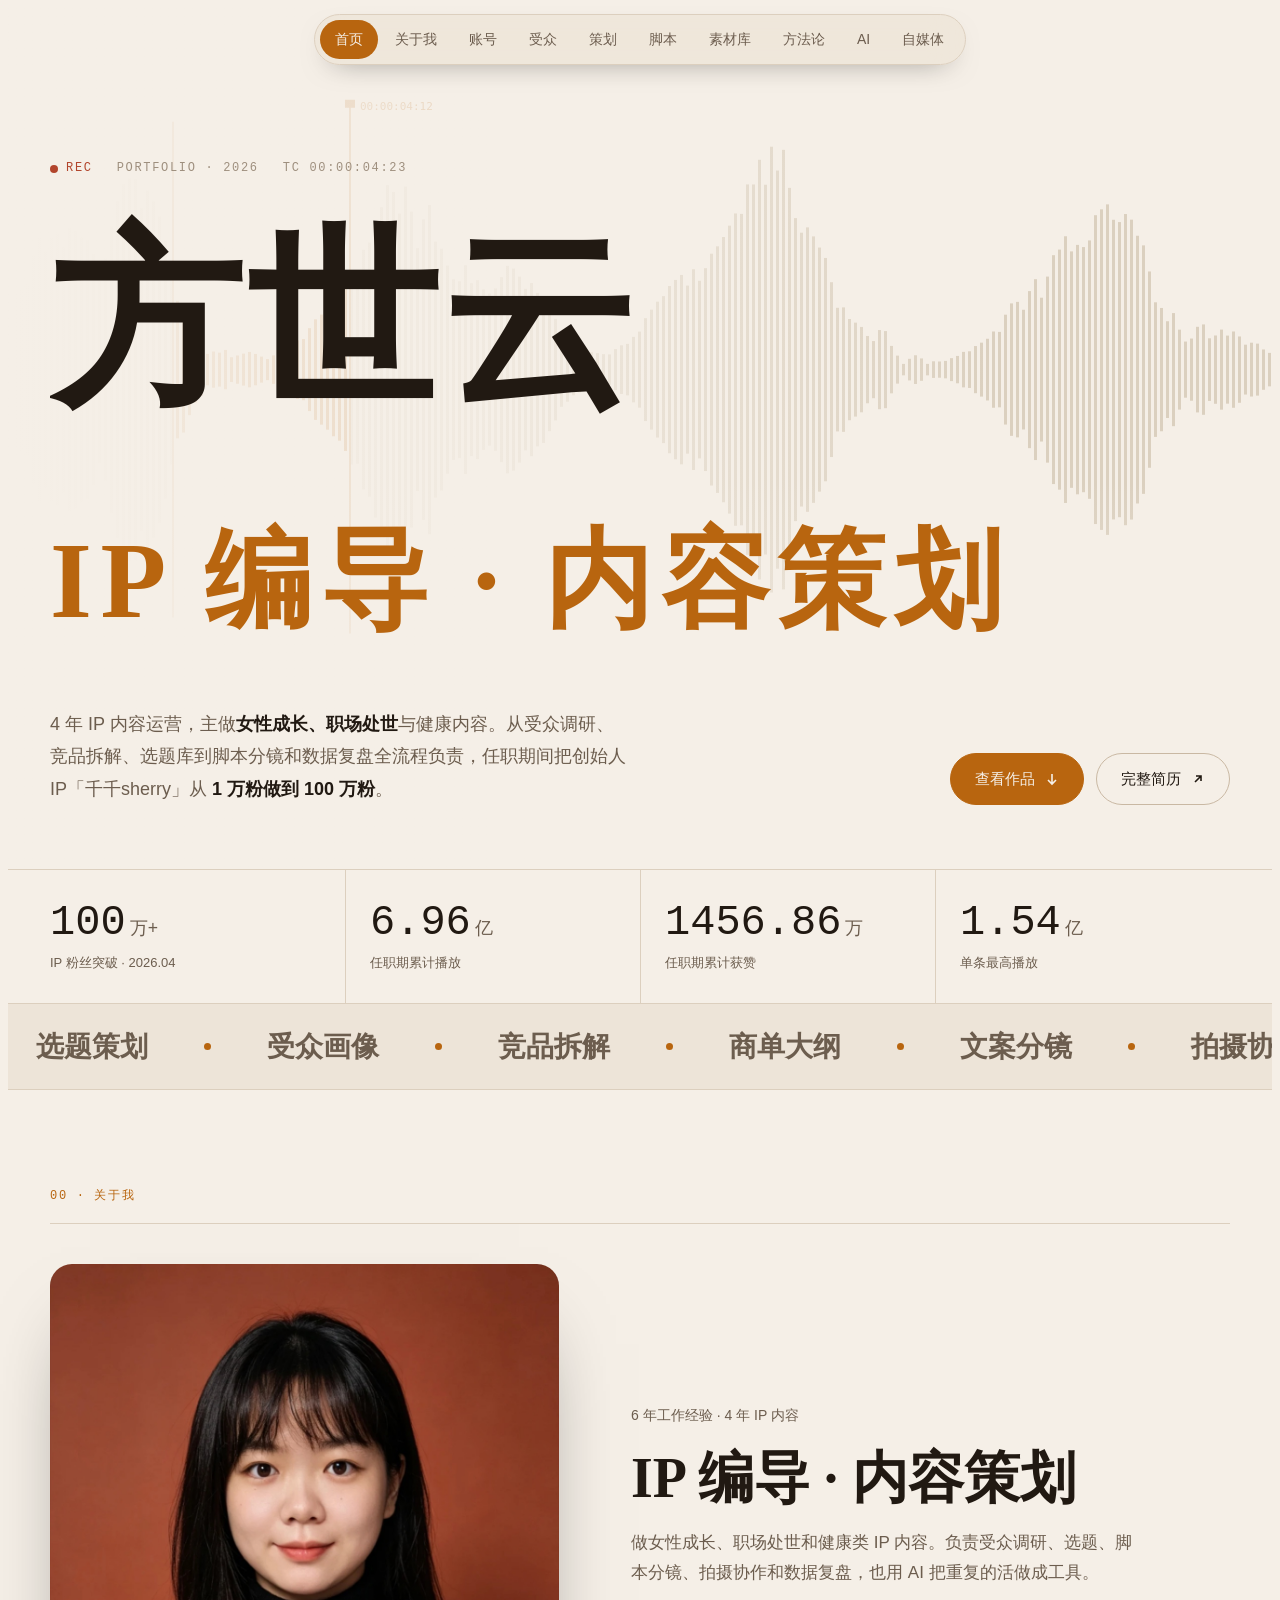
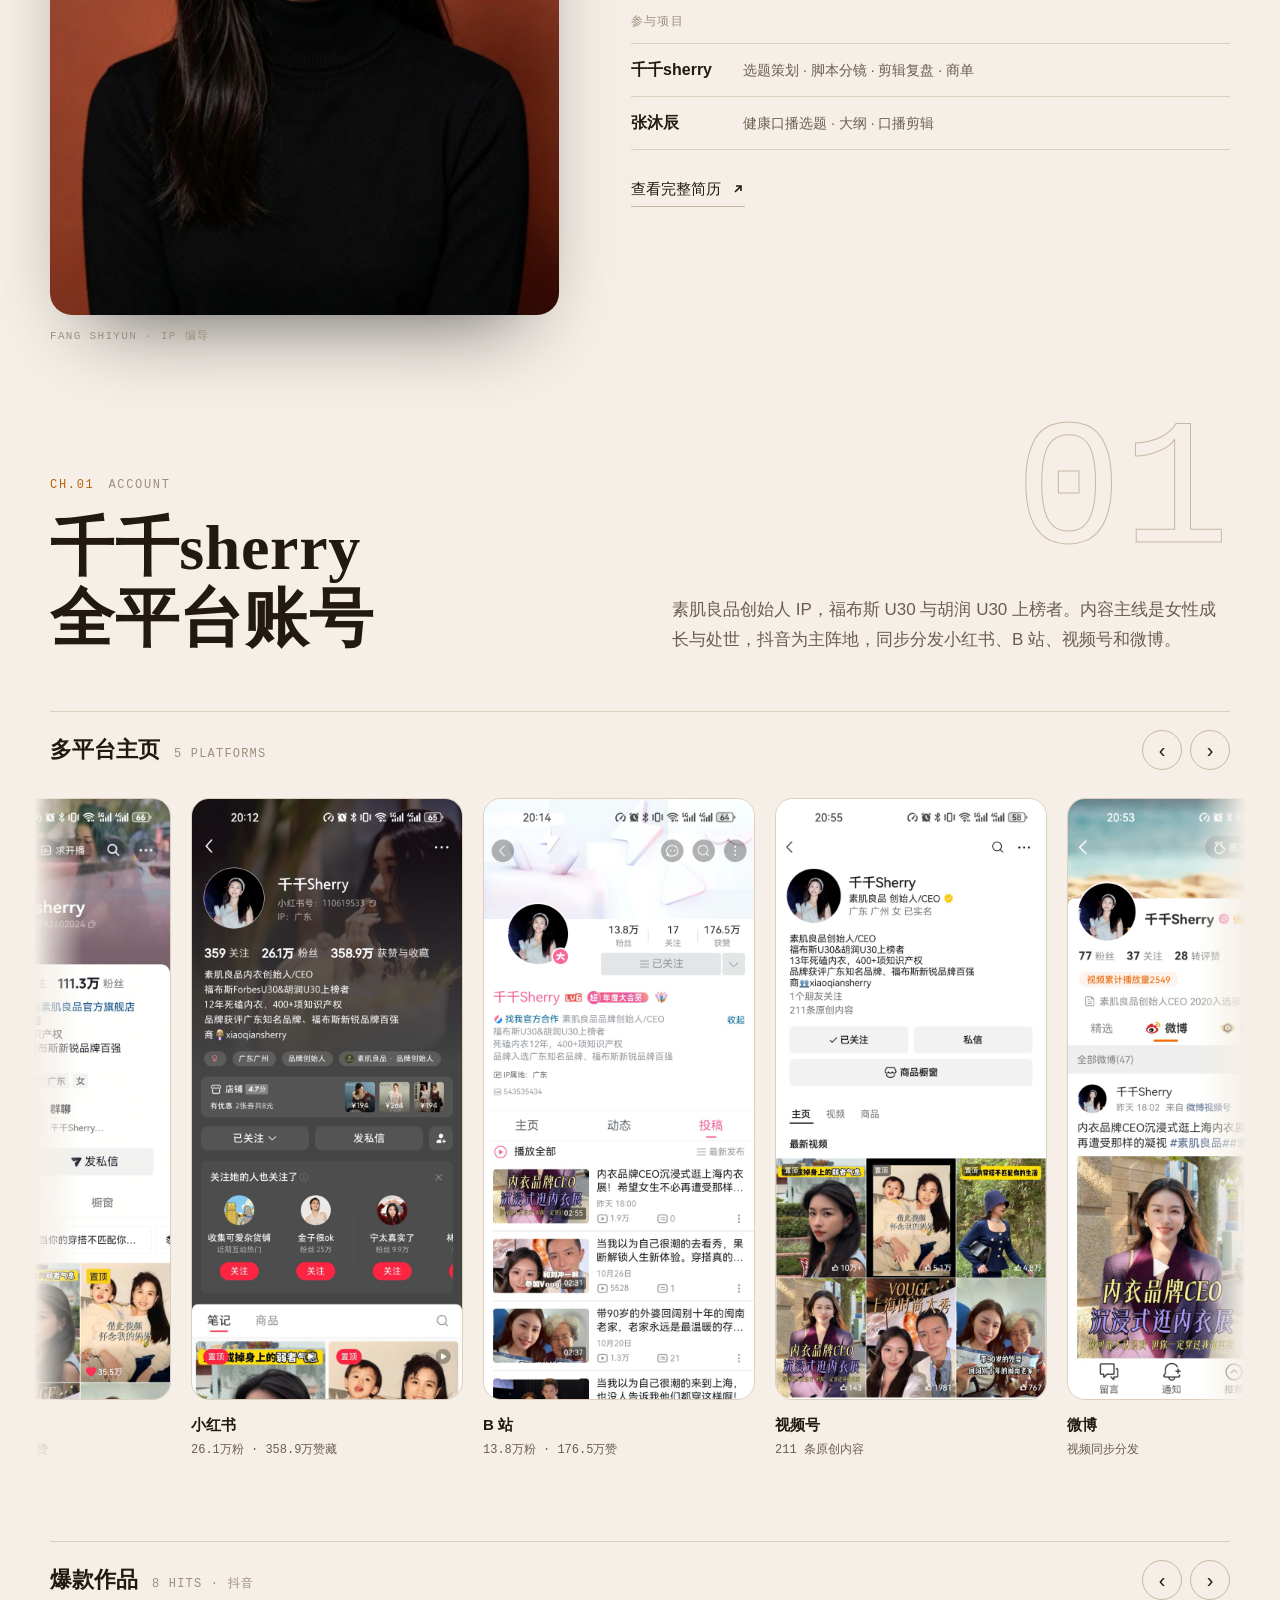
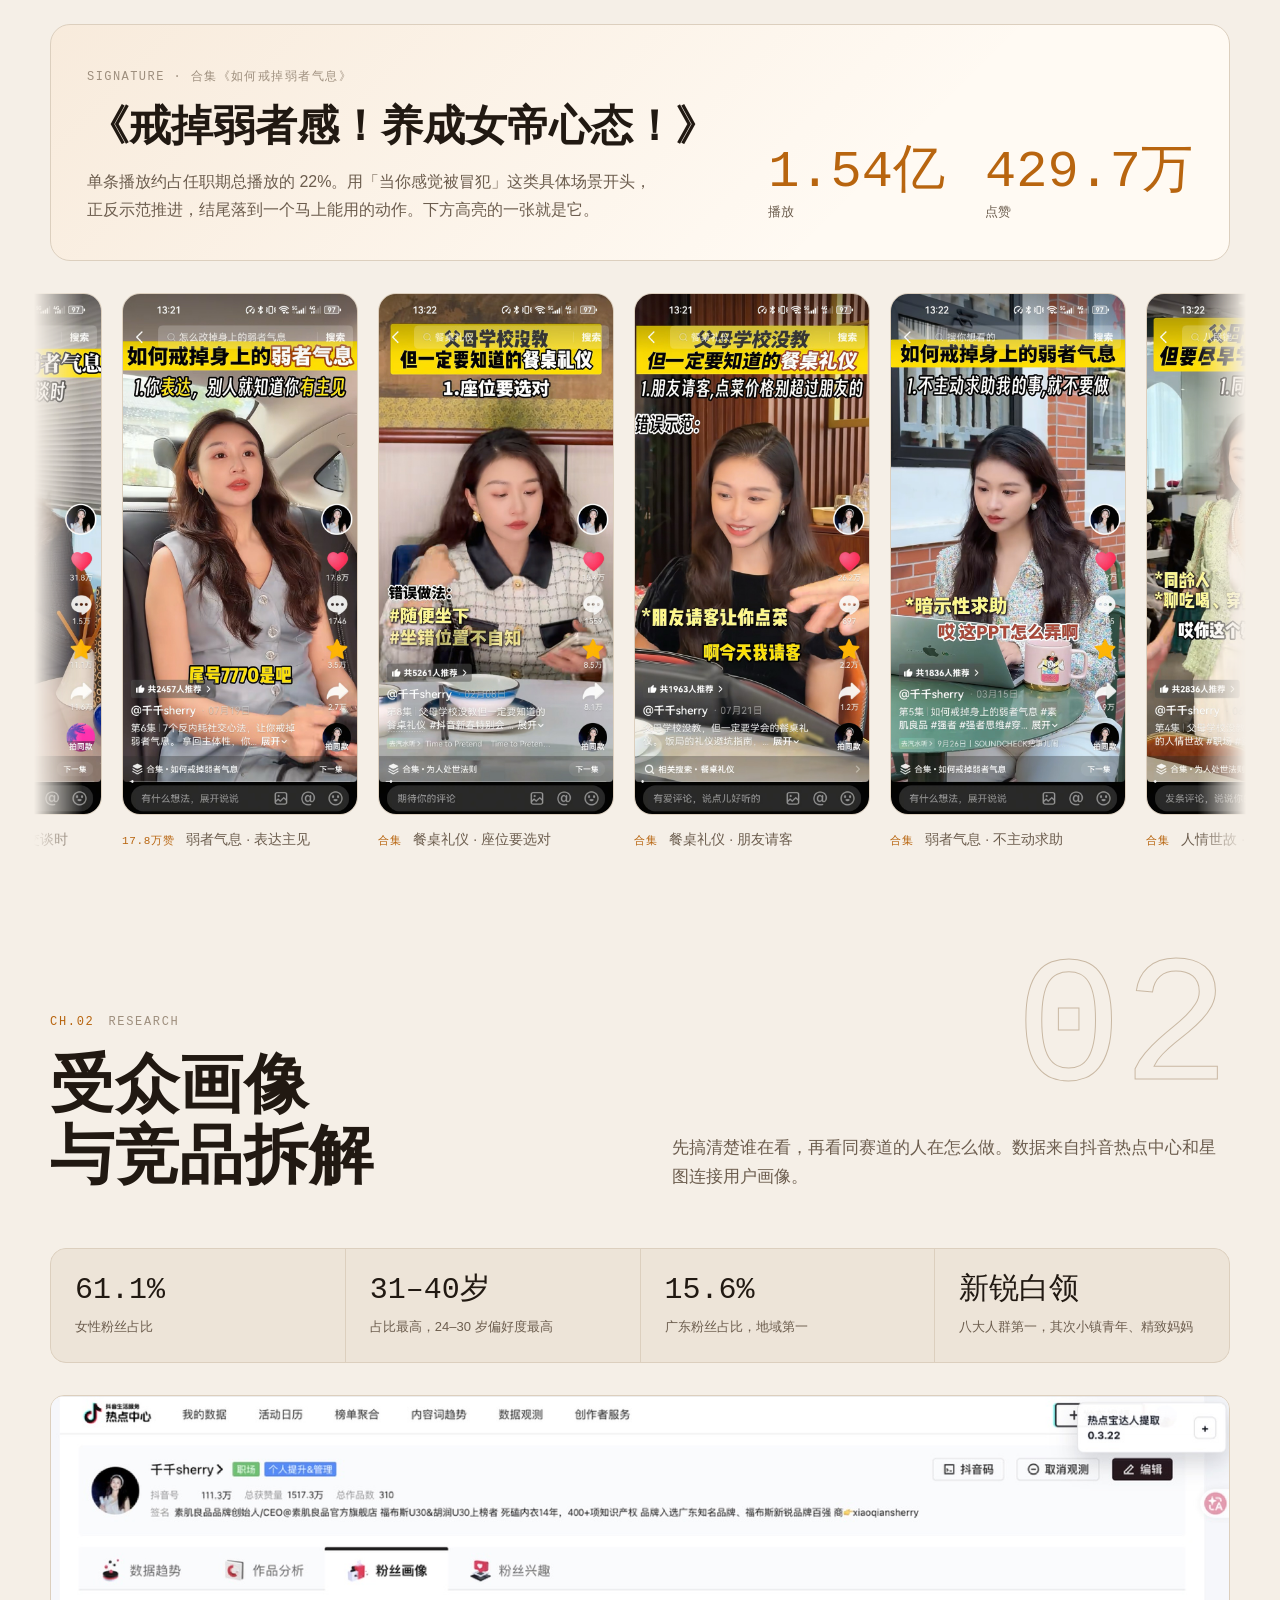
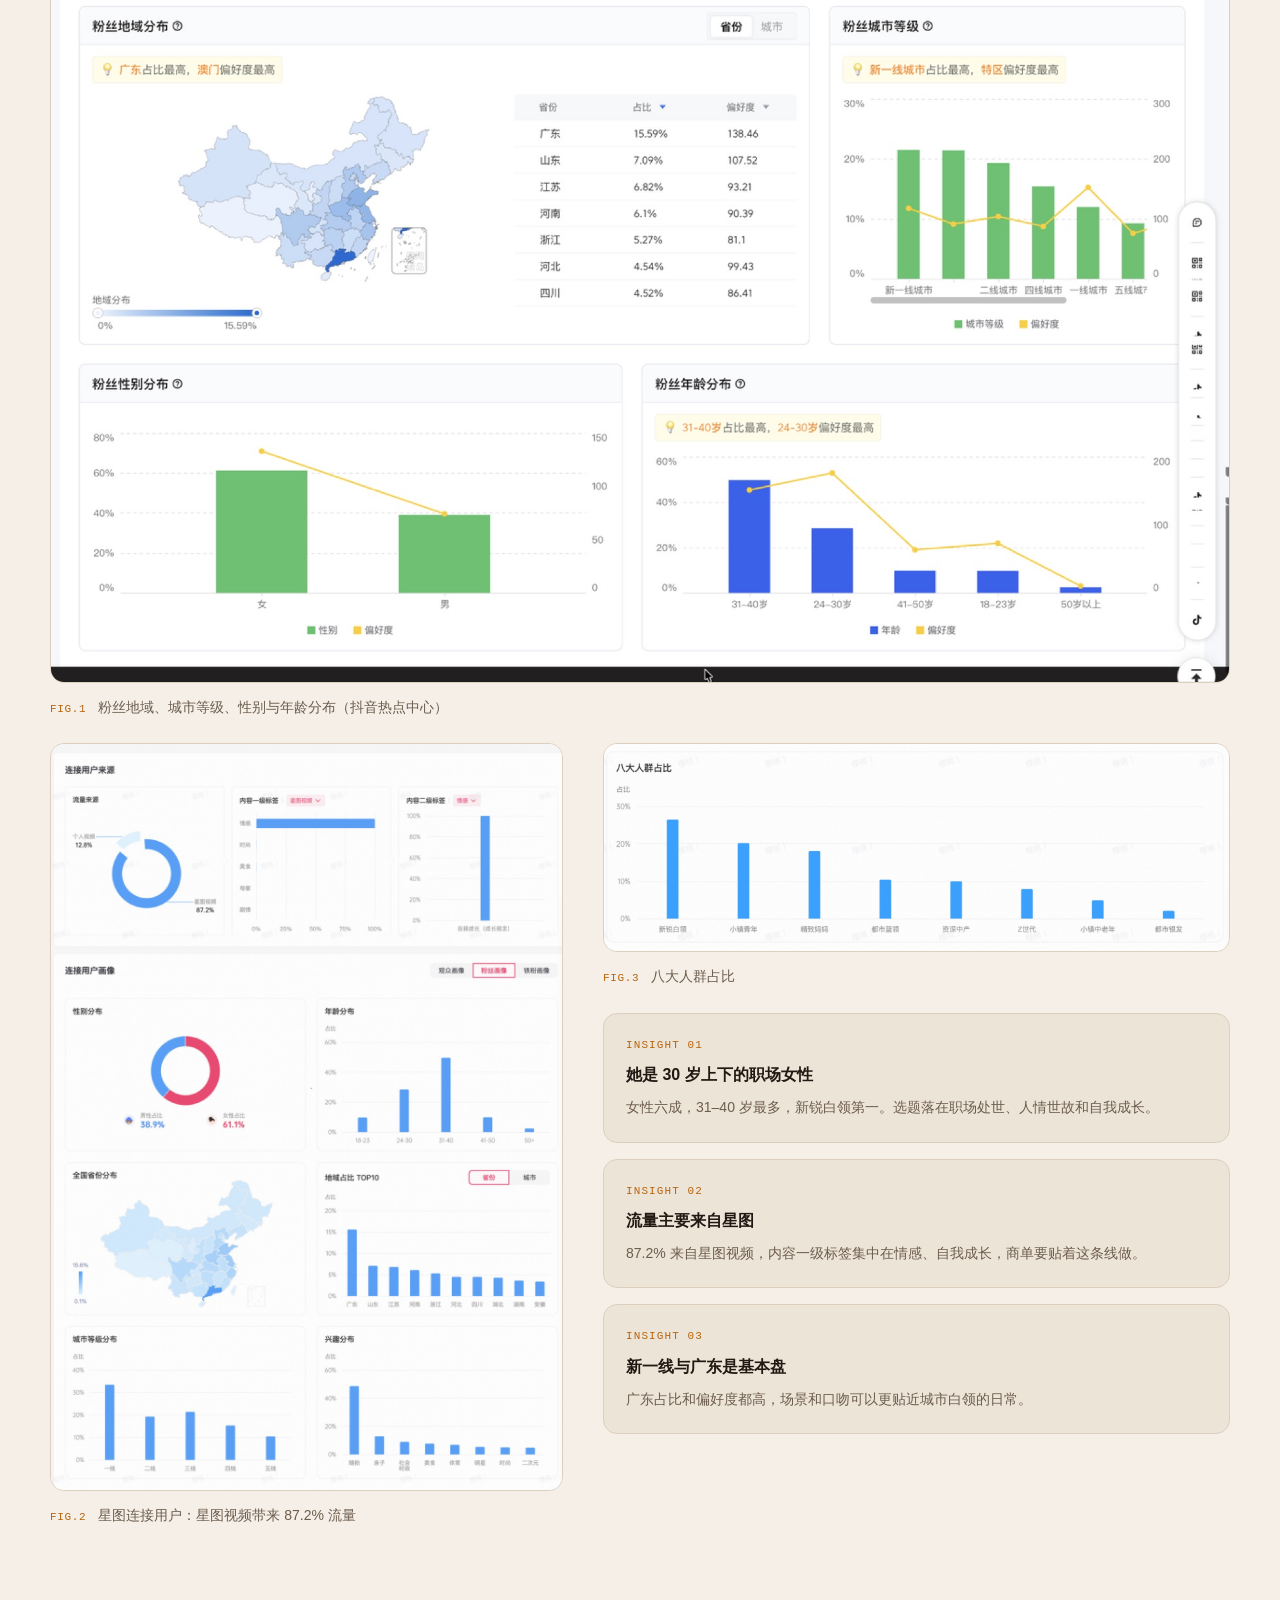
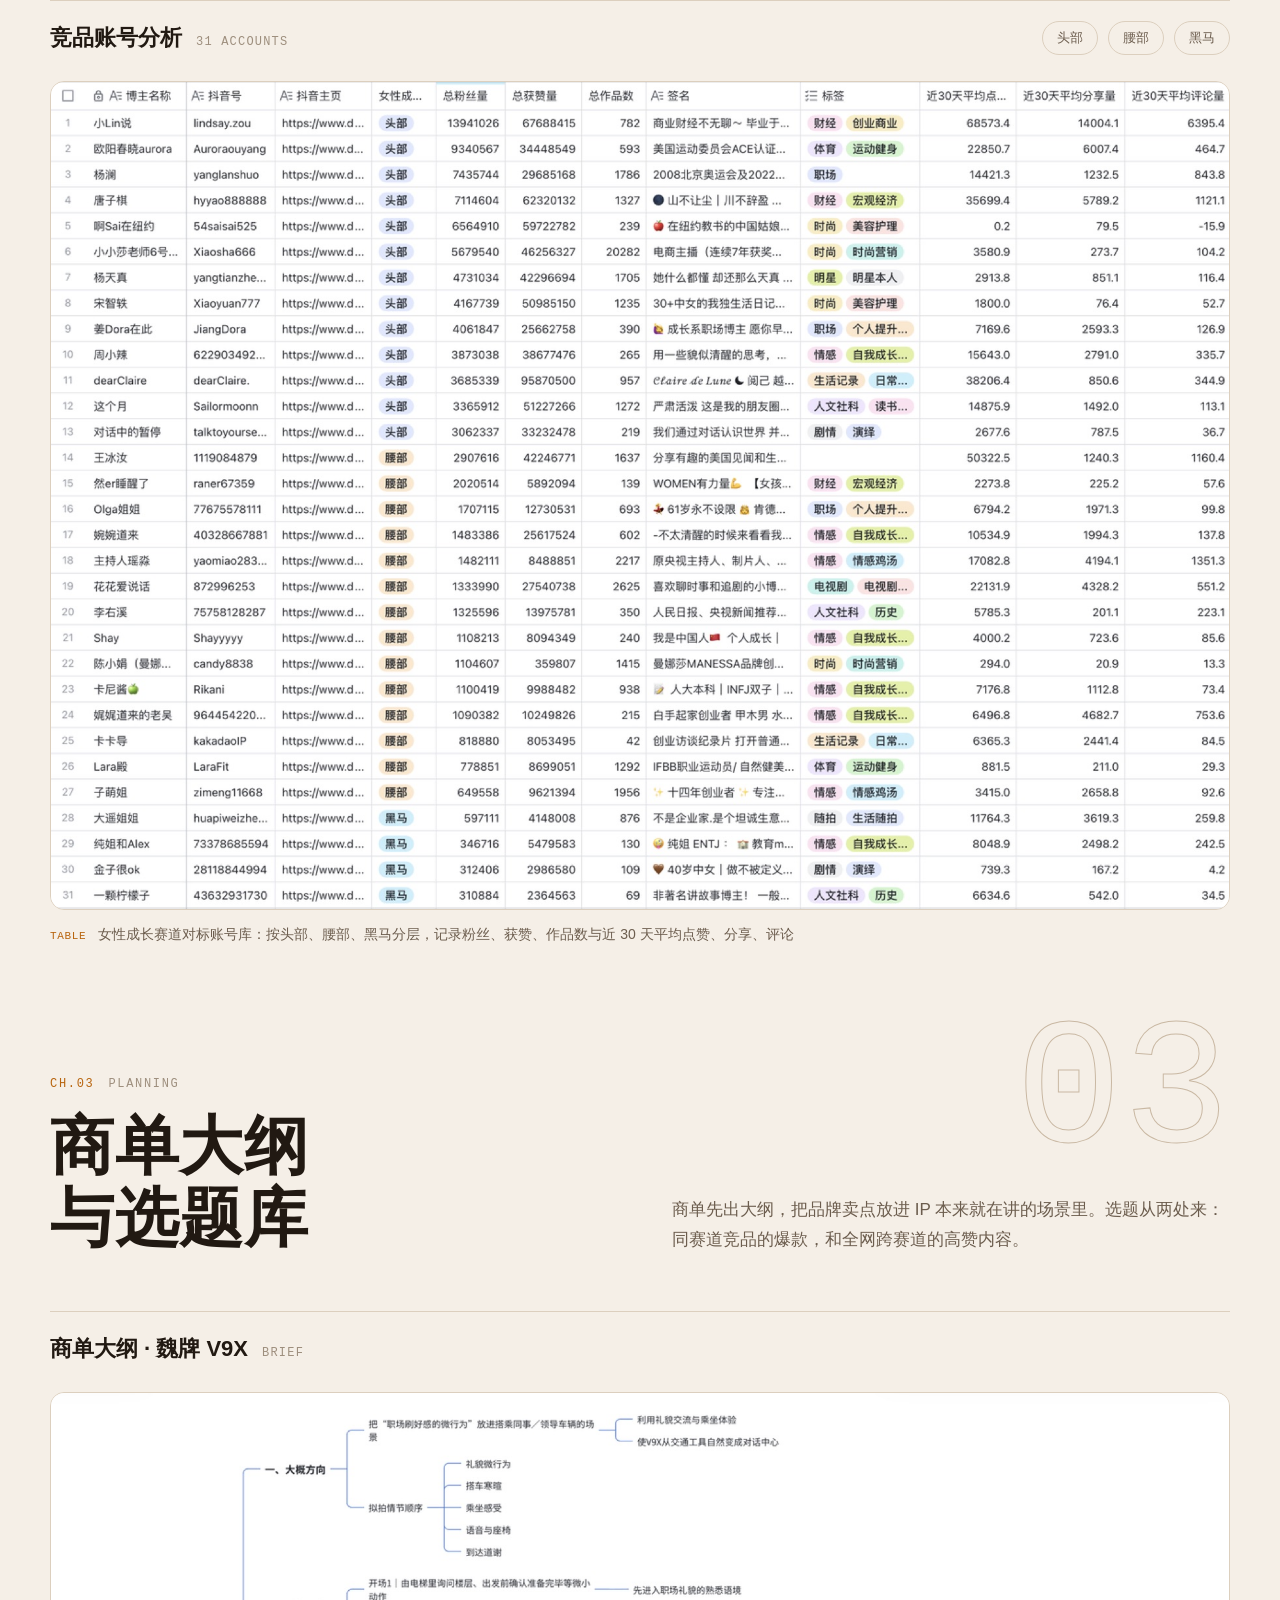
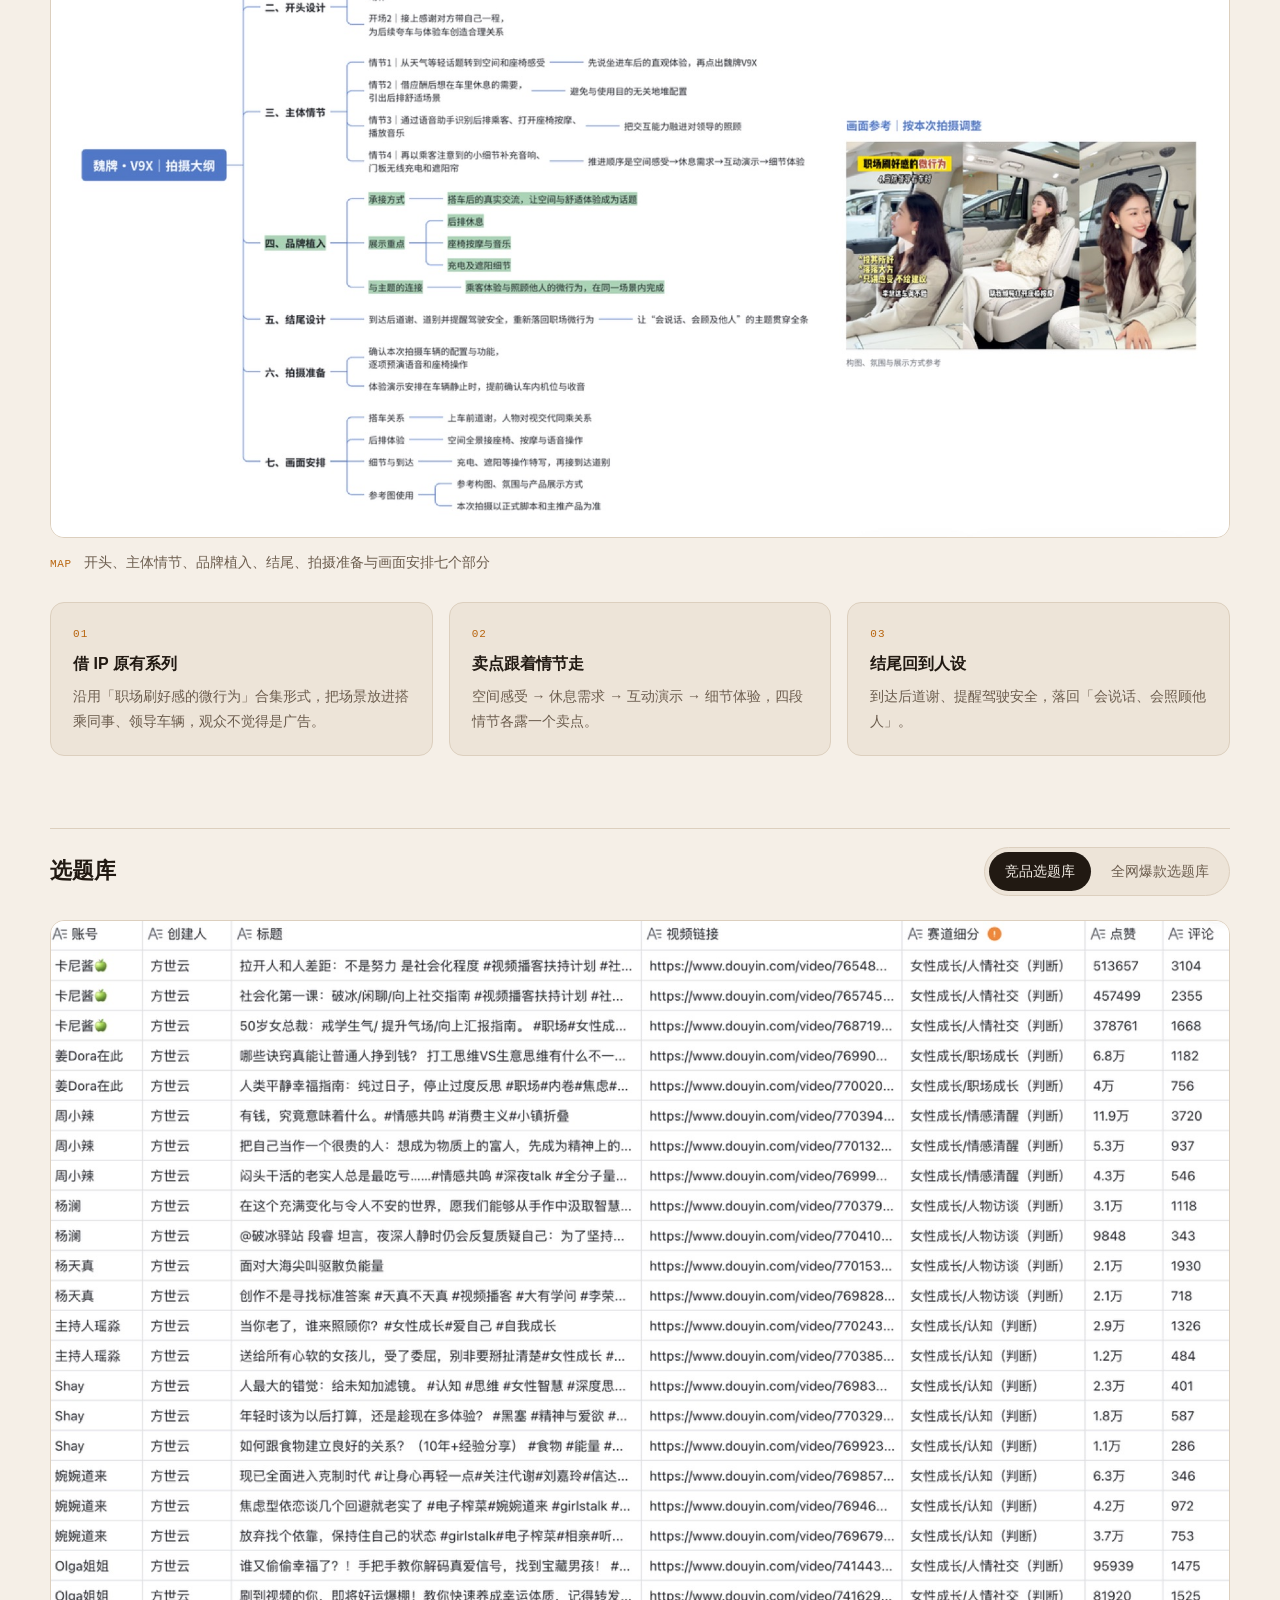
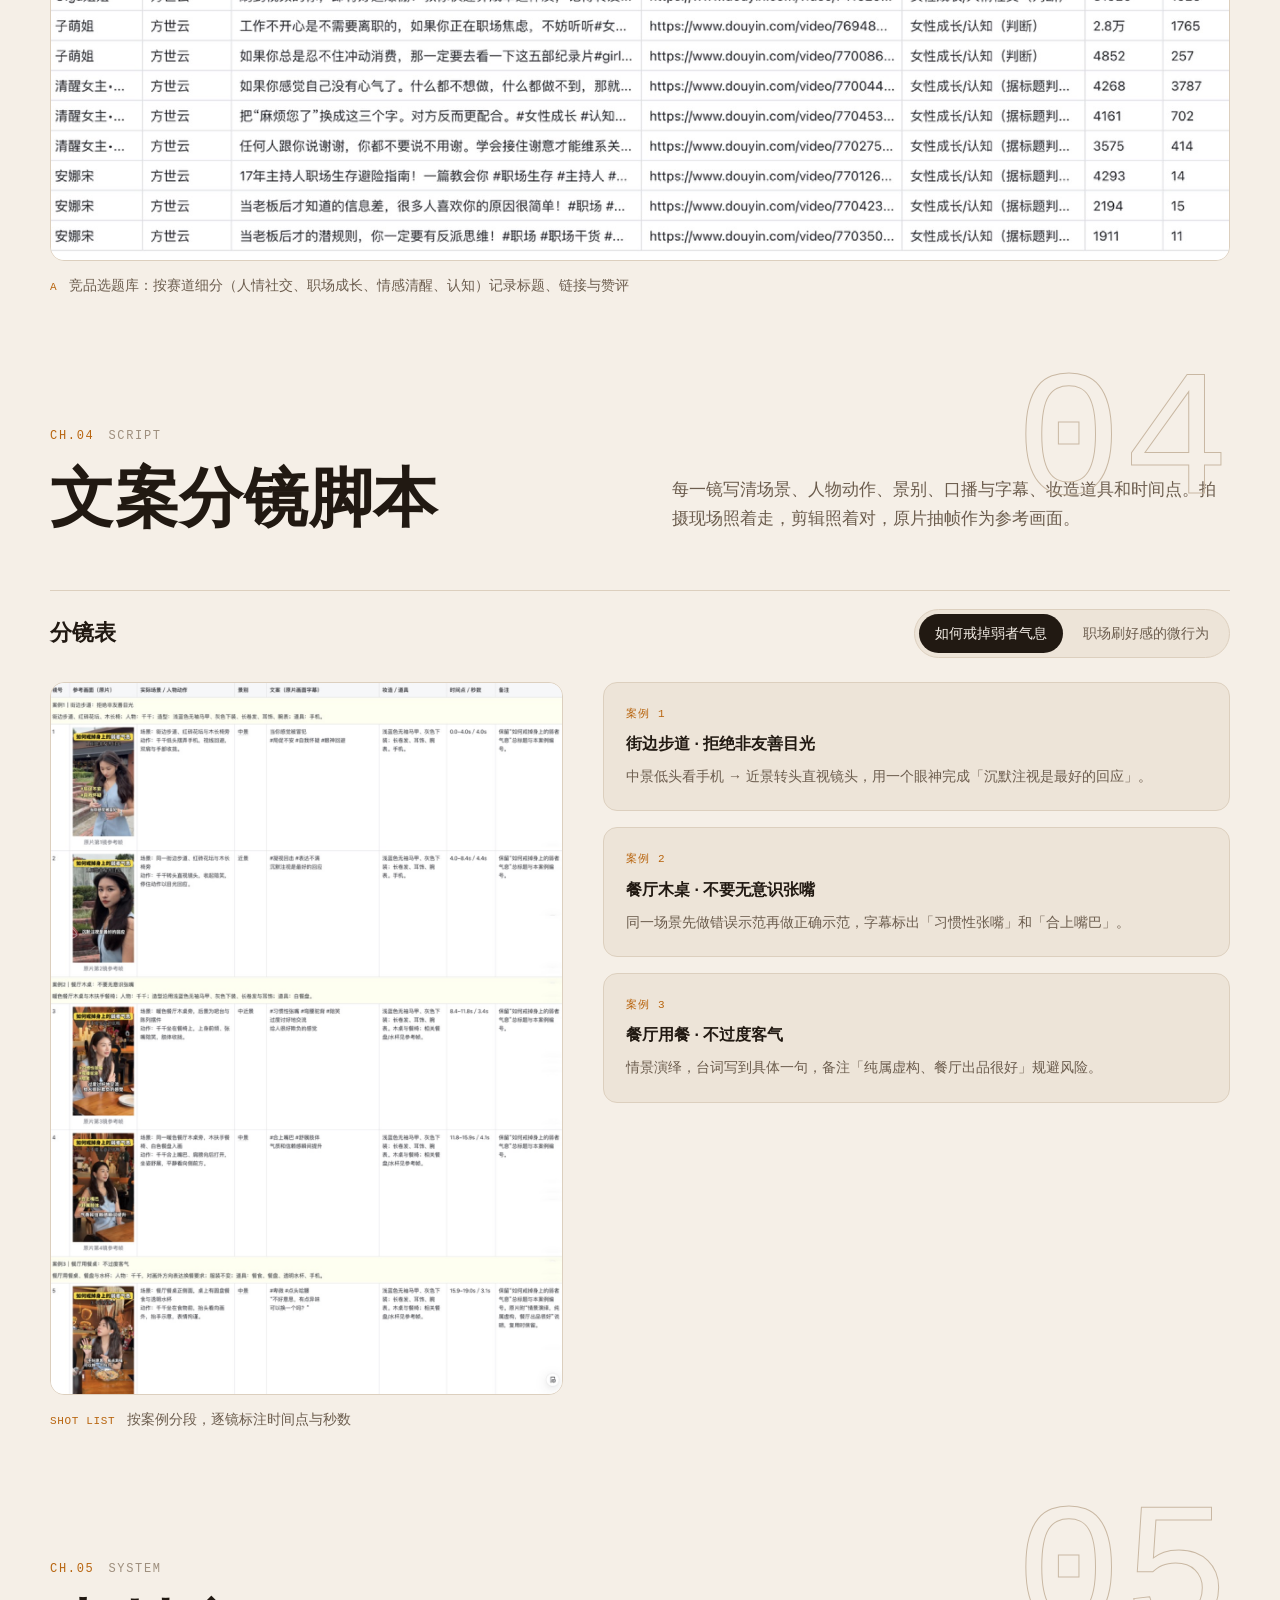
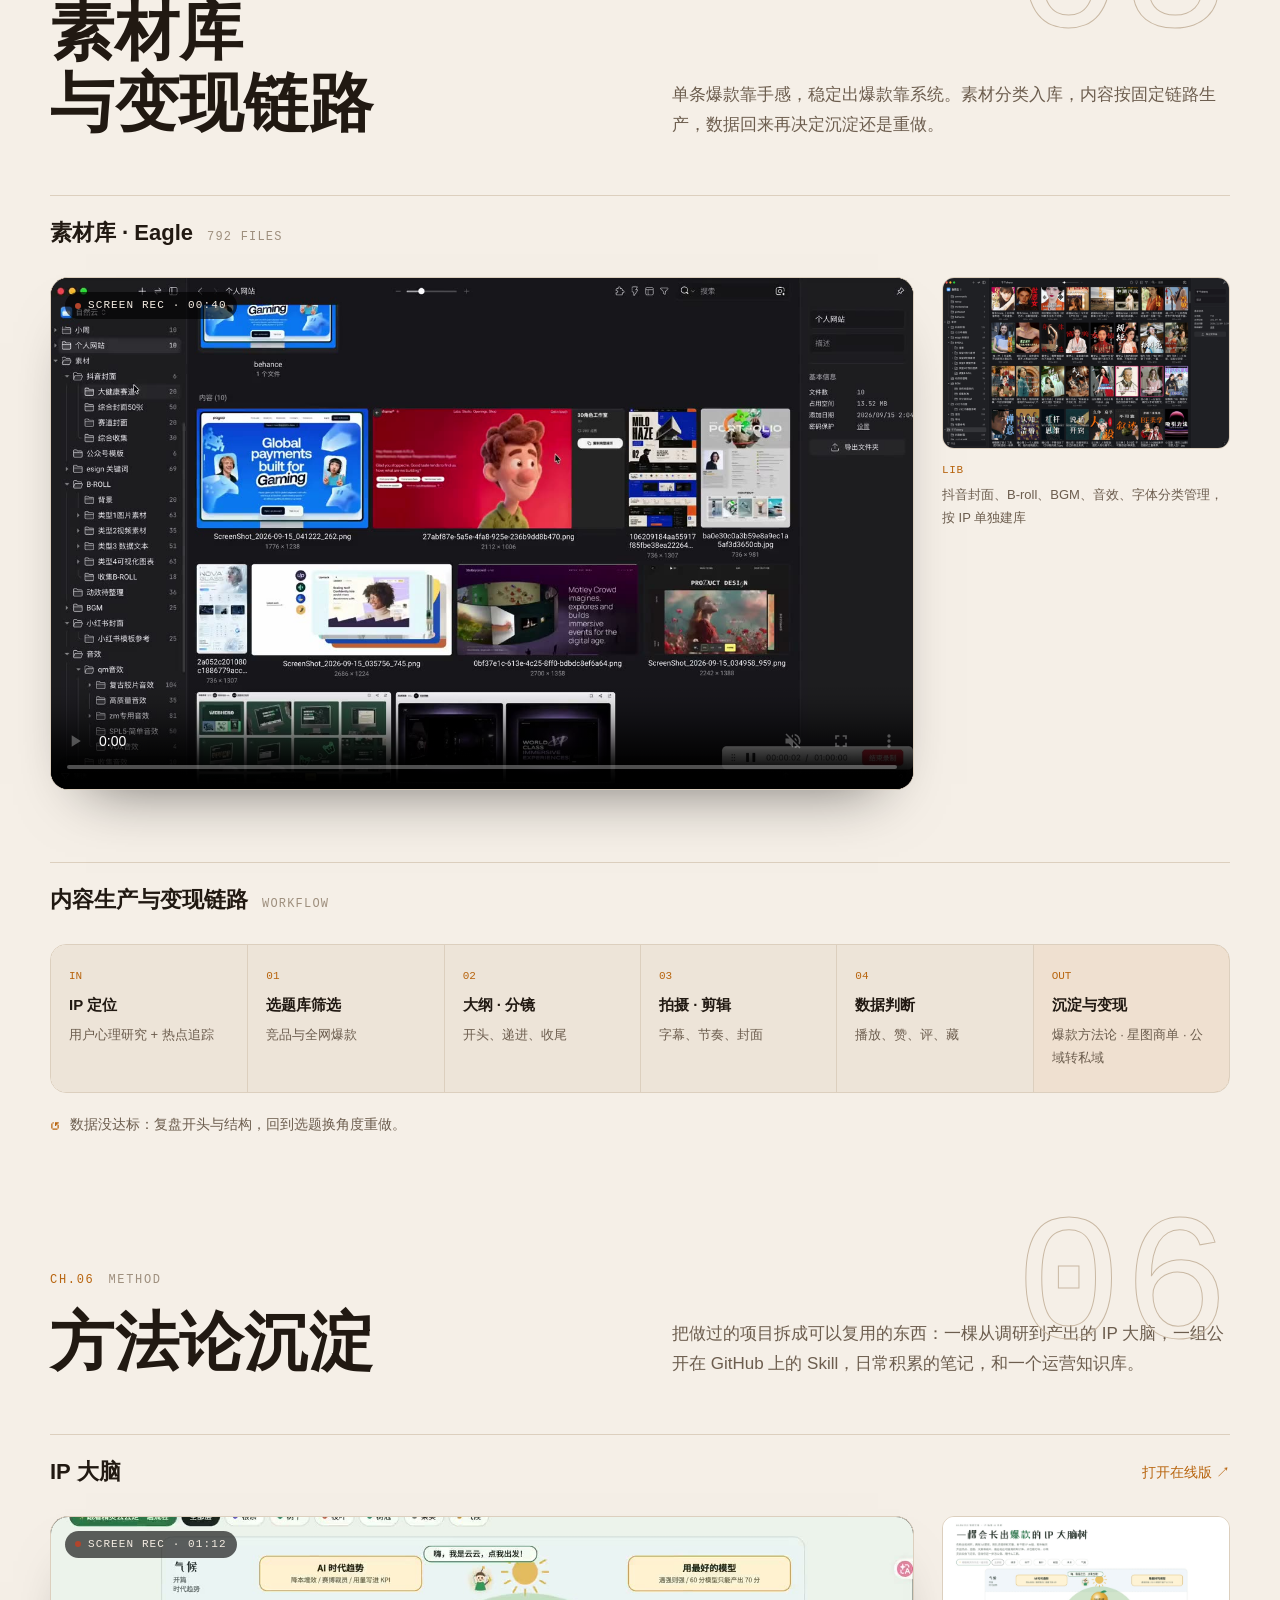
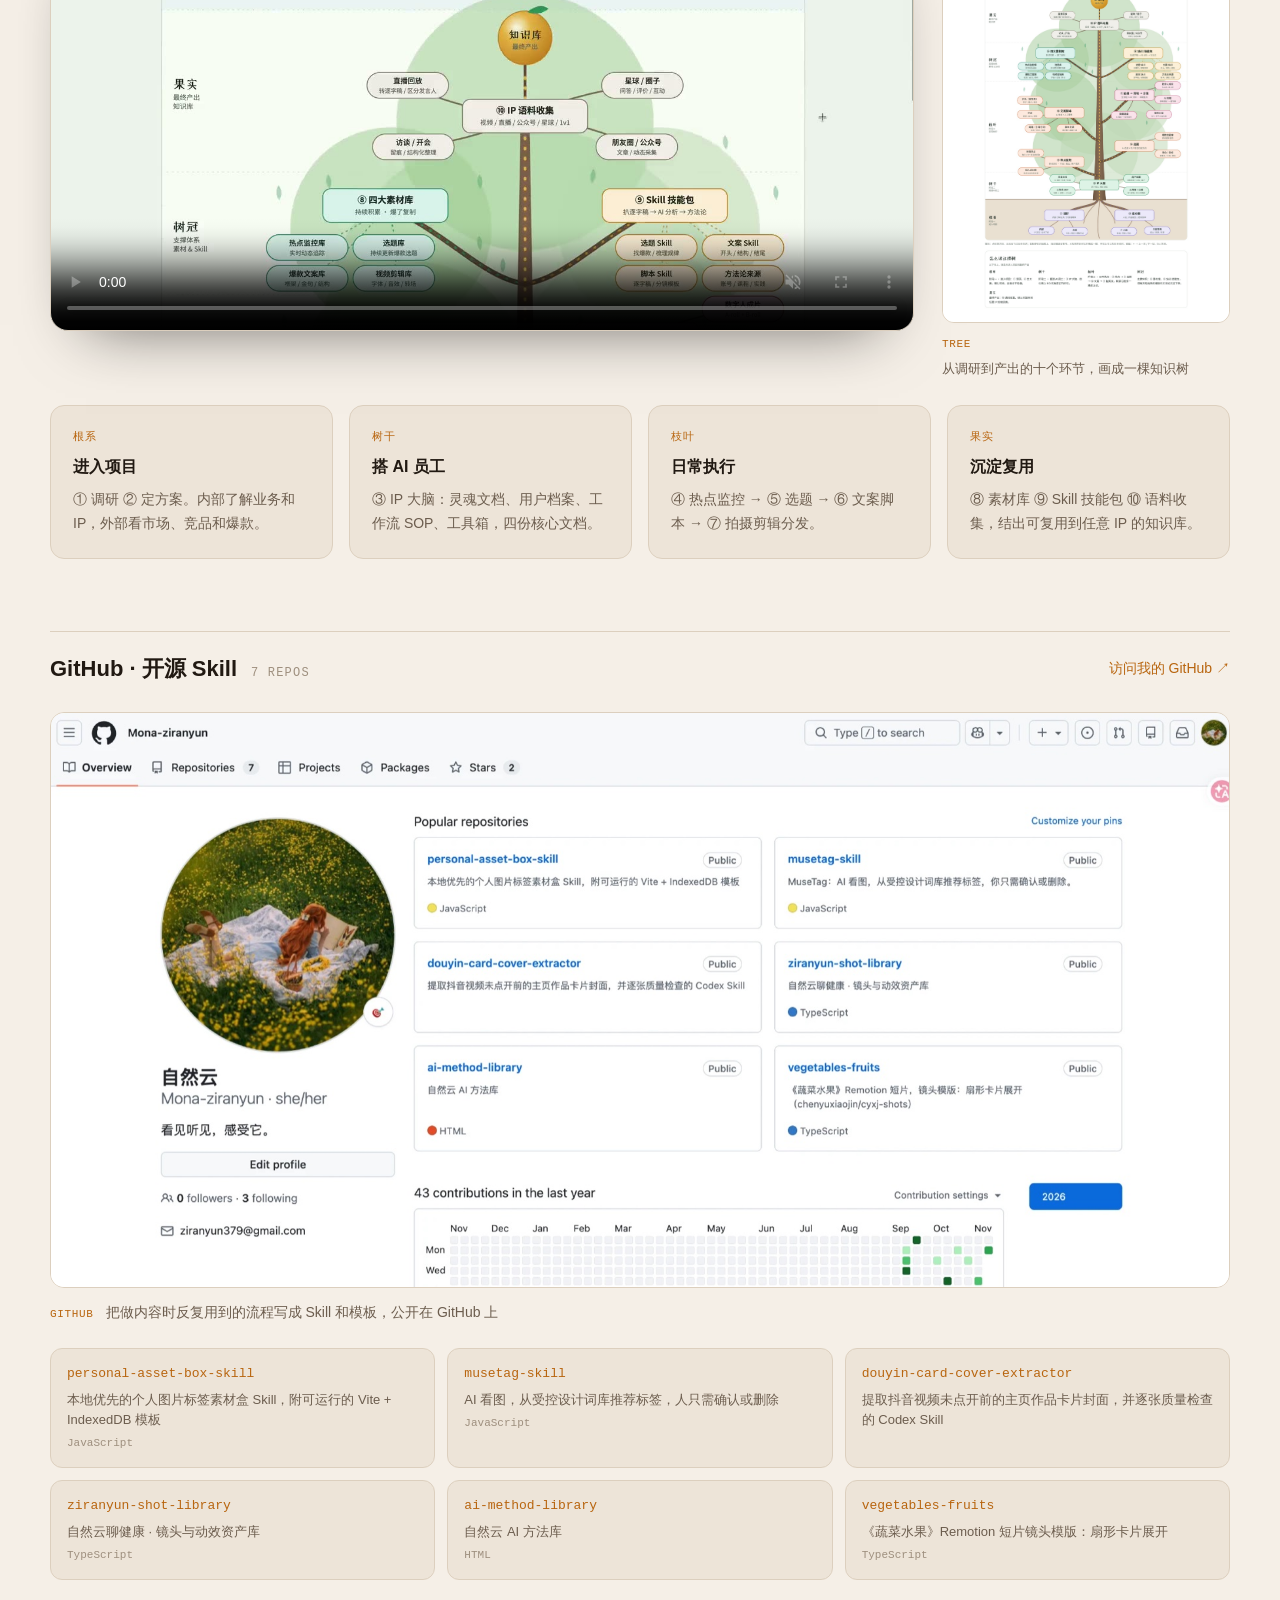
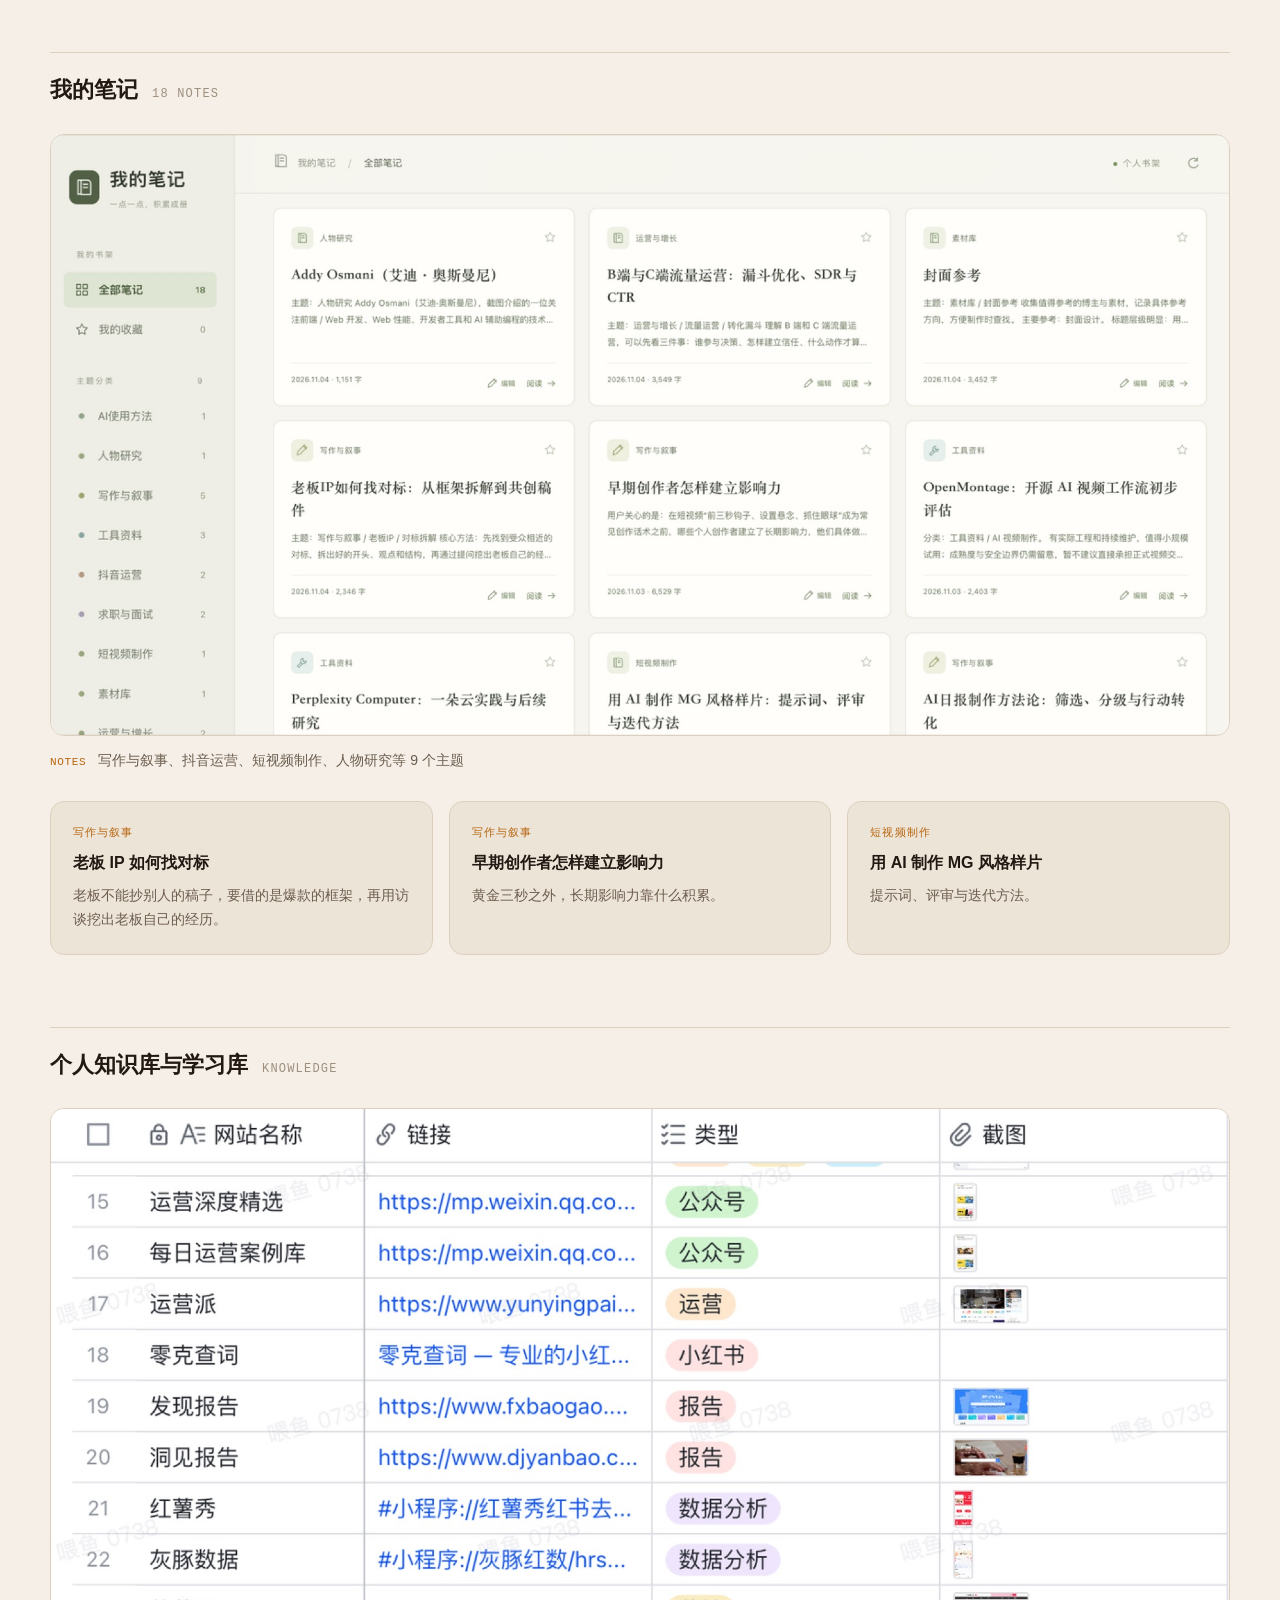
<file: index.html>
<!doctype html>
<html lang="zh-CN">
<head>
<meta charset="utf-8">
<meta name="viewport" content="width=device-width, initial-scale=1">
<meta name="description" content="方世云 · IP 编导 / 内容策划 作品集">
<title>方世云作品集</title>
<meta name="claude:viewport-fit-sides" content="cover">
<link rel="preconnect" href="https://fonts.googleapis.cn">
<link rel="preconnect" href="https://fonts.gstatic.cn" crossorigin>
<link rel="stylesheet" media="print" onload="this.media='all'" href="https://fonts.googleapis.cn/css2?family=Noto+Serif+SC:wght@600;900&family=Noto+Sans+SC:wght@400;500;700&family=JetBrains+Mono:wght@400;500&display=swap">
<style>
/* Layout: an editing-suite reel. Hero is a live audio waveform with a playhead; chapters follow how an IP video is made (调研 → 策划 → 脚本 → 系统 → AI). Every image appears once, at its own aspect ratio, never cropped. */
:root{
  --bg:#12100d; --bg-2:#1a1612; --panel:#201b16; --line:#352c23; --line-2:#4a3e31;
  --ink:#f4ece2; --muted:#a99a8b; --faint:#706355;
  --amber:#f2a24b; --amber-2:#ffcf8a; --amber-soft:rgba(242,162,75,.13); --rose:#ec8a72;
  --wave:#3a3027;
  --f-display:"Noto Serif SC","Songti SC","STSong",serif;
  --f-body:"Noto Sans SC","PingFang SC","Microsoft YaHei",sans-serif;
  --f-mono:"JetBrains Mono",ui-monospace,Menlo,monospace;
  color-scheme:dark;
}
@media (prefers-color-scheme: light){:root:not([data-theme="dark"]){
  --bg:#f5efe7; --bg-2:#ede4d8; --panel:#fffaf3; --line:#dccfbe; --line-2:#c9b8a3;
  --ink:#211912; --muted:#6c5d4e; --faint:#9e8f7e;
  --amber:#b8650f; --amber-2:#d98a2b; --amber-soft:rgba(184,101,15,.10); --rose:#b2452c;
  --wave:#d9ccbb; color-scheme:light}}
:root[data-theme="light"]{
  --bg:#f5efe7; --bg-2:#ede4d8; --panel:#fffaf3; --line:#dccfbe; --line-2:#c9b8a3;
  --ink:#211912; --muted:#6c5d4e; --faint:#9e8f7e;
  --amber:#b8650f; --amber-2:#d98a2b; --amber-soft:rgba(184,101,15,.10); --rose:#b2452c;
  --wave:#d9ccbb; color-scheme:light}

*{box-sizing:border-box}
html{scroll-behavior:smooth;scroll-padding-top:calc(env(safe-area-inset-top,0px) + 84px)}
@media (prefers-reduced-motion:reduce){html{scroll-behavior:auto}}
body{background:var(--bg);color:var(--ink);font-family:var(--f-body);font-size:16px;line-height:1.75;-webkit-font-smoothing:antialiased;overflow-x:hidden}
body::before{content:"";position:fixed;inset:0 0 auto;height:env(safe-area-inset-top,0px);z-index:30;background:var(--bg)}
a{color:inherit}
img{display:block;max-width:100%;height:auto}
:focus-visible{outline:2px solid var(--amber);outline-offset:3px;border-radius:4px}
h1,h2,h3{margin:0;text-wrap:balance}
p{margin:0}
[hidden]{display:none!important}

.gutter{padding-left:max(16px,env(safe-area-inset-left,0px));padding-right:max(16px,env(safe-area-inset-right,0px))}
.wrap{max-width:1180px;margin:0 auto}
.mono{font-family:var(--f-mono);font-variant-numeric:tabular-nums}

/* ---------- Nav ---------- */
.nav{position:fixed;left:0;right:0;top:env(safe-area-inset-top,0px);z-index:20;display:flex;justify-content:center;padding-block:14px;pointer-events:none}
.nav ul{pointer-events:auto;list-style:none;margin:0;padding:5px;display:flex;gap:2px;overflow-x:auto;max-width:100%;scrollbar-width:none;
  background:color-mix(in srgb,var(--bg-2) 78%,transparent);backdrop-filter:blur(16px) saturate(1.2);-webkit-backdrop-filter:blur(16px) saturate(1.2);
  border:1px solid var(--line);border-radius:999px;box-shadow:0 10px 30px -18px rgba(0,0,0,.6)}
.nav ul::-webkit-scrollbar{display:none}
.nav a{display:block;white-space:nowrap;text-decoration:none;font-size:14px;color:var(--muted);padding:7px 15px;border-radius:999px;transition:color .25s,background .25s}
.nav a:hover{color:var(--ink)}
.nav a.on{color:var(--bg);background:var(--amber)}

/* ---------- Hero ---------- */
.hero{position:relative;overflow:hidden;border-bottom:1px solid var(--line)}
.hero canvas{position:absolute;inset:0;width:100%;height:100%;display:block}
.hero::after{content:"";position:absolute;inset:0;pointer-events:none;
  background:linear-gradient(90deg,var(--bg) 0%,color-mix(in srgb,var(--bg) 82%,transparent) 38%,transparent 78%),linear-gradient(180deg,transparent 55%,var(--bg))}
.hero-in{position:relative;z-index:1;padding-block:150px 64px}
.tc-row{display:flex;flex-wrap:wrap;gap:8px 24px;font-family:var(--f-mono);font-size:12px;letter-spacing:.14em;color:var(--faint);text-transform:uppercase}
.tc-row .rec{color:var(--rose);display:inline-flex;align-items:center;gap:8px}
.tc-row .rec::before{content:"";width:8px;height:8px;border-radius:50%;background:var(--rose);animation:blink 1.6s steps(2,start) infinite}
@keyframes blink{to{visibility:hidden}}
.hero h1{font-family:var(--f-display);font-weight:900;font-size:clamp(76px,15vw,196px);line-height:.92;letter-spacing:.02em;margin-top:28px}
.hero h1 .ln{display:block;overflow:hidden;line-height:1.12;padding-block:.04em}
.hero h1 .ln span{display:inline-block;animation:rise 1.1s cubic-bezier(.2,.8,.2,1) both}
.hero h1 .ln:nth-child(2) span{animation-delay:.12s;color:var(--amber);font-size:.56em;letter-spacing:.08em}
@keyframes rise{from{transform:translateY(105%)}}
.hero-foot{margin-top:40px;display:grid;grid-template-columns:minmax(0,1.2fr) minmax(0,1fr);gap:32px 56px;align-items:end}
.lede{max-width:32em;color:var(--muted);font-size:18px;line-height:1.8}
.lede b{color:var(--ink);font-weight:700}
.cta{display:flex;flex-wrap:wrap;gap:12px;justify-content:flex-end}
.btn{display:inline-flex;align-items:center;gap:10px;text-decoration:none;font-size:15px;font-weight:500;padding:12px 24px;border-radius:999px;border:1px solid var(--line-2);transition:border-color .25s,transform .25s,background .25s}
.btn:hover{border-color:var(--amber);transform:translateY(-2px)}
.btn.primary{background:var(--amber);color:var(--bg);border-color:var(--amber)}
.btn svg{width:14px;height:14px}

/* ---------- Stats ---------- */
.stats{display:grid;grid-template-columns:repeat(4,minmax(0,1fr))}
.stat{padding:30px 24px 28px;display:flex;flex-direction:column;gap:6px;border-left:1px solid var(--line)}
.stat:first-child{border-left:0;padding-left:0}
.stat .v{font-family:var(--f-mono);font-size:clamp(24px,3.4vw,42px);font-weight:500;line-height:1.1;font-variant-numeric:tabular-nums;white-space:nowrap}
.stat .v small{font-size:.42em;color:var(--muted);margin-left:4px;font-family:var(--f-body)}
.stat .k{font-size:13px;color:var(--muted)}

/* ---------- Keyword marquee ---------- */
.marquee{overflow:hidden;border-block:1px solid var(--line);background:var(--bg-2);padding-block:18px}
.mq-track{display:flex;width:max-content;animation:roll 48s linear infinite}
.mq-track span{font-family:var(--f-display);font-weight:600;font-size:clamp(20px,2.4vw,28px);padding-inline:28px;white-space:nowrap;color:var(--muted);display:inline-flex;align-items:center;gap:56px}
.mq-track span::after{content:"";width:7px;height:7px;border-radius:50%;background:var(--amber)}
@keyframes roll{to{transform:translateX(-50%)}}

/* ---------- Moving reels (each image once; auto-scrolls back and forth) ---------- */
.reel{overflow-x:auto;overflow-y:hidden;scrollbar-width:none;margin-inline:calc(-1 * max(16px,env(safe-area-inset-left,0px)));padding:4px max(16px,env(safe-area-inset-left,0px)) 8px;cursor:grab;
  mask-image:linear-gradient(90deg,transparent,#000 4%,#000 96%,transparent);-webkit-mask-image:linear-gradient(90deg,transparent,#000 4%,#000 96%,transparent)}
.reel::-webkit-scrollbar{display:none}
.reel.drag{cursor:grabbing}
.reel.drag img{pointer-events:none}
.reel-track{display:flex;gap:20px;width:max-content;align-items:flex-start}
.reel-track .shot{width:clamp(180px,22vw,236px);flex:none}
.reel-track.wide .shot{width:clamp(200px,24vw,272px)}
.reel-track.land .shot{width:clamp(300px,58vw,640px)}
.reel-track.land .shot button{border-radius:14px}
.reel-track .shot button{border-radius:18px}
.reel-ctrl{display:flex;gap:8px}
.rc{font:inherit;font-size:20px;line-height:1;width:40px;height:40px;border-radius:50%;border:1px solid var(--line-2);background:transparent;color:var(--ink);cursor:pointer;transition:border-color .2s,color .2s}
.rc:hover{border-color:var(--amber);color:var(--amber)}

/* ---------- About (photo left, intro right) ---------- */
.about{padding-block:96px 0}
.about-tag{font-size:12px;letter-spacing:.14em;color:var(--amber);padding-bottom:16px;border-bottom:1px solid var(--line);margin-bottom:40px}
.about-grid{display:grid;grid-template-columns:minmax(0,.85fr) minmax(0,1fr);gap:40px 72px;align-items:center}
.about-photo{margin:0;display:flex;flex-direction:column;gap:12px}
.about-photo img{width:100%;height:auto;border-radius:22px;box-shadow:0 40px 80px -40px rgba(0,0,0,.65)}
.about-photo figcaption{font-size:11px;letter-spacing:.12em;color:var(--faint)}
.about-text{min-width:0;display:flex;flex-direction:column;gap:18px;align-items:flex-start}
.about-exp{font-size:14px;color:var(--muted)}
.about-text h2{font-family:var(--f-display);font-weight:900;font-size:clamp(34px,4.6vw,56px);line-height:1.15}
.about-text > p{color:var(--muted);font-size:17px;max-width:30em}
.about-proj{display:flex;flex-direction:column;gap:10px;width:100%;margin-top:6px}
.about-proj .mono{font-size:12px;color:var(--faint);letter-spacing:.1em}
.about-proj ul{list-style:none;margin:0;padding:0;display:flex;flex-direction:column}
.about-proj li{display:flex;flex-wrap:wrap;gap:4px 16px;align-items:baseline;padding:12px 0;border-top:1px solid var(--line)}
.about-proj li:last-child{border-bottom:1px solid var(--line)}
.about-proj li b{font-size:16px;min-width:6em}
.about-proj li span{font-size:14px;color:var(--muted)}
.about-link{display:inline-flex;align-items:center;gap:10px;margin-top:8px;text-decoration:none;font-size:15px;font-weight:500;padding-bottom:4px;border-bottom:1px solid var(--line-2);transition:border-color .2s,color .2s}
.about-link:hover{color:var(--amber);border-color:var(--amber)}
.about-link svg{width:14px;height:14px}
@media (max-width:820px){.about-grid{grid-template-columns:1fr}.about-photo{max-width:420px}}

/* ---------- Chapters ---------- */
.chapter{padding-block:128px 0;position:relative}
.ch-head{display:grid;grid-template-columns:minmax(0,1fr) minmax(0,1fr);gap:24px 64px;margin-bottom:56px;align-items:end;position:relative}
.ch-num{position:absolute;right:0;top:-70px;font-family:var(--f-mono);font-size:clamp(90px,14vw,180px);line-height:1;color:transparent;-webkit-text-stroke:1px var(--line-2);pointer-events:none;user-select:none}
.ch-tag{font-family:var(--f-mono);font-size:12px;letter-spacing:.14em;color:var(--amber);text-transform:uppercase;margin-bottom:16px;display:flex;gap:14px}
.ch-tag span{color:var(--faint)}
.ch-head h2{font-family:var(--f-display);font-weight:900;font-size:clamp(38px,5.4vw,64px);line-height:1.12;letter-spacing:.01em}
.ch-head p{color:var(--muted);font-size:17px;max-width:34em}

.sub{display:flex;align-items:center;justify-content:space-between;gap:12px 16px;flex-wrap:wrap;border-top:1px solid var(--line);padding-top:18px;margin:72px 0 24px}
.sub.first{margin-top:0}
.sub h3{font-size:22px;font-weight:700;display:flex;align-items:baseline;gap:14px;flex-wrap:wrap}
.sub h3 .mono{font-size:12px;color:var(--faint);letter-spacing:.1em;font-weight:400}
.sub-actions{display:flex;flex-wrap:wrap;align-items:center;gap:16px}

/* figures: always natural aspect ratio */
.shot{margin:0;display:flex;flex-direction:column;gap:12px;min-width:0}
.shot button{all:unset;cursor:zoom-in;display:block;border-radius:14px;overflow:hidden;border:1px solid var(--line);background:var(--panel);position:relative}
.shot button:focus-visible{outline:2px solid var(--amber);outline-offset:3px}
.shot button img{width:100%;height:auto;transition:transform .6s cubic-bezier(.2,.8,.2,1)}
.shot button:hover img{transform:scale(1.015)}
.shot button::after{content:"点击放大";position:absolute;right:12px;bottom:12px;font-size:12px;padding:4px 10px;border-radius:999px;background:rgba(0,0,0,.6);color:#f4ece2;opacity:0;transition:opacity .25s}
.shot button:hover::after{opacity:1}
.shot figcaption{font-size:14px;color:var(--muted);display:flex;gap:12px;align-items:baseline}
.media-grid{display:grid;grid-template-columns:repeat(2,minmax(0,1fr));gap:28px 24px}
.media-grid .shot a.cover{display:flex;align-items:center;justify-content:center;aspect-ratio:1800/996;border-radius:14px;overflow:hidden;border:1px solid var(--line);background:var(--panel);position:relative}
.media-grid .shot a.cover img{width:100%;height:100%;object-fit:contain;transition:transform .6s cubic-bezier(.2,.8,.2,1)}
.media-grid .shot a.cover:hover img{transform:scale(1.015)}
.media-grid .shot a.cover:focus-visible{outline:2px solid var(--amber);outline-offset:3px}
.media-grid .shot a.cover::after{content:"打开主页 ↗";position:absolute;right:12px;bottom:12px;font-size:12px;padding:4px 10px;border-radius:999px;background:rgba(0,0,0,.6);color:#f4ece2;opacity:0;transition:opacity .25s}
.media-grid .shot a.cover:hover::after,.media-grid .shot a.cover:focus-visible::after{opacity:1}
.reel-track.mix{align-items:flex-start;--h:clamp(220px,26vw,320px)}
.reel-track.mix .shot{width:calc(var(--h) * var(--r));flex:none}
.reel-track.mix .shot a.cover{display:block;height:var(--h);border-radius:14px;overflow:hidden;border:1px solid var(--line);background:var(--panel);position:relative;-webkit-user-drag:none}
.reel-track.mix .shot a.cover img{display:block;width:100%;height:100%;object-fit:contain;transition:transform .6s cubic-bezier(.2,.8,.2,1)}
.reel-track.mix .shot a.cover:hover img{transform:scale(1.015)}
.reel-track.mix .shot a.cover:focus-visible{outline:2px solid var(--amber);outline-offset:3px}
.reel-track.mix .shot a.cover::after{content:"打开 ↗";position:absolute;right:10px;bottom:10px;font-size:12px;padding:4px 10px;border-radius:999px;background:rgba(0,0,0,.6);color:#f4ece2;opacity:0;transition:opacity .25s}
.reel-track.mix .shot a.cover:hover::after{opacity:1}
.reel.drag a{pointer-events:none}
.rec-grid.apps{grid-template-columns:minmax(0,3fr) minmax(0,2fr);align-items:start}
.player-col{display:flex;flex-direction:column;gap:12px;min-width:0}
.app-grid{display:grid;grid-template-columns:repeat(2,minmax(0,1fr));gap:16px 14px}
.app-grid .shot button{aspect-ratio:3/2;display:flex;align-items:center;justify-content:center;border-radius:10px}
.app-grid .shot button img{width:100%;height:100%;object-fit:contain}
.app-grid .shot figcaption{flex-direction:column;gap:2px;font-size:12px}
.app-name{display:inline-flex;align-items:center;gap:8px;color:var(--ink);font-size:14px}
.app-name img{width:22px;height:22px;border-radius:5px;flex:none}
.app-cap{display:flex;gap:12px;align-items:center;flex-wrap:wrap;font-size:14px;color:var(--muted);margin:0}
.app-desc{color:var(--muted)}
@media (max-width:760px){.rec-grid.apps{grid-template-columns:1fr}}
.works-row{display:grid;grid-template-columns:repeat(4,minmax(0,1fr));gap:20px}
.works-row .shot a.cover{display:block;border-radius:14px;overflow:hidden;border:1px solid var(--line);background:var(--panel);position:relative}
.works-row .shot a.cover img{display:block;width:100%;height:auto;transition:transform .6s cubic-bezier(.2,.8,.2,1)}
.works-row .shot a.cover:hover img{transform:scale(1.02)}
.works-row .shot a.cover:focus-visible{outline:2px solid var(--amber);outline-offset:3px}
.works-row .shot a.cover::after{content:"播放 ↗";position:absolute;right:10px;bottom:10px;font-size:12px;padding:4px 10px;border-radius:999px;background:rgba(0,0,0,.6);color:#f4ece2;opacity:0;transition:opacity .25s}
.works-row .shot a.cover:hover::after,.works-row .shot a.cover:focus-visible::after{opacity:1}
.works-row .pf-meta b{font-size:14px;line-height:1.5}
@media (max-width:760px){.works-row{grid-template-columns:repeat(2,minmax(0,1fr));gap:16px}}
.media-grid .more{display:flex;gap:12px;flex-wrap:wrap}
.media-grid .more a{color:var(--amber);text-decoration:none}
.media-grid .more a:hover{text-decoration:underline}
@media (max-width:640px){.media-grid{grid-template-columns:1fr}}
.shot figcaption .mono{color:var(--amber);font-size:11px;flex:none;letter-spacing:.06em}

.grid-2{display:grid;grid-template-columns:minmax(0,1fr) minmax(0,1fr);gap:28px;align-items:start}
.grid-side{display:grid;grid-template-columns:minmax(0,.9fr) minmax(0,1.1fr);gap:40px;align-items:start}
.stack{display:flex;flex-direction:column;gap:24px;min-width:0}

/* platform matrix: phone screenshots shown whole */
.phones{display:grid;grid-template-columns:repeat(5,minmax(0,1fr));gap:18px;align-items:start}
.phones.four{grid-template-columns:repeat(4,minmax(0,1fr))}
.phones .shot button{border-radius:18px}
.pf-meta{display:flex;flex-direction:column;gap:2px}
.pf-meta b{font-size:15px;color:var(--ink)}
.pf-meta span{font-family:var(--f-mono);font-size:12px;color:var(--muted)}
.shot.star button{border-color:var(--amber);box-shadow:0 0 0 4px var(--amber-soft)}

.lead{display:grid;grid-template-columns:minmax(0,1fr) auto;gap:24px 48px;align-items:end;padding:36px;border-radius:20px;background:linear-gradient(135deg,var(--amber-soft),transparent 70%),var(--panel);border:1px solid var(--line);margin-bottom:28px}
.lead .eyebrow{font-family:var(--f-mono);font-size:12px;letter-spacing:.12em;color:var(--faint)}
.lead h3{font-family:var(--f-display);font-weight:900;font-size:clamp(28px,3.6vw,42px);line-height:1.3;margin-top:10px}
.lead p{margin-top:14px;color:var(--muted);max-width:36em}
.lead .nums{display:flex;gap:40px}
.lead .nums div{display:flex;flex-direction:column}
.lead .nums .v{font-family:var(--f-mono);font-size:clamp(34px,4.4vw,52px);color:var(--amber);line-height:1.05}
.lead .nums .k{font-size:13px;color:var(--muted)}

/* audience */
.insights{display:grid;grid-template-columns:repeat(4,minmax(0,1fr));gap:1px;background:var(--line);border:1px solid var(--line);border-radius:16px;overflow:hidden;margin-bottom:32px}
.insights div{background:var(--bg-2);padding:24px;display:flex;flex-direction:column;gap:8px}
.insights .v{font-family:var(--f-mono);font-size:30px;line-height:1.15;color:var(--ink)}
.insights .k{font-size:13px;color:var(--muted)}

/* tabs */
.tabs{display:inline-flex;gap:4px;padding:4px;border:1px solid var(--line);border-radius:999px;background:var(--bg-2)}
.tabs button{font:inherit;font-size:14px;border:0;background:transparent;color:var(--muted);padding:7px 16px;border-radius:999px;cursor:pointer;transition:background .25s,color .25s}
.tabs button[aria-selected="true"]{background:var(--ink);color:var(--bg)}
.panel{animation:fade .45s ease both}
@keyframes fade{from{opacity:.2;transform:translateY(8px)}}

/* text points */
.points{display:grid;grid-template-columns:repeat(3,minmax(0,1fr));gap:16px;margin-top:28px}
.points.col{grid-template-columns:1fr;margin-top:0}
.point{padding:22px;border:1px solid var(--line);border-radius:14px;background:var(--bg-2);display:flex;flex-direction:column;gap:6px}
.point .mono{font-size:11px;color:var(--amber);letter-spacing:.1em}
.point b{font-size:16px}
.point p{font-size:14px;color:var(--muted)}

.tiers{display:flex;flex-wrap:wrap;gap:10px}
.tier{font-size:13px;padding:5px 14px;border-radius:999px;border:1px solid var(--line);color:var(--muted)}
.tier b{color:var(--ink);font-family:var(--f-mono);font-weight:500;margin-left:6px}

/* recording-first blocks: big player, small thumbnail */
.rec-grid{display:grid;grid-template-columns:minmax(0,3fr) minmax(0,1fr);gap:28px;align-items:start}
.player{position:relative;border-radius:18px;overflow:hidden;border:1px solid var(--line);background:#000;box-shadow:0 30px 60px -36px rgba(0,0,0,.6)}
.player video{display:block;width:100%;height:auto}
.vlabel{position:absolute;left:14px;top:14px;z-index:1;font-family:var(--f-mono);font-size:11px;letter-spacing:.1em;background:rgba(0,0,0,.62);color:#f4ece2;padding:4px 10px;border-radius:999px;pointer-events:none;display:inline-flex;align-items:center;gap:7px}
.vlabel::before{content:"";width:6px;height:6px;border-radius:50%;background:var(--rose)}
.thumb .shot button{border-radius:12px}
.thumb .shot figcaption{font-size:13px;flex-direction:column;gap:4px}
@media (max-width:980px){
  .rec-grid{grid-template-columns:1fr}
  .thumb{max-width:260px}
  #brainPoints{grid-template-columns:1fr 1fr!important}
}
@media (max-width:640px){#brainPoints{grid-template-columns:1fr!important}}

/* github repos */
.repos{display:grid;grid-template-columns:repeat(3,minmax(0,1fr));gap:12px;min-width:0}
@media (max-width:980px){.repos{grid-template-columns:1fr 1fr}}
@media (max-width:640px){.repos{grid-template-columns:1fr}}
.repo{display:flex;flex-direction:column;gap:4px;padding:14px 16px;border:1px solid var(--line);border-radius:12px;background:var(--bg-2);text-decoration:none;transition:border-color .2s,transform .2s}
.repo:hover{border-color:var(--amber);transform:translateX(3px)}
.repo b{font-family:var(--f-mono);font-size:13px;font-weight:500;color:var(--amber);word-break:break-all}
.repo p{font-size:13px;color:var(--muted);line-height:1.55}
.repo .mono{font-size:11px;color:var(--faint)}

/* play button */
.play{font:inherit;font-size:14px;font-weight:500;display:inline-flex;align-items:center;gap:10px;cursor:pointer;
  background:var(--amber);color:var(--bg);border:0;border-radius:999px;padding:8px 18px 8px 9px;transition:transform .25s}
.play:hover{transform:translateY(-2px)}
.play i{width:24px;height:24px;border-radius:50%;background:var(--bg);position:relative;flex:none}
.play i::after{content:"";position:absolute;left:9px;top:7px;border-left:8px solid var(--amber);border-top:5px solid transparent;border-bottom:5px solid transparent}
.link{display:inline-flex;align-items:center;gap:6px;font-size:14px;color:var(--amber);text-decoration:none;border-bottom:1px solid transparent}
.link:hover{border-bottom-color:var(--amber)}

/* flow */
.flow{display:grid;grid-template-columns:repeat(6,minmax(0,1fr));gap:0;border:1px solid var(--line);border-radius:16px;overflow:hidden}
.flow .node{padding:22px 18px;display:flex;flex-direction:column;gap:6px;border-left:1px solid var(--line);position:relative;background:var(--bg-2)}
.flow .node:first-child{border-left:0}
.flow .node .mono{font-size:11px;color:var(--amber)}
.flow .node b{font-size:15px}
.flow .node p{font-size:13px;color:var(--muted)}
.flow .node.end{background:var(--amber-soft)}
.flow-loop{margin-top:14px;font-size:14px;color:var(--muted);display:flex;gap:10px;align-items:center}
.flow-loop::before{content:"↺";color:var(--amber);font-size:20px}

/* milestones */
.ms-scroll{overflow-x:auto;padding-bottom:8px}
.ms{display:grid;grid-template-columns:repeat(8,minmax(132px,1fr));min-width:1060px;position:relative}
.ms::before{content:"";position:absolute;left:0;right:0;top:40px;border-top:1px dashed var(--line-2)}
.ms-item{display:flex;flex-direction:column;gap:10px;padding-right:16px}
.ms-item .when{font-family:var(--f-mono);font-size:12px;color:var(--faint);height:24px}
.ms-item .dot{width:13px;height:13px;border-radius:50%;background:var(--bg);border:2px solid var(--muted);position:relative;z-index:1}
.ms-item.hot .dot{background:var(--amber);border-color:var(--amber);box-shadow:0 0 0 6px var(--amber-soft)}
.ms-item b{font-size:15px;line-height:1.4}
.ms-item p{font-size:13px;color:var(--muted);line-height:1.55}

/* jobs */
.jobs{display:flex;flex-direction:column}
.job{display:grid;grid-template-columns:220px minmax(0,1fr);gap:8px 48px;padding:30px 0;border-top:1px solid var(--line)}
.job:last-child{border-bottom:1px solid var(--line)}
.job .when{font-family:var(--f-mono);font-size:13px;color:var(--faint);padding-top:4px}
.job h3{font-size:20px;font-weight:700}
.job h3 span{font-weight:400;font-size:14px;color:var(--muted);margin-left:10px}
.job p{margin-top:10px;color:var(--muted);font-size:15px;max-width:46em}
.job .kpi{margin-top:14px;display:flex;flex-wrap:wrap;gap:8px}
.job .kpi span{font-family:var(--f-mono);font-size:12px;padding:3px 10px;border-radius:6px;background:var(--amber-soft);color:var(--amber)}
.skills{display:grid;grid-template-columns:repeat(3,minmax(0,1fr));margin-top:40px;border-top:1px solid var(--line)}
.skill{padding:22px 24px 22px 0;border-bottom:1px solid var(--line)}
.skill b{font-size:15px}
.skill p{font-size:14px;color:var(--muted);margin-top:4px}

/* tools */
.tools{display:grid;grid-template-columns:minmax(0,1fr) minmax(0,1fr);gap:28px}
.tool{display:flex;flex-direction:column;gap:16px;padding:24px;border:1px solid var(--line);border-radius:20px;background:var(--panel);min-width:0}
.tool header{display:flex;justify-content:space-between;align-items:baseline;gap:12px;flex-wrap:wrap}
.tool h3{font-family:var(--f-display);font-size:28px;font-weight:900}
.tool p{font-size:14px;color:var(--muted);line-height:1.7;min-height:3.4em}

/* footer */
.foot{margin-top:140px;border-top:1px solid var(--line);padding-block:80px 56px}
.foot-grid{display:grid;grid-template-columns:minmax(0,1.4fr) minmax(0,1fr);gap:40px;align-items:end}
.foot h2{font-family:var(--f-display);font-weight:900;font-size:clamp(40px,6.4vw,80px);line-height:1.1}
.foot h2 span{color:var(--amber)}
.contact{display:flex;flex-direction:column;gap:12px}
.contact .row{display:flex;flex-wrap:wrap;align-items:center;gap:10px;font-size:15px}
.contact .row .k{font-family:var(--f-mono);font-size:12px;color:var(--faint);width:56px}
.contact .row .val{font-family:var(--f-mono);user-select:all;word-break:break-all}
.copy{font:inherit;font-size:12px;border:1px solid var(--line);background:transparent;color:var(--muted);border-radius:6px;padding:2px 10px;cursor:pointer}
.copy:hover{color:var(--amber);border-color:var(--amber)}
.fine{margin-top:56px;font-family:var(--f-mono);font-size:11px;color:var(--faint);display:flex;justify-content:space-between;gap:12px;flex-wrap:wrap;letter-spacing:.08em}

/* reveal: content is visible at rest; JS only adds a gentle lift for items below the fold */
.rv{transition:transform .9s cubic-bezier(.2,.8,.2,1),opacity .9s}
.rv.pre{transform:translateY(28px);opacity:.35}

/* overlays */
.lb{position:fixed;inset:0;z-index:50;background:rgba(10,8,6,.94);display:flex;flex-direction:column;align-items:center;justify-content:center;gap:14px;
  padding:max(24px,env(safe-area-inset-top,0px)) max(64px,env(safe-area-inset-right,0px)) max(24px,env(safe-area-inset-bottom,0px)) max(64px,env(safe-area-inset-left,0px))}
.lb img,.lb video{max-width:100%;max-height:calc(100% - 64px);object-fit:contain;border-radius:8px}
.lb video{background:#000}
.lb p{color:#d9cbbb;font-size:14px;text-align:center;max-width:60em}
.lb .x{position:absolute;top:max(16px,env(safe-area-inset-top,0px));right:max(16px,env(safe-area-inset-right,0px))}
.lb .arrow{position:absolute;top:50%;transform:translateY(-50%)}
.lb .prev{left:max(10px,env(safe-area-inset-left,0px))}
.lb .next{right:max(10px,env(safe-area-inset-right,0px))}
.lb .x,.lb .arrow{background:rgba(255,255,255,.12);border:0;color:#fff;font-size:22px;width:44px;height:44px;border-radius:50%;cursor:pointer}
.lb .x:hover,.lb .arrow:hover{background:rgba(255,255,255,.22)}

@media (prefers-reduced-motion:reduce){
  .tc-row .rec::before,.mq-track,.hero h1 .ln span,.panel{animation:none}
  .rv,.rv.pre{transition:none;transform:none;opacity:1}
}

/* resume viewer */
.cv{position:fixed;inset:0;z-index:60;background:rgba(10,8,6,.94);display:flex;flex-direction:column}
.cv-bar{display:flex;justify-content:space-between;align-items:center;gap:12px;color:#d9cbbb;font-size:12px;letter-spacing:.12em;
  padding:max(12px,env(safe-area-inset-top,0px)) max(16px,env(safe-area-inset-right,0px)) 12px max(16px,env(safe-area-inset-left,0px))}
.cv-bar .x{background:rgba(255,255,255,.12);border:0;color:#fff;font-size:22px;width:44px;height:44px;border-radius:50%;cursor:pointer}
.cv-bar .x:hover{background:rgba(255,255,255,.22)}
.cv-scroll{flex:1;overflow:auto;-webkit-overflow-scrolling:touch;padding:0 max(16px,env(safe-area-inset-right,0px)) max(32px,env(safe-area-inset-bottom,0px)) max(16px,env(safe-area-inset-left,0px))}
.cv-scroll img{width:min(880px,100%);margin:0 auto;border-radius:6px;box-shadow:0 30px 80px -30px rgba(0,0,0,.8);background:#fff}

/* ---------- Responsive ---------- */
@media (max-width:980px){
  .hero-foot,.ch-head,.grid-side,.foot-grid,.lead{grid-template-columns:1fr}
  .cta{justify-content:flex-start}
  .phones{grid-template-columns:repeat(3,minmax(0,1fr))}
  .phones.four{grid-template-columns:repeat(2,minmax(0,1fr))}
  .job{grid-template-columns:1fr}
  .insights{grid-template-columns:repeat(2,minmax(0,1fr))}
  .points,.skills{grid-template-columns:1fr 1fr}
  .flow{grid-template-columns:repeat(3,minmax(0,1fr))}
  .flow .node:nth-child(4){border-left:0}
  .flow .node:nth-child(n+4){border-top:1px solid var(--line)}
}
@media (max-width:640px){
  body{font-size:15px}
  .hero-in{padding-top:120px}
  .stats{grid-template-columns:1fr 1fr}
  .stat{padding:20px 14px}
  .stat:nth-child(3){border-left:0;padding-left:0}
  .stat:nth-child(n+3){border-top:1px solid var(--line)}
  .phones{grid-template-columns:repeat(2,minmax(0,1fr))}
  .grid-2,.tools{grid-template-columns:1fr}
  .points,.skills{grid-template-columns:1fr}
  .flow{grid-template-columns:1fr 1fr}
  .flow .node:nth-child(odd){border-left:0}
  .flow .node:nth-child(4){border-left:1px solid var(--line)}
  .flow .node:nth-child(n+3){border-top:1px solid var(--line)}
  .lead{padding:22px}
  .chapter{padding-top:96px}
  .lb{padding-left:12px;padding-right:12px}
}
</style>
</head>
<body>


<nav class="nav gutter" aria-label="章节导航">
  <ul id="navlist">
    <li><a href="#top">首页</a></li>
    <li><a href="#about">关于我</a></li>
    <li><a href="#account">账号</a></li>
    <li><a href="#audience">受众</a></li>
    <li><a href="#plan">策划</a></li>
    <li><a href="#script">脚本</a></li>
    <li><a href="#system">素材库</a></li>
    <li><a href="#method">方法论</a></li>
    <li><a href="#ai">AI</a></li>
    <li><a href="#media">自媒体</a></li>
  </ul>
</nav>

<main id="top">
  <!-- HERO: live waveform -->
  <header class="hero">
    <canvas id="wave" aria-hidden="true"></canvas>
    <div class="hero-in gutter">
      <div class="wrap">
        <div class="tc-row"><span class="rec">REC</span><span>Portfolio · 2026</span><span id="tc">TC 00:00:00:00</span></div>
        <h1><span class="ln"><span>方世云</span></span><span class="ln"><span>IP 编导 · 内容策划</span></span></h1>
        <div class="hero-foot">
          <p class="lede">4 年 IP 内容运营，主做<b>女性成长、职场处世</b>与健康内容。从受众调研、竞品拆解、选题库到脚本分镜和数据复盘全流程负责，任职期间把创始人 IP「千千sherry」从 <b>1 万粉做到 100 万粉</b>。</p>
          <div class="cta">
            <a class="btn primary" href="#account">查看作品
              <svg viewBox="0 0 14 14" fill="none" stroke="currentColor" stroke-width="1.6" aria-hidden="true"><path d="M7 2v10M3 8l4 4 4-4"/></svg></a>
            <a class="btn" href="#cv" data-resume>完整简历
              <svg viewBox="0 0 14 14" fill="none" stroke="currentColor" stroke-width="1.6" aria-hidden="true"><path d="M4 10L10 4M5 4h5v5"/></svg></a>
          </div>
        </div>
      </div>
    </div>
  </header>

  <div class="gutter">
    <section class="wrap stats" aria-label="核心数据">
      <div class="stat"><span class="v" data-count="100">100<small>万+</small></span><span class="k">IP 粉丝突破 · 2026.04</span></div>
      <div class="stat"><span class="v">6.96<small>亿</small></span><span class="k">任职期累计播放</span></div>
      <div class="stat"><span class="v">1456.86<small>万</small></span><span class="k">任职期累计获赞</span></div>
      <div class="stat"><span class="v">1.54<small>亿</small></span><span class="k">单条最高播放</span></div>
    </section>
  </div>

  <div class="marquee" aria-hidden="true">
    <div class="mq-track" id="mq"></div>
  </div>

  <!-- ABOUT -->
  <section class="about gutter" id="about" aria-label="关于我">
    <div class="wrap">
      <div class="about-tag mono">00 · 关于我</div>
      <div class="about-grid rv">
        <figure class="about-photo">
          <img src="assets/web/portrait.jpg" alt="方世云的照片" width="1094" height="1400">
          <figcaption class="mono">FANG SHIYUN · IP 编导</figcaption>
        </figure>
        <div class="about-text">
          <span class="about-exp">6 年工作经验 · 4 年 IP 内容</span>
          <h2>IP 编导 · 内容策划</h2>
          <p>做女性成长、职场处世和健康类 IP 内容。负责受众调研、选题、脚本分镜、拍摄协作和数据复盘，也用 AI 把重复的活做成工具。</p>
          <div class="about-proj">
            <span class="mono">参与项目</span>
            <ul>
              <li><b>千千sherry</b><span>选题策划 · 脚本分镜 · 剪辑复盘 · 商单</span></li>
              <li><b>张沐辰</b><span>健康口播选题 · 大纲 · 口播剪辑</span></li>
            </ul>
          </div>
          <a class="about-link" href="#cv" data-resume>查看完整简历
            <svg viewBox="0 0 14 14" fill="none" stroke="currentColor" stroke-width="1.6" aria-hidden="true"><path d="M4 10L10 4M5 4h5v5"/></svg></a>
        </div>
      </div>
    </div>
  </section>

  <!-- 02 ACCOUNT -->
  <section class="chapter gutter" id="account">
    <div class="wrap">
      <div class="ch-head rv">
        <span class="ch-num" aria-hidden="true">01</span>
        <div><div class="ch-tag">CH.01<span>Account</span></div><h2>千千sherry<br>全平台账号</h2></div>
        <p>素肌良品创始人 IP，福布斯 U30 与胡润 U30 上榜者。内容主线是女性成长与处世，抖音为主阵地，同步分发小红书、B 站、视频号和微博。</p>
      </div>

      <div class="sub first"><h3>多平台主页 <span class="mono">5 PLATFORMS</span></h3><div class="reel-ctrl"><button type="button" class="rc" data-reel="reelA" data-step="-1" aria-label="向左">‹</button><button type="button" class="rc" data-reel="reelA" data-step="1" aria-label="向右">›</button></div></div>
      <div class="reel rv" id="reelA" data-dir="1"><div class="reel-track wide" data-gallery>
        <figure class="shot"><button type="button"><img src="assets/web/01.jpg" alt="抖音主页" loading="lazy" width="720" height="1600"></button>
          <figcaption><span class="pf-meta"><b>抖音</b><span>111.3万粉 · 1517.2万赞</span></span></figcaption></figure>
        <figure class="shot"><button type="button"><img src="assets/web/02.jpg" alt="小红书主页" loading="lazy" width="720" height="1600"></button>
          <figcaption><span class="pf-meta"><b>小红书</b><span>26.1万粉 · 358.9万赞藏</span></span></figcaption></figure>
        <figure class="shot"><button type="button"><img src="assets/web/03.jpg" alt="B站主页" loading="lazy" width="720" height="1600"></button>
          <figcaption><span class="pf-meta"><b>B 站</b><span>13.8万粉 · 176.5万赞</span></span></figcaption></figure>
        <figure class="shot"><button type="button"><img src="assets/web/04.jpg" alt="视频号主页" loading="lazy" width="720" height="1600"></button>
          <figcaption><span class="pf-meta"><b>视频号</b><span>211 条原创内容</span></span></figcaption></figure>
        <figure class="shot"><button type="button"><img src="assets/web/05.jpg" alt="微博主页" loading="lazy" width="720" height="1600"></button>
          <figcaption><span class="pf-meta"><b>微博</b><span>视频同步分发</span></span></figcaption></figure>
      </div></div>

      <div class="sub"><h3>爆款作品 <span class="mono">8 HITS · 抖音</span></h3><div class="reel-ctrl"><button type="button" class="rc" data-reel="reelB" data-step="-1" aria-label="向左">‹</button><button type="button" class="rc" data-reel="reelB" data-step="1" aria-label="向右">›</button></div></div>
      <div class="lead rv">
        <div>
          <span class="eyebrow">SIGNATURE · 合集《如何戒掉弱者气息》</span>
          <h3>《戒掉弱者感！养成女帝心态！》</h3>
          <p>单条播放约占任职期总播放的 22%。用「当你感觉被冒犯」这类具体场景开头，正反示范推进，结尾落到一个马上能用的动作。下方高亮的一张就是它。</p>
        </div>
        <div class="nums">
          <div><span class="v">1.54亿</span><span class="k">播放</span></div>
          <div><span class="v">429.7万</span><span class="k">点赞</span></div>
        </div>
      </div>
      <div class="reel rv" id="reelB" data-dir="-1"><div class="reel-track" data-gallery>
        <figure class="shot star"><button type="button"><img src="assets/web/16.jpg" alt="如何戒掉身上的弱者气息 · 拒绝非友善目光" loading="lazy" width="720" height="1600"></button><figcaption><span class="mono">429.7万赞</span>弱者气息 · 拒绝非友善目光</figcaption></figure>
        <figure class="shot"><button type="button"><img src="assets/web/17.jpg" alt="父母学校没教的处世法则 · 出门在外身份是自己给的" loading="lazy" width="720" height="1600"></button><figcaption><span class="mono">111.9万赞</span>处世法则 · 身份是自己给的</figcaption></figure>
        <figure class="shot"><button type="button"><img src="assets/web/10.jpg" alt="如何戒掉身上的弱者气息 · 社交交谈" loading="lazy" width="720" height="1600"></button><figcaption><span class="mono">31.8万赞</span>弱者气息 · 社交交谈时</figcaption></figure>
        <figure class="shot"><button type="button"><img src="assets/web/15.jpg" alt="如何戒掉身上的弱者气息 · 表达主见" loading="lazy" width="720" height="1600"></button><figcaption><span class="mono">17.8万赞</span>弱者气息 · 表达主见</figcaption></figure>
        <figure class="shot"><button type="button"><img src="assets/web/11.jpg" alt="父母学校没教的餐桌礼仪 · 座位要选对" loading="lazy" width="720" height="1600"></button><figcaption><span class="mono">合集</span>餐桌礼仪 · 座位要选对</figcaption></figure>
        <figure class="shot"><button type="button"><img src="assets/web/14.jpg" alt="父母学校没教的餐桌礼仪 · 朋友请客" loading="lazy" width="720" height="1600"></button><figcaption><span class="mono">合集</span>餐桌礼仪 · 朋友请客</figcaption></figure>
        <figure class="shot"><button type="button"><img src="assets/web/12.jpg" alt="如何戒掉身上的弱者气息 · 不主动求助" loading="lazy" width="720" height="1600"></button><figcaption><span class="mono">合集</span>弱者气息 · 不主动求助</figcaption></figure>
        <figure class="shot"><button type="button"><img src="assets/web/13.jpg" alt="父母学校没教的人情世故 · 同龄聊小事" loading="lazy" width="720" height="1600"></button><figcaption><span class="mono">合集</span>人情世故 · 同龄聊小事</figcaption></figure>
      </div></div>
    </div>
  </section>

  <!-- 03 AUDIENCE -->
  <section class="chapter gutter" id="audience">
    <div class="wrap">
      <div class="ch-head rv">
        <span class="ch-num" aria-hidden="true">02</span>
        <div><div class="ch-tag">CH.02<span>Research</span></div><h2>受众画像<br>与竞品拆解</h2></div>
        <p>先搞清楚谁在看，再看同赛道的人在怎么做。数据来自抖音热点中心和星图连接用户画像。</p>
      </div>

      <div class="insights rv">
        <div><span class="v">61.1%</span><span class="k">女性粉丝占比</span></div>
        <div><span class="v">31–40岁</span><span class="k">占比最高，24–30 岁偏好度最高</span></div>
        <div><span class="v">15.6%</span><span class="k">广东粉丝占比，地域第一</span></div>
        <div><span class="v">新锐白领</span><span class="k">八大人群第一，其次小镇青年、精致妈妈</span></div>
      </div>

      <div class="stack" data-gallery>
        <figure class="shot rv"><button type="button"><img src="assets/web/06.jpg" alt="抖音热点中心粉丝画像" loading="lazy" width="1800" height="1353"></button>
          <figcaption><span class="mono">FIG.1</span>粉丝地域、城市等级、性别与年龄分布（抖音热点中心）</figcaption></figure>
        <div class="grid-side rv">
          <figure class="shot"><button type="button"><img src="assets/web/07.jpg" alt="星图连接用户来源与画像" loading="lazy" width="1096" height="1600"></button>
            <figcaption><span class="mono">FIG.2</span>星图连接用户：星图视频带来 87.2% 流量</figcaption></figure>
          <div class="stack">
            <figure class="shot"><button type="button"><img src="assets/web/08.jpg" alt="八大人群占比" loading="lazy" width="1800" height="596"></button>
              <figcaption><span class="mono">FIG.3</span>八大人群占比</figcaption></figure>
            <div class="points col">
              <div class="point"><span class="mono">INSIGHT 01</span><b>她是 30 岁上下的职场女性</b><p>女性六成，31–40 岁最多，新锐白领第一。选题落在职场处世、人情世故和自我成长。</p></div>
              <div class="point"><span class="mono">INSIGHT 02</span><b>流量主要来自星图</b><p>87.2% 来自星图视频，内容一级标签集中在情感、自我成长，商单要贴着这条线做。</p></div>
              <div class="point"><span class="mono">INSIGHT 03</span><b>新一线与广东是基本盘</b><p>广东占比和偏好度都高，场景和口吻可以更贴近城市白领的日常。</p></div>
            </div>
          </div>
        </div>
      </div>

      <div class="sub"><h3>竞品账号分析 <span class="mono">31 ACCOUNTS</span></h3>
        <div class="tiers"><span class="tier">头部</span><span class="tier">腰部</span><span class="tier">黑马</span></div></div>
      <div data-gallery class="rv">
        <figure class="shot"><button type="button"><img src="assets/web/09.jpg" alt="女性成长赛道竞品账号表" loading="lazy" width="1800" height="1263"></button>
          <figcaption><span class="mono">TABLE</span>女性成长赛道对标账号库：按头部、腰部、黑马分层，记录粉丝、获赞、作品数与近 30 天平均点赞、分享、评论</figcaption></figure>
      </div>
    </div>
  </section>

  <!-- 04 PLAN -->
  <section class="chapter gutter" id="plan">
    <div class="wrap">
      <div class="ch-head rv">
        <span class="ch-num" aria-hidden="true">03</span>
        <div><div class="ch-tag">CH.03<span>Planning</span></div><h2>商单大纲<br>与选题库</h2></div>
        <p>商单先出大纲，把品牌卖点放进 IP 本来就在讲的场景里。选题从两处来：同赛道竞品的爆款，和全网跨赛道的高赞内容。</p>
      </div>

      <div class="sub first"><h3>商单大纲 · 魏牌 V9X <span class="mono">BRIEF</span></h3></div>
      <div data-gallery class="rv">
        <figure class="shot"><button type="button"><img src="assets/web/18.jpg" alt="魏牌V9X拍摄大纲思维导图" loading="lazy" width="1800" height="1136"></button>
          <figcaption><span class="mono">MAP</span>开头、主体情节、品牌植入、结尾、拍摄准备与画面安排七个部分</figcaption></figure>
      </div>
      <div class="points rv">
        <div class="point"><span class="mono">01</span><b>借 IP 原有系列</b><p>沿用「职场刷好感的微行为」合集形式，把场景放进搭乘同事、领导车辆，观众不觉得是广告。</p></div>
        <div class="point"><span class="mono">02</span><b>卖点跟着情节走</b><p>空间感受 → 休息需求 → 互动演示 → 细节体验，四段情节各露一个卖点。</p></div>
        <div class="point"><span class="mono">03</span><b>结尾回到人设</b><p>到达后道谢、提醒驾驶安全，落回「会说话、会照顾他人」。</p></div>
      </div>

      <div class="sub"><h3>选题库</h3>
        <div class="tabs" role="tablist" aria-label="选题库">
          <button type="button" role="tab" aria-selected="true" aria-controls="tp-a" id="tb-a">竞品选题库</button>
          <button type="button" role="tab" aria-selected="false" aria-controls="tp-b" id="tb-b">全网爆款选题库</button>
        </div></div>
      <div data-gallery class="rv">
        <figure class="shot panel" role="tabpanel" id="tp-a" aria-labelledby="tb-a"><button type="button"><img src="assets/web/19.jpg" alt="竞品选题库" loading="lazy" width="1800" height="1435"></button>
          <figcaption><span class="mono">A</span>竞品选题库：按赛道细分（人情社交、职场成长、情感清醒、认知）记录标题、链接与赞评</figcaption></figure>
        <figure class="shot panel" role="tabpanel" id="tp-b" aria-labelledby="tb-b" hidden><button type="button"><img src="assets/web/20.jpg" alt="全网爆款选题库" loading="lazy" width="1800" height="1533"></button>
          <figcaption><span class="mono">B</span>全网爆款选题库：跨知识、心理、故事、科普等赛道，收集百万赞内容找可迁移的角度</figcaption></figure>
      </div>
    </div>
  </section>

  <!-- 05 SCRIPT -->
  <section class="chapter gutter" id="script">
    <div class="wrap">
      <div class="ch-head rv">
        <span class="ch-num" aria-hidden="true">04</span>
        <div><div class="ch-tag">CH.04<span>Script</span></div><h2>文案分镜脚本</h2></div>
        <p>每一镜写清场景、人物动作、景别、口播与字幕、妆造道具和时间点。拍摄现场照着走，剪辑照着对，原片抽帧作为参考画面。</p>
      </div>
      <div class="sub first"><h3>分镜表</h3>
        <div class="tabs" role="tablist" aria-label="分镜脚本">
          <button type="button" role="tab" aria-selected="true" aria-controls="tp-c" id="tb-c">如何戒掉弱者气息</button>
          <button type="button" role="tab" aria-selected="false" aria-controls="tp-d" id="tb-d">职场刷好感的微行为</button>
        </div></div>
      <div data-gallery class="rv">
        <div class="panel grid-side" role="tabpanel" id="tp-c" aria-labelledby="tb-c">
          <figure class="shot"><button type="button"><img src="assets/web/21.jpg" alt="如何戒掉身上的弱者气息 分镜脚本" loading="lazy" width="1150" height="1600"></button>
            <figcaption><span class="mono">SHOT LIST</span>按案例分段，逐镜标注时间点与秒数</figcaption></figure>
          <div class="points col">
            <div class="point"><span class="mono">案例 1</span><b>街边步道 · 拒绝非友善目光</b><p>中景低头看手机 → 近景转头直视镜头，用一个眼神完成「沉默注视是最好的回应」。</p></div>
            <div class="point"><span class="mono">案例 2</span><b>餐厅木桌 · 不要无意识张嘴</b><p>同一场景先做错误示范再做正确示范，字幕标出「习惯性张嘴」和「合上嘴巴」。</p></div>
            <div class="point"><span class="mono">案例 3</span><b>餐厅用餐 · 不过度客气</b><p>情景演绎，台词写到具体一句，备注「纯属虚构、餐厅出品很好」规避风险。</p></div>
          </div>
        </div>
        <figure class="shot panel" role="tabpanel" id="tp-d" aria-labelledby="tb-d" hidden><button type="button"><img src="assets/web/22.jpg" alt="职场刷好感的微行为 分镜脚本" loading="lazy" width="1800" height="1210"></button>
          <figcaption><span class="mono">SHOT LIST</span>口播原表转写与画面文字识别分开记录，按段落标注场景、角色与服装道具</figcaption></figure>
      </div>
    </div>
  </section>

  <!-- 06 SYSTEM -->
  <section class="chapter gutter" id="system">
    <div class="wrap">
      <div class="ch-head rv">
        <span class="ch-num" aria-hidden="true">05</span>
        <div><div class="ch-tag">CH.05<span>System</span></div><h2>素材库<br>与变现链路</h2></div>
        <p>单条爆款靠手感，稳定出爆款靠系统。素材分类入库，内容按固定链路生产，数据回来再决定沉淀还是重做。</p>
      </div>

      <div class="sub first"><h3>素材库 · Eagle <span class="mono">792 FILES</span></h3></div>
      <div class="rec-grid rv">
        <div class="player"><span class="vlabel">SCREEN REC · 00:40</span>
          <video src="assets/video/eagle.mp4" poster="assets/video/eagle.jpg" controls muted playsinline preload="metadata"></video></div>
        <div class="thumb" data-gallery>
          <figure class="shot"><button type="button"><img src="assets/web/23.jpg" alt="Eagle素材库截图" loading="lazy" width="1800" height="1067"></button>
            <figcaption><span class="mono">LIB</span>抖音封面、B-roll、BGM、音效、字体分类管理，按 IP 单独建库</figcaption></figure>
        </div>
      </div>

      <div class="sub"><h3>内容生产与变现链路 <span class="mono">WORKFLOW</span></h3></div>
      <div class="flow rv">
        <div class="node"><span class="mono">IN</span><b>IP 定位</b><p>用户心理研究 + 热点追踪</p></div>
        <div class="node"><span class="mono">01</span><b>选题库筛选</b><p>竞品与全网爆款</p></div>
        <div class="node"><span class="mono">02</span><b>大纲 · 分镜</b><p>开头、递进、收尾</p></div>
        <div class="node"><span class="mono">03</span><b>拍摄 · 剪辑</b><p>字幕、节奏、封面</p></div>
        <div class="node"><span class="mono">04</span><b>数据判断</b><p>播放、赞、评、藏</p></div>
        <div class="node end"><span class="mono">OUT</span><b>沉淀与变现</b><p>爆款方法论 · 星图商单 · 公域转私域</p></div>
      </div>
      <p class="flow-loop">数据没达标：复盘开头与结构，回到选题换角度重做。</p>

    </div>
  </section>

  <!-- 06 METHOD -->
  <section class="chapter gutter" id="method">
    <div class="wrap">
      <div class="ch-head rv">
        <span class="ch-num" aria-hidden="true">06</span>
        <div><div class="ch-tag">CH.06<span>Method</span></div><h2>方法论沉淀</h2></div>
        <p>把做过的项目拆成可以复用的东西：一棵从调研到产出的 IP 大脑，一组公开在 GitHub 上的 Skill，日常积累的笔记，和一个运营知识库。</p>
      </div>

      <div class="sub first"><h3>IP 大脑</h3>
        <a class="link" href="ip-brain/" target="_blank" rel="noopener">打开在线版 ↗</a></div>
      <div class="rec-grid rv">
        <div class="player"><span class="vlabel">SCREEN REC · 01:12</span>
          <video src="assets/video/ip-brain.mp4" poster="assets/video/ip-brain.jpg" controls muted playsinline preload="metadata"></video></div>
        <div class="thumb" data-gallery>
          <figure class="shot"><button type="button"><img src="assets/web/ip-brain-tree.jpg" alt="IP大脑生长图" loading="lazy" width="1487" height="2104"></button>
            <figcaption><span class="mono">TREE</span>从调研到产出的十个环节，画成一棵知识树</figcaption></figure>
        </div>
      </div>
      <div class="rv" style="margin-top:24px">
        <div class="points" style="grid-template-columns:repeat(4,minmax(0,1fr));margin-top:0" id="brainPoints">
          <div class="point"><span class="mono">根系</span><b>进入项目</b><p>① 调研 ② 定方案。内部了解业务和 IP，外部看市场、竞品和爆款。</p></div>
          <div class="point"><span class="mono">树干</span><b>搭 AI 员工</b><p>③ IP 大脑：灵魂文档、用户档案、工作流 SOP、工具箱，四份核心文档。</p></div>
          <div class="point"><span class="mono">枝叶</span><b>日常执行</b><p>④ 热点监控 → ⑤ 选题 → ⑥ 文案脚本 → ⑦ 拍摄剪辑分发。</p></div>
          <div class="point"><span class="mono">果实</span><b>沉淀复用</b><p>⑧ 素材库 ⑨ Skill 技能包 ⑩ 语料收集，结出可复用到任意 IP 的知识库。</p></div>
        </div>
      </div>

      <div class="sub"><h3>GitHub · 开源 Skill <span class="mono">7 REPOS</span></h3><a class="link" href="https://github.com/Mona-ziranyun" target="_blank" rel="noopener">访问我的 GitHub ↗</a></div>
      <div class="stack rv">
        <div data-gallery>
          <figure class="shot"><button type="button"><img src="assets/web/github.jpg" width="1800" height="876" alt="GitHub 主页 Mona-ziranyun" loading="lazy"></button>
            <figcaption><span class="mono">GITHUB</span>把做内容时反复用到的流程写成 Skill 和模板，公开在 GitHub 上</figcaption></figure>
        </div>
        <div class="repos">
          <a class="repo" href="https://github.com/Mona-ziranyun/personal-asset-box-skill" target="_blank" rel="noopener"><b>personal-asset-box-skill</b><p>本地优先的个人图片标签素材盒 Skill，附可运行的 Vite + IndexedDB 模板</p><span class="mono">JavaScript</span></a>
          <a class="repo" href="https://github.com/Mona-ziranyun/musetag-skill" target="_blank" rel="noopener"><b>musetag-skill</b><p>AI 看图，从受控设计词库推荐标签，人只需确认或删除</p><span class="mono">JavaScript</span></a>
          <a class="repo" href="https://github.com/Mona-ziranyun/douyin-card-cover-extractor" target="_blank" rel="noopener"><b>douyin-card-cover-extractor</b><p>提取抖音视频未点开前的主页作品卡片封面，并逐张质量检查的 Codex Skill</p></a>
          <a class="repo" href="https://github.com/Mona-ziranyun/ziranyun-shot-library" target="_blank" rel="noopener"><b>ziranyun-shot-library</b><p>自然云聊健康 · 镜头与动效资产库</p><span class="mono">TypeScript</span></a>
          <a class="repo" href="https://github.com/Mona-ziranyun/ai-method-library" target="_blank" rel="noopener"><b>ai-method-library</b><p>自然云 AI 方法库</p><span class="mono">HTML</span></a>
          <a class="repo" href="https://github.com/Mona-ziranyun/vegetables-fruits" target="_blank" rel="noopener"><b>vegetables-fruits</b><p>《蔬菜水果》Remotion 短片镜头模版：扇形卡片展开</p><span class="mono">TypeScript</span></a>
        </div>
      </div>

      <div class="sub"><h3>我的笔记 <span class="mono">18 NOTES</span></h3></div>
      <div data-gallery class="rv">
        <figure class="shot"><button type="button"><img src="assets/web/25.jpg" alt="我的笔记应用截图" loading="lazy" width="1800" height="917"></button>
          <figcaption><span class="mono">NOTES</span>写作与叙事、抖音运营、短视频制作、人物研究等 9 个主题</figcaption></figure>
      </div>
      <div class="points rv">
        <div class="point"><span class="mono">写作与叙事</span><b>老板 IP 如何找对标</b><p>老板不能抄别人的稿子，要借的是爆款的框架，再用访谈挖出老板自己的经历。</p></div>
        <div class="point"><span class="mono">写作与叙事</span><b>早期创作者怎样建立影响力</b><p>黄金三秒之外，长期影响力靠什么积累。</p></div>
        <div class="point"><span class="mono">短视频制作</span><b>用 AI 制作 MG 风格样片</b><p>提示词、评审与迭代方法。</p></div>
      </div>

      <div class="sub"><h3>个人知识库与学习库 <span class="mono">KNOWLEDGE</span></h3></div>
      <div class="rv" data-gallery>
        <figure class="shot"><button type="button"><img src="assets/web/27.jpg" alt="运营网站导航库" loading="lazy" width="1800" height="1708"></button>
          <figcaption><span class="mono">BASE</span>运营工具导航：数据分析、关键词、报告、素材网站分类收录</figcaption></figure>
      </div>
    </div>
  </section>

  <!-- 08 AI -->
  <section class="chapter gutter" id="ai">
    <div class="wrap">
      <div class="ch-head rv">
        <span class="ch-num" aria-hidden="true">07</span>
        <div><div class="ch-tag">CH.07<span>AI</span></div><h2>关于 AI</h2></div>
        <p>用 Claude Code 和 Codex 把重复的活交给工具：抓数据、拆爆款、写分镜、做封面。下面是我日常在用的 AI 软件、视频制作技能库，以及顺手做的几个小工具。</p>
      </div>

      <div class="sub first"><h3>AI 软件应用 <span class="mono">5 APPS</span></h3></div>
      <div class="rec-grid apps rv">
        <div class="player-col">
          <div class="player"><span class="vlabel">SCREEN REC · 01:14</span>
            <video src="assets/video/grokbot.mp4" poster="assets/video/grokbot.jpg" controls muted playsinline preload="metadata"></video></div>
          <p class="app-cap"><span class="app-name"><img src="assets/icons/grokbot.png" alt="" width="28" height="28"><b>Grok Bot</b></span></p>
        </div>
        <div class="app-grid" data-gallery>
            <figure class="shot"><button type="button"><img src="assets/web/app-1.jpg" alt="Codex 定时任务生成的 AI 早报" loading="lazy" width="1800" height="1068"></button>
              <figcaption><span class="app-name"><img src="assets/icons/codex.png" alt="" width="28" height="28"><b>Codex</b></span></figcaption></figure>
            <figure class="shot"><button type="button"><img src="assets/web/app-2.jpg" alt="Claude Code 每日使用总结" loading="lazy" width="1800" height="1065"></button>
              <figcaption><span class="app-name"><img src="assets/icons/claude.png" alt="" width="28" height="28"><b>Claude Code</b></span></figcaption></figure>
            <figure class="shot"><button type="button"><img src="assets/web/app-3.jpg" alt="豆包工作 定时推送总结" loading="lazy" width="1800" height="1065"></button>
              <figcaption><span class="app-name"><img src="assets/icons/doubao.png" alt="" width="28" height="28"><b>豆包工作</b></span></figcaption></figure>
            <figure class="shot"><button type="button"><img src="assets/web/app-4.jpg" alt="WorkBuddy AI 首页" loading="lazy" width="1800" height="1199"></button>
              <figcaption><span class="app-name"><img src="assets/icons/workbuddy.png" alt="" width="28" height="28"><b>WorkBuddy AI</b></span></figcaption></figure>
        </div>
      </div>

      <div class="sub"><h3>AI 视频制作 Skill <span class="mono">OBSIDIAN</span></h3></div>
      <div class="rec-grid rv">
        <div class="player"><span class="vlabel">SCREEN REC · 00:40</span>
          <video src="assets/video/skills.mp4" poster="assets/video/skills.jpg" controls muted playsinline preload="metadata"></video></div>
        <div class="thumb" data-gallery>
          <figure class="shot"><button type="button"><img src="assets/web/28.jpg" alt="Obsidian技能关系图谱" loading="lazy" width="1800" height="1067"></button>
            <figcaption><span class="mono">GRAPH</span>技能关系图谱：抖音数据采集、逐字稿提取、剪映草稿生成、直播切片、数字人等</figcaption></figure>
        </div>
      </div>

      <div class="sub"><h3>AI 小工具 <span class="mono">4 APPS</span></h3></div>
      <div class="tools rv">
        <article class="tool">
          <header><h3>月有数</h3><a class="link" href="yueyoushu/" target="_blank" rel="noopener">打开 ↗</a></header>
          <p>一张日历看清每天花了多少：余额、欠款待收回、本月预计开销，数据只存在自己浏览器里。</p>
          <div class="rec-grid">
            <div class="player"><span class="vlabel">SCREEN REC · 00:40</span>
              <video src="assets/video/yueyoushu.mp4" poster="assets/video/yueyoushu.jpg" controls muted playsinline preload="metadata"></video></div>
            <div class="thumb" data-gallery>
              <figure class="shot"><button type="button"><img src="assets/web/29.jpg" alt="月有数界面" loading="lazy" width="1800" height="917"></button></figure>
            </div>
          </div>
        </article>
        <article class="tool">
          <header><h3>栖页</h3><a class="link" href="qiye/" target="_blank" rel="noopener">打开 ↗</a></header>
          <p>个人文档库：像写文档一样记录，支持 Markdown、表格和目录，图片、视频、附件随手贴进来，内容都保存在自己的浏览器里。</p>
          <div class="rec-grid">
            <div class="player"><span class="vlabel">SCREEN REC · 01:46</span>
              <video src="assets/video/qiye.mp4" poster="assets/video/qiye.jpg" controls muted playsinline preload="metadata"></video></div>
            <div class="thumb" data-gallery>
              <figure class="shot"><button type="button"><img src="assets/web/30.jpg" alt="栖页界面" loading="lazy" width="1800" height="919"></button></figure>
            </div>
          </div>
        </article>
        <article class="tool">
          <header><h3>手绘笔记</h3><a class="link" href="https://mona-ziranyun.github.io/handnote/" target="_blank" rel="noopener">打开 ↗</a></header>
          <p>把课程大纲或 Markdown 一键排成手账风笔记：自动配图标和重点框，可换纸张、墨水配色和手写字体，导出 PNG。</p>
          <div class="rec-grid">
            <div class="player"><span class="vlabel">SCREEN REC · 00:54</span>
              <video src="assets/video/handnote.mp4" poster="assets/video/handnote.jpg" controls muted playsinline preload="metadata"></video></div>
            <div class="thumb" data-gallery>
              <figure class="shot"><button type="button"><img src="assets/web/handnote.jpg" alt="大纲转手写笔记界面" loading="lazy" width="1800" height="930"></button></figure>
            </div>
          </div>
        </article>
        <article class="tool">
          <header><h3>一朵云实验室</h3><a class="link" href="https://yiduoyun.pplx.app/" target="_blank" rel="noopener">打开 ↗</a></header>
          <p>一朵可以拖动旋转、滚轮缩放的 3D 云：切换晴朗、多云、下雨、雷暴、下雪，调颜色、透明度和蓬松度。</p>
          <div class="rec-grid">
            <div class="player"><span class="vlabel">SCREEN REC · 00:31</span>
              <video src="assets/video/yiduoyun.mp4" poster="assets/video/yiduoyun.jpg" controls muted playsinline preload="metadata"></video></div>
            <div class="thumb" data-gallery>
              <figure class="shot"><button type="button"><img src="assets/web/yiduoyun.jpg" alt="一朵云实验室下雨天气" loading="lazy" width="1800" height="914"></button></figure>
            </div>
          </div>
        </article>
      </div>
    </div>
  </section>

  <!-- 09 MY MEDIA -->
  <section class="chapter gutter" id="media">
    <div class="wrap">
      <div class="ch-head rv">
        <span class="ch-num" aria-hidden="true">08</span>
        <div><div class="ch-tag">CH.08<span>My Media</span></div><h2>我的自媒体</h2></div>
        <p>工作之外，我也在自己做账号：健康内容同步到抖音、小红书和公众号，另有一个 AI 科普账号。从选题、封面到发布都是自己完成。</p>
      </div>
      <div class="sub first"><h3>自然云 · 健康科普 <span class="mono">3 ACCOUNTS · 2 WORKS</span></h3><div class="reel-ctrl"><button type="button" class="rc" data-reel="reelZ" data-step="-1" aria-label="向左">‹</button><button type="button" class="rc" data-reel="reelZ" data-step="1" aria-label="向右">›</button></div></div>
      <div class="reel rv" id="reelZ" data-dir="1"><div class="reel-track mix">
        <figure class="shot" style="--r:1.807"><a class="cover" draggable="false" href="https://www.douyin.com/user/MS4wLjABAAAA1v87IPdzbRIw7onBphWKt-j-P77iHx7Jatvw2VV_qwCvq0gzuK1dTDXDHfwVBwqi" target="_blank" rel="noopener"><img draggable="false" src="assets/web/media-1.jpg" alt="抖音账号 自然云聊健康 主页" loading="lazy" width="1800" height="996"></a>
          <figcaption><span class="pf-meta"><b>抖音 · 自然云聊健康</b><span>27 条作品 · 健康科普</span></span></figcaption></figure>
        <figure class="shot" style="--r:1.991"><a class="cover" draggable="false" href="https://www.xiaohongshu.com/user/profile/66219ebe000000000b030991" target="_blank" rel="noopener"><img draggable="false" src="assets/web/media-3.jpg" alt="小红书账号 自然云说 主页" loading="lazy" width="1800" height="904"></a>
          <figcaption><span class="pf-meta"><b>小红书 · 自然云说</b><span>健康图文笔记</span></span></figcaption></figure>
        <figure class="shot" style="--r:1.944"><a class="cover" draggable="false" href="https://mp.weixin.qq.com/s/miRBlrnaz7nqQ7ojOJAa2Q" target="_blank" rel="noopener"><img draggable="false" src="assets/web/media-4.jpg" alt="公众号 自然云说 后台" loading="lazy" width="1800" height="926"></a>
          <figcaption><span class="pf-meta"><b>公众号 · 自然云说</b><span>33 篇原创</span></span></figcaption></figure>
        <figure class="shot" style="--r:0.750"><a class="cover" draggable="false" href="https://v.douyin.com/52QbSP6jhvo/" target="_blank" rel="noopener"><img draggable="false" src="assets/web/work-1.jpg" alt="一年12个月吃什么菜？每个月记两样就够" loading="lazy" width="900" height="1200"></a>
          <figcaption><span class="pf-meta"><b>一年12个月吃什么菜？每个月记两样就够</b><span>自然云聊健康 · 时令蔬菜</span></span></figcaption></figure>
        <figure class="shot" style="--r:0.750"><a class="cover" draggable="false" href="https://v.douyin.com/7mHOMYuuoZc/" target="_blank" rel="noopener"><img draggable="false" src="assets/web/work-2.jpg" alt="贵的坚果，真的更有营养吗？" loading="lazy" width="900" height="1200"></a>
          <figcaption><span class="pf-meta"><b>贵的坚果，真的更有营养吗？</b><span>自然云聊健康 · 坚果科普</span></span></figcaption></figure>
      </div></div>

      <div class="sub"><h3>Joey说AI · AI 科普 <span class="mono">3 ACCOUNTS · 2 WORKS</span></h3><div class="reel-ctrl"><button type="button" class="rc" data-reel="reelJ" data-step="-1" aria-label="向左">‹</button><button type="button" class="rc" data-reel="reelJ" data-step="1" aria-label="向右">›</button></div></div>
      <div class="reel rv" id="reelJ" data-dir="-1"><div class="reel-track mix">
        <figure class="shot" style="--r:1.807"><a class="cover" draggable="false" href="https://www.douyin.com/user/MS4wLjABAAAAHoxGCXYB1H1GmqNjvk8Ywlf6AdlrdGXCXRW0gqUunMs" target="_blank" rel="noopener"><img draggable="false" src="assets/web/media-2.jpg" alt="抖音账号 Joey说AI 主页" loading="lazy" width="1800" height="996"></a>
          <figcaption><span class="pf-meta"><b>抖音 · Joey说AI</b><span>6 条作品 · AI 科普</span></span></figcaption></figure>
        <figure class="shot" style="--r:1.972"><a class="cover" draggable="false" href="https://www.xiaohongshu.com/user/profile/65824fbc000000001902cffc" target="_blank" rel="noopener"><img draggable="false" src="assets/web/media-6.jpg" alt="小红书账号 Joey说AI 主页" loading="lazy" width="1800" height="913"></a>
          <figcaption><span class="pf-meta"><b>小红书 · Joey说AI</b><span>AI 科普图文</span></span></figcaption></figure>
        <figure class="shot" style="--r:1.938"><a class="cover" draggable="false" href="https://mp.weixin.qq.com/s/ScW28QlaGA72CmTsMCVC7A" target="_blank" rel="noopener"><img draggable="false" src="assets/web/media-5.jpg" alt="公众号 Joey说AI 发表记录" loading="lazy" width="1800" height="929"></a>
          <figcaption><span class="pf-meta"><b>公众号 · Joey说AI</b><span>7 篇文章 · AI 科普</span></span></figcaption></figure>
        <figure class="shot" style="--r:0.750"><a class="cover" draggable="false" href="https://v.douyin.com/bOHXJ-gly14/" target="_blank" rel="noopener"><img draggable="false" src="assets/web/work-3.jpg" alt="别再一条条问AI了：飞书表格加一列，100条一次跑完" loading="lazy" width="900" height="1200"></a>
          <figcaption><span class="pf-meta"><b>别再一条条问AI了：飞书表格加一列，100条一次跑完</b><span>Joey说AI · 飞书教程</span></span></figcaption></figure>
        <figure class="shot" style="--r:0.750"><a class="cover" draggable="false" href="https://v.douyin.com/UIA1klfxJc4/" target="_blank" rel="noopener"><img draggable="false" src="assets/web/work-4.jpg" alt="截止2026年，国内外的AI公司都有谁" loading="lazy" width="900" height="1200"></a>
          <figcaption><span class="pf-meta"><b>截止2026年，国内外的AI公司都有谁</b><span>Joey说AI · 《回车之后》第 1 期</span></span></figcaption></figure>
      </div></div>

      <div class="sub"><h3>成果里程碑</h3><a class="link" href="milestones/" target="_blank" rel="noopener">查看完整版 ↗</a></div>
      <div class="ms-scroll rv">
        <div class="ms">
          <div class="ms-item"><span class="when">2020.07</span><i class="dot"></i><b>网销运营起步</b><p>东风本田，维护汽车之家、易车、懂车帝</p></div>
          <div class="ms-item"><span class="when">2022.08</span><i class="dot"></i><b>单月 8 台成交</b><p>两年线上平台零扣分</p></div>
          <div class="ms-item"><span class="when">2022.10</span><i class="dot"></i><b>转型新媒体</b><p>张沐辰，接手 60 万粉健康账号</p></div>
          <div class="ms-item"><span class="when">2024.08</span><i class="dot"></i><b>涨粉至 83 万</b><p>543 条视频，总播放 3852 万</p></div>
          <div class="ms-item"><span class="when">2024.12</span><i class="dot"></i><b>入职素肌</b><p>IP 编导，女性成长创始人 IP</p></div>
          <div class="ms-item"><span class="when">2025.02</span><i class="dot"></i><b>达 1 万粉</b><p>选题库与脚本结构跑通</p></div>
          <div class="ms-item hot"><span class="when">2026.04</span><i class="dot"></i><b>突破 100 万粉</b><p>14 个月，1 万 → 100 万</p></div>
          <div class="ms-item hot"><span class="when">2026.09</span><i class="dot"></i><b>184 条 · 6.96 亿播放</b><p>获赞 1456.86 万</p></div>
        </div>
      </div>
    </div>
  </section>

  <footer class="foot gutter">
    <div class="wrap">
      <div class="foot-grid">
        <h2>把每一条内容<br><span>做到值得看完。</span></h2>
        <div class="contact">
          <div class="row"><span class="k">EMAIL</span><span class="val" id="email">fsy2691948041@163.com</span><button class="copy" type="button" data-copy="email">复制</button></div>
          <div class="row"><span class="k">ROLE</span><span>IP 编导 · IP 内容运营</span></div>
        </div>
      </div>
      <div class="fine"><span>方世云 · IP 编导作品集</span><span>END OF REEL</span></div>
    </div>
  </footer>
</main>

<div class="lb" id="lb" hidden role="dialog" aria-modal="true" aria-label="图片预览">
  <button type="button" class="x" id="lbClose" aria-label="关闭">×</button>
  <button type="button" class="arrow prev" id="lbPrev" aria-label="上一张">‹</button>
  <img id="lbImg" alt="">
  <p id="lbCap"></p>
  <button type="button" class="arrow next" id="lbNext" aria-label="下一张">›</button>
</div>
<div class="cv" id="cv" hidden role="dialog" aria-modal="true" aria-label="方世云简历">
  <div class="cv-bar"><span class="mono">RESUME · 方世云</span><button type="button" class="x" id="cvClose" aria-label="关闭">×</button></div>
  <div class="cv-scroll" id="cvScroll"><img src="assets/web/resume-1.jpg" alt="方世云简历" width="1487" height="2104" loading="lazy"></div>
</div>
<div class="lb" id="vp" hidden role="dialog" aria-modal="true" aria-label="录屏播放">
  <button type="button" class="x" id="vpClose" aria-label="关闭">×</button>
  <video id="vpVideo" controls playsinline></video>
  <p id="vpCap"></p>
</div>

<script>
(function(){
  var reduce=window.matchMedia('(prefers-reduced-motion: reduce)').matches;

  /* hero waveform with playhead */
  var cv=document.getElementById('wave'), ctx=cv.getContext('2d'), W=0,H=0,dpr=1,bars=[],t0=performance.now();
  function seed(n){var a=[],v=.5;for(var i=0;i<n;i++){v+= (Math.random()-.5)*.35; v=Math.max(.12,Math.min(1,v)); a.push(v*(.55+.45*Math.sin(i/9)));}return a;}
  function size(){dpr=Math.min(2,window.devicePixelRatio||1);W=cv.clientWidth;H=cv.clientHeight;cv.width=W*dpr;cv.height=H*dpr;ctx.setTransform(dpr,0,0,dpr,0,0);bars=seed(Math.ceil(W/6)+2);}
  function col(n){return getComputedStyle(document.documentElement).getPropertyValue(n).trim();}
  function draw(now){
    var t=(now-t0)/1000, mid=H*.42, amp=H*.26, cw=col('--wave'), ca=col('--amber');
    ctx.clearRect(0,0,W,H);
    var ph=((t*0.06)%1)*W, rs=ph-W*.14;
    for(var i=0;i<bars.length;i++){
      var x=i*6, h=bars[i]*amp*(.85+.15*Math.sin(t*1.6+i*.3));
      var on=x>rs&&x<ph;
      ctx.fillStyle=on?ca:cw; ctx.globalAlpha=on?.95:.9;
      ctx.fillRect(x,mid-h,3,h*2);
    }
    ctx.globalAlpha=1;
    // selection frame + playhead
    ctx.strokeStyle=ca; ctx.lineWidth=1.5;
    ctx.beginPath(); ctx.moveTo(rs,mid-amp-24); ctx.lineTo(rs,mid+amp+24); ctx.stroke();
    ctx.beginPath(); ctx.moveTo(ph,mid-amp-40); ctx.lineTo(ph,mid+amp+40); ctx.stroke();
    ctx.fillStyle=ca; ctx.fillRect(ph-5,mid-amp-46,10,8);
    var s=Math.floor(t)%60, f=Math.floor((t%1)*25), m=Math.floor(t/60)%60;
    var tc='00:'+String(m).padStart(2,'0')+':'+String(s).padStart(2,'0')+':'+String(f).padStart(2,'0');
    ctx.font='11px "JetBrains Mono",monospace'; ctx.fillText(tc,Math.min(ph+10,W-90),mid-amp-36);
    document.getElementById('tc').textContent='TC '+tc;
    if(!reduce) requestAnimationFrame(draw);
  }
  size(); window.addEventListener('resize',function(){size(); if(reduce) draw(performance.now()+4000);});
  if(reduce) draw(t0+4000); else requestAnimationFrame(draw);

  /* keyword marquee */
  var kw=['选题策划','受众画像','竞品拆解','商单大纲','文案分镜','拍摄协作','剪辑包装','数据复盘','IP 大脑','AI 工作流'];
  var mq=document.getElementById('mq'), s='';
  for(var r=0;r<2;r++) kw.forEach(function(k){s+='<span>'+k+'</span>';});
  mq.innerHTML=s;

  /* nav highlight */
  var links=[].slice.call(document.querySelectorAll('#navlist a[href^="#"]:not([data-resume])'));
  var secs=links.map(function(a){return document.querySelector(a.getAttribute('href'))});
  function onScroll(){
    var y=window.scrollY+160, cur=0;
    secs.forEach(function(sec,i){ if(sec && sec.getBoundingClientRect().top+window.scrollY<=y) cur=i; });
    links.forEach(function(a,i){ a.classList.toggle('on',i===cur); });
    var on=links[cur]; if(on && on.scrollIntoView && window.innerWidth<700){ var ul=on.parentNode.parentNode; ul.scrollLeft=on.offsetLeft-ul.clientWidth/2+on.clientWidth/2; }
  }
  window.addEventListener('scroll',onScroll,{passive:true}); onScroll();

  /* reveal: only items below the fold get the lift */
  if(!reduce && 'IntersectionObserver' in window){
    var io=new IntersectionObserver(function(es){es.forEach(function(e){ if(e.isIntersecting){e.target.classList.remove('pre'); io.unobserve(e.target);} });},{rootMargin:'0px 0px -8% 0px'});
    document.querySelectorAll('.rv').forEach(function(el){ if(el.getBoundingClientRect().top>window.innerHeight){ el.classList.add('pre'); io.observe(el);} });
  }

  /* reels: ping-pong auto scroll, pause on hover/touch, drag to scrub */
  document.querySelectorAll('.reel').forEach(function(el){
    var dir=+el.dataset.dir||1, paused=false, resumeT=null, pos=0, last=0;
    function max(){return el.scrollWidth-el.clientWidth;}
    if(dir<0){ requestAnimationFrame(function(){ el.scrollLeft=max(); pos=el.scrollLeft; }); }
    function hold(ms){ paused=true; clearTimeout(resumeT); resumeT=setTimeout(function(){ paused=false; pos=el.scrollLeft; }, ms||1800); }
    el.addEventListener('mouseenter',function(){paused=true;clearTimeout(resumeT);});
    el.addEventListener('mouseleave',function(){hold(600);});
    el.addEventListener('touchstart',function(){hold(3000);},{passive:true});
    el.addEventListener('wheel',function(){hold(2000);},{passive:true});
    el.addEventListener('focusin',function(){paused=true;clearTimeout(resumeT);});
    el.addEventListener('focusout',function(){hold(1200);});
    // mouse drag
    var down=false,sx=0,sl=0,moved=false;
    el.addEventListener('mousedown',function(e){down=true;moved=false;sx=e.pageX;sl=el.scrollLeft;});
    window.addEventListener('mousemove',function(e){ if(!down) return; var dx=e.pageX-sx; if(Math.abs(dx)>4){moved=true;el.classList.add('drag');} el.scrollLeft=sl-dx; });
    window.addEventListener('mouseup',function(){ if(!down) return; down=false; setTimeout(function(){el.classList.remove('drag');},0); pos=el.scrollLeft; });
    el.addEventListener('click',function(e){ if(moved){ e.stopPropagation(); e.preventDefault(); moved=false; } },true);
    el._step=function(n){ hold(2500); var card=el.querySelector('.shot'); var w=card?card.getBoundingClientRect().width+20:240; el.scrollBy({left:n*w*2,behavior:reduce?'auto':'smooth'}); dir=n; };
    if(reduce) return;
    function tick(now){
      var dt=last?Math.min(48,now-last):16; last=now;
      var m=max();
      if(!paused && !down && m>2){
        pos+=dir*dt*0.045;
        if(pos>=m){pos=m;dir=-1;} else if(pos<=0){pos=0;dir=1;}
        el.scrollLeft=pos;
      }
      requestAnimationFrame(tick);
    }
    requestAnimationFrame(tick);
  });
  document.querySelectorAll('.rc').forEach(function(b){
    b.addEventListener('click',function(){ var r=document.getElementById(b.dataset.reel); if(r&&r._step) r._step(+b.dataset.step); });
  });

  /* tabs */
  document.querySelectorAll('[role=tablist]').forEach(function(tl){
    var tabs=[].slice.call(tl.querySelectorAll('[role=tab]'));
    tabs.forEach(function(tb){ tb.addEventListener('click',function(){
      tabs.forEach(function(o){ var on=o===tb; o.setAttribute('aria-selected',on); document.getElementById(o.getAttribute('aria-controls')).hidden=!on; });
    });});
  });

  /* lightbox (skips hidden tab panels) */
  var lb=document.getElementById('lb'), lbImg=document.getElementById('lbImg'), lbCap=document.getElementById('lbCap');
  var list=[], idx=0, lastFocus=null;
  function show(i){
    idx=(i+list.length)%list.length; var im=list[idx];
    lbImg.src=im.src; lbImg.alt=im.alt;
    var cap=im.closest('figure').querySelector('figcaption');
    lbCap.textContent=cap?cap.textContent.trim():im.alt;
    var one=list.length<2; document.getElementById('lbPrev').hidden=one; document.getElementById('lbNext').hidden=one;
  }
  document.addEventListener('click',function(e){
    var b=e.target.closest('[data-gallery] .shot button'); if(!b) return;
    var g=b.closest('[data-gallery]');
    list=[].slice.call(g.querySelectorAll('.shot button img')).filter(function(im){return !im.closest('[hidden]');});
    lastFocus=b; show(list.indexOf(b.querySelector('img'))); lb.hidden=false; document.body.style.overflow='hidden'; document.getElementById('lbClose').focus();
  });
  function close(){ lb.hidden=true; document.body.style.overflow=''; if(lastFocus) lastFocus.focus(); }
  document.getElementById('lbClose').onclick=close;
  document.getElementById('lbPrev').onclick=function(){show(idx-1)};
  document.getElementById('lbNext').onclick=function(){show(idx+1)};
  lb.addEventListener('click',function(e){ if(e.target===lb) close(); });

  /* screen-recording player */
  var vp=document.getElementById('vp'), vv=document.getElementById('vpVideo'), vBtn=null;
  document.querySelectorAll('.play').forEach(function(b){
    b.addEventListener('click',function(){
      vBtn=b; vv.src=b.dataset.video; document.getElementById('vpCap').textContent=b.dataset.title;
      vp.hidden=false; document.body.style.overflow='hidden'; document.getElementById('vpClose').focus();
      var p=vv.play(); if(p&&p.catch) p.catch(function(){});
    });
  });
  function vClose(){ vv.pause(); vv.removeAttribute('src'); vv.load(); vp.hidden=true; document.body.style.overflow=''; if(vBtn) vBtn.focus(); }
  document.getElementById('vpClose').onclick=vClose;
  vp.addEventListener('click',function(e){ if(e.target===vp) vClose(); });

  document.addEventListener('keydown',function(e){
    if(!vp.hidden && e.key==='Escape') vClose();
    if(lb.hidden) return;
    if(e.key==='Escape') close(); if(e.key==='ArrowLeft') show(idx-1); if(e.key==='ArrowRight') show(idx+1);
  });

  /* resume viewer */
  var cv=document.getElementById('cv'), cvFrom=null;
  document.querySelectorAll('[data-resume]').forEach(function(a){
    a.addEventListener('click',function(e){ e.preventDefault(); cvFrom=a; cv.hidden=false; document.getElementById('cvScroll').scrollTop=0; document.body.style.overflow='hidden'; document.getElementById('cvClose').focus(); });
  });
  function cvClose(){ cv.hidden=true; document.body.style.overflow=''; if(cvFrom) cvFrom.focus(); }
  document.getElementById('cvClose').onclick=cvClose;
  cv.addEventListener('click',function(e){ if(e.target===cv||e.target.id==='cvScroll') cvClose(); });
  document.addEventListener('keydown',function(e){ if(!cv.hidden && e.key==='Escape') cvClose(); });

  /* copy */
  document.querySelectorAll('[data-copy]').forEach(function(btn){
    btn.addEventListener('click',function(){
      var el=document.getElementById(btn.dataset.copy), t=el.textContent;
      function sel(){ var r=document.createRange(); r.selectNodeContents(el); var s=getSelection(); s.removeAllRanges(); s.addRange(r); btn.textContent='已选中'; }
      try{ navigator.clipboard.writeText(t).then(function(){btn.textContent='已复制'},sel); }catch(err){ sel(); }
      setTimeout(function(){btn.textContent='复制'},1800);
    });
  });
})();
</script>

</body>
</html>
</file>
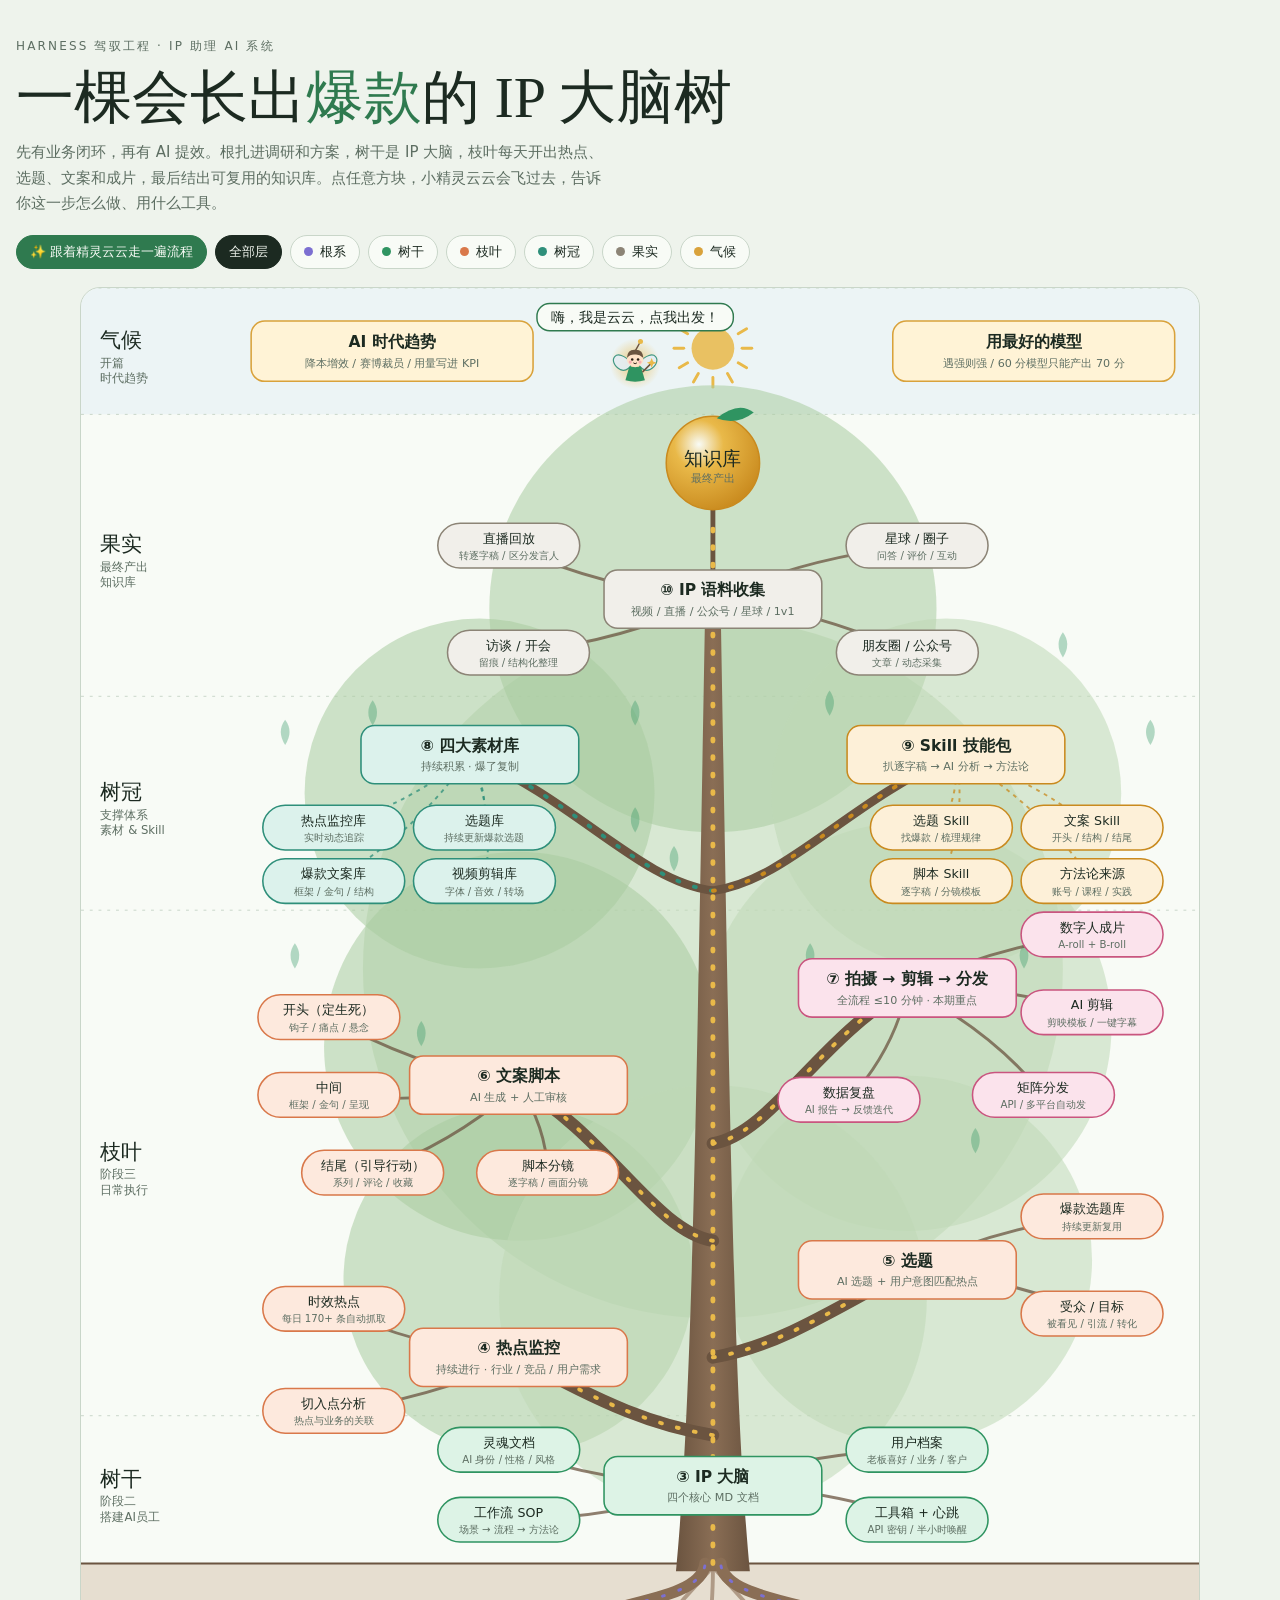
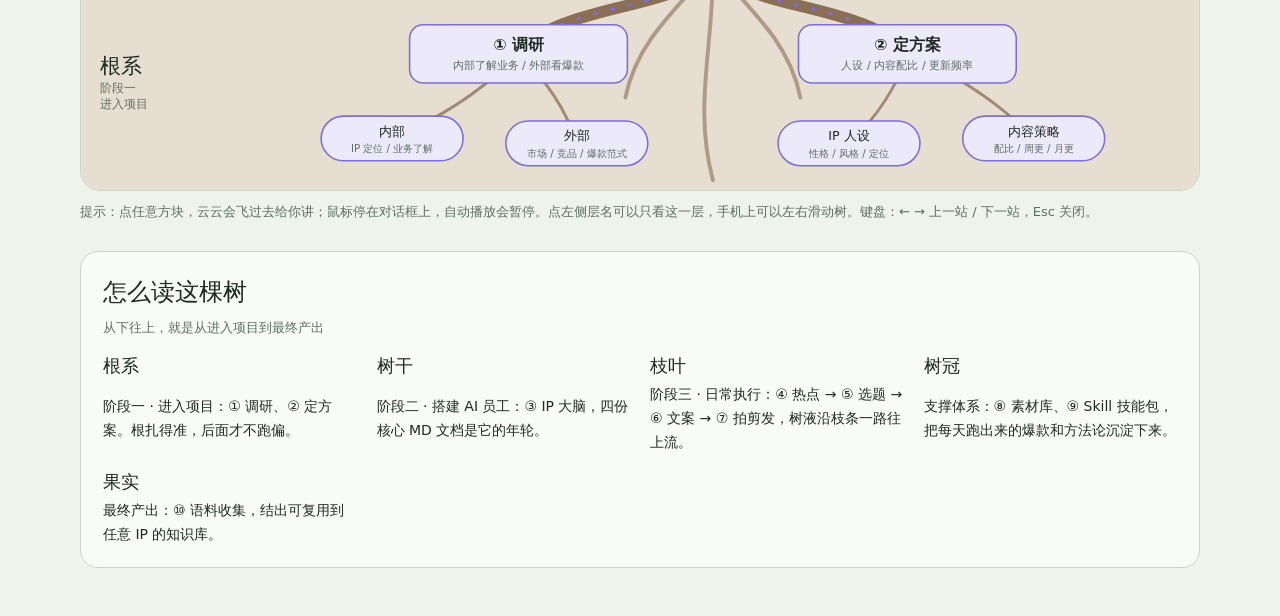
<file: ip-brain/index.html>
<!doctype html><html><head><meta charset=utf8><meta name=viewport content="width=device-width,initial-scale=1,viewport-fit=cover"><style>:root{color-scheme:light;box-sizing:border-box;padding-top:env(safe-area-inset-top,0px);padding-bottom:env(safe-area-inset-bottom,0px)}html{scroll-padding-top:env(safe-area-inset-top,0px)}body{margin:0;padding:0;font:14px -apple-system,BlinkMacSystemFont,sans-serif;background:#fff;color:#000}img{max-width:100%}[hidden]:not([hidden=until-found i]){display:none!important}</style></head><body>
<title>IP 大脑生长图</title>
<meta name="claude:viewport-fit-sides" content="cover">
<link rel="preconnect" href="https://fonts.googleapis.cn">
<link rel="stylesheet" media="print" onload="this.media='all'" href="https://fonts.googleapis.cn/css2?family=ZCOOL+XiaoWei&family=Noto+Sans+SC:wght@400;500;700&family=IBM+Plex+Mono:wght@500&display=swap">
<style>
/* Layout: a living tree drawn bottom-up. Roots = 进入项目, soil = 支撑体系, trunk = IP 大脑, branches = 日常执行, fruit = 知识库. Layer ruler on the left; details slide in from the right. */
:root{
  --bg:#EEF3EC; --paper:#F8FBF6; --ink:#1C2A21; --muted:#5D6E62; --line:#C9D6C9;
  --bark:#6B5440; --root:#8A6E55; --canopy:#BFD9B6; --canopy2:#A9CDA0; --soil:#E3D8C7; --sky:#E4EEF4;
  --accent:#2F7A4F;
  --sky-f:#FFF3D6; --sky-s:#D9A23B;
  --root-f:#ECE9FB; --root-s:#7C6FD1;
  --brain-f:#DDF3E6; --brain-s:#2F9461;
  --daily-f:#FDE9DD; --daily-s:#D9784A;
  --rose-f:#FBE3EC; --rose-s:#C9557F;
  --lib-f:#DCF2EC; --lib-s:#2E8F7A;
  --skill-f:#FDF0D8; --skill-s:#C98A1E;
  --fruit-f:#F1EFEA; --fruit-s:#8C8476;
  --gold:#E9B949;
  --f-display:"ZCOOL XiaoWei","Songti SC","STSong",serif;
  --f-body:"Noto Sans SC","PingFang SC","Microsoft YaHei",system-ui,sans-serif;
  --f-mono:"IBM Plex Mono",ui-monospace,Menlo,monospace;
}
@media (prefers-color-scheme: dark){:root:not([data-theme="light"]){
  --bg:#0E1611; --paper:#152019; --ink:#E4EDE5; --muted:#97A99C; --line:#2A3A2F;
  --bark:#8E735A; --root:#A08468; --canopy:#1F3526; --canopy2:#264230; --soil:#241E17; --sky:#121D24;
  --accent:#6CC28E;
  --sky-f:#3A2F17; --sky-s:#E8B655;
  --root-f:#25223D; --root-s:#A79CF0;
  --brain-f:#16362A; --brain-s:#5CC78F;
  --daily-f:#3A2519; --daily-s:#EE9468;
  --rose-f:#3A1D29; --rose-s:#E57BA2;
  --lib-f:#143430; --lib-s:#55C2A9;
  --skill-f:#382B12; --skill-s:#E2A845;
  --fruit-f:#26241F; --fruit-s:#B3AA99;
  --gold:#F0C35A; color-scheme:dark}}
:root[data-theme="dark"]{
  --bg:#0E1611; --paper:#152019; --ink:#E4EDE5; --muted:#97A99C; --line:#2A3A2F;
  --bark:#8E735A; --root:#A08468; --canopy:#1F3526; --canopy2:#264230; --soil:#241E17; --sky:#121D24;
  --accent:#6CC28E;
  --sky-f:#3A2F17; --sky-s:#E8B655;
  --root-f:#25223D; --root-s:#A79CF0;
  --brain-f:#16362A; --brain-s:#5CC78F;
  --daily-f:#3A2519; --daily-s:#EE9468;
  --rose-f:#3A1D29; --rose-s:#E57BA2;
  --lib-f:#143430; --lib-s:#55C2A9;
  --skill-f:#382B12; --skill-s:#E2A845;
  --fruit-f:#26241F; --fruit-s:#B3AA99;
  --gold:#F0C35A; color-scheme:dark}

*{box-sizing:border-box}
body{background:var(--bg);color:var(--ink);font-family:var(--f-body);font-size:15px;line-height:1.7;
  padding-left:max(16px,env(safe-area-inset-left,0px));padding-right:max(16px,env(safe-area-inset-right,0px));padding-block:0 48px}
.wrap{max-width:1440px;margin:0 auto}
header{padding-block:36px 18px;display:grid;gap:10px}
.eyebrow{font-size:12px;letter-spacing:.18em;color:var(--muted);text-transform:uppercase}
h1{font-family:var(--f-display);font-weight:400;font-size:clamp(34px,6vw,58px);line-height:1.1;margin:0;text-wrap:balance}
h1 em{font-style:normal;color:var(--accent)}
.lede{max-width:62ch;color:var(--muted);margin:0}
.toolbar{display:flex;flex-wrap:wrap;gap:8px;align-items:center;margin-top:8px}
.chip{font:inherit;font-size:13px;border:1px solid var(--line);background:var(--paper);color:var(--ink);border-radius:999px;padding:5px 13px;cursor:pointer;display:inline-flex;align-items:center;gap:7px;transition:border-color .2s,background .2s}
.chip:hover{border-color:var(--accent)}
.chip[aria-pressed="true"]{background:var(--ink);color:var(--bg);border-color:var(--ink)}
.chip .dot{width:9px;height:9px;border-radius:50%}
.chip.primary{background:var(--accent);color:var(--paper);border-color:var(--accent)}
:focus-visible{outline:2px solid var(--accent);outline-offset:2px}

.stage{position:relative;max-width:1120px;margin-inline:auto;overflow-x:auto;border-radius:20px;background:var(--paper);border:1px solid var(--line);-webkit-overflow-scrolling:touch}
.stage svg{display:block;width:100%;min-width:760px;height:auto}
.hint{font-size:13px;color:var(--muted);margin:10px 4px 0}

/* svg */
svg text{font-family:var(--f-body);fill:var(--ink)}
.band-label{font-family:var(--f-display);font-size:22px}
.band-sub{font-size:12px;fill:var(--muted)}
.band{cursor:pointer}
.band:hover .band-label{fill:var(--accent)}
.node{cursor:pointer;transition:opacity .35s}
.node .box{transition:transform .2s;transform-box:fill-box;transform-origin:center}
.node:hover .box,.node:focus-visible .box{transform:scale(1.04)}
.node:focus{outline:none}
.node:focus-visible .shape{stroke-width:3}
.node .t{font-weight:700;font-size:16px}
.node .s{font-size:11.5px;fill:var(--muted)}
.leaf .t{font-weight:500;font-size:13px}
.leaf .s{font-size:10.5px}
.node.active .shape{stroke-width:3.2;filter:drop-shadow(0 0 10px var(--glow))}
.node.flash .shape{animation:flash 1.2s ease 2}
@keyframes flash{50%{stroke-width:4}}
svg[data-focus] .node:not(.in-focus){opacity:.18}
svg[data-focus] .twig:not(.in-focus){opacity:.15}
.twig{transition:opacity .35s}
.flow{fill:none;stroke-linecap:round;stroke-dasharray:2 16;animation:sap 2.4s linear infinite}
@keyframes sap{to{stroke-dashoffset:-36}}
.sway{transform-box:fill-box;transform-origin:50% 100%;animation:sway 5s ease-in-out infinite alternate}
@keyframes sway{from{transform:rotate(-6deg)}to{transform:rotate(6deg)}}
.pulse{transform-box:fill-box;transform-origin:center;animation:pulse 3s ease-in-out infinite}
@keyframes pulse{50%{transform:scale(1.07)}}

/* talk card (云云的对话框) */
.stage-wrap{position:relative;max-width:1120px;margin:0 auto}
.talk{position:absolute;z-index:15;width:400px;max-width:calc(100% - 16px);max-height:min(480px,72vh);background:var(--paper);border:1.5px solid var(--glow,var(--accent));border-radius:18px;
  box-shadow:0 14px 40px rgba(20,40,28,.18);display:flex;flex-direction:column;opacity:0;transform:translateY(8px) scale(.97);pointer-events:none;transition:opacity .25s,transform .25s}
.talk.on{opacity:1;transform:none;pointer-events:auto}
.talk::before{content:"";position:absolute;top:var(--tail,40px);width:14px;height:14px;background:var(--paper);border:1.5px solid var(--glow,var(--accent));transform:rotate(45deg)}
.talk.tail-l::before{left:-8.5px;border-top:0;border-right:0}
.talk.tail-r::before{right:-8.5px;border-bottom:0;border-left:0}
.t-head{padding:14px 18px 10px;display:grid;gap:3px;position:relative;border-bottom:1px solid var(--line)}
.t-head .who{font-size:12px;color:var(--muted);letter-spacing:.06em}
.t-head .who b{color:var(--glow,var(--accent));font-weight:500}
.t-head h2{font-family:var(--f-display);font-weight:400;font-size:25px;line-height:1.2;margin:0;padding-right:34px;text-wrap:balance}
.t-head p{margin:0;color:var(--muted);font-size:13.5px}
.close{position:absolute;top:12px;right:12px;width:30px;height:30px;border-radius:50%;border:1px solid var(--line);background:var(--bg);color:var(--ink);font-size:16px;cursor:pointer;line-height:1}
.t-body{overflow-y:auto;padding:14px 18px;display:grid;gap:16px;align-content:start;flex:1;font-size:14px;line-height:1.65}
.t-body h3{font-size:12px;letter-spacing:.12em;color:var(--muted);font-weight:500;margin:0 0 6px}
.t-body ul,.t-body ol{margin:0;padding-left:1.2em;display:grid;gap:5px}
.t-body p{margin:0}
.kids{display:grid;gap:8px}
.kid{border:1px solid var(--line);border-radius:10px;padding:9px 11px;background:var(--bg);display:grid;gap:2px;min-width:0}
.kid b{font-size:14px}
.kid small{color:var(--muted);font-size:12px}
.kid span{font-size:13px;line-height:1.6}
.kid.flash{animation:kflash 1.4s ease}
@keyframes kflash{30%{border-color:var(--glow);box-shadow:0 0 0 3px var(--glow)}}
.flowline{display:flex;flex-wrap:wrap;gap:6px;align-items:center;font-size:13px}
.flowline span{border:1px solid var(--line);border-radius:8px;padding:2px 8px;background:var(--bg)}
.flowline i{font-style:normal;color:var(--muted)}
.tip{border-radius:10px;padding:10px 12px;background:var(--bg);border:1px dashed var(--line);font-size:13.5px}
.tip b{color:var(--accent)}
.warn b{color:var(--rose-s)}
.tbl{overflow-x:auto}
table{border-collapse:collapse;width:100%;font-size:13px}
td,th{border-bottom:1px solid var(--line);padding:6px 5px;text-align:left;vertical-align:top}
th{color:var(--muted);font-weight:500;font-size:12px}
.big{font-family:var(--f-mono);font-size:26px;line-height:1;color:var(--accent)}
.stat{display:flex;gap:18px;flex-wrap:wrap}
.stat div{display:grid;gap:4px}
.stat small{color:var(--muted);font-size:12px}
.t-foot{display:grid;grid-template-columns:auto 1fr auto;gap:8px;align-items:center;padding:10px 14px 12px;border-top:1px solid var(--line)}
.t-foot button{font:inherit;font-size:13px;border:1px solid var(--line);background:var(--bg);color:var(--ink);border-radius:9px;padding:6px 11px;cursor:pointer;white-space:nowrap}
.t-foot button:disabled{opacity:.35;cursor:default}
.t-foot .mid{display:grid;gap:4px;justify-items:center;min-width:0}
.t-foot .play{border-color:var(--accent);color:var(--accent)}
.bar{width:100%;height:4px;border-radius:4px;background:var(--line);overflow:hidden}
.bar i{display:block;height:100%;width:0;background:var(--glow,var(--accent))}
.count{font-family:var(--f-mono);font-size:11px;color:var(--muted)}

.below{margin-top:28px;max-width:1120px;margin-inline:auto}
.card{background:var(--paper);border:1px solid var(--line);border-radius:18px;padding:20px 22px;min-width:0}
.card h2{font-family:var(--f-display);font-weight:400;font-size:24px;margin:0 0 4px}
.card .sub{color:var(--muted);font-size:13px;margin:0 0 12px}
.legend{display:grid;grid-template-columns:repeat(auto-fit,minmax(200px,1fr));gap:12px 20px;font-size:14px}
.legend div{display:grid;gap:2px}
.legend b{font-family:var(--f-display);font-weight:400;font-size:18px}
@media (max-width:760px){
  .talk{position:fixed;left:0 !important;right:0;top:auto !important;bottom:0;width:100%;max-width:none;max-height:62vh;border-radius:18px 18px 0 0;border-width:1.5px 0 0;
    padding-left:env(safe-area-inset-left,0px);padding-right:env(safe-area-inset-right,0px);padding-bottom:env(safe-area-inset-bottom,0px)}
  .talk::before{display:none}
}
/* sprite */
.sprite{cursor:pointer}
.sprite:focus{outline:none}
.sprite .bob{animation:bob 1.6s ease-in-out infinite}
@keyframes bob{50%{transform:translateY(-6px)}}
.sprite .wing{transform-box:fill-box;animation:flap .2s ease-in-out infinite alternate}
.sprite .wing.l{transform-origin:100% 70%}
.sprite .wing.r{transform-origin:0% 70%}
@keyframes flap{to{transform:scaleX(.4)}}
.spark{transform-box:fill-box;transform-origin:center;animation:spark .9s ease-out forwards}
@keyframes spark{to{opacity:0;transform:translateY(12px) scale(.2)}}
.bubble rect{fill:var(--paper);stroke:var(--accent);stroke-width:1.5}
.bubble text{font-size:14px;font-weight:500}
.bubble{transition:opacity .25s}
@media (prefers-reduced-motion:reduce){.sprite .bob,.sprite .wing,.spark{animation:none}}
@media (prefers-reduced-motion:reduce){.flow,.sway,.pulse,.node.flash .shape,.kid.flash{animation:none}aside,.scrim{transition:none}}
</style>

<div class="wrap">
  <header>
    <div class="eyebrow">Harness 驾驭工程 · IP 助理 AI 系统</div>
    <h1>一棵会长出<em>爆款</em>的 IP 大脑树</h1>
    <p class="lede">先有业务闭环，再有 AI 提效。根扎进调研和方案，树干是 IP 大脑，枝叶每天开出热点、选题、文案和成片，最后结出可复用的知识库。点任意方块，小精灵云云会飞过去，告诉你这一步怎么做、用什么工具。</p>
    <div class="toolbar" id="layers" role="group" aria-label="按层查看">
      <button class="chip primary" id="tour" type="button">✨ 跟着精灵云云走一遍流程</button>
      <button class="chip" data-layer="" aria-pressed="true" type="button">全部层</button>
    </div>
  </header>

  <div class="stage-wrap" id="wrap">
  <div class="stage" id="stage">
    <svg id="tree" viewBox="-150 0 1150 1545" role="img" aria-label="IP 大脑生长树：根系、树干、枝叶、树冠、果实五层">
      <defs>
        <radialGradient id="gFruit" cx="35%" cy="30%" r="75%">
          <stop offset="0" style="stop-color:var(--paper)"/><stop offset=".35" style="stop-color:var(--gold)"/><stop offset="1" style="stop-color:var(--skill-s)"/>
        </radialGradient>
        <radialGradient id="gGlow"><stop offset="0" style="stop-color:var(--gold);stop-opacity:.75"/><stop offset="1" style="stop-color:var(--gold);stop-opacity:0"/></radialGradient>
        <linearGradient id="gTrunk" x1="0" x2="1">
          <stop offset="0" style="stop-color:var(--bark)"/><stop offset=".5" style="stop-color:var(--root)"/><stop offset="1" style="stop-color:var(--bark)"/>
        </linearGradient>
      </defs>
      <g id="bands"></g>
      <g id="canopy"></g>
      <g id="wood"></g>
      <g id="twigs"></g>
      <g id="flows"></g>
      <g id="nodes"></g>
    </svg>
  </div>
  <div class="talk" id="talk" role="dialog" aria-labelledby="tTitle" aria-hidden="true">
    <div class="t-head">
      <span class="who" id="tWho"></span>
      <h2 id="tTitle"></h2>
      <p id="tSub"></p>
      <button class="close" id="tClose" type="button" aria-label="关闭对话框">×</button>
    </div>
    <div class="t-body" id="tBody"></div>
    <div class="t-foot">
      <button id="tPrev" type="button" aria-label="上一站">← 上一站</button>
      <div class="mid"><button class="play" id="tPlay" type="button">▶ 自动</button><div class="bar"><i id="tBar"></i></div><span class="count" id="tCount"></span></div>
      <button id="tNext" type="button" aria-label="下一站">下一站 →</button>
    </div>
  </div>
  </div>
  <p class="hint" style="max-width:1120px;margin-inline:auto">提示：点任意方块，云云会飞过去给你讲；鼠标停在对话框上，自动播放会暂停。点左侧层名可以只看这一层，手机上可以左右滑动树。键盘：← → 上一站 / 下一站，Esc 关闭。</p>

  <section class="below">
    <div class="card">
      <h2>怎么读这棵树</h2>
      <p class="sub">从下往上，就是从进入项目到最终产出</p>
      <div class="legend">
        <div><b>根系</b><span>阶段一 · 进入项目：① 调研、② 定方案。根扎得准，后面才不跑偏。</span></div>
        <div><b>树干</b><span>阶段二 · 搭建 AI 员工：③ IP 大脑，四份核心 MD 文档是它的年轮。</span></div>
        <div><b>枝叶</b><span>阶段三 · 日常执行：④ 热点 → ⑤ 选题 → ⑥ 文案 → ⑦ 拍剪发，树液沿枝条一路往上流。</span></div>
        <div><b>树冠</b><span>支撑体系：⑧ 素材库、⑨ Skill 技能包，把每天跑出来的爆款和方法论沉淀下来。</span></div>
        <div><b>果实</b><span>最终产出：⑩ 语料收集，结出可复用到任意 IP 的知识库。</span></div>
      </div>
    </div>
  </section>
</div>


<script>
const LAYERS = [
  {key:'sky',   name:'气候', sub:'开篇 · 时代趋势', y0:0,    y1:130,  fill:'--sky'},
  {key:'fruit', name:'果实', sub:'最终产出 · 知识库', y0:130,  y1:420,  fill:null},
  {key:'soil',  name:'树冠', sub:'支撑体系 · 素材 & Skill', y0:420, y1:640, fill:null},
  {key:'branch',name:'枝叶', sub:'阶段三 · 日常执行', y0:640,  y1:1160, fill:null},
  {key:'trunk', name:'树干', sub:'阶段二 · 搭建AI员工', y0:1160, y1:1312, fill:null},
  {key:'root',  name:'根系', sub:'阶段一 · 进入项目', y0:1312, y1:1545, fill:'--soil'},
];
const STAGE = {sky:'开篇 · AI 时代',fruit:'最终产出 · IP 知识库',branch:'阶段三 · 日常执行',trunk:'阶段二 · 搭建 AI 员工',soil:'支撑体系 · 素材库 & Skill 库',root:'阶段一 · 进入项目'};

const N = [
 {id:'s1',layer:'sky',c:'sky',x:170,y:65,w:290,h:62,t:'AI 时代趋势',s:'降本增效 / 赛博裁员 / 用量写进 KPI',
  sum:'为什么现在要学 IP 助理 AI 系统',
  body:`<div><h3>正在发生什么</h3><ul>
   <li><b>赛博裁员：</b>大厂裁员往往由一个“用 AI 以 1/10 成本跑通项目”的事件推动，老板顿悟后加速替代。国外裁得明显，国内过渡较慢。</li>
   <li><b>用量写进 KPI：</b>不少公司给员工配 Token 额度，要求用最少的 Token 完成最多工作，剩余还能折现。</li>
   <li><b>岗位需求变化：</b>IP 运营 JD 已普遍要求 AI 抓热点、AI 脚本、AI 文案 / 配音 / 字幕 / 剪辑 / 数据分析，以及 Seedance 2.0、可灵等工具。</li></ul></div>
   <div class="tip"><b>求职建议：</b>面试时可以问一句“AI / Token 能否报销”。AI 能力 + 流量影响力，是这个时代最值得投入的两件事。</div>`},
 {id:'s2',layer:'sky',c:'sky',x:830,y:65,w:290,h:62,t:'用最好的模型',s:'遇强则强 / 60 分模型只能产出 70 分',
  sum:'选人比培训更重要',
  body:`<div><h3>原则</h3><ul>
   <li>用 60 分的模型只能产出六七十分。优先用最强模型（如 Claude Opus）沉淀方法论，再交给较弱模型执行。</li>
   <li><b>不要聊天框，要 AI 系统：</b>不是零散的 AI 工具，而是把整条工作流串起来的“AI 员工”。</li></ul></div>
   <div class="stat"><div><span class="big">60→70</span><small>弱模型的天花板</small></div><div><span class="big">1/10</span><small>AI 跑通项目的成本</small></div></div>`},

 {id:'n10',layer:'fruit',c:'fruit',x:500,y:320,t:'⑩ IP 语料收集',s:'视频 / 直播 / 公众号 / 星球 / 1v1',
  sum:'IP 活跃在哪里，就收集哪里',
  kids:[
   {t:'直播回放',s:'转逐字稿 / 区分发言人',x:290,y:265,d:'用阿里百炼平台的 API 转逐字稿。转写时必须区分发言人（连麦场景），否则 AI 会把别人的话当成 IP 说的。'},
   {t:'星球 / 圈子',s:'问答 / 评价 / 互动',x:710,y:265,d:'问答、评价、互动里藏着 IP 最真实的表达和用户最真实的问题。'},
   {t:'访谈 / 开会',s:'留痕 / 结构化整理',x:300,y:375,d:'1v1 访谈、开会留痕，整理成结构化文档。'},
   {t:'朋友圈 / 公众号',s:'文章 / 动态采集',x:700,y:375,d:'朋友圈、公众号、即刻等，IP 活跃在哪里就收集哪里。'}],
  body:`<div class="tip"><b>收集策略：</b>IP 越大越适合大范围收集；IP 较小时，就从开会、谈话、讲课和朋友圈入手。</div>
   <div class="tip">这些语料会回流到 ③ IP 大脑，让 AI 越来越像这个 IP 本人。</div>`},
 {id:'n11',layer:'fruit',c:'fruit',x:500,y:180,fruit:true,t:'知识库',s:'最终产出',
  sum:'语气风格 + 人群画像 + IP 大脑 → 可复用于任意 IP',
  body:`<div><h3>结出的果实</h3><div class="flowline"><span>语气风格</span><i>+</i><span>人群画像</span><i>+</i><span>IP 大脑</span><i>→</i><span>可复用于任意 IP</span></div></div>
   <div><h3>一句话总结</h3><p>把 IP 助理原本手工做的整套流程，交给一个“AI 员工”按 SOP 执行：从一条热点到一条数字人成片不超过 10 分钟，一天更新三条。</p></div>
   <div class="stat"><div><span class="big">≤10′</span><small>热点到成片</small></div><div><span class="big">3 条</span><small>每天更新</small></div><div><span class="big">170+</span><small>每日热点入库</small></div></div>`},

 {id:'n7',layer:'branch',c:'rose',x:700,y:720,t:'⑦ 拍摄 → 剪辑 → 分发',s:'全流程 ≤10 分钟 · 本期重点',ya:880,
  sum:'热点 → 成片全程 AI 驱动，一天更新三条',
  kids:[
   {t:'数字人成片',s:'A-roll + B-roll',x:890,y:665,d:'<b>A-roll</b>（主讲画面）：飞影数字人输入逐字稿一键出镜；用 Fish Audio 或火山引擎豆包声音复刻 2.0 克隆 IP 本人的声音，整条视频统一用克隆音，录音环境尽量和场景一致。<br><b>B-roll</b>（辅助镜头）：复刻别人好看的镜头形式（景别、运镜、构图），换成自己的内容，沉淀成镜头库并放到个人网站当作品集。'},
   {t:'AI 剪辑',s:'剪映模板 / 一键字幕',x:890,y:745,d:'把「剪映源文件AI.zip」发给 Claude Code / Codex 说“帮我安装这个剪映连接包”，AI 就能打开和改剪映草稿。常用效果设成预设模板，一键剪气口、简单包装，剪映内一键字幕。简单视频直接 AI 剪，复杂特效仍在剪映精剪。'},
   {t:'矩阵分发',s:'API / 多平台自动发',x:840,y:830,d:'自己接平台 API，把密钥交给 AI 直接分发；或在 Chrome 装「爱贝壳内容同步助手」，同时发动态、视频、文章和播客。做海外市场时，遇到验证码或扫码，AI 会请你协助。'},
   {t:'数据复盘',s:'AI 报告 → 反馈迭代',x:640,y:835,d:'导出数据 → 看播放、收藏、评论、分享、2 秒 / 5 秒完播率 → 本期与往期对比 → AI 出结论 → 拆单条爆款 → 沉淀成方法论，反馈给下一轮选题和文案。'}],
  body:`<div><h3>工具一览</h3><div class="tbl"><table><tr><th>环节</th><th>工具</th></tr>
   <tr><td>A-roll</td><td>飞影数字人 + Fish Audio / 豆包声音复刻 2.0</td></tr>
   <tr><td>B-roll</td><td>AI 视频生成 + 个人网站镜头库</td></tr>
   <tr><td>AI 剪辑</td><td>Claude Code / Codex + 剪映连接插件 + 直播切片 Skill</td></tr>
   <tr><td>矩阵分发</td><td>平台 API / 爱贝壳内容同步助手</td></tr>
   <tr><td>数据复盘</td><td>抖音指数 / 创作者中心小助手 / AI</td></tr></table></div></div>
   <div><h3>直播切片 Skill · 四步出片</h3><ol>
   <li><b>挑切片：</b>读整场直播逐字稿，挑出 4～6 个能单独成立的观点。</li>
   <li><b>想开头：</b>每条给 2～3 版开头，同时出标题、封面字、正文和标签。</li>
   <li><b>精剪：</b>剪掉气口、口误和重复，字幕按语义断行并校对。</li>
   <li><b>包装：</b>重点字、跳切轻推、对焦虚化、目录卡、B-roll 和音效。</li></ol></div>
   <div class="tip warn"><b>注意：</b>AI 写草稿前一定要完全退出剪映（⌘Q），否则剪映会用内存里的版本把新内容盖掉。</div>`},
 {id:'n6',layer:'branch',c:'daily',x:300,y:820,t:'⑥ 文案脚本',s:'AI 生成 + 人工审核',ya:980,
  sum:'Skill 方法论驱动，符合 IP 人设，可复用模板',
  kids:[
   {t:'开头（定生死）',s:'钩子 / 痛点 / 悬念',x:105,y:750,d:'拆出开头的结构框架，做成可复用模板。开头决定这条视频的生死。'},
   {t:'中间',s:'框架 / 金句 / 呈现',x:105,y:830,d:'内容结构、金句、呈现方式。'},
   {t:'结尾（引导行动）',s:'系列 / 评论 / 收藏',x:150,y:910,d:'例如做系列（“这是第一期，后面还有”）；避免“打 666”之类容易限流的引导。'},
   {t:'脚本分镜',s:'逐字稿 / 画面分镜',x:330,y:910,d:'逐字稿 + 画面分镜，可以用能读视频的模型拆分镜。同一份逐字稿还能一键产出公众号文章。'}],
  body:`<div class="flowline"><span>开头</span><i>→</i><span>中间</span><i>→</i><span>结尾</span><i>→</i><span>分镜</span><i>→</i><span>公众号</span></div>`},
 {id:'n5',layer:'branch',c:'daily',x:700,y:1010,t:'⑤ 选题',s:'AI 选题 + 用户意图匹配热点',ya:1100,
  sum:'按人设出选题，标明受众与目的',
  kids:[
   {t:'爆款选题库',s:'持续更新复用',x:890,y:955,d:'爆了就复制，同时留时间探索新爆款，不断循环。分析爆款时看与 IP 和业务的贴合度、转化情况，再拆单条内容。'},
   {t:'受众 / 目标',s:'被看见 / 引流 / 转化',x:890,y:1055,d:'AI 出选题、生成标题时，同时标明给谁看、为了什么：被看见、引流还是转化。'}],
  body:`<div><h3>搭选题库的两个采集工具</h3><ol>
   <li><b>扒逐字稿：</b>采集浏览器扩展把爆款视频收进飞书表，用阿里百炼 API 自动转成逐字稿，拆开头、结构和结尾。</li>
   <li><b>抓评论区：</b>用 Easy Scraper / 抖音评论排序器抓取评论区，按点赞排序导出前 200 条，交给 AI 分析用户痛点，提炼新选题。</li></ol></div>`},
 {id:'n4',layer:'branch',c:'daily',x:300,y:1100,t:'④ 热点监控',s:'持续进行 · 行业 / 竞品 / 用户需求',ya:1180,
  sum:'每天自动抓取，人工教 AI 什么是好热点',
  kids:[
   {t:'时效热点',s:'每日 170+ 条自动抓取',x:110,y:1050,d:'关键词既要有业务词（AI + IP、AI 自媒体、AI 相关裁员），也要站在用户角度想他们会搜什么（焦虑、转行、就业、提效）。'},
   {t:'切入点分析',s:'热点与业务的关联',x:110,y:1155,d:'每条热点都要回答：它和我的业务、我的用户有什么关系。'}],
  body:`<div class="stat"><div><span class="big">170+</span><small>每日自动入库热点</small></div></div>
   <div><h3>流程</h3><div class="flowline"><span>关键词</span><i>→</i><span>内容抓取</span><i>→</i><span>AI 初筛打标</span><i>→</i><span>人工审核纠偏</span><i>→</i><span>AI 深度分析</span></div></div>`},

 {id:'n3',layer:'trunk',c:'brain',x:500,y:1232,t:'③ IP 大脑',s:'四个核心 MD 文档',
  sum:'相当于 AI 员工的记忆、入职培训和操作手册',
  kids:[
   {t:'灵魂文档',s:'AI 身份 / 性格 / 风格',x:290,y:1195,d:'AI 自己是谁：IP 助理的身份、性格、说话风格（例如给“小龙虾”起名吱吱）。'},
   {t:'用户档案',s:'老板喜好 / 业务 / 客户',x:710,y:1195,d:'服务的人是谁：老板 / IP 做什么生意、喜好与雷区、关系网、客户与案例。'},
   {t:'工作流 SOP',s:'场景 → 流程 → 方法论',x:290,y:1267,d:'AI 怎么干活：开工前做什么、怎么记笔记、怎么汇报。'},
   {t:'工具箱 + 心跳',s:'API 密钥 / 半小时唤醒',x:710,y:1267,d:'账号密码、各类 API 密钥；心跳机制每半小时唤醒一次，提醒定时任务（每日抓热点、复盘）。'}],
  body:`<div><h3>什么是 Harness 驾驭工程</h3><p>“给马套上马鞍”：用语料、框架和限制，让 AI 按你既定的路线产出符合人设与业务的内容。搭 AI 员工就像招人：先选模型（选人），再做入职培训（IP 大脑），再定 SOP（工作流）。</p></div>
   <div><h3>四层结构</h3><div class="flowline"><span>场景</span><i>→</i><span>工作流 SOP</span><i>→</i><span>方法论 / 技能</span><i>→</i><span>基于 IP 大脑执行</span></div></div>
   <div><h3>给 AI 配“眼耳口”</h3><div class="tbl"><table>
   <tr><td>大脑</td><td>Claude Opus / GPT / Gemini Pro</td></tr>
   <tr><td>识图</td><td>豆包、阿里</td></tr>
   <tr><td>语音识别</td><td>豆包、阿里通义听悟；转逐字稿统一用阿里百炼 API</td></tr>
   <tr><td>克隆音</td><td>Fish Audio、MiniMax</td></tr>
   <tr><td>绘图 / 视频</td><td>即梦、Nano Banana</td></tr></table></div></div>
   <div class="tip warn"><b>API 密钥等于钥匙：</b>拿到就能直接用。不要发给任何人，也不要发到公开平台，否则绑定的银行卡可能一夜被刷爆。</div>`},

 {id:'n8',layer:'soil',c:'lib',x:250,y:480,ya:620,t:'⑧ 四大素材库',s:'持续积累 · 爆了复制',
  sum:'沉淀爆款范式，爆了就复制，再探索新爆款',
  kids:[
   {t:'热点监控库',s:'实时动态追踪',x:110,y:555,d:'④ 热点监控每天抓到的内容都入这个库。'},
   {t:'选题库',s:'持续更新爆款选题',x:265,y:555,d:'⑤ 选题的弹药库，爆款题目可以反复复用。'},
   {t:'爆款文案库',s:'框架 / 金句 / 结构',x:110,y:610,d:'⑥ 文案脚本的参考样本。'},
   {t:'视频剪辑库',s:'字体 / 音效 / 转场',x:265,y:610,d:'呈现方式、剪辑技巧、字体、音效、转场模板，含本期的剪映模板与 B-roll 镜头库。'}],
  body:`<div class="tip"><b>另外还有 IP 素材库：</b>IP 本人的经历、观点、知识、爱好，以及图片和视频“留痕”：开会、参加大会、与行业大咖沟通。</div>`},
 {id:'n9',layer:'soil',c:'skill',x:750,y:480,ya:620,t:'⑨ Skill 技能包',s:'扒逐字稿 → AI 分析 → 方法论',
  sum:'Skill = 触发关键词 + 流程 + 方法论 + 产出标准',
  kids:[
   {t:'选题 Skill',s:'找爆款 / 梳理规律',x:735,y:555,d:'找爆款、梳理爆款规律。'},
   {t:'文案 Skill',s:'开头 / 结构 / 结尾',x:890,y:555,d:'开头、结构、结尾模板，按最小单位各做一个。'},
   {t:'脚本 Skill',s:'逐字稿 / 分镜模板',x:735,y:610,d:'逐字稿和分镜模板。'},
   {t:'方法论来源',s:'账号 / 课程 / 实践',x:890,y:610,d:'优质账号、课程、自己的实践。'}],
  body:`<div><h3>做一个 Skill 的五步</h3><ol>
   <li><b>找来源：</b>优质账号（视频 / 直播）、课程、自己的实践。</li>
   <li><b>扒数据：</b>按点赞排序，用阿里百炼 API 提取逐字稿，例如只提取开头 2～3 句（约 30 字）。</li>
   <li><b>让 AI 抽象：</b>一次给约 200 条样本（受上下文约 200K 限制），总结成可复用的方法并封装成 Skill。</li>
   <li><b>单个拆：</b>选题、开头、框架、结尾、脚本各做一个，不要一次全拆。</li>
   <li><b>人工 review：</b>AI 给的所有东西都要人工审核。</li></ol></div>
   <div class="stat"><div><span class="big">200</span><small>一次喂给 AI 的样本</small></div><div><span class="big">30 字</span><small>只扒开头 2～3 句</small></div></div>
   <div class="tip"><b>小技巧：</b>给 AI 两条同选题、数据天差地别的视频，问“为什么这两个开头效果差这么多”，也能反过来提升自己。</div>`},

 {id:'n1',layer:'root',c:'root',x:300,y:1405,t:'① 调研',s:'内部了解业务 / 外部看爆款',
  sum:'先搞清楚 IP 是谁，市场上什么在爆',
  kids:[
   {t:'内部',s:'IP 定位 / 业务了解',x:170,y:1492,d:'了解 IP 是什么样的人、做什么业务。'},
   {t:'外部',s:'市场 / 竞品 / 爆款范式',x:360,y:1497,d:'市场环境、竞品、行业有哪些爆款范式。'}]},
 {id:'n2',layer:'root',c:'root',x:700,y:1405,t:'② 定方案',s:'人设 / 内容配比 / 更新频率',
  sum:'根据调研定下 IP 人设和内容策略',
  kids:[
   {t:'IP 人设',s:'性格 / 风格 / 定位',x:640,y:1497,d:'IP 的性格、风格、定位。'},
   {t:'内容策略',s:'配比 / 周更 / 月更',x:830,y:1492,d:'内容配比怎么配，一周几更、一个月几更。'}]},
];
const ORDER = ['s1','s2','n1','n2','n3','n4','n5','n6','n7','n8','n9','n10','n11'];
const byId = Object.fromEntries(N.map(n=>[n.id,n]));
const NS='http://www.w3.org/2000/svg';
const el=(tag,attrs={},parent)=>{const e=document.createElementNS(NS,tag);for(const k in attrs){const v=String(attrs[k]);if(v.includes('var(')&&/^(fill|stroke|stop-color)$/.test(k))e.style.setProperty(k,v);else e.setAttribute(k,v)}parent&&parent.appendChild(e);return e};
const V=k=>`var(--${k})`;

/* bands + ruler */
const gB=document.getElementById('bands');
LAYERS.forEach((L,i)=>{
  const g=el('g',{class:'band','data-layer':L.key,tabindex:0,role:'button','aria-label':`只看${L.name}层`},gB);
  if(L.fill) el('rect',{x:-150,y:L.y0,width:1150,height:L.y1-L.y0,fill:V(L.fill.slice(2)),opacity:L.key==='root'?.8:.55},g);
  el('line',{x1:-150,x2:1000,y1:L.y0,y2:L.y0,stroke:V('line'),'stroke-dasharray':'3 6'},g);
  const ty=(L.y0+L.y1)/2;
  el('text',{x:-130,y:ty-4,class:'band-label'},g).textContent=L.name;
  el('text',{x:-130,y:ty+16,class:'band-sub'},g).textContent=L.sub.split(' · ')[0];
  el('text',{x:-130,y:ty+32,class:'band-sub'},g).textContent=L.sub.split(' · ')[1]||'';
});
el('line',{x1:-150,x2:1000,y1:1312,y2:1312,stroke:V('bark'),'stroke-width':2},gB);

/* sky decor: sun */
const sun=el('g',{class:'pulse'},gB);
el('circle',{cx:500,cy:62,r:22,fill:V('gold'),opacity:.85},sun);
for(let a=0;a<12;a++){const r=Math.PI*2*a/12;el('line',{x1:500+Math.cos(r)*30,y1:62+Math.sin(r)*30,x2:500+Math.cos(r)*40,y2:62+Math.sin(r)*40,stroke:V('gold'),'stroke-width':3,'stroke-linecap':'round'},sun)}

/* canopy */
const gC=document.getElementById('canopy');
[[500,700,360],[300,780,200],[700,760,210],[300,1020,180],[700,1000,190],[500,330,230],[500,1040,220],[260,520,180],[740,520,180]].forEach(([cx,cy,r],i)=>
  el('circle',{cx,cy,r,fill:V(i%2?'canopy2':'canopy'),opacity:.55},gC));
// decorative leaves
const leafSpots=[[60,470],[950,470],[420,560],[150,450],[860,380],[420,450],[600,700],[200,780],[820,700],[380,820],[620,440],[240,390],[770,890],[460,600],[930,620],[70,700]];
leafSpots.forEach(([x,y],i)=>{const g=el('g',{class:'sway',style:`animation-delay:${-i*0.7}s`},gC);
  el('path',{d:`M${x} ${y} q -9 -14 0 -26 q 9 12 0 26 z`,fill:V('brain-s'),opacity:.35},g)});

/* wood: trunk, branches, roots */
const gW=document.getElementById('wood');
el('path',{d:'M462 1320 C 478 1150, 482 900, 492 330 L 508 330 C 518 900, 522 1150, 538 1320 Z',fill:'url(#gTrunk)'},gW);
const branch=(n)=>{const dx=n.x-500,ya=n.ya;return `M500 ${ya} C ${500+dx*0.3} ${ya-10}, ${n.x-dx*0.45} ${n.y+50}, ${n.x} ${n.y}`};
['n4','n5','n6','n7','n8','n9'].forEach(id=>el('path',{d:branch(byId[id]),fill:'none',stroke:V('bark'),'stroke-width':/n[89]/.test(id)?9:13,'stroke-linecap':'round'},gW));
const roots={n1:'M492 1312 C 488 1360, 340 1350, 300 1405',n2:'M508 1312 C 512 1360, 660 1350, 700 1405'};
Object.values(roots).forEach(d=>el('path',{d,fill:'none',stroke:V('root'),'stroke-width':12,'stroke-linecap':'round'},gW));
['M500 1320 C 500 1400, 480 1460, 500 1535','M496 1320 C 450 1370, 420 1400, 410 1450','M504 1320 C 550 1370, 580 1400, 590 1450']
  .forEach(d=>el('path',{d,fill:'none',stroke:V('root'),'stroke-width':4,opacity:.6,'stroke-linecap':'round'},gW));

/* twigs to leaves */
const gT=document.getElementById('twigs');
N.forEach(n=>(n.kids||[]).forEach((k,i)=>{
  const mx=(n.x+k.x)/2+(k.y-n.y)*0.15, my=(n.y+k.y)/2-(k.x-n.x)*0.08;
  el('path',{d:`M${n.x} ${n.y} Q ${mx} ${my} ${k.x} ${k.y}`,fill:'none',stroke:V(n.layer==='root'?'root':n.layer==='soil'?(n.c+'-s'):'bark'),'stroke-width':n.layer==='soil'?2:3,'stroke-dasharray':n.layer==='soil'?'4 5':'',class:'twig','data-p':n.id,'data-layer':n.layer,opacity:.75},gT);
}));
el('path',{d:'M500 330 L 500 228',stroke:V('bark'),'stroke-width':5,class:'twig','data-p':'n11','data-layer':'fruit'},gT);

/* sap flows: soil → trunk → branches → fruit */
const gF=document.getElementById('flows');
const flow=(d,c,w=4)=>el('path',{d,class:'flow',stroke:V(c),'stroke-width':w},gF);
flow('M500 1312 L 500 236','gold',5);
['n4','n5','n6','n7'].forEach(id=>flow(branch(byId[id]),'gold'));
flow(branch(byId.n8),'lib-s');
flow(branch(byId.n9),'skill-s');
flow('M300 1405 C 340 1350, 488 1360, 492 1312','root-s',3);
flow('M700 1405 C 660 1350, 512 1360, 508 1312','root-s',3);

/* nodes */
const gN=document.getElementById('nodes');
function drawBox(g,cx,cy,w,h,c,rx){
  const b=el('g',{class:'box'},g);
  el('rect',{class:'shape',x:cx-w/2,y:cy-h/2,width:w,height:h,rx,fill:V(c+'-f'),stroke:V(c+'-s'),'stroke-width':1.6},b);
  return b;
}
N.forEach(n=>{
  (n.kids||[]).forEach((k,i)=>{
    const g=el('g',{class:'node leaf','data-p':n.id,'data-k':i,'data-layer':n.layer,tabindex:0,role:'button','aria-label':`${k.t}：${k.s}`,style:`--glow:${V(n.c+'-s')}`},gN);
    const b=drawBox(g,k.x,k.y,146,46,n.c,23);
    el('text',{x:k.x,y:k.y-3,'text-anchor':'middle',class:'t'},b).textContent=k.t;
    el('text',{x:k.x,y:k.y+14,'text-anchor':'middle',class:'s'},b).textContent=k.s;
  });
});
N.forEach(n=>{
  const g=el('g',{class:'node main','data-id':n.id,'data-layer':n.layer,tabindex:0,role:'button','aria-label':`${n.t}：${n.s}`,style:`--glow:${V(n.c+'-s')}`},gN);
  if(n.fruit){
    const b=el('g',{class:'box'},g);
    el('circle',{class:'shape',cx:n.x,cy:n.y,r:48,fill:'url(#gFruit)',stroke:V('skill-s'),'stroke-width':1.6},b);
    el('path',{d:`M${n.x+4} ${n.y-46} q 22 -18 38 -6 q -18 14 -38 6z`,fill:V('brain-s')},b);
    el('text',{x:n.x,y:n.y+2,'text-anchor':'middle',class:'t',style:'font-family:var(--f-display);font-weight:400;font-size:20px'},b).textContent='知识库';
    el('text',{x:n.x,y:n.y+20,'text-anchor':'middle',class:'s'},b).textContent='最终产出';
    return;
  }
  const w=n.w||224,h=n.h||60;
  const b=drawBox(g,n.x,n.y,w,h,n.c,14);
  el('text',{x:n.x,y:n.y-4,'text-anchor':'middle',class:'t'},b).textContent=n.t;
  el('text',{x:n.x,y:n.y+16,'text-anchor':'middle',class:'s'},b).textContent=n.s;
});

/* layer chips */
const chipBox=document.getElementById('layers');
[...LAYERS].reverse().forEach(L=>{
  const b=document.createElement('button');b.className='chip';b.type='button';b.dataset.layer=L.key;b.setAttribute('aria-pressed','false');
  const c={sky:'sky',fruit:'fruit',branch:'daily',trunk:'brain',soil:'lib',root:'root'}[L.key];
  b.innerHTML=`<span class="dot" style="background:var(--${c}-s)"></span>${L.name}`;
  chipBox.appendChild(b);
});
const svg=document.getElementById('tree');
function focusLayer(key){
  if(key){svg.dataset.focus=key}else{delete svg.dataset.focus}
  svg.querySelectorAll('.node,.twig').forEach(e=>e.classList.toggle('in-focus',!!key&&e.dataset.layer===key));
  chipBox.querySelectorAll('[data-layer]').forEach(b=>b.setAttribute('aria-pressed',String((b.dataset.layer||'')===(key||''))));
}
chipBox.addEventListener('click',e=>{const b=e.target.closest('[data-layer]');if(b)focusLayer(b.dataset.layer||null)});
gB.addEventListener('click',e=>{const b=e.target.closest('.band');if(b)focusLayer(svg.dataset.focus===b.dataset.layer?null:b.dataset.layer)});

/* ===== 对话框 ===== */
const wrapEl=document.getElementById('wrap'),talk=document.getElementById('talk');
const tWho=document.getElementById('tWho'),tTitle=document.getElementById('tTitle'),tSub=document.getElementById('tSub'),tBody=document.getElementById('tBody');
const tPrev=document.getElementById('tPrev'),tNext=document.getElementById('tNext'),tPlay=document.getElementById('tPlay'),tBar=document.getElementById('tBar'),tCount=document.getElementById('tCount');
const stageEl=document.getElementById('stage');
let current=null;
function fillTalk(id,kidIdx){
  const n=byId[id];current=id;
  talk.style.setProperty('--glow',V(n.c+'-s'));
  tWho.innerHTML=`<b>云云</b> · ${STAGE[n.layer]}`;
  tTitle.textContent=n.t; tSub.textContent=n.sum||n.s;
  let html='';
  if(n.kids)html+=`<div><h3>分支 · ${n.kids.length} 个</h3><div class="kids">${n.kids.map((k,i)=>`<div class="kid" data-k="${i}"><b>${k.t}</b><small>${k.s}</small><span>${k.d}</span></div>`).join('')}</div></div>`;
  html+=n.body||'';
  tBody.innerHTML=html;tBody.scrollTop=0;
  const i=ORDER.indexOf(id);
  tPrev.disabled=i<=0; tNext.disabled=i>=ORDER.length-1;
  tCount.textContent=`第 ${i+1} / ${ORDER.length} 站`;
  tBar.style.width='0';
  if(kidIdx!=null){const k=tBody.querySelector(`.kid[data-k="${kidIdx}"]`);if(k)requestAnimationFrame(()=>{tBody.scrollTop=k.offsetTop-tBody.offsetTop-8;k.classList.add('flash')})}
}
function placeTalk(){
  if(isMobile())return;
  const wr=wrapEl.getBoundingClientRect();
  const pt=svg.createSVGPoint();pt.x=pos.x;pt.y=pos.y;const sp=pt.matrixTransform(svg.getScreenCTM());
  const sx=sp.x-wr.left, sy=sp.y-wr.top, W=talk.offsetWidth, H=talk.offsetHeight;
  const right = sx < wr.width/2 ? true : false;
  let left = right ? sx+34 : sx-34-W;
  left=Math.max(8,Math.min(wr.width-W-8,left));
  let top=Math.max(8,Math.min(wrapEl.offsetHeight-H-8,sy-H*0.4));
  talk.style.left=left+'px';talk.style.top=top+'px';
  talk.classList.toggle('tail-l',right);talk.classList.toggle('tail-r',!right);
  talk.style.setProperty('--tail',Math.max(16,Math.min(H-30,sy-top-7))+'px');
}
function showTalk(id,kidIdx){
  fillTalk(id,kidIdx);
  talk.classList.add('on');talk.setAttribute('aria-hidden','false');
  placeTalk();
}
function hideTalk(){talk.classList.remove('on');talk.setAttribute('aria-hidden','true')}
function mark(id){
  svg.querySelectorAll('.node.active').forEach(e=>e.classList.remove('active'));
  if(!id)return;
  svg.querySelector(`.node.main[data-id="${id}"]`)?.classList.add('active');
  svg.querySelectorAll(`.leaf[data-p="${id}"]`).forEach(e=>e.classList.add('active'));
}

/* ===== 小精灵 云云 ===== */
const reduce=matchMedia('(prefers-reduced-motion: reduce)').matches;
const isMobile=()=>matchMedia('(max-width:760px)').matches;
const spriteLayer=el('g',{},svg);
const sparks=el('g',{},spriteLayer);
const bubble=el('g',{class:'bubble'},spriteLayer);
const bRect=el('rect',{rx:13,height:28},bubble);
const bText=el('text',{'text-anchor':'middle'},bubble);
const sprite=el('g',{class:'sprite',tabindex:0,role:'button','aria-label':'小精灵云云：点我开始走一遍流程'},spriteLayer);
sprite.innerHTML=`<g class="bob"><g class="flip">
  <circle r="26" fill="url(#gGlow)"/>
  <path class="wing l" d="M-3 0 C -20 -20, -30 -2, -15 6 C -10 8, -6 5, -3 0Z" style="fill:var(--sky);stroke:var(--lib-s);stroke-width:1.2;opacity:.9"/>
  <path class="wing r" d="M3 0 C 20 -20, 30 -2, 15 6 C 10 8, 6 5, 3 0Z" style="fill:var(--sky);stroke:var(--lib-s);stroke-width:1.2;opacity:.9"/>
  <path d="M-6 3 L6 3 L10 17 Q0 20 -10 17 Z" style="fill:var(--brain-s)"/>
  <line x1="0" y1="-13" x2="5" y2="-22" style="stroke:var(--bark);stroke-width:1.4"/>
  <circle cx="5.5" cy="-23" r="2.6" style="fill:var(--gold)"/>
  <circle cy="-5" r="8.5" style="fill:#FFE1C6"/>
  <path d="M-8.5 -6 Q -8 -15 0 -14.5 Q 8 -15 8.5 -6 Q 4 -10 0 -9.5 Q -5 -10 -8.5 -6Z" style="fill:var(--bark)"/>
  <circle cx="-3" cy="-4.5" r="1.3" style="fill:#2A1D14"/><circle cx="3" cy="-4.5" r="1.3" style="fill:#2A1D14"/>
  <circle cx="-5" cy="-1.8" r="1.6" style="fill:#F28FA8;opacity:.6"/><circle cx="5" cy="-1.8" r="1.6" style="fill:#F28FA8;opacity:.6"/>
  <path d="M-1.8 -1 Q 0 0.8 1.8 -1" style="fill:none;stroke:#2A1D14;stroke-width:1"/>
  <line x1="8" y1="8" x2="17" y2="-1" style="stroke:var(--bark);stroke-width:1.6;stroke-linecap:round"/>
  <path d="M17 -6 l1.5 3.5 3.5 1.5 -3.5 1.5 -1.5 3.5 -1.5 -3.5 -3.5 -1.5 3.5 -1.5z" style="fill:var(--gold)"/>
</g></g>`;
const flipG=sprite.querySelector('.flip');
let pos={x:420,y:78},token=0,auto=false,hover=false,loopId=0;
function setPos(p){pos=p;sprite.setAttribute('transform',`translate(${p.x.toFixed(1)} ${p.y.toFixed(1)})`)}
function say(text){
  if(!text){bubble.style.opacity=0;return}
  bText.textContent=text;
  const w=[...text].reduce((a,ch)=>a+(ch.charCodeAt(0)>255?14.5:8),0)+28;
  const bx=Math.max(-140+w/2,Math.min(995-w/2,pos.x)), by=Math.max(4,pos.y-62);
  bRect.setAttribute('x',bx-w/2);bRect.setAttribute('y',by);bRect.setAttribute('width',w);
  bText.setAttribute('x',bx);bText.setAttribute('y',by+19);
  bubble.style.opacity=1;
}
function spark(x,y,big){
  const colors=['gold','sky-s','rose-s','lib-s'];
  const c=el('circle',{cx:x+(Math.random()-.5)*14,cy:y+(Math.random()-.5)*14,r:big?3+Math.random()*3:1.5+Math.random()*2.2,class:'spark',fill:V(colors[Math.floor(Math.random()*colors.length)])},sparks);
  setTimeout(()=>c.remove(),950);
}
function spot(id){
  const n=byId[id];
  if(n.fruit)return{x:n.x+72,y:n.y-14};
  const w=n.w||224,side=n.x>520?-1:1;
  return{x:n.x+side*(w/2+28),y:n.y-6};
}
function follow(p){
  if(stageEl.scrollWidth>stageEl.clientWidth){const r=stageEl.scrollWidth/1150;stageEl.scrollTo({left:(p.x+150)*r-stageEl.clientWidth/2,behavior:'smooth'})}
}
/* 镜头：让页面上下移动，把云云保持在屏幕中线 */
function camera(k){
  const pt=svg.createSVGPoint();pt.x=pos.x;pt.y=pos.y;const s=pt.matrixTransform(svg.getScreenCTM());
  const target=isMobile()?innerHeight*0.22:innerHeight/2;
  const d=s.y-target;
  if(Math.abs(d)>0.5)window.scrollBy(0,d*k);
}
function settle(my){
  return new Promise(res=>{
    if(reduce){camera(1);return res()}
    let n=0;(function tick(){if(my!==token||n++>45)return res();camera(0.2);requestAnimationFrame(tick)})();
  });
}
const ease=t=>t<.5?4*t*t*t:1-Math.pow(-2*t+2,3)/2;
function fly(to,my){
  return new Promise(res=>{
    say('');
    if(reduce){setPos(to);return res()}
    const from={...pos},dist=Math.hypot(to.x-from.x,to.y-from.y);
    if(dist<2)return res();
    const c={x:(from.x+to.x)/2+(to.y-from.y)*0.18,y:Math.min(from.y,to.y)-60-dist*0.12};
    const dur=Math.max(700,Math.min(2000,500+dist*1.2));
    flipG.setAttribute('transform',`scale(${to.x<from.x?-1:1} 1)`);
    const t0=performance.now();let last=0;
    (function tick(now){
      if(my!==token)return res();
      const t=Math.min(1,(now-t0)/dur),e=ease(t),u=1-e;
      setPos({x:u*u*from.x+2*u*e*c.x+e*e*to.x,y:u*u*from.y+2*u*e*c.y+e*e*to.y});
      if(now-last>45){spark(pos.x,pos.y+6);last=now}
      camera(0.14);
      t<1?requestAnimationFrame(tick):res();
    })(t0);
  });
}
async function go(id,kidIdx){
  const my=++token;
  hideTalk();
  const to=spot(id);follow(to);
  await fly(to,my);if(my!==token)return;
  mark(id);say('');
  for(let i=0;i<6;i++)spark(pos.x,pos.y,true);
  showTalk(id,kidIdx);
  await settle(my);if(my!==token)return;
  if(auto)runTimer(my);
}
function dwell(id){const n=byId[id];const len=(tBody.textContent||'').length;return Math.max(6000,Math.min(18000,4000+len*22))}
function runTimer(my){
  const lid=++loopId,d=dwell(current);let el0=0,prev=performance.now();
  (function tick(now){
    if(lid!==loopId||my!==token||!auto)return;
    if(!hover)el0+=now-prev;prev=now;
    tBar.style.width=Math.min(100,el0/d*100)+'%';
    if(el0>=d){const i=ORDER.indexOf(current);if(i<ORDER.length-1)go(ORDER[i+1]);else finish();return}
    requestAnimationFrame(tick);
  })(prev);
}
function setAuto(v){
  auto=v;loopId++;
  tPlay.textContent=auto?'⏸ 暂停':'▶ 自动';
  tourBtn.textContent=auto?'⏸ 让云云停一下':'✨ 跟着精灵云云走一遍流程';
  if(!auto)tBar.style.width='0';
}
function finish(){
  setAuto(false);
  say('结果啦！这就是知识库');
  for(let i=0;i<40;i++)setTimeout(()=>spark(pos.x-70+Math.random()*140,pos.y-50+Math.random()*90,true),i*35);
}
function step(d){const i=current?ORDER.indexOf(current)+d:0;if(ORDER[i])go(ORDER[i])}
function closeTalk(){token++;setAuto(false);hideTalk();mark(null);say('想听哪一站，点它就行～');current=null}

const tourBtn=document.getElementById('tour');
function startTour(){focusLayer(null);setAuto(true);go(ORDER[0])}
tourBtn.onclick=()=>{if(auto){setAuto(false)}else if(current&&current!==ORDER[ORDER.length-1]&&talk.classList.contains('on')){setAuto(true);runTimer(token)}else startTour()};
tPlay.onclick=()=>{if(auto)setAuto(false);else{setAuto(true);runTimer(token)}};
tPrev.onclick=()=>step(-1);tNext.onclick=()=>step(1);
document.getElementById('tClose').onclick=closeTalk;
talk.addEventListener('mouseenter',()=>hover=true);talk.addEventListener('mouseleave',()=>hover=false);
sprite.addEventListener('click',()=>{if(auto)setAuto(false);else if(!current)startTour();else{setAuto(true);runTimer(token)}});
gN.addEventListener('click',e=>{
  const g=e.target.closest('.node');if(!g)return;
  setAuto(false);
  if(g.classList.contains('leaf'))go(g.dataset.p,+g.dataset.k);else go(g.dataset.id);
});
document.addEventListener('keydown',e=>{
  const g=e.target.closest&&e.target.closest('.node,.band,.sprite');
  if(g&&(e.key==='Enter'||e.key===' ')){e.preventDefault();g.dispatchEvent(new MouseEvent('click',{bubbles:true}));return}
  if(!talk.classList.contains('on'))return;
  if(e.key==='Escape')closeTalk();
  if(e.key==='ArrowRight')step(1);
  if(e.key==='ArrowLeft')step(-1);
});
addEventListener('resize',()=>{if(talk.classList.contains('on'))placeTalk()});
setPos(pos);say('嗨，我是云云，点我出发！');

/* center the tree on narrow screens */
const st=document.getElementById('stage');if(st.scrollWidth>st.clientWidth)st.scrollLeft=(st.scrollWidth-st.clientWidth)/2;
</script>

</body></html>
</file>
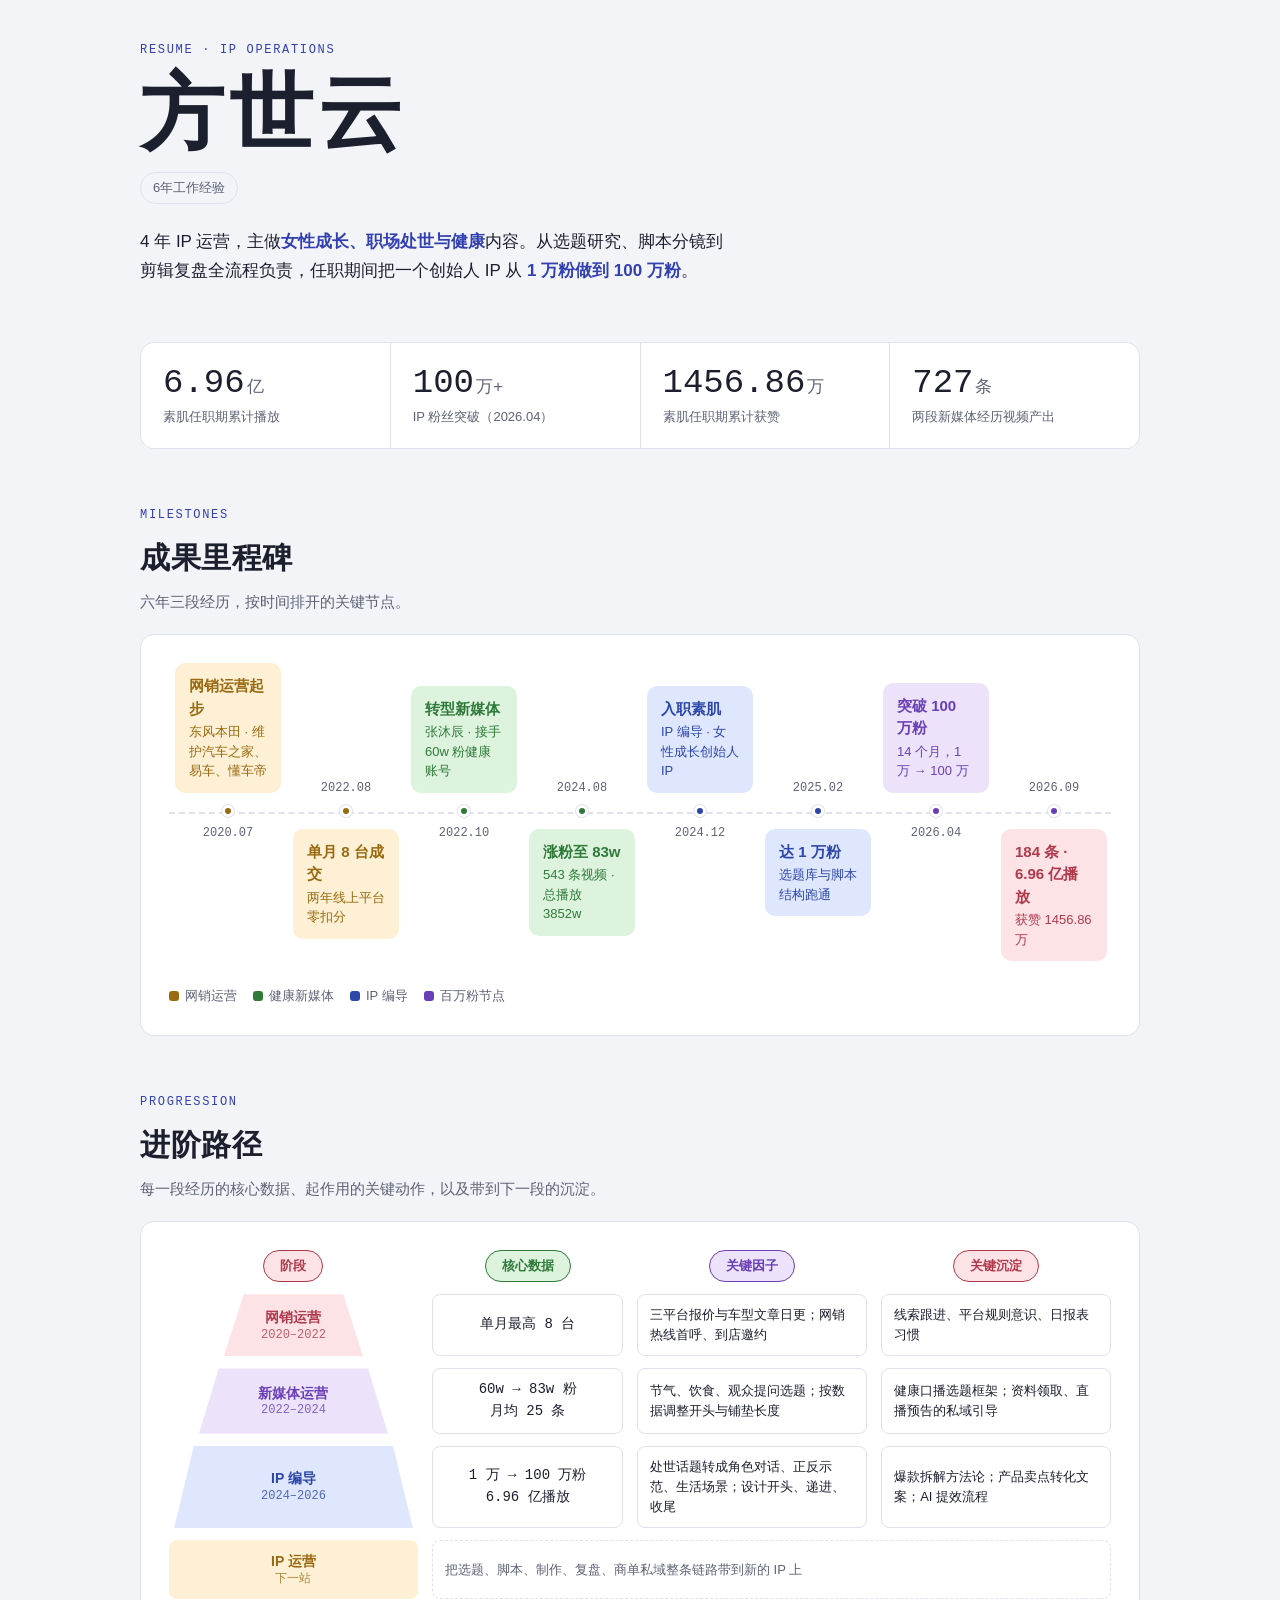
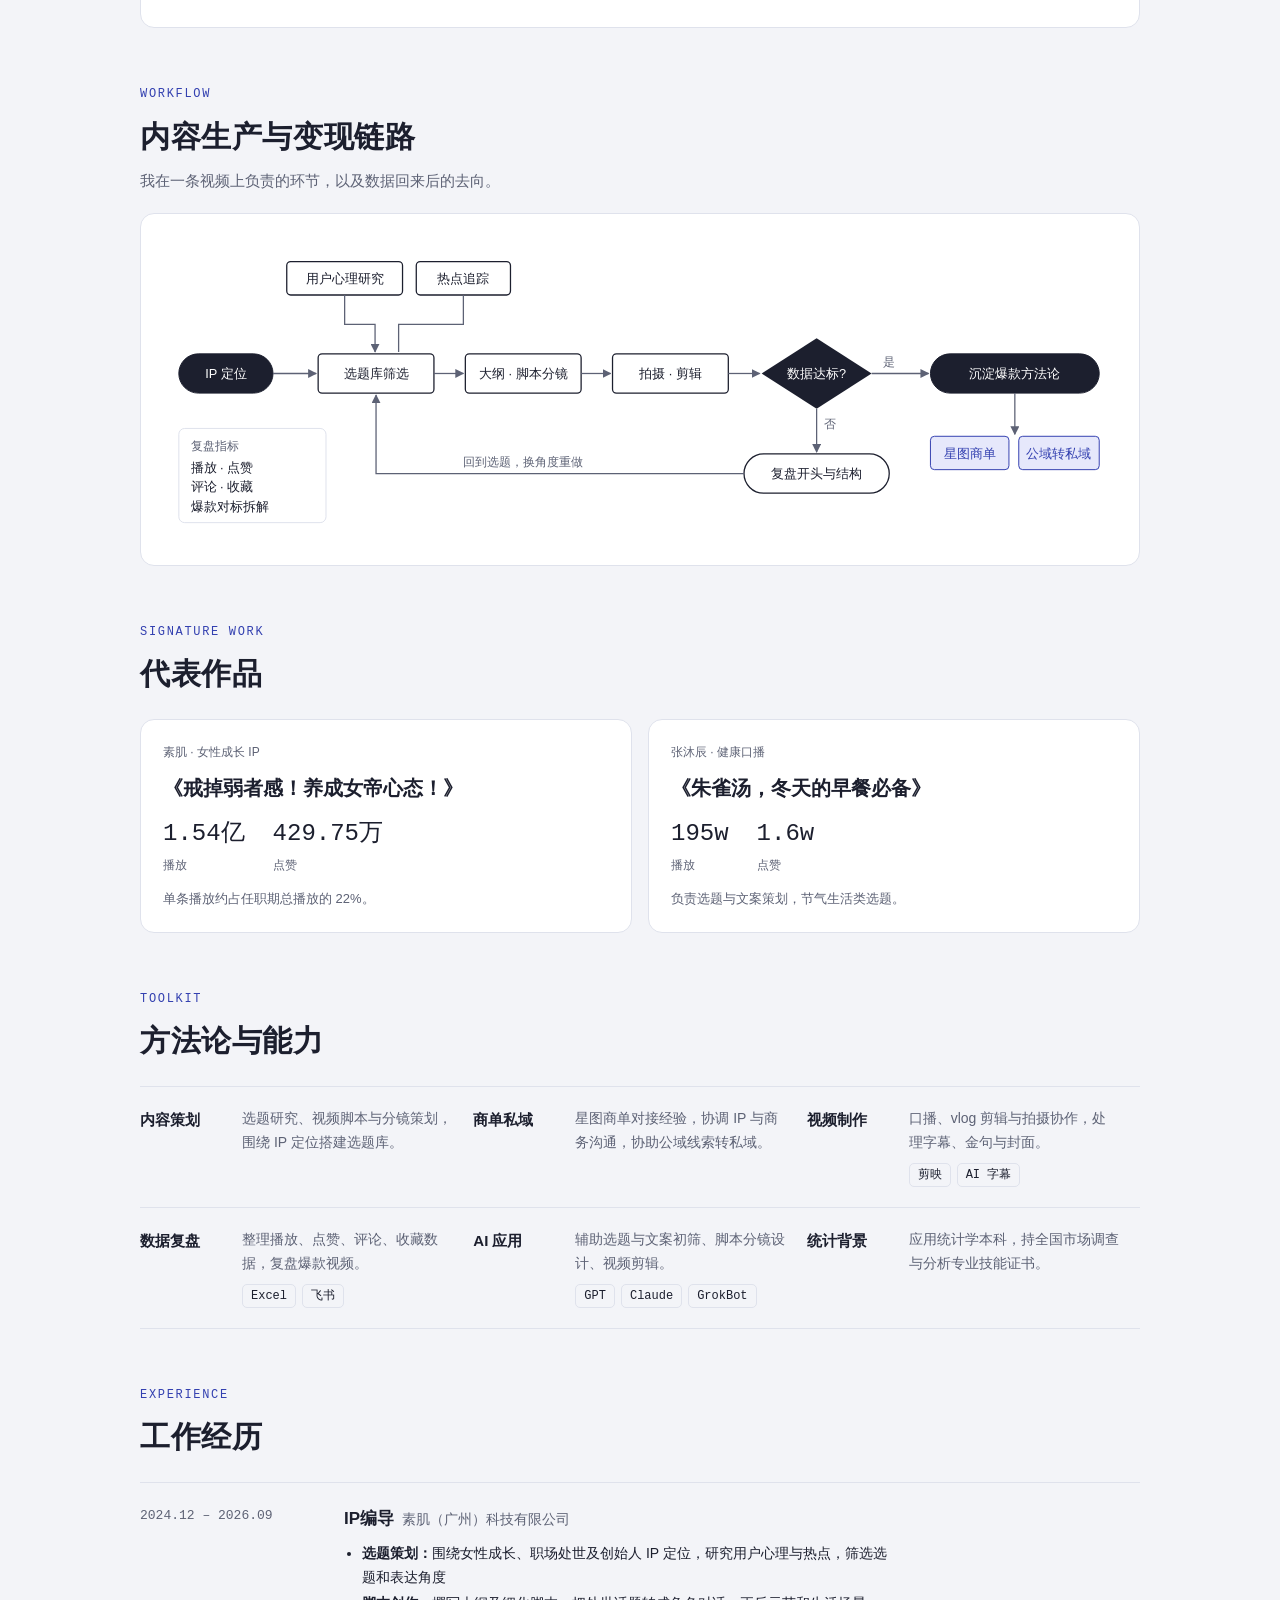
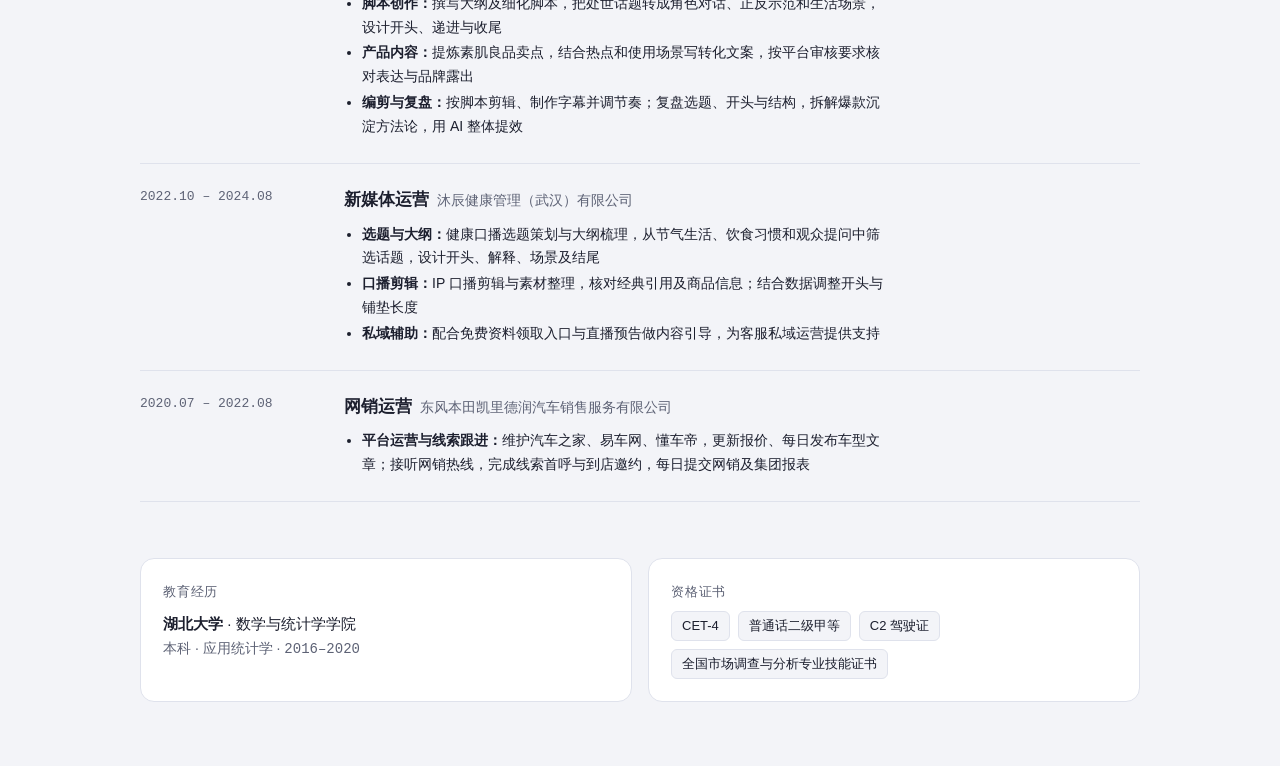
<file: milestones/index.html>
<!doctype html><html><head><meta charset=utf8><meta name=viewport content="width=device-width,initial-scale=1,viewport-fit=cover"><style>:root{color-scheme:light;box-sizing:border-box;padding-top:env(safe-area-inset-top,0px);padding-bottom:env(safe-area-inset-bottom,0px)}html{scroll-padding-top:env(safe-area-inset-top,0px)}body{margin:0;padding:0;font:14px -apple-system,BlinkMacSystemFont,sans-serif;background:#fff;color:#000}img{max-width:100%}[hidden]:not([hidden=until-found i]){display:none!important}</style></head><body>
<title>方世云 · IP运营</title>
<meta name="claude:viewport-fit-sides" content="cover">
<link rel="preconnect" href="https://fonts.googleapis.cn">
<link rel="preconnect" href="https://fonts.gstatic.cn" crossorigin>
<link rel="stylesheet" media="print" onload="this.media='all'" href="https://fonts.googleapis.cn/css2?family=Noto+Serif+SC:wght@600;900&family=Noto+Sans+SC:wght@400;500;700&family=DM+Mono:wght@400;500&display=swap">
<style>
/* Layout: single reading column, whiteboard-style panels for 里程碑 / 进阶 / 链路, pastel stage colours borrowed from the portfolio boards */
:root{
  --bg:#f3f4f8; --panel:#ffffff; --ink:#1c1f2e; --muted:#5d6275; --line:#dfe2ec;
  --accent:#3340b0; --accent-soft:#e6e8fb;
  --blue:#dfe7ff; --blue-ink:#2c47a8;
  --green:#ddf3dd; --green-ink:#2f7a3a;
  --violet:#ece3fb; --violet-ink:#6a3fb5;
  --rose:#fde3e6; --rose-ink:#b03a4c;
  --amber:#fdf0d5; --amber-ink:#9a6a10;
  --f-display:"Noto Serif SC","Songti SC",serif;
  --f-body:"Noto Sans SC","PingFang SC","Microsoft YaHei",sans-serif;
  --f-mono:"DM Mono",ui-monospace,Menlo,monospace;
}
@media (prefers-color-scheme: dark){:root:not([data-theme="light"]){
  --bg:#12141c; --panel:#1b1e29; --ink:#e8eaf3; --muted:#9aa0b6; --line:#2d3142;
  --accent:#9aa5ff; --accent-soft:#262b4d;
  --blue:#1f2a4d; --blue-ink:#a9bcff; --green:#1d3524; --green-ink:#94d9a0;
  --violet:#2e2447; --violet-ink:#c9aaf7; --rose:#3d2228; --rose-ink:#f3a3b0;
  --amber:#3a2f17; --amber-ink:#f0c76f; color-scheme:dark}}
:root[data-theme="dark"]{
  --bg:#12141c; --panel:#1b1e29; --ink:#e8eaf3; --muted:#9aa0b6; --line:#2d3142;
  --accent:#9aa5ff; --accent-soft:#262b4d;
  --blue:#1f2a4d; --blue-ink:#a9bcff; --green:#1d3524; --green-ink:#94d9a0;
  --violet:#2e2447; --violet-ink:#c9aaf7; --rose:#3d2228; --rose-ink:#f3a3b0;
  --amber:#3a2f17; --amber-ink:#f0c76f; color-scheme:dark}

*{box-sizing:border-box}
body{background:var(--bg);color:var(--ink);font-family:var(--f-body);font-size:15px;line-height:1.7;
  padding-left:max(16px,env(safe-area-inset-left,0px));padding-right:max(16px,env(safe-area-inset-right,0px));padding-block:40px 64px}
.wrap{max-width:1000px;margin:0 auto;display:flex;flex-direction:column;gap:56px}
h1,h2,h3{text-wrap:balance;margin:0}
h2{font-family:var(--f-display);font-weight:900;font-size:clamp(24px,3.4vw,30px);letter-spacing:.02em}
.eyebrow{font-family:var(--f-mono);font-size:12px;letter-spacing:.14em;text-transform:uppercase;color:var(--accent)}
.sec-head{display:flex;flex-direction:column;gap:6px;margin-bottom:20px}
.sec-head p{margin:0;color:var(--muted);max-width:60ch}
.num{font-family:var(--f-mono);font-variant-numeric:tabular-nums}
.board{background:var(--panel);border:1px solid var(--line);border-radius:14px;padding:28px}
a{color:var(--accent)}
:focus-visible{outline:2px solid var(--accent);outline-offset:2px}

/* Hero */
.hero{display:grid;grid-template-columns:1fr auto;gap:24px 40px;align-items:end}
.hero h1{font-family:var(--f-display);font-weight:900;font-size:clamp(48px,9vw,84px);line-height:1;letter-spacing:.06em}
.role{display:flex;flex-wrap:wrap;gap:8px;margin-top:16px}
.chip{font-size:13px;padding:4px 12px;border-radius:999px;background:var(--accent-soft);color:var(--accent);font-weight:500}
.chip.plain{background:transparent;border:1px solid var(--line);color:var(--muted)}
.contact{display:flex;flex-direction:column;gap:8px;font-size:14px;min-width:0}
.contact .row{display:flex;align-items:center;gap:10px;justify-content:flex-end}
.contact span.val{font-family:var(--f-mono);user-select:all;word-break:break-all}
.copy{font:inherit;font-size:12px;border:1px solid var(--line);background:var(--panel);color:var(--muted);border-radius:6px;padding:2px 8px;cursor:pointer}
.copy:hover{color:var(--accent);border-color:var(--accent)}
.lede{grid-column:1/-1;margin:0;font-size:17px;max-width:62ch;color:var(--ink)}
.lede b{color:var(--accent);font-weight:700}
.stats{display:grid;grid-template-columns:repeat(4,1fr);gap:1px;background:var(--line);border:1px solid var(--line);border-radius:14px;overflow:hidden}
.stat{background:var(--panel);padding:20px 22px;display:flex;flex-direction:column;gap:2px}
.stat .v{font-family:var(--f-mono);font-size:clamp(26px,3.6vw,34px);font-weight:500;line-height:1.2;font-variant-numeric:tabular-nums}
.stat .v small{font-size:.5em;margin-left:2px;color:var(--muted)}
.stat .k{font-size:13px;color:var(--muted)}

/* Milestones (horizontal board, stacks on phone) */
.ms-scroll{overflow-x:auto;padding-bottom:4px}
.ms{position:relative;display:grid;grid-template-columns:repeat(8,minmax(118px,1fr));grid-template-rows:auto 36px auto;min-width:940px}
.ms::before{content:"";position:absolute;left:0;right:0;top:calc(50%);height:0;border-top:2px dashed var(--line)}
.ms-item{display:contents}
.card{border-radius:10px;padding:12px 14px;font-size:13px;line-height:1.5;margin:0 6px}
.card b{display:block;font-size:15px;font-weight:700;margin-bottom:2px}
.card.up{grid-row:1;align-self:end}
.card.down{grid-row:3;align-self:start}
.dot{grid-row:2;justify-self:center;align-self:center;position:relative;z-index:1;display:flex;flex-direction:column;align-items:center}
.dot i{width:12px;height:12px;border-radius:50%;border:3px solid var(--panel);box-shadow:0 0 0 1px var(--line)}
.dot em{position:absolute;font-style:normal;font-family:var(--f-mono);font-size:12px;color:var(--muted);white-space:nowrap}
.dot.dl em{top:18px} .dot.du em{bottom:18px}
.c-blue{background:var(--blue);color:var(--blue-ink)} .c-blue~i,.i-blue{background:var(--blue-ink)}
.c-green{background:var(--green);color:var(--green-ink)}
.c-violet{background:var(--violet);color:var(--violet-ink)}
.c-rose{background:var(--rose);color:var(--rose-ink)}
.c-amber{background:var(--amber);color:var(--amber-ink)}
.i-green{background:var(--green-ink)} .i-violet{background:var(--violet-ink)} .i-rose{background:var(--rose-ink)} .i-amber{background:var(--amber-ink)}
.ms-legend{display:flex;flex-wrap:wrap;gap:16px;margin-top:20px;font-size:13px;color:var(--muted)}
.ms-legend span{display:inline-flex;align-items:center;gap:6px}
.ms-legend i{width:10px;height:10px;border-radius:3px;display:inline-block}

/* Progression table */
.prog-scroll{overflow-x:auto}
.prog{display:grid;grid-template-columns:minmax(220px,1.3fr) 1fr 1.2fr 1.2fr;gap:12px 14px;min-width:820px;align-items:stretch}
.prog .h{justify-self:center;font-size:13px;font-weight:700;padding:4px 16px;border-radius:999px;border:1.5px solid currentColor}
.h.h1{color:var(--rose-ink);background:var(--rose)} .h.h2{color:var(--green-ink);background:var(--green)}
.h.h3{color:var(--violet-ink);background:var(--violet)} .h.h4{color:var(--rose-ink);background:var(--rose)}
.step{display:flex;align-items:center;justify-content:center;flex-direction:column;text-align:center;padding:12px;font-weight:700;font-size:14px;line-height:1.35}
.step small{font-family:var(--f-mono);font-weight:400;font-size:12px;opacity:.8}
.step.s1{clip-path:polygon(30% 0,70% 0,78% 100%,22% 100%);background:var(--rose);color:var(--rose-ink)}
.step.s2{clip-path:polygon(20% 0,80% 0,88% 100%,12% 100%);background:var(--violet);color:var(--violet-ink)}
.step.s3{clip-path:polygon(10% 0,90% 0,98% 100%,2% 100%);background:var(--blue);color:var(--blue-ink)}
.step.s4{clip-path:polygon(0 0,100% 0,100% 100%,0 100%);background:var(--amber);color:var(--amber-ink);border-radius:8px}
.cell{border:1.5px solid var(--line);border-radius:8px;padding:10px 12px;font-size:13px;line-height:1.55;display:flex;align-items:center}
.cell.data{justify-content:center;text-align:center;font-family:var(--f-mono);font-size:14px;font-weight:500}
.cell.dashed{border-style:dashed;color:var(--muted)}
.prog-note{margin:16px 0 0;font-size:13px;color:var(--muted)}

/* Flow */
.flow-scroll{overflow-x:auto}
.flow svg{display:block;min-width:900px;width:100%;height:auto}
.flow .node rect,.flow .node path{fill:var(--panel);stroke:var(--ink);stroke-width:1.3}
.flow .term rect{fill:var(--ink);stroke:var(--ink)}
.flow .term text{fill:var(--panel)}
.flow .dec path{fill:var(--ink)}
.flow .dec text{fill:var(--panel)}
.flow .soft rect{fill:var(--accent-soft);stroke:var(--accent)}
.flow .soft text{fill:var(--accent)}
.flow text{fill:var(--ink);font-family:var(--f-body);font-size:13px}
.flow .lbl{fill:var(--muted);font-size:12px;font-family:var(--f-mono)}
.flow .edge{stroke:var(--muted);stroke-width:1.3;fill:none}
.flow .ah{fill:var(--muted)}
.flow .noteBox{fill:var(--panel);stroke:var(--line)}

/* Works */
.works{display:grid;grid-template-columns:1fr 1fr;gap:16px}
.work{border:1px solid var(--line);background:var(--panel);border-radius:14px;padding:22px;display:flex;flex-direction:column;gap:12px;min-width:0}
.work .tag{font-size:12px;color:var(--muted)}
.work h3{font-family:var(--f-display);font-weight:900;font-size:20px;line-height:1.4}
.work .nums{display:flex;gap:28px;flex-wrap:wrap}
.work .nums div{display:flex;flex-direction:column}
.work .nums .v{font-family:var(--f-mono);font-size:24px;font-weight:500;font-variant-numeric:tabular-nums}
.work .nums .k{font-size:12px;color:var(--muted)}
.work p{margin:0;font-size:13px;color:var(--muted)}

/* Method */
.method{display:grid;grid-template-columns:repeat(auto-fit,minmax(280px,1fr));gap:0;border-top:1px solid var(--line)}
.m{padding:20px 20px 20px 0;border-bottom:1px solid var(--line);display:grid;grid-template-columns:88px 1fr;gap:14px;min-width:0}
.m h3{font-size:15px;font-weight:700}
.m p{margin:0;font-size:14px;color:var(--muted)}
.m .tools{display:flex;flex-wrap:wrap;gap:6px;margin-top:8px}
.m .tools span{font-family:var(--f-mono);font-size:12px;border:1px solid var(--line);padding:1px 8px;border-radius:5px;color:var(--ink)}

/* Experience detail */
.jobs{display:flex;flex-direction:column;gap:0}
.job{display:grid;grid-template-columns:180px 1fr;gap:24px;padding:22px 0;border-top:1px solid var(--line)}
.job:last-child{border-bottom:1px solid var(--line)}
.job .when{font-family:var(--f-mono);font-size:13px;color:var(--muted)}
.job h3{font-size:17px;font-weight:700}
.job h3 span{font-weight:400;color:var(--muted);font-size:14px;margin-left:8px}
.job ul{margin:8px 0 0;padding-left:18px;font-size:14px;max-width:70ch}
.job li{margin:2px 0}
.job li b{font-weight:700}

.foot{display:grid;grid-template-columns:1fr 1fr;gap:16px}
.foot .board{padding:22px}
.foot h3{font-size:13px;color:var(--muted);font-weight:500;margin-bottom:8px;letter-spacing:.06em}
.foot p{margin:0}
.certs{display:flex;flex-wrap:wrap;gap:8px}
.certs span{font-size:13px;padding:3px 10px;border-radius:6px;background:var(--bg);border:1px solid var(--line)}
.portfolio{font-size:14px;color:var(--muted);text-align:center}

@media (max-width:720px){
  body{padding-block:24px 48px}
  .wrap{gap:44px}
  .hero{grid-template-columns:1fr}
  .contact .row{justify-content:flex-start}
  .stats{grid-template-columns:1fr 1fr}
  .board{padding:18px}
  .works,.foot{grid-template-columns:1fr}
  .job{grid-template-columns:1fr;gap:4px}
  /* milestones stack vertically */
  .ms{display:flex;flex-direction:column;min-width:0;gap:0;padding-left:22px}
  .ms::before{left:5px;right:auto;top:6px;bottom:6px;height:auto;border-top:0;border-left:2px dashed var(--line)}
  .ms-item{display:flex;flex-direction:column;gap:6px;position:relative;padding-bottom:18px}
  .dot{position:absolute;left:-22px;top:2px;align-items:flex-start}
  .dot em{position:static;margin-left:20px;margin-top:-17px}
  .card{margin:22px 0 0}
}
@media (prefers-reduced-motion:no-preference){
  .card{transition:transform .2s}
  .card:hover{transform:translateY(-2px)}
}
</style>

<main class="wrap">

  <!-- Hero -->
  <header class="hero">
    <div>
      <div class="eyebrow">Resume · IP Operations</div>
      <h1 style="margin-top:12px">方世云</h1>
      <div class="role">
        <span class="chip plain">6年工作经验</span>
      </div>
    </div>
    <p class="lede">4 年 IP 运营，主做<b>女性成长、职场处世与健康</b>内容。从选题研究、脚本分镜到剪辑复盘全流程负责，任职期间把一个创始人 IP 从 <b>1 万粉做到 100 万粉</b>。</p>
  </header>

  <section class="stats" aria-label="核心数据">
    <div class="stat"><span class="v">6.96<small>亿</small></span><span class="k">素肌任职期累计播放</span></div>
    <div class="stat"><span class="v">100<small>万+</small></span><span class="k">IP 粉丝突破（2026.04）</span></div>
    <div class="stat"><span class="v">1456.86<small>万</small></span><span class="k">素肌任职期累计获赞</span></div>
    <div class="stat"><span class="v">727<small>条</small></span><span class="k">两段新媒体经历视频产出</span></div>
  </section>

  <!-- Milestones -->
  <section>
    <div class="sec-head">
      <span class="eyebrow">Milestones</span>
      <h2>成果里程碑</h2>
      <p>六年三段经历，按时间排开的关键节点。</p>
    </div>
    <div class="board">
      <div class="ms-scroll">
        <div class="ms">
          <div class="ms-item">
            <div class="card up c-amber" style="grid-column:1"><b>网销运营起步</b>东风本田 · 维护汽车之家、易车、懂车帝</div>
            <div class="dot dl" style="grid-column:1"><i class="i-amber"></i><em>2020.07</em></div>
          </div>
          <div class="ms-item">
            <div class="dot du" style="grid-column:2"><i class="i-amber"></i><em>2022.08</em></div>
            <div class="card down c-amber" style="grid-column:2"><b>单月 8 台成交</b>两年线上平台零扣分</div>
          </div>
          <div class="ms-item">
            <div class="card up c-green" style="grid-column:3"><b>转型新媒体</b>张沐辰 · 接手 60w 粉健康账号</div>
            <div class="dot dl" style="grid-column:3"><i class="i-green"></i><em>2022.10</em></div>
          </div>
          <div class="ms-item">
            <div class="dot du" style="grid-column:4"><i class="i-green"></i><em>2024.08</em></div>
            <div class="card down c-green" style="grid-column:4"><b>涨粉至 83w</b>543 条视频 · 总播放 3852w</div>
          </div>
          <div class="ms-item">
            <div class="card up c-blue" style="grid-column:5"><b>入职素肌</b>IP 编导 · 女性成长创始人 IP</div>
            <div class="dot dl" style="grid-column:5"><i class="i-blue"></i><em>2024.12</em></div>
          </div>
          <div class="ms-item">
            <div class="dot du" style="grid-column:6"><i class="i-blue"></i><em>2025.02</em></div>
            <div class="card down c-blue" style="grid-column:6"><b>达 1 万粉</b>选题库与脚本结构跑通</div>
          </div>
          <div class="ms-item">
            <div class="card up c-violet" style="grid-column:7"><b>突破 100 万粉</b>14 个月，1 万 → 100 万</div>
            <div class="dot dl" style="grid-column:7"><i class="i-violet"></i><em>2026.04</em></div>
          </div>
          <div class="ms-item">
            <div class="dot du" style="grid-column:8"><i class="i-violet"></i><em>2026.09</em></div>
            <div class="card down c-rose" style="grid-column:8"><b>184 条 · 6.96 亿播放</b>获赞 1456.86 万</div>
          </div>
        </div>
      </div>
      <div class="ms-legend">
        <span><i class="i-amber"></i>网销运营</span>
        <span><i class="i-green"></i>健康新媒体</span>
        <span><i class="i-blue"></i>IP 编导</span>
        <span><i class="i-violet"></i>百万粉节点</span>
      </div>
    </div>
  </section>

  <!-- Progression -->
  <section>
    <div class="sec-head">
      <span class="eyebrow">Progression</span>
      <h2>进阶路径</h2>
      <p>每一段经历的核心数据、起作用的关键动作，以及带到下一段的沉淀。</p>
    </div>
    <div class="board">
      <div class="prog-scroll">
        <div class="prog">
          <span class="h h1">阶段</span><span class="h h2">核心数据</span><span class="h h3">关键因子</span><span class="h h4">关键沉淀</span>

          <div class="step s1">网销运营<small>2020–2022</small></div>
          <div class="cell data">单月最高 8 台</div>
          <div class="cell">三平台报价与车型文章日更；网销热线首呼、到店邀约</div>
          <div class="cell">线索跟进、平台规则意识、日报表习惯</div>

          <div class="step s2">新媒体运营<small>2022–2024</small></div>
          <div class="cell data">60w → 83w 粉<br>月均 25 条</div>
          <div class="cell">节气、饮食、观众提问选题；按数据调整开头与铺垫长度</div>
          <div class="cell">健康口播选题框架；资料领取、直播预告的私域引导</div>

          <div class="step s3">IP 编导<small>2024–2026</small></div>
          <div class="cell data">1 万 → 100 万粉<br>6.96 亿播放</div>
          <div class="cell">处世话题转成角色对话、正反示范、生活场景；设计开头、递进、收尾</div>
          <div class="cell">爆款拆解方法论；产品卖点转化文案；AI 提效流程</div>

          <div class="step s4">IP 运营<small>下一站</small></div>
          <div class="cell dashed" style="grid-column:2/5">把选题、脚本、制作、复盘、商单私域整条链路带到新的 IP 上</div>
        </div>
      </div>
    </div>
  </section>

  <!-- Flow -->
  <section>
    <div class="sec-head">
      <span class="eyebrow">Workflow</span>
      <h2>内容生产与变现链路</h2>
      <p>我在一条视频上负责的环节，以及数据回来后的去向。</p>
    </div>
    <div class="board flow">
      <div class="flow-scroll">
        <svg viewBox="0 0 960 300" role="img" aria-label="从选题研究到发布，数据达标则沉淀并对接商单私域，未达标则复盘后回到选题">
          <defs><marker id="ah" viewBox="0 0 10 10" refX="9" refY="5" markerWidth="7" markerHeight="7" orient="auto"><path class="ah" d="M0,0 L10,5 L0,10 z"/></marker></defs>

          <!-- inputs -->
          <g class="node"><rect x="120" y="20" width="118" height="34" rx="4"/><text x="179" y="42" text-anchor="middle">用户心理研究</text></g>
          <g class="node"><rect x="252" y="20" width="96" height="34" rx="4"/><text x="300" y="42" text-anchor="middle">热点追踪</text></g>
          <path class="edge" d="M179 54 V84 H210 V112" marker-end="url(#ah)"/>
          <path class="edge" d="M300 54 V84 H234 V112" />

          <g class="term"><rect x="10" y="114" width="96" height="40" rx="20"/><text x="58" y="139" text-anchor="middle">IP 定位</text></g>
          <path class="edge" d="M106 134 H150" marker-end="url(#ah)"/>
          <g class="node"><rect x="152" y="114" width="118" height="40" rx="4"/><text x="211" y="139" text-anchor="middle">选题库筛选</text></g>
          <path class="edge" d="M270 134 H300" marker-end="url(#ah)"/>
          <g class="node"><rect x="302" y="114" width="118" height="40" rx="4"/><text x="361" y="139" text-anchor="middle">大纲 · 脚本分镜</text></g>
          <path class="edge" d="M420 134 H450" marker-end="url(#ah)"/>
          <g class="node"><rect x="452" y="114" width="118" height="40" rx="4"/><text x="511" y="139" text-anchor="middle">拍摄 · 剪辑</text></g>
          <path class="edge" d="M570 134 H602" marker-end="url(#ah)"/>

          <g class="dec"><path d="M660 98 L716 134 L660 170 L604 134 Z"/><text x="660" y="139" text-anchor="middle">数据达标?</text></g>
          <text class="lbl" x="728" y="126">是</text>
          <path class="edge" d="M716 134 H774" marker-end="url(#ah)"/>
          <g class="term"><rect x="776" y="114" width="172" height="40" rx="20"/><text x="862" y="139" text-anchor="middle">沉淀爆款方法论</text></g>

          <!-- monetise -->
          <path class="edge" d="M862 154 V196" marker-end="url(#ah)"/>
          <g class="soft"><rect x="776" y="198" width="80" height="34" rx="4"/><text x="816" y="220" text-anchor="middle">星图商单</text></g>
          <g class="soft"><rect x="866" y="198" width="82" height="34" rx="4"/><text x="907" y="220" text-anchor="middle">公域转私域</text></g>

          <!-- loop -->
          <text class="lbl" x="668" y="190">否</text>
          <path class="edge" d="M660 170 V214" marker-end="url(#ah)"/>
          <g class="node"><rect x="586" y="216" width="148" height="40" rx="20"/><text x="660" y="241" text-anchor="middle">复盘开头与结构</text></g>
          <path class="edge" d="M586 236 H211 V156" marker-end="url(#ah)"/>
          <text class="lbl" x="300" y="228">回到选题，换角度重做</text>

          <!-- note -->
          <rect class="noteBox" x="10" y="190" width="150" height="96" rx="6"/>
          <text class="lbl" x="22" y="212">复盘指标</text>
          <text x="22" y="234">播放 · 点赞</text>
          <text x="22" y="254">评论 · 收藏</text>
          <text x="22" y="274">爆款对标拆解</text>
        </svg>
      </div>
    </div>
  </section>

  <!-- Works -->
  <section>
    <div class="sec-head">
      <span class="eyebrow">Signature work</span>
      <h2>代表作品</h2>
    </div>
    <div class="works">
      <article class="work">
        <span class="tag">素肌 · 女性成长 IP</span>
        <h3>《戒掉弱者感！养成女帝心态！》</h3>
        <div class="nums">
          <div><span class="v">1.54亿</span><span class="k">播放</span></div>
          <div><span class="v">429.75万</span><span class="k">点赞</span></div>
        </div>
        <p>单条播放约占任职期总播放的 22%。</p>
      </article>
      <article class="work">
        <span class="tag">张沐辰 · 健康口播</span>
        <h3>《朱雀汤，冬天的早餐必备》</h3>
        <div class="nums">
          <div><span class="v">195w</span><span class="k">播放</span></div>
          <div><span class="v">1.6w</span><span class="k">点赞</span></div>
        </div>
        <p>负责选题与文案策划，节气生活类选题。</p>
      </article>
    </div>
  </section>

  <!-- Method -->
  <section>
    <div class="sec-head">
      <span class="eyebrow">Toolkit</span>
      <h2>方法论与能力</h2>
    </div>
    <div class="method">
      <div class="m"><h3>内容策划</h3><div><p>选题研究、视频脚本与分镜策划，围绕 IP 定位搭建选题库。</p></div></div>
      <div class="m"><h3>商单私域</h3><div><p>星图商单对接经验，协调 IP 与商务沟通，协助公域线索转私域。</p></div></div>
      <div class="m"><h3>视频制作</h3><div><p>口播、vlog 剪辑与拍摄协作，处理字幕、金句与封面。</p><div class="tools"><span>剪映</span><span>AI 字幕</span></div></div></div>
      <div class="m"><h3>数据复盘</h3><div><p>整理播放、点赞、评论、收藏数据，复盘爆款视频。</p><div class="tools"><span>Excel</span><span>飞书</span></div></div></div>
      <div class="m"><h3>AI 应用</h3><div><p>辅助选题与文案初筛、脚本分镜设计、视频剪辑。</p><div class="tools"><span>GPT</span><span>Claude</span><span>GrokBot</span></div></div></div>
      <div class="m"><h3>统计背景</h3><div><p>应用统计学本科，持全国市场调查与分析专业技能证书。</p></div></div>
    </div>
  </section>

  <!-- Experience -->
  <section>
    <div class="sec-head">
      <span class="eyebrow">Experience</span>
      <h2>工作经历</h2>
    </div>
    <div class="jobs">
      <div class="job">
        <div class="when">2024.12 – 2026.09</div>
        <div>
          <h3>IP编导<span>素肌（广州）科技有限公司</span></h3>
          <ul>
            <li><b>选题策划：</b>围绕女性成长、职场处世及创始人 IP 定位，研究用户心理与热点，筛选选题和表达角度</li>
            <li><b>脚本创作：</b>撰写大纲及细化脚本，把处世话题转成角色对话、正反示范和生活场景，设计开头、递进与收尾</li>
            <li><b>产品内容：</b>提炼素肌良品卖点，结合热点和使用场景写转化文案，按平台审核要求核对表达与品牌露出</li>
            <li><b>编剪与复盘：</b>按脚本剪辑、制作字幕并调节奏；复盘选题、开头与结构，拆解爆款沉淀方法论，用 AI 整体提效</li>
          </ul>
        </div>
      </div>
      <div class="job">
        <div class="when">2022.10 – 2024.08</div>
        <div>
          <h3>新媒体运营<span>沐辰健康管理（武汉）有限公司</span></h3>
          <ul>
            <li><b>选题与大纲：</b>健康口播选题策划与大纲梳理，从节气生活、饮食习惯和观众提问中筛选话题，设计开头、解释、场景及结尾</li>
            <li><b>口播剪辑：</b>IP 口播剪辑与素材整理，核对经典引用及商品信息；结合数据调整开头与铺垫长度</li>
            <li><b>私域辅助：</b>配合免费资料领取入口与直播预告做内容引导，为客服私域运营提供支持</li>
          </ul>
        </div>
      </div>
      <div class="job">
        <div class="when">2020.07 – 2022.08</div>
        <div>
          <h3>网销运营<span>东风本田凯里德润汽车销售服务有限公司</span></h3>
          <ul>
            <li><b>平台运营与线索跟进：</b>维护汽车之家、易车网、懂车帝，更新报价、每日发布车型文章；接听网销热线，完成线索首呼与到店邀约，每日提交网销及集团报表</li>
          </ul>
        </div>
      </div>
    </div>
  </section>

  <section class="foot">
    <div class="board">
      <h3>教育经历</h3>
      <p><b>湖北大学</b> · 数学与统计学学院</p>
      <p style="color:var(--muted);font-size:14px">本科 · 应用统计学 · <span class="num">2016–2020</span></p>
    </div>
    <div class="board">
      <h3>资格证书</h3>
      <div class="certs"><span>CET-4</span><span>普通话二级甲等</span><span>C2 驾驶证</span><span>全国市场调查与分析专业技能证书</span></div>
    </div>
  </section>

</main>


</body></html>
</file>
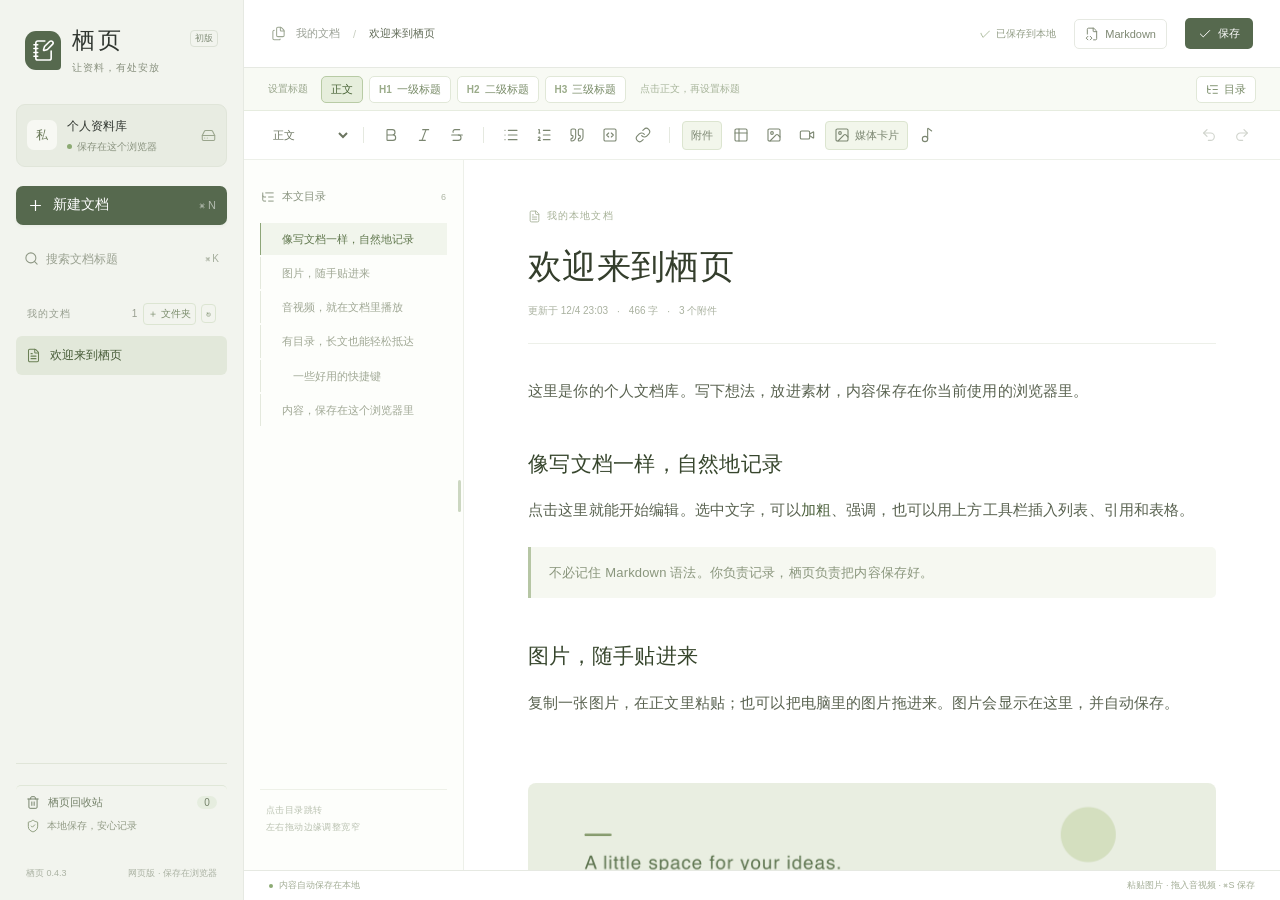
<file: qiye/index.html>
<!doctype html>
<html lang="zh-CN">
<head><meta charset="UTF-8"><meta name="viewport" content="width=device-width, initial-scale=1"><meta name="theme-color" content="#f5f6f2"><title>栖页 · 网页文档库</title><link rel="icon" href="data:,"><link rel="stylesheet" href="./app.css?v=web1"><style>#open-library,#reveal-document,[data-doc-action="reveal"],.card-reveal,.reveal-media,.table-image-reveal,.recycle-file-reveal,.recycle-reveal{display:none!important}</style></head>
<body>
<div class="app-shell">
  <aside class="sidebar">
    <div class="brand"><span class="brand-icon"><i data-lucide="notebook-pen"></i></span><div><strong>栖页</strong><span>让资料，有处安放</span></div><small>初版</small></div>
    <div class="workspace"><span class="workspace-avatar">私</span><div><b>个人资料库</b><span><em></em>保存在这个浏览器</span></div><i data-lucide="hard-drive"></i></div>
    <button class="new-document" id="new-document"><i data-lucide="plus"></i>新建文档<span>⌘ N</span></button>
    <label class="search"><i data-lucide="search"></i><input id="search" placeholder="搜索文档标题" aria-label="搜索文档标题"><kbd>⌘ K</kbd></label>
    <div class="section-label"><span>我的文档</span><span id="document-count">0</span><button id="new-folder" aria-label="新建文件夹" title="新建文件夹">＋ 文件夹</button><button id="refresh-library" aria-label="刷新文档列表" title="重新读取资料库中的文档">↻</button></div>
    <nav id="documents" aria-label="我的文档"></nav>
    <div class="sidebar-bottom"><button id="open-recycle-bin"><i data-lucide="trash-2"></i>栖页回收站<span id="recycle-count">0</span></button><div class="local-note"><i data-lucide="shield-check"></i><span>本地保存，安心记录</span></div><button id="open-library"><i data-lucide="folder-open"></i>打开资料库文件夹<i data-lucide="arrow-up-right"></i></button><div class="sidebar-foot"><span>栖页 0.4.3</span><span>网页版 · 保存在浏览器</span></div></div>
  </aside>
  <main class="main">
    <header class="topbar"><div class="breadcrumb"><i data-lucide="files"></i><span>我的文档</span><span class="separator">/</span><b id="breadcrumb-title">正在打开…</b></div><div class="top-actions"><span id="save-status" role="status" aria-live="polite">正在连接</span><button class="quiet" id="reveal-document" title="在访达中显示 Markdown 文件"><i data-lucide="folder-open"></i>访达</button><button class="quiet" id="view-source"><i data-lucide="file-code-2"></i>Markdown</button><button class="save-button" id="save"><i data-lucide="check"></i>保存</button></div></header>
    <div id="recovery-banner" class="recovery" hidden><span>发现上次未保存的编辑，可以恢复为一篇新文档。</span><button id="restore-draft">恢复草稿</button><button id="discard-draft">忽略</button></div>
    <div class="heading-toolbar" id="heading-toolbar" aria-label="标题和目录工具栏"><span class="heading-label">设置标题</span><button data-block="p" aria-label="设为正文" aria-pressed="false">正文</button><button data-block="h1" aria-label="设为一级标题" aria-pressed="false"><b>H1</b>一级标题</button><button data-block="h2" aria-label="设为二级标题" aria-pressed="false"><b>H2</b>二级标题</button><button data-block="h3" aria-label="设为三级标题" aria-pressed="false"><b>H3</b>三级标题</button><span class="heading-hint">点击正文，再设置标题</span><button id="toggle-outline" aria-controls="outline-panel" aria-expanded="true"><i data-lucide="list-tree"></i>目录</button></div>
    <div class="toolbar" id="toolbar" aria-label="文档格式工具栏">
      <select id="block-type" aria-label="段落样式"><option value="p">正文</option><option value="h1">一级标题</option><option value="h2">二级标题</option><option value="h3">三级标题</option></select><span class="toolbar-separator"></span>
      <button data-command="bold" title="加粗 ⌘B" aria-label="加粗"><i data-lucide="bold"></i></button><button data-command="italic" title="斜体 ⌘I" aria-label="斜体"><i data-lucide="italic"></i></button><button data-command="strike" title="删除线" aria-label="删除线"><i data-lucide="strikethrough"></i></button><span class="toolbar-separator"></span>
      <button data-command="bulletList" title="无序列表" aria-label="无序列表"><i data-lucide="list"></i></button><button data-command="orderedList" title="有序列表" aria-label="有序列表"><i data-lucide="list-ordered"></i></button><button data-command="blockquote" title="引用" aria-label="引用"><i data-lucide="quote"></i></button><button data-command="codeBlock" title="代码块" aria-label="代码块"><i data-lucide="square-code"></i></button><button id="insert-link" title="插入链接" aria-label="插入链接"><i data-lucide="link"></i></button><span class="toolbar-separator"></span>
      <button id="insert-file" class="insert-gallery" aria-label="插入 Word、Excel、PDF、压缩包、视频或音频附件" title="支持 Word、Excel、PDF、ZIP/RAR/7Z 等压缩包及音视频，可插入正文或表格">附件</button><button id="insert-table" title="插入表格" aria-label="插入表格"><i data-lucide="table-2"></i></button><button id="insert-image" title="插入图片" aria-label="插入图片"><i data-lucide="image"></i></button><button id="insert-video" title="插入视频" aria-label="插入视频"><i data-lucide="video"></i></button><button id="insert-gallery" class="insert-gallery" title="批量导入图片或视频，排列为卡片" aria-label="批量导入图片视频卡片"><i data-lucide="image"></i><span>媒体卡片</span></button><button id="insert-audio" title="插入音频" aria-label="插入音频"><i data-lucide="music-2"></i></button><span class="toolbar-spacer"></span><button data-command="undo" title="撤销 ⌘Z" aria-label="撤销"><i data-lucide="undo-2"></i></button><button data-command="redo" title="重做 ⇧⌘Z" aria-label="重做"><i data-lucide="redo-2"></i></button>
    </div>
    <div id="table-actions" class="table-actions" aria-label="表格行列工具栏" hidden><span>表格</span><label class="cell-color-label">填充<input id="cell-background" type="color" value="#fff2cc" aria-label="单元格背景色" title="选中单元格后选择填充色"></label><button id="clear-cell-background">清除填充</button><button id="red-table-text" class="red-text-button">文字标红</button><button id="reset-table-text">恢复文字颜色</button><button id="reset-table-size">恢复自动尺寸</button><span class="table-resize-hint">拖列线调宽 · 拖行线调高</span><button data-table="addRowBefore">上方插入行</button><button data-table="addRowAfter">下方插入行</button><button data-table="addColumnBefore">左侧插入列</button><button data-table="addColumnAfter">右侧插入列</button><button data-table="deleteRow">删除行</button><button data-table="deleteColumn">删除列</button><button data-table="deleteTable">移除表格</button></div>
    <div id="image-actions" class="image-actions" aria-label="图片大小工具栏" hidden><span>图片大小</span><button data-image-size="smaller" aria-label="缩小图片">− 缩小</button><output id="image-width">自动</output><button data-image-size="larger" aria-label="放大图片">＋ 放大</button><button data-image-size="fit">适应页面</button><button data-image-size="reset">恢复大小</button><button id="preview-image">放大查看</button><button id="reveal-image">在访达中显示</button><span class="image-resize-tip">也可以拖动图片边角</span></div>
    <div class="document-layout">
      <aside class="outline-panel" id="outline-panel"><div class="outline-label"><i data-lucide="list-tree"></i>本文目录<span id="heading-count">0</span></div><nav id="outline" aria-label="本文目录"></nav><div class="outline-tip">点击目录跳转<br>左右拖动边缘调整宽窄</div><div id="outline-width-resizer" class="outline-resizer outline-width-resizer" role="separator" aria-label="调整目录宽度" aria-orientation="vertical" aria-valuemin="140" tabindex="0" title="左右拖动调整宽度，双击恢复"></div></aside>
      <div class="document-scroll" id="document-scroll"><div id="empty-library" class="empty-library" hidden><h2>写下第一篇文档</h2><p>文档和素材会一起保存在本地。</p><button class="save-button" id="new-empty-document">新建文档</button></div><article class="document-page"><div class="document-eyebrow"><i data-lucide="file-text"></i>我的本地文档</div><input id="document-title" class="document-title" placeholder="无标题文档" aria-label="文档标题" maxlength="100"><div class="document-meta"><span id="updated-at"></span><span>·</span><span id="word-count">0 字</span><span>·</span><span id="media-count">0 个附件</span></div><div id="editor" aria-label="文档正文"></div><div class="document-end"><span></span><i data-lucide="sprout"></i><span></span></div></article></div>
    </div>
    <footer class="statusbar"><span><em></em><span id="footer-save">内容自动保存在本地</span></span><span>粘贴图片 · 拖入音视频 · ⌘S 保存</span></footer>
  </main>
</div>
<input type="file" id="media-input" hidden multiple>
<dialog id="source-dialog"><div class="dialog-header"><div><h2>这篇文档的 Markdown</h2><p>正文与媒体引用，保存在这个浏览器里。</p></div><button class="icon-button" id="close-source" aria-label="关闭 Markdown"><i data-lucide="x"></i></button></div><textarea id="source-text" readonly aria-label="Markdown 内容" spellcheck="false"></textarea><div class="dialog-footer"><span id="source-file"></span><button class="save-button" id="copy-source"><i data-lucide="copy"></i>复制 Markdown</button></div></dialog>
<dialog id="link-dialog"><form id="link-form"><div class="dialog-header"><div><h2>插入链接</h2><p>为选中的文字添加网址。</p></div><button type="button" class="icon-button" id="close-link" aria-label="关闭链接窗口"><i data-lucide="x"></i></button></div><label class="field-label">链接地址<input id="link-url" placeholder="https://…" type="url" required></label><div class="dialog-footer"><button type="button" class="quiet" id="remove-link">移除链接</button><button type="submit" class="save-button">插入链接</button></div></form></dialog>
<dialog id="image-preview-dialog"><div class="dialog-header"><h2 id="image-preview-title">图片预览</h2><div class="preview-tools"><button id="preview-zoom-out" aria-label="缩小预览">−</button><output id="preview-scale">100%</output><button id="preview-zoom-in" aria-label="放大预览">＋</button><button id="preview-fit">适应窗口</button><button id="preview-original">原始大小</button><button class="icon-button" id="close-image-preview" aria-label="关闭图片预览"><i data-lucide="x"></i></button></div></div><div class="image-preview-canvas" id="image-preview-canvas"><img id="image-preview" alt="图片预览"></div></dialog>
<div id="document-menu" class="document-menu" role="menu" hidden><button data-doc-action="reveal" role="menuitem">在访达中显示</button><button data-doc-action="move" role="menuitem">移动到文件夹…</button><button data-doc-action="trash" role="menuitem" class="danger">移到栖页回收站</button><button data-folder-action="new-document" role="menuitem">在此新建文档</button><button data-folder-action="new-folder" role="menuitem">新建子文件夹</button><button data-folder-action="trash" role="menuitem" class="danger">移到栖页回收站</button></div>
<dialog id="folder-dialog"><form id="folder-form"><div class="dialog-header"><h2>新建文件夹</h2><button type="button" id="close-folder" aria-label="取消新建文件夹">×</button></div><label class="field-label">文件夹名称<input id="folder-name" required maxlength="65" placeholder="例如：工作资料"></label><label class="field-label">放在<select id="folder-parent"></select></label><div class="dialog-footer"><button class="save-button" id="create-folder" type="submit">创建文件夹</button></div></form></dialog>
<dialog id="move-dialog"><form id="move-form"><div class="dialog-header"><h2>移动文档和素材</h2><button type="button" id="close-move" aria-label="取消移动文档">×</button></div><label class="field-label">移动到<select id="move-folder"></select></label><div class="dialog-footer"><button class="save-button" type="submit">移动</button></div></form></dialog>
<dialog id="trash-dialog"><div class="dialog-header"><h2 id="trash-title">移到栖页回收站？</h2></div><p id="trash-description">文档和素材会一起保留在资料库内的回收站，可随时恢复。只有在回收站点击「彻底删除」，才会永久删除。</p><div class="dialog-footer"><button class="quiet" id="cancel-trash">取消</button><button class="save-button danger-button" id="confirm-trash">移到回收站</button></div></dialog>
<dialog id="recycle-dialog" aria-labelledby="recycle-title"><div class="dialog-header"><div><h2 id="recycle-title">栖页回收站</h2><p>只显示从栖页删除的文件夹、文档和附件，内容仍保存在这个浏览器里。</p></div><button id="close-recycle" class="icon-button" aria-label="关闭回收站"><i data-lucide="x"></i></button></div><div class="recycle-notice"><i data-lucide="rotate-ccw"></i><span>恢复可找回文件夹、文档和附件。点击「彻底删除」后，内容会被永久删除。</span></div><div id="recycle-list" role="list" aria-live="polite"></div><div class="recycle-foot"><span id="recycle-summary"></span><button class="quiet" id="refresh-recycle">刷新</button></div></dialog>
<dialog id="finalize-dialog" aria-labelledby="finalize-title"><div class="dialog-header"><h2 id="finalize-title">彻底删除此项？</h2></div><p id="finalize-name"></p><p>此项及其附件将从这个浏览器中永久删除，无法恢复。</p><div class="dialog-footer"><button id="cancel-finalize" class="quiet">取消</button><button id="confirm-finalize" class="save-button danger-button">彻底删除 · 无法恢复</button></div></dialog>
<div class="toast" id="toast" role="status" hidden></div>
<script src="./app.js?v=web1" type="module"></script>
</body></html>
</file>
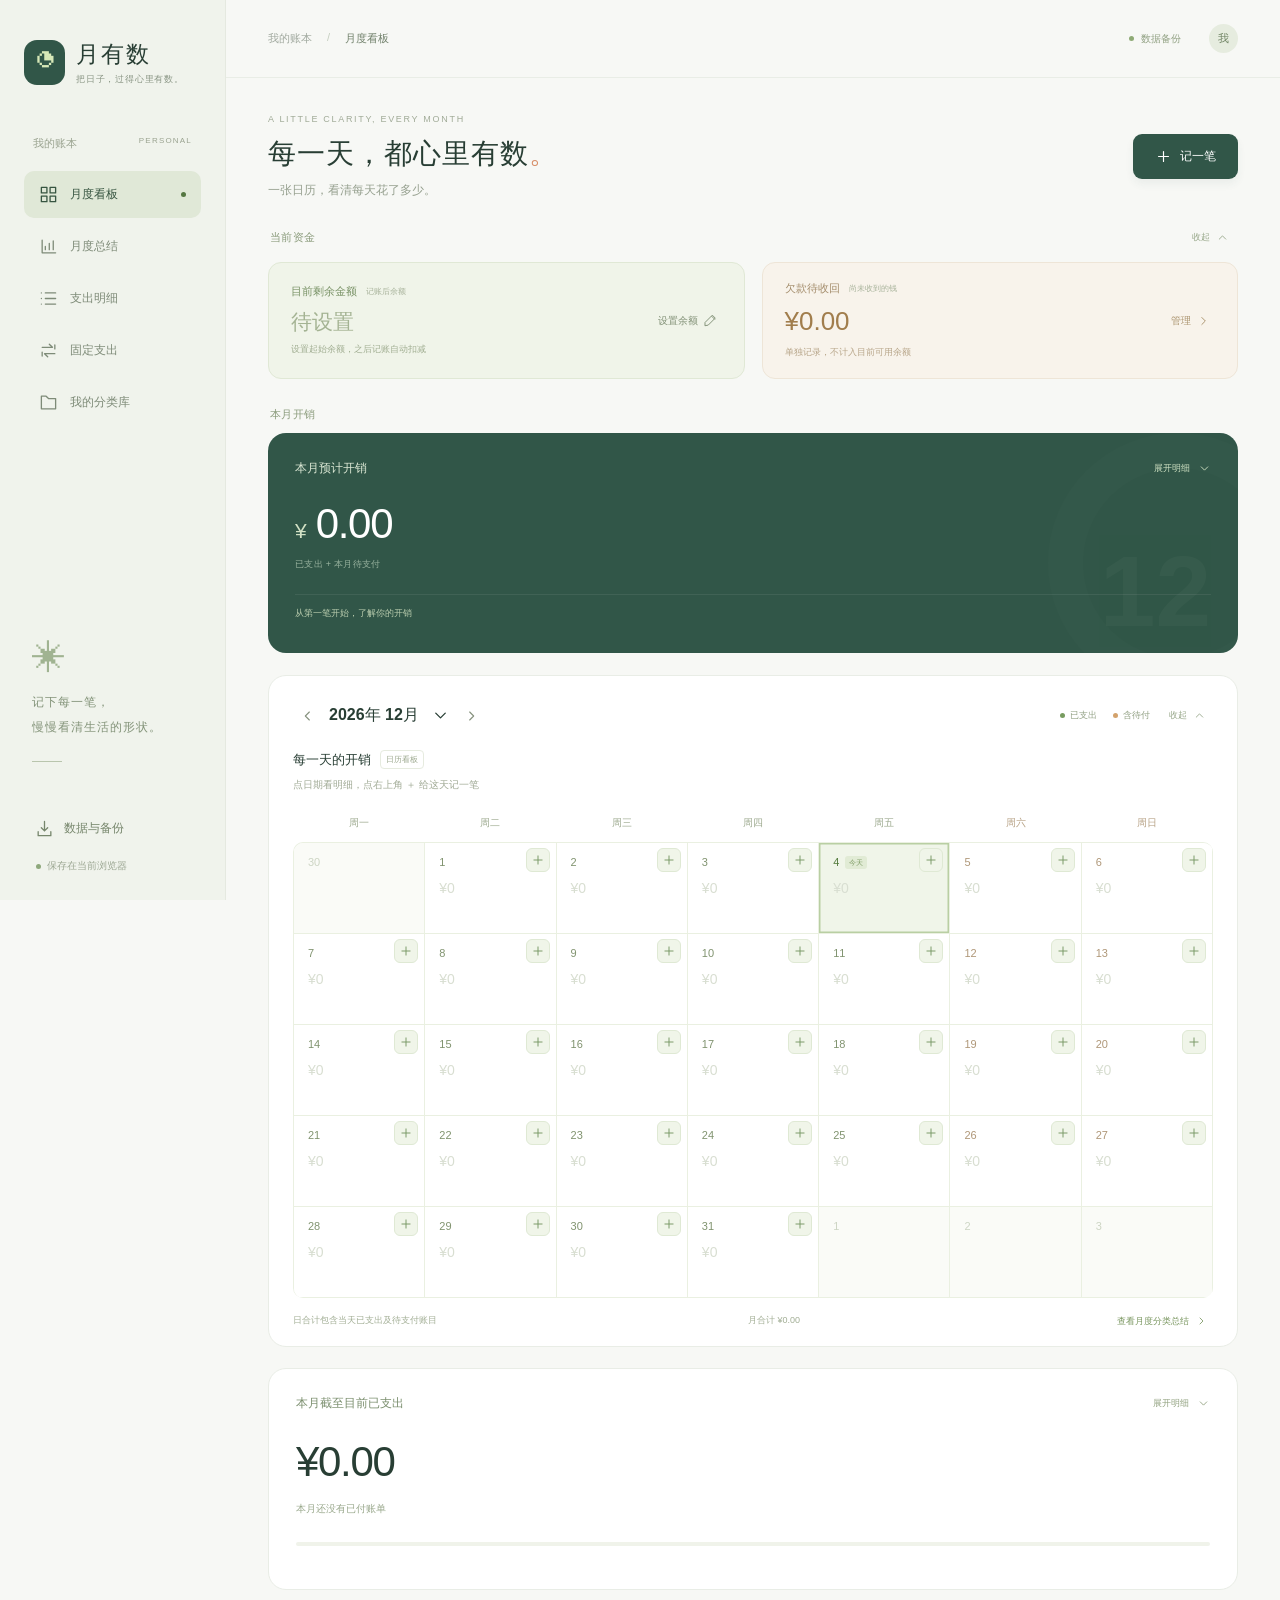
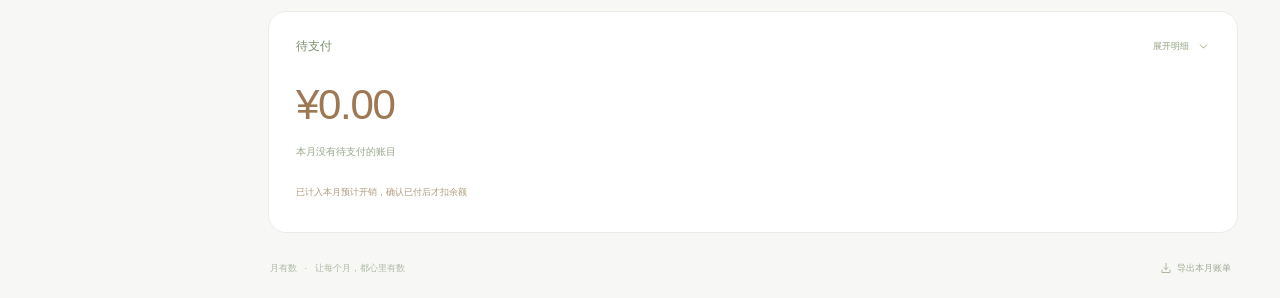
<file: yueyoushu/index.html>
<!doctype html>
<html lang="zh-CN">
<head>
  <meta charset="UTF-8"><meta name="viewport" content="width=device-width, initial-scale=1">
  <meta name="theme-color" content="#f7f8f5"><meta name="description" content="只需日期与金额，轻松看清每月开销。支持固定支出、批量记账与本地保存。">
  <title>月有数 · 每月开销账本</title>
  <link rel="icon" href="data:image/svg+xml,%3Csvg xmlns='http://www.w3.org/2000/svg' viewBox='0 0 64 64'%3E%3Crect width='64' height='64' rx='20' fill='%232d5145'/%3E%3Cpath d='M43 17a20 20 0 1 0 6 28A19 19 0 0 1 43 17' fill='%23c7dfac'/%3E%3C/svg%3E">
  <link rel="stylesheet" href="./style.css?v=10"><script type="module" src="./app.js?v=10"></script>
</head>
<body>
<div class="app-shell">
  <aside class="sidebar">
    <a class="brand" href="./" aria-label="月有数首页"><span class="brand-icon">◔</span><span>月有数<small>把日子，过得心里有数。</small></span></a>
    <div class="nav-caption">我的账本 <span>PERSONAL</span></div>
    <nav aria-label="主导航">
      <button class="nav-item active" data-view="overview"><span data-icon="grid"></span>月度看板<span class="nav-dot"></span></button>
      <button class="nav-item" data-view="report"><span data-icon="chart"></span>月度总结</button>
      <button class="nav-item" data-view="bills"><span data-icon="list"></span>支出明细</button>
      <button class="nav-item" data-view="fixed"><span data-icon="repeat"></span>固定支出</button>
      <button class="nav-item" data-view="categories"><span data-icon="folder"></span>我的分类库</button>
    </nav>
    <div class="sidebar-note"><span class="mini-leaf">✳</span><p>记下每一笔，<br>慢慢看清生活的形状。</p><div class="note-line"></div></div>
    <button id="backup-open" class="backup-link"><span data-icon="download"></span>数据与备份</button>
    <div class="local-label"><span></span><span id="storage-label">保存在当前浏览器</span></div>
  </aside>
  <main>
    <header class="topbar"><div class="breadcrumb">我的账本 <span>/</span> <b id="breadcrumb-view">月度看板</b></div><div class="topbar-right"><button class="local-pill" id="mobile-backup-open" aria-label="数据与备份"><i></i>数据备份</button><span class="avatar">我</span></div></header>
    <div class="content">
      <section class="page-heading"><div><div class="eyebrow" id="eyebrow">A LITTLE CLARITY, EVERY MONTH</div><h1 id="view-title">每一天，都心里有数<span>。</span></h1><div id="selected-view-month" class="selected-view-month"></div><p id="view-subtitle">一张日历，看清每天花了多少。</p></div><button class="btn primary add-button" id="add-open"><span data-icon="plus"></span>记一笔</button></section>
      <section id="funds-overview" class="funds-overview" aria-label="当前资金"><article class="fund-card"><div><span class="fund-label">目前剩余金额 <small>记账后余额</small></span><strong id="available-balance">待设置</strong><p id="balance-updated">设置起始余额，之后记账自动扣减</p></div><button class="text-button" id="balance-open">设置余额 <span data-icon="edit"></span></button></article><article class="fund-card receivable-card"><div><span class="fund-label">欠款待收回 <small>尚未收到的钱</small></span><strong id="receivable-total">¥0.00</strong><p id="receivable-caption">单独记录，不计入目前可用余额</p></div><button class="text-button" id="receivables-open">管理 <span data-icon="right"></span></button></article></section>
      <section id="overview-panel">
        <div class="summary-grid">
          <article class="total-card"><div class="total-top"><span>本月预计开销</span><button type="button" id="month-category-fold" class="expected-details-toggle" data-fold="month-category-calculator" aria-controls="month-category-calculator" aria-expanded="false" aria-label="展开勾选类别看本月合计"><span>展开明细</span><span data-icon="down"></span></button></div><div class="total-amount"><span>¥</span><strong id="total-amount">0.00</strong></div><p class="total-note">已支出 + 本月待支付</p><div class="total-bottom"><span id="comparison">从第一笔开始，了解你的开销</span><span id="mobile-total-detail" class="mobile-total-detail"></span><span class="month-watermark" id="month-watermark">10</span></div></article>
        </div>
        <section id="month-category-calculator" class="month-category-calculator" hidden><div class="section-heading"><div><h2>勾选类别看本月合计</h2><p>默认全部勾选，取消不想统计的类别即可</p></div></div><div class="month-category-help">这里只计算你勾选类别的本月开销，包含待支付账目。</div><div class="month-category-actions"><span id="month-category-count"></span><div><button id="month-category-all" class="text-button">全选</button><button id="month-category-none" class="text-button">全不选</button></div></div><div id="month-category-checkboxes" class="month-category-checkboxes"></div><div class="month-category-result" aria-live="polite"><div><span>已选类别合计 · 本月预计</span><strong id="month-category-total">¥0.00</strong></div><p><span id="month-category-paid"></span><span id="month-category-pending"></span></p></div><p class="month-category-note">勾选只影响这个合计结果；日历和其他统计保持原样。</p></section>
        <section class="calendar-panel" aria-label="月度日历看板"><div class="section-heading"><div><div class="monthbar calendar-monthbar"><div class="month-controls"><button class="icon-button" id="prev-month" aria-label="上个月"><span data-icon="left"></span></button><label class="month-label"><span id="month-label"></span><input type="month" id="month-picker" min="1900-01" max="2200-12" aria-label="选择查看月份"><span data-icon="down"></span></label><button class="icon-button" id="next-month" aria-label="下个月"><span data-icon="right"></span></button><button class="text-button today-button" id="this-month">回到本月</button></div><span id="month-caption" class="muted">日常支出与固定支出，放在一起看</span></div><h2>每一天的开销 <span class="tag">日历看板</span></h2><p>点日期看明细，点右上角 ＋ 给这天记一笔</p></div><div class="calendar-legend"><span><i></i>已支出</span><span><i></i>含待付</span></div></div><div class="calendar-weekdays"><span>周一</span><span>周二</span><span>周三</span><span>周四</span><span>周五</span><span>周六</span><span>周日</span></div><div id="calendar-grid" class="calendar-grid"></div><div class="calendar-footnote"><span>日合计包含当天已支出及待支付账目</span><span id="calendar-month-total"></span><button class="report-link" data-view="report">查看月度分类总结 <span data-icon="right"></span></button></div><section id="selected-day-panel" class="calendar-day-details" aria-label="所选日期明细" hidden><div class="section-heading day-section-heading"><div><span class="eyebrow">ONE DAY AT A TIME</span><h2 id="day-title"></h2></div><button type="button" class="icon-button" id="day-close" aria-label="收起当天明细"><span data-icon="x"></span></button></div><div class="day-summary"><div><span id="day-total-label">日合计</span><strong id="day-total"></strong></div><div class="day-summary-detail"><span id="day-paid"></span><span id="day-pending"></span></div></div><div id="day-bills"></div><button class="btn primary full" id="day-add"><span data-icon="plus"></span>给这天记一笔</button></section></section>
        <details id="paid-summary-panel" class="monthly-detail-card paid-detail-card"><summary><div class="monthly-detail-heading"><h2>本月截至目前已支出</h2><span class="monthly-detail-toggle"><span class="when-closed">展开明细</span><span class="when-open">收起明细</span><span data-icon="down"></span></span></div><strong class="monthly-detail-amount" id="paid-amount">¥0.00</strong><p id="paid-caption">本月还没有已付账单</p><div class="mini-track"><span id="paid-track"></span></div></summary><div class="monthly-detail-body"><div id="paid-summary-list"></div><button class="text-button" data-view="bills">查看完整支出明细 <span data-icon="right"></span></button></div></details>
        <details id="pending-summary-panel" class="monthly-detail-card pending-detail-card"><summary><div class="monthly-detail-heading"><h2>待支付</h2><span class="monthly-detail-toggle"><span class="when-closed">展开明细</span><span class="when-open">收起明细</span><span data-icon="down"></span></span></div><strong class="monthly-detail-amount" id="pending-amount">¥0.00</strong><p id="pending-caption">确认付款后再扣余额</p><span class="monthly-detail-note">已计入本月预计开销，确认已付后才扣余额</span></summary><div class="monthly-detail-body"><div id="pending-summary-list"></div><button class="text-button" data-view="bills">查看完整支出明细 <span data-icon="right"></span></button></div></details>
      </section>
      <section id="report-panel" class="report-panel" hidden><div class="panel report-intro"><div class="section-heading"><div><h2>这个月，各方面花了多少</h2><p>按你的分类统计，账目增加后会自动更新</p></div><div class="segmented" aria-label="月度总结统计口径"><button data-basis="paid" class="active">已支出</button><button data-basis="expected">预计含待支付</button></div></div><div class="report-summary"><div><span id="report-basis-label">本月已支出</span><strong id="report-total">¥0.00</strong><small id="report-record-count"></small></div><div id="report-insights" class="report-insights"></div></div></div><div class="panel category-breakdown"><div class="section-heading"><div><h2>分类金额与占比</h2><p id="report-category-caption">点击分类，可展开具体项目</p></div><button class="text-button" id="report-export"><span data-icon="download"></span>导出月度总结</button></div><div id="category-totals"></div><div class="report-total-footer"><span>所有分类合计</span><strong id="category-grand-total"></strong></div><p class="report-footnote">只分析已经录入的账目；未确定分类的支出单列为“待分类”，同样计入合计。</p></div></section>
      <section id="categories-panel" class="panel categories-panel" hidden><div class="section-heading"><div><h2>跟着你的生活，慢慢补充</h2><p>这 7 类来自你提供的清单。每类都可以自定义项目，也能添加新的一级分类。</p></div><button id="new-category" class="btn secondary"><span data-icon="plus"></span>自定义分类</button></div><div id="category-library" class="category-library"></div></section>
      <div class="details-grid" id="details-grid">
        <section class="panel bills-panel" id="bills-panel"><div class="section-heading"><div><h2>每日合计与明细 <span class="count-badge" id="bill-count">0</span></h2><p>同一天的花费，自动加在一起</p></div><button class="text-button" id="batch-open"><span data-icon="paste"></span>批量记账</button></div><div class="filter-row"><div class="segmented" aria-label="账单类型"><button data-filter="all" class="active">全部</button><button data-filter="daily">日常支出</button><button data-filter="fixed">固定支出</button></div><select id="bills-category-filter" class="category-filter" aria-label="筛选分类"><option value="all">所有分类</option></select><label class="search-box"><span data-icon="search"></span><input id="search" placeholder="搜索备注" aria-label="搜索账单备注"></label></div><div id="bills-list"></div><div class="table-footer" id="table-footer"></div></section>
        <section class="panel fixed-panel" id="fixed-panel"><div class="section-heading"><div><h2>每月固定支出</h2><p>设好一次，每月自动列入</p></div><button class="icon-button outlined" id="fixed-open" aria-label="新增固定支出"><span data-icon="plus"></span></button></div><div id="fixed-list"></div><div class="fixed-tip"><span data-icon="info"></span><span>到期也不会自动变成“已付”，付款后点一下确认就好。</span></div></section>
      </div>
      <section id="rules-section" class="panel rules-panel" hidden><div class="section-heading"><div><h2>固定支出设置</h2><p>从起始月份自动生成；遇到没有对应日期的月份，安排在当月最后一天。</p></div><button class="btn secondary" id="new-rule-open"><span data-icon="plus"></span>新增固定支出</button></div><div id="rules-list"></div></section>
      <footer class="page-footer"><span>月有数 <span class="footer-dot">·</span> 让每个月，都心里有数</span><button class="text-button" id="export-csv"><span data-icon="download"></span>导出本月账单</button></footer>
    </div>
  </main>
</div>

<dialog id="entry-dialog"><form id="entry-form"><div class="dialog-heading"><div><span class="eyebrow">A SMALL NOTE</span><h2 id="entry-title">记下这一笔</h2></div><button type="button" class="icon-button close-dialog" aria-label="关闭"><span data-icon="x"></span></button></div><label class="field">金额<span class="amount-field"><span>¥</span><input id="entry-amount" type="text" inputmode="decimal" placeholder="0.00" autocomplete="off" required maxlength="15"></span></label><label class="field">日期<input id="entry-date" type="date" min="1900-01-01" max="2200-12-31" required></label><fieldset class="entry-payment-field"><legend>付款状态</legend><div class="entry-payment-options"><label><input type="radio" name="entry-payment" value="paid" checked><span>已支出</span></label><label><input type="radio" name="entry-payment" value="pending"><span>待支付（仅这一次）</span></label></div><p class="entry-payment-hint" id="entry-payment-hint" aria-live="polite">已实际付款，计入已支出。</p></fieldset><div class="classification-picker" data-picker="entry"><div class="form-columns"><label class="field">分类与项目<select id="entry-category" aria-label="分类与项目"></select></label><label class="field">具体项目 <span class="optional">选填</span><select id="entry-item" aria-label="具体项目"></select></label></div><p class="classification-hint">没有合适的选项？选“自定义”，保存后可重复使用。</p></div><label class="field">备注 <span class="optional">选填</span><input id="entry-note" type="text" placeholder="比如：午饭、打车、买日用品" maxlength="100"></label><p class="form-error" id="entry-error" role="alert"></p><button class="btn primary full" type="submit" id="entry-submit">保存这一笔</button></form></dialog>
<dialog id="fixed-dialog"><form id="fixed-form"><div class="dialog-heading"><div><span class="eyebrow">ONCE, THEN EVERY MONTH</span><h2>新增固定支出</h2></div><button type="button" class="icon-button close-dialog" aria-label="关闭"><span data-icon="x"></span></button></div><label class="field">这笔支出叫什么<input id="rule-name" required maxlength="100" placeholder="比如：房租、话费、会员"></label><label class="field">每月金额<span class="amount-field"><span>¥</span><input id="rule-amount" type="text" inputmode="decimal" placeholder="0.00" autocomplete="off" required maxlength="15"></span></label><div class="form-columns"><label class="field">每月几号支付<select id="rule-day"></select></label><label class="field">从哪个月开始<input id="rule-start" type="month" min="1900-01" max="2200-12" required></label></div><fieldset class="duration-picker"><legend>持续多久</legend><div class="duration-options"><label><input type="radio" name="rule-duration" value="ongoing" checked> 长期持续</label><label><input type="radio" name="rule-duration" value="limited"> 只持续几个月</label></div><div id="rule-duration-details" class="duration-details" hidden><label>共 <input type="number" id="rule-months" min="1" max="1200" step="1" value="3" aria-label="持续月数"> 个月</label><p id="rule-end-preview"></p></div></fieldset><div class="classification-picker" data-picker="rule"><div class="form-columns"><label class="field">分类与项目<select id="rule-category" aria-label="分类与项目"></select></label><label class="field">具体项目 <span class="optional">选填</span><select id="rule-item" aria-label="具体项目"></select></label></div><p class="classification-hint">没有合适的选项？选“自定义”，保存后可重复使用。</p></div><p class="helper-note">每月自动列入预计开销，付款后再标记已付。金额有变化，可在当月账单里调整。</p><p class="form-error" id="rule-error" role="alert"></p><button class="btn primary full" type="submit">设置每月支出</button></form></dialog>
<dialog id="batch-dialog" class="wide-dialog"><form id="batch-form"><div class="dialog-heading"><div><span class="eyebrow">ALL THE LITTLE THINGS</span><h2>一次记下多笔开销</h2></div><button type="button" class="icon-button close-dialog" aria-label="关闭"><span data-icon="x"></span></button></div><p class="dialog-intro">每行一笔：日期 + 金额，备注可不填。</p><div class="classification-picker" data-picker="batch"><div class="form-columns"><label class="field">本次统一分类<select id="batch-category" aria-label="本次统一分类"></select></label><label class="field">具体项目 <span class="optional">选填</span><select id="batch-item" aria-label="具体项目"></select></label></div><p class="classification-hint">没有合适的选项？选“自定义”，保存后可重复使用。</p></div><label class="batch-year">未写年份的日期，按 <input id="batch-year" type="number" min="1900" max="2200" required> 年记录</label><textarea id="batch-text" rows="6" aria-label="多笔支出" placeholder="10月18日 38 午饭&#10;10.19 12.5 打车&#10;2026-10-20 168 日用品"></textarea><p class="helper-note">支持 10月18日、10.18、2026-10-18 等日期格式。固定房租请在“固定支出”里确认付款，避免重复记账。</p><div id="batch-preview" class="batch-preview" aria-live="polite"></div><p id="batch-error" class="form-error" role="alert"></p><button class="btn primary full" id="batch-submit" type="submit" disabled>先填写你的开销</button></form></dialog>
<dialog id="adjust-dialog"><form id="adjust-form"><div class="dialog-heading"><div><span class="eyebrow">JUST THIS MONTH</span><h2>调整当月金额</h2></div><button type="button" class="icon-button close-dialog" aria-label="关闭"><span data-icon="x"></span></button></div><p id="adjust-label" class="dialog-intro"></p><div class="classification-picker" data-picker="adjust"><div class="form-columns"><label class="field">固定支出分类<select id="adjust-category" aria-label="固定支出分类"></select></label><label class="field">具体项目 <span class="optional">选填</span><select id="adjust-item" aria-label="具体项目"></select></label></div><p class="classification-hint">没有合适的选项？选“自定义”，保存后可重复使用。</p></div><p class="classification-hint">分类用于这项固定支出的所有月份；金额调整仍只影响当前月。</p><label class="field">本月实际应付金额<span class="amount-field"><span>¥</span><input id="adjust-amount" inputmode="decimal" required maxlength="15"></span></label><p class="helper-note">只影响当前这一月，其他月份继续按原设置计算。</p><p id="adjust-error" class="form-error" role="alert"></p><button class="btn primary full" type="submit">保存调整</button></form></dialog>
<dialog id="balance-dialog"><form id="balance-form"><div class="dialog-heading"><div><span class="eyebrow">WHAT YOU HAVE RIGHT NOW</span><h2>目前剩余金额</h2></div><button type="button" class="icon-button close-dialog" aria-label="关闭"><span data-icon="x"></span></button></div><p class="dialog-intro">填写余额及对应日期，选择是否扣除当天已有支出。之后记账会自动更新剩余金额。</p><label class="field">余额金额<span class="amount-field"><span>¥</span><input id="balance-amount" inputmode="decimal" required maxlength="15" placeholder="0.00"></span></label><label class="field">余额对应日期<input id="balance-date" type="date" min="1900-01-01" max="2200-12-31" required></label><label class="field">这笔余额的扣减起点<select id="balance-basis"><option value="start">记账前的余额：扣除这天起的已支出</option><option value="current">已核对的余额：已有账目已经扣过</option></select></label><p class="helper-note">记账前余额会扣除所选日期当天及之后的已付支出；已核对余额只计算已有账目的后续变化。待支付账目确认付款时才扣，修改、删除或撤销付款会重新计算。欠款收回仍需手动核对余额。</p><p id="balance-error" class="form-error" role="alert"></p><button class="btn primary full" type="submit">保存当前余额</button></form></dialog>
<dialog id="receivables-dialog" class="wide-dialog"><div class="dialog-heading"><div><span class="eyebrow">MONEY ON ITS WAY BACK</span><h2>欠款待收回</h2></div><button type="button" class="icon-button close-dialog" aria-label="关闭"><span data-icon="x"></span></button></div><div class="receivable-summary"><span>目前还没收回</span><strong id="receivable-dialog-total">¥0.00</strong><button class="btn secondary" id="receivable-new">＋ 新增一笔</button></div><p class="helper-note">这里只记录对方还欠你的钱，不计入日/月消费统计。登记收回后，待收回金额会减少；可用余额请在到账后手动核对更新。</p><div id="receivable-list"></div></dialog>
<dialog id="receivable-entry-dialog"><form id="receivable-entry-form"><div class="dialog-heading"><div><span class="eyebrow">KEEP A LITTLE RECORD</span><h2 id="receivable-entry-title">新增待收回</h2></div><button type="button" class="icon-button close-dialog" aria-label="关闭"><span data-icon="x"></span></button></div><label class="field">对方 / 事项<input id="receivable-name" maxlength="100" required placeholder="可以用你熟悉的称呼"></label><label class="field"><span id="receivable-amount-label">目前还欠你多少</span><span class="amount-field"><span>¥</span><input id="receivable-amount" inputmode="decimal" required maxlength="15" placeholder="0.00"></span></label><label class="field">记录日期<input id="receivable-date" type="date" min="1900-01-01" max="2200-12-31" required></label><label class="field">备注 <span class="optional">选填</span><input id="receivable-note" maxlength="100" placeholder="记下这笔钱的来由"></label><p class="form-error" id="receivable-error" role="alert"></p><button class="btn primary full" type="submit">保存待收回记录</button></form></dialog>
<dialog id="repayment-dialog"><form id="repayment-form"><div class="dialog-heading"><div><span class="eyebrow">A LITTLE LESS OUTSTANDING</span><h2>登记收回</h2></div><button type="button" class="icon-button close-dialog" aria-label="关闭"><span data-icon="x"></span></button></div><p class="dialog-intro" id="repayment-label"></p><label class="field">这次收到多少<span class="amount-field"><span>¥</span><input id="repayment-amount" inputmode="decimal" required maxlength="15"></span></label><label class="field">到账日期<input id="repayment-date" type="date" min="1900-01-01" max="2200-12-31" required></label><p class="helper-note">支持分次收回。这里只减少待收回金额，不自动改变当前余额。</p><p class="form-error" id="repayment-error" role="alert"></p><button class="btn primary full" type="submit">确认登记收回</button></form></dialog>
<dialog id="period-dialog"><form id="period-form"><div class="dialog-heading"><div><span class="eyebrow">AS LONG AS YOU NEED</span><h2>调整持续时间</h2></div><button type="button" class="icon-button close-dialog" aria-label="关闭"><span data-icon="x"></span></button></div><p id="period-label" class="dialog-intro"></p><fieldset class="duration-picker"><legend>持续多久</legend><div class="duration-options"><label><input type="radio" name="period-duration" value="ongoing" checked> 长期持续</label><label><input type="radio" name="period-duration" value="limited"> 只持续几个月</label></div><div id="period-duration-details" class="duration-details" hidden><label>共 <input type="number" id="period-months" min="1" max="1200" step="1" value="3" aria-label="持续月数"> 个月</label><p id="period-end-preview"></p></div></fieldset><p class="helper-note">从起始月份开始计数，修改后重新计算对应月份的预计开销，已保存的付款状态保留。</p><p class="form-error" id="period-error" role="alert"></p><button class="btn primary full" type="submit">保存持续时间</button></form></dialog>
<dialog id="classify-dialog"><form id="classify-form"><div class="dialog-heading"><div><span class="eyebrow">A PLACE FOR EVERY EXPENSE</span><h2>设置支出分类</h2></div><button type="button" class="icon-button close-dialog" aria-label="关闭"><span data-icon="x"></span></button></div><p id="classify-label" class="dialog-intro"></p><div class="classification-picker" data-picker="classify"><div class="form-columns"><label class="field">分类与项目<select id="classify-category" aria-label="分类与项目"></select></label><label class="field">具体项目 <span class="optional">选填</span><select id="classify-item" aria-label="具体项目"></select></label></div><p class="classification-hint">没有合适的选项？选“自定义”，保存后可重复使用。</p></div><p id="classify-scope" class="helper-note"></p><button class="btn primary full" type="submit">保存分类</button></form></dialog>
<dialog id="custom-category-dialog"><form id="custom-category-form"><div class="dialog-heading"><div><span class="eyebrow">MAKE IT YOUR OWN</span><h2 id="custom-category-title">自定义分类</h2></div><button type="button" class="icon-button close-dialog" aria-label="关闭"><span data-icon="x"></span></button></div><p id="custom-category-description" class="dialog-intro"></p><label class="field">名称<input id="custom-category-name" type="text" required maxlength="30" placeholder="按你的习惯命名"></label><p id="custom-category-error" class="form-error" role="alert"></p><button class="btn primary full" type="submit">加入我的分类库</button></form></dialog>
<dialog id="backup-dialog"><div class="dialog-heading"><div><span class="eyebrow">KEEP YOUR LITTLE RECORDS</span><h2>数据与备份</h2></div><button type="button" class="icon-button close-dialog" aria-label="关闭"><span data-icon="x"></span></button></div><p class="dialog-intro">账目只保存在当前浏览器，不会自动同步到其他设备。清理浏览器数据前，请下载备份。</p><div class="backup-option"><span data-icon="download"></span><div><h3>下载完整备份</h3><p>包含所有月份、固定支出、分类库、当前余额、待收回记录和付款状态</p></div><button class="btn secondary" id="backup-export">下载</button></div><div class="backup-option"><span data-icon="upload"></span><div><h3>恢复已有备份</h3><p>选择之前下载的月有数 JSON 文件</p></div><button class="btn secondary" id="backup-import">选择</button></div><input id="backup-file" type="file" accept="application/json,.json" hidden><div id="import-preview" hidden></div><p class="form-error" id="backup-error" role="alert"></p></dialog>
<dialog id="confirm-dialog"><div class="dialog-heading"><h2 id="confirm-title"></h2><button type="button" class="icon-button close-dialog" aria-label="关闭"><span data-icon="x"></span></button></div><p id="confirm-message" class="dialog-intro"></p><div class="dialog-actions"><button class="btn secondary close-dialog">取消</button><button class="btn danger" id="confirm-action">确认</button></div></dialog>
<div class="toast" id="toast" role="status" hidden></div>
</body></html>
</file>
<file: qiye/app.css>
:root{font-family:-apple-system,BlinkMacSystemFont,PingFang SC,Microsoft YaHei,sans-serif;color:#303630;background:#f8f9f6;font-synthesis:none;font-size:14px;--green:#56694e;--green-light:#e9eee4;--border:#e6e9e2;--muted:#92998f}*{box-sizing:border-box}body{margin:0}button,input,select,textarea{font:inherit}button{cursor:pointer;color:inherit}button,input,select{outline:none}button{border:0;background:none}button:focus-visible,input:focus-visible,select:focus-visible,textarea:focus-visible{outline:2px solid #8ca47d;outline-offset:3px}button:disabled{opacity:.35;cursor:default}svg{height:17px;width:17px;flex-shrink:0}button{transition:background .15s,color .15s}button:hover{background:#edf0e9}button:active{transform:translateY(.5px)}[hidden]{display:none!important}.app-shell{height:100dvh;min-height:600px;display:flex;overflow:hidden}.sidebar{background:#f2f4ee;border-right:1px solid var(--border);width:244px;min-width:244px;display:flex;flex-direction:column;padding:27px 16px 0}.brand{display:flex;align-items:center;gap:11px;padding:0 9px 29px}.brand-icon{width:36px;height:39px;background:var(--green);color:#fff;border-radius:11px 11px 4px;display:grid;place-items:center}.brand-icon svg{height:23px;width:23px}.brand strong{display:block;font-size:23px;font-weight:650;letter-spacing:3px;line-height:1.2}.brand div>span{font-size:10px;letter-spacing:1px;display:block;color:#89917f;margin-top:6px}.brand small{align-self:flex-start;font-size:9px;color:#828e79;border:1px solid #dce1d6;border-radius:4px;padding:1px 4px;margin-left:auto;margin-top:3px;white-space:nowrap}.workspace{background:#e8ece2;border:1px solid #e0e5d9;border-radius:9px;display:flex;align-items:center;gap:10px;padding:12px 10px;margin-bottom:19px}.workspace-avatar{width:30px;height:30px;display:grid;place-items:center;border-radius:7px;background:#f7f8f3;color:#6c7b5b;font-size:12px}.workspace b{font-size:12px;font-weight:550}.workspace div>span{display:flex;align-items:center;gap:5px;font-size:10px;color:#8b9480;margin-top:5px}.workspace em,.statusbar em{display:inline-block;width:5px;height:5px;border-radius:50%;background:#8caa73}.workspace>svg{margin-left:auto;color:#9aa58d;width:15px}.new-document{height:39px;flex-shrink:0;background:var(--green);color:#fff;border-radius:7px;text-align:left;display:flex;align-items:center;gap:9px;padding:0 11px;font-weight:500;box-shadow:0 2px 3px #3b4b2d0a}.new-document:hover,.save-button:hover{background:#455940}.new-document>span{margin-left:auto;opacity:.55;font-size:11px;font-weight:400}.search{height:34px;display:flex;align-items:center;gap:7px;padding:0 8px;margin:17px 0 27px;color:#8d9683}.search svg{height:15px;width:15px}.search input{width:100%;min-width:0;background:none;border:0;font-size:12px;color:#59624f;padding:4px 0}.search input::placeholder{color:#9aa191}.search kbd{font:10px -apple-system,sans-serif;white-space:nowrap;color:#a4ac9b}.section-label{display:flex;align-items:center;justify-content:space-between;padding:0 11px;color:#979e8f;font-size:10px;letter-spacing:1px;margin-bottom:9px}.section-label>span:last-child{font-size:10px;letter-spacing:0}.sidebar nav{overflow-y:auto;min-height:60px;flex:1}.document-item{display:flex;align-items:center;gap:9px;min-height:39px;text-align:left;width:100%;padding:9px 10px;border-radius:6px;margin:3px 0;color:#777f6f;font-size:12px}.document-item svg{width:15px;height:15px;color:#8d9881}.document-item span{white-space:nowrap;overflow:hidden;text-overflow:ellipsis}.document-item.active{background:#e2e8da;color:#465b37;font-weight:500}.document-item.active svg{color:#6b8056}.sidebar-bottom{margin-top:20px;padding-top:17px;border-top:1px solid #e0e5d8}.local-note{display:flex;gap:7px;align-items:center;padding:0 10px;margin-bottom:16px;color:#939c87;font-size:10px}.local-note svg{width:14px;height:14px;color:#8c9b7b}.sidebar-bottom button{width:100%;display:flex;align-items:center;gap:8px;border-radius:5px;padding:8px 10px;font-size:11px;color:#76836b;text-align:left}.sidebar-bottom button svg{width:14px}.sidebar-bottom button svg:last-child{width:12px;margin-left:auto}.sidebar-foot{font-size:9px;display:flex;justify-content:space-between;padding:18px 10px 20px;color:#abb2a3}.empty-docs{font-size:11px;color:#9aa38e;padding:12px;line-height:1.8}.main{display:flex;flex-direction:column;flex:1;min-width:0;background:#fff}.topbar{height:68px;flex-shrink:0;border-bottom:1px solid var(--border);display:flex;justify-content:space-between;align-items:center;padding:0 27px;gap:15px}.breadcrumb{display:flex;align-items:center;gap:10px;color:#9aa095;font-size:11px;min-width:0}.breadcrumb svg{width:15px;color:#9ca692}.breadcrumb b{font-size:11px;font-weight:450;white-space:nowrap;overflow:hidden;text-overflow:ellipsis;max-width:250px;color:#626c58}.separator{color:#c8cec0;margin:0 3px}.top-actions{display:flex;align-items:center;gap:18px;white-space:nowrap}#save-status{color:#929d86;font-size:10px}#save-status:before{content:"\2713";font-size:11px;margin-right:5px;color:#8ca176}.top-actions .error{color:#bd7159!important}.top-actions .error:before{content:"!";color:#bd7159!important}.quiet{font-size:11px;display:inline-flex;gap:6px;align-items:center;border:1px solid var(--border);border-radius:5px;padding:7px 10px;color:#7e8873}.quiet svg{height:14px;width:14px}.save-button{display:inline-flex;align-items:center;justify-content:center;gap:6px;border-radius:5px;padding:8px 13px;background:var(--green);color:#fff;font-size:11px;font-weight:500}.save-button svg{width:14px;height:14px}.toolbar{display:flex;align-items:center;justify-content:flex-start;gap:4px;min-height:49px;padding:7px 24px;border-bottom:1px solid #edf0e9;flex-shrink:0}.toolbar select{border:0;background:none;color:#6b7560;font-size:11px;width:83px;padding:5px 1px;cursor:pointer}.toolbar button{width:29px;height:29px;display:grid;place-items:center;border-radius:4px;color:#7b8671}.toolbar button svg{width:16px;height:16px}.toolbar button.active{background:var(--green-light);color:#445b32}.toolbar-separator{height:16px;width:1px;background:#e5e9e0;margin:0 8px}.toolbar-spacer{flex:1}.document-layout{display:flex;flex:1;min-height:0}.outline-panel{width:186px;min-width:186px;border-right:1px solid #edf0e9;background:#fdfefb;padding:29px 16px;display:flex;flex-direction:column;overflow:hidden}.outline-label{display:flex;align-items:center;gap:7px;color:#8a9580;font-size:11px;margin:0 1px 17px}.outline-label svg{width:14px;height:14px}.outline-label span{margin-left:auto;color:#adb5a4;font-size:9px}.outline-panel nav{overflow-y:auto;flex-shrink:1}.outline-item{display:block;font-size:11px;color:#a0a895;text-align:left;line-height:1.65;max-width:100%;padding:7px 9px;border-left:1.5px solid #e4e9dd;white-space:nowrap;text-overflow:ellipsis;overflow:hidden;margin:2px 0}.outline-item.level-1{font-weight:550}.outline-item.level-3{padding-left:19px;font-size:10px}.outline-item.level-4,.outline-item.level-5,.outline-item.level-6{padding-left:27px;font-size:10px}.outline-item.active{color:#60774d;border-color:#8da578;background:#f1f5ec}.outline-item:hover{color:#597a3e;background:#f4f7f0}.outline-empty{font-size:11px;color:#b2baa8;white-space:pre-line;line-height:1.8;padding:0 8px}.outline-tip{font-size:9px;line-height:1.9;letter-spacing:.4px;color:#bac2b1;border-top:1px solid #eef1e8;padding:16px 8px;margin-top:25px}.document-scroll{flex:1;overflow-y:auto;scroll-behavior:smooth;background:#fff;overscroll-behavior:contain}.document-page{max-width:900px;padding:49px clamp(28px,5vw,80px) 60px;margin:0 auto;min-height:100%}.document-eyebrow{color:#a7b298;font-size:10px;letter-spacing:1.1px;display:flex;align-items:center;gap:6px;margin-bottom:16px}.document-eyebrow svg{height:13px;width:13px}.document-title{font-family:inherit;font-size:clamp(25px,2.8vw,34px);letter-spacing:.3px;font-weight:650;color:#343e2c;border:0;padding:0;background:none;line-height:1.6;width:100%;text-overflow:ellipsis;border-radius:3px}.document-title:focus{outline:none}.document-title::placeholder{color:#c2cab9}.document-meta{display:flex;align-items:center;gap:9px;color:#a9b19f;font-size:10px;margin:11px 0 32px;padding-bottom:25px;border-bottom:1px solid #edf0e9}.document-editor{outline:none!important;font-size:15px;line-height:1.95;letter-spacing:.15px;color:#596250;min-height:300px;overflow-wrap:anywhere}.document-editor>:first-child{margin-top:0}.document-editor p{margin:.85em 0}.document-editor h1,.document-editor h2,.document-editor h3,.document-editor h4,.document-editor h5,.document-editor h6{font-weight:600;color:#37462d;scroll-margin-top:30px;line-height:1.5;letter-spacing:.25px}.document-editor h1{font-size:26px;margin:1.8em 0 .7em}.document-editor h2{font-size:21px;margin:2em 0 .75em}.document-editor h3{font-size:17px;margin:1.6em 0 .65em}.document-editor h4,.document-editor h5,.document-editor h6{font-size:15px;margin:1.4em 0 .6em}.document-editor strong{color:#4b603b;font-weight:600}.document-editor a{color:#6c8554;text-decoration-color:#bed0ac;text-underline-offset:3px;cursor:pointer}.document-editor blockquote{border-left:3px solid #b6c6a4;background:#f6f8f1;margin:23px 0;padding:10px 18px;font-size:13px;color:#8a967d;border-radius:0 5px 5px 0}.document-editor blockquote p{margin:3px 0}.document-editor ul,.document-editor ol{padding-left:1.5em}.document-editor li{padding-left:4px;margin:.2em 0}.document-editor li p{margin:.2em 0}.document-editor code{font-family:ui-monospace,SFMono-Regular,Menlo,monospace;font-size:.86em;background:#f0f3ea;border-radius:4px;padding:2px 5px;color:#758361}.document-editor pre{background:#f4f6ef;border:1px solid #e7ecdf;border-radius:7px;padding:18px;overflow:auto;line-height:1.6}.document-editor pre code{padding:0;background:none;white-space:pre}.document-editor img{display:block;max-width:100%;height:auto;border-radius:8px;margin:24px auto}.document-editor .ProseMirror-selectednode{outline:2px solid #9cb585;outline-offset:3px}.document-editor hr{border:0;border-top:1px solid #e7ecdf;margin:35px 0}.document-editor table{border-collapse:collapse;width:100%;margin:20px 0;font-size:12px;table-layout:fixed}.document-editor th,.document-editor td{min-width:60px;border:1px solid #dfe5d6;padding:9px 13px;position:relative;vertical-align:top;overflow-wrap:anywhere}.document-editor th{background:#f2f5eb;color:#647653;font-weight:500}.document-editor th p,.document-editor td p{margin:0}.document-editor .selectedCell:after{content:"";position:absolute;inset:0;background:#a0bb7c25;pointer-events:none}.document-editor .is-editor-empty:first-child:before{content:attr(data-placeholder);float:left;color:#b4bca9;height:0;pointer-events:none}.media-block{position:relative;border:1px solid #e2e8d9;background:#f7f9f3;border-radius:8px;overflow:hidden;margin:24px 0}.media-block video{display:block;width:100%;max-height:440px;background:#dce4d3;aspect-ratio:16/9}.media-block audio{display:block;width:calc(100% - 32px);height:44px;margin:15px 16px 0}.media-block figcaption{font-size:10px;color:#98a18c;padding:9px 13px;line-height:1.5}.audio-block figcaption{padding:7px 20px 13px}.remove-media{position:absolute;right:8px;top:8px;background:#ffffffdb;border:1px solid #dfe7d8;width:25px;height:25px;border-radius:50%;font-size:18px;line-height:1;color:#6c795e;opacity:0}.media-block:hover .remove-media,.remove-media:focus-visible{opacity:1}.media-error figcaption{color:#b87a63}.document-end{display:flex;align-items:center;justify-content:center;gap:13px;margin:54px 0 10px;color:#becbb0}.document-end span{width:26px;height:1px;background:#e6ecde}.document-end svg{height:15px;width:15px}.statusbar{height:30px;border-top:1px solid var(--border);padding:0 25px;display:flex;align-items:center;justify-content:space-between;color:#a3ad96;flex-shrink:0;font-size:9px}.statusbar>span:first-child{display:flex;align-items:center;gap:6px}.statusbar em{width:4px;height:4px}.recovery{background:#f9f1dd;padding:10px 24px;font-size:11px;display:flex;align-items:center;gap:13px;color:#927641}.recovery span{margin-right:auto}.recovery button{padding:5px 8px;border:1px solid #e4d5ab;border-radius:4px;font-size:10px;white-space:nowrap}.table-actions{display:flex;align-items:center;gap:9px;background:#f5f7f0;border-bottom:1px solid #e6ecdd;padding:5px 24px;font-size:10px;color:#8b9b7c}.table-actions button{padding:3px 6px;border-radius:3px;font-size:10px;color:#6b7d58}dialog{border:1px solid #e3e9db;border-radius:12px;box-shadow:0 24px 90px #27302125;padding:25px;width:700px;max-width:90vw;color:#536148;background:#fff}dialog::backdrop{background:#26331c55;-webkit-backdrop-filter:blur(3px);backdrop-filter:blur(3px)}.dialog-header{display:flex;align-items:flex-start;justify-content:space-between;gap:20px;margin-bottom:20px}.dialog-header h2{font-size:17px;font-weight:600;margin:0 0 8px;color:#3d4b32}.dialog-header p{font-size:11px;color:#98a38c;margin:0;line-height:1.8}.icon-button{padding:4px;display:grid;place-items:center;border-radius:4px;color:#9ba88f}.dialog-footer{display:flex;justify-content:space-between;align-items:center;gap:10px;margin-top:18px}.dialog-footer>span{font-size:10px;color:#a3af97;overflow:hidden;white-space:nowrap;text-overflow:ellipsis}#source-text{width:100%;height:50vh;resize:vertical;min-height:200px;border:1px solid #e4eadd;background:#f8faf5;padding:15px;border-radius:6px;font-family:ui-monospace,Menlo,monospace;font-size:12px;line-height:1.8;color:#6a7e59}#link-dialog{width:440px}.field-label{display:flex;flex-direction:column;gap:9px;font-size:12px;color:#87977a}.field-label input{border:1px solid #dae3ce;padding:10px;border-radius:5px;color:#566b45;width:100%;font-size:12px}.toast{position:fixed;left:50%;bottom:50px;transform:translate(-50%);max-width:min(680px,90vw);background:#43583a;color:#fff;padding:12px 20px;border-radius:7px;box-shadow:0 4px 20px #34482b25;font-size:12px;line-height:1.8;z-index:10}.toast.error{background:#93624c}@media(min-width:1500px){.document-page{padding-left:80px;padding-right:80px}.outline-panel{width:208px;min-width:208px}}@media(max-width:1100px){.sidebar{width:212px;min-width:212px;padding:23px 12px 0}.outline-panel{width:152px;min-width:152px;padding-left:12px;padding-right:12px}.topbar{padding:0 20px}.top-actions{gap:10px}.toolbar{padding:7px 15px;gap:1px}.toolbar-separator{margin:0 5px}.toolbar button{width:26px}.document-page{padding:35px 33px}.brand{padding-left:6px}.brand div>span{font-size:9px}.breadcrumb>span:first-of-type,.breadcrumb .separator{display:none}}@media(max-width:850px){.sidebar{width:180px;min-width:180px}.outline-panel{width:135px;min-width:135px}.document-page{padding:28px 25px}.top-actions #save-status{display:none}.top-actions{gap:8px}.toolbar{gap:0;padding:7px 10px}.toolbar-separator{margin:0 3px}.toolbar button{width:25px}.toolbar select{width:65px}.brand small{display:none}.brand div>span{letter-spacing:0}.new-document>span,.search kbd{display:none}.sidebar-foot{font-size:8px}.statusbar{padding:0 15px}.statusbar>span:last-child{display:none}}@media(max-width:680px){.app-shell{min-height:500px}.sidebar{width:54px;min-width:54px;padding:18px 7px 0;align-items:center}.brand{padding:0 0 22px}.brand-icon{width:32px;height:34px}.brand div,.brand small,.workspace,.new-document>span,.section-label,.local-note,.sidebar-foot,.search{display:none}.new-document{width:36px;overflow:hidden;white-space:nowrap;gap:20px;padding:0 10px;margin-bottom:18px}.sidebar nav{width:40px}.document-item{overflow:hidden;gap:20px;padding:11px 12px}.document-item svg{flex-shrink:0}.sidebar-bottom{width:100%;padding-top:10px}.sidebar-bottom button{overflow:hidden;white-space:nowrap;gap:20px;padding:8px 10px}.sidebar-bottom button svg{flex-shrink:0}.outline-panel{display:none}.topbar{height:56px;padding:0 14px}.breadcrumb{gap:5px}.breadcrumb b{max-width:130px}.top-actions{gap:6px}.quiet{font-size:10px;padding:6px}.quiet svg{display:none}.save-button{padding:7px 10px;font-size:10px}.toolbar{overflow-x:auto;justify-content:initial;min-height:45px}.toolbar>*{flex-shrink:0}.toolbar-spacer{display:none}.document-page{padding:30px 22px}.document-editor{font-size:14px}.document-title{font-size:25px}.document-meta{font-size:9px;gap:6px}.document-editor h2{font-size:19px}.statusbar{font-size:8px;height:26px}.recovery{font-size:10px;padding:8px 10px;gap:5px}.dialog-footer>span{max-width:50%}}.app-shell{min-height:0}@media(max-height:700px){.sidebar{padding-top:18px}.brand{padding-bottom:18px}.workspace{margin-bottom:13px;padding:10px}.search{margin:12px 0 16px}.sidebar-bottom{margin-top:12px;padding-top:9px}.local-note{display:none}.sidebar-foot{padding:11px 10px}.document-page{padding-top:32px}}.heading-toolbar{display:flex;align-items:center;gap:6px;min-height:43px;flex-shrink:0;padding:6px 24px;border-bottom:1px solid #e6ecdf;background:#f8faf4;overflow-x:auto}.heading-label{font-size:10px;color:#99a68c;margin-right:7px;white-space:nowrap}.heading-toolbar button{display:inline-flex;align-items:center;justify-content:center;gap:5px;white-space:nowrap;flex-shrink:0;border:1px solid #e1e8d8;border-radius:5px;background:#fff;color:#788b67;padding:5px 9px;font-size:11px}.heading-toolbar button b{font-size:10px;color:#9aab89;font-weight:600}.heading-toolbar button.active{color:#476235;background:#e6eedc;border-color:#b8cba5}.heading-toolbar button.active b{color:#577c3c}.heading-hint{color:#a7b49a;font-size:10px;margin-left:8px;white-space:nowrap}.heading-toolbar #toggle-outline{margin-left:auto}.heading-toolbar #toggle-outline svg{width:13px;height:13px}.outline-item{width:100%}.outline-item.level-2{padding-left:19px}.outline-item.level-3{padding-left:29px}.outline-item.level-4,.outline-item.level-5,.outline-item.level-6{padding-left:37px}.document-layout{position:relative}.document-layout.outline-closed .outline-panel{display:none}.document-layout.outline-open .outline-panel{display:flex}.image-actions{display:flex;align-items:center;gap:8px;min-height:35px;padding:5px 24px;flex-shrink:0;background:#f3f7ed;border-bottom:1px solid #dfe8d4;overflow-x:auto;font-size:10px;white-space:nowrap;color:#93a281}.image-actions button{padding:4px 7px;border-radius:4px;background:#fff;border:1px solid #dce6d1;color:#698352;font-size:10px;flex-shrink:0}.image-actions output{min-width:48px;text-align:center;color:#688252;font-variant-numeric:tabular-nums}.image-resize-tip{margin-left:auto;color:#acb89d}.document-editor [data-resize-container]{max-width:100%;margin:24px 0;justify-content:center}.document-editor [data-resize-wrapper]{max-width:100%;line-height:0}.document-editor [data-resize-wrapper] img{margin:0;max-width:100%;height:auto!important}.document-editor [data-resize-handle]{width:10px;height:10px;border:1.5px solid #6d8e51;background:#fff;border-radius:2px;opacity:0;z-index:2}.document-editor [data-resize-handle*=left]{margin-left:-5px}.document-editor [data-resize-handle*=right]{margin-right:-5px}.document-editor [data-resize-handle*=top]{margin-top:-5px}.document-editor [data-resize-handle*=bottom]{margin-bottom:-5px}.document-editor [data-resize-handle=top-left],.document-editor [data-resize-handle=bottom-right]{cursor:nwse-resize}.document-editor [data-resize-handle=top-right],.document-editor [data-resize-handle=bottom-left]{cursor:nesw-resize}.document-editor [data-resize-container]:hover [data-resize-handle],.document-editor [data-resize-container].ProseMirror-selectednode [data-resize-handle],.document-editor [data-resize-state=true] [data-resize-handle]{opacity:1}.document-editor [data-resize-container].ProseMirror-selectednode{outline:0}.document-editor [data-resize-container].ProseMirror-selectednode [data-resize-wrapper]{outline:2px solid #9cb585;outline-offset:2px}#image-preview-dialog{width:94vw;max-width:1500px;height:88dvh;padding:18px;background:#f6f8f2}#image-preview-dialog .dialog-header{align-items:center;margin-bottom:12px;gap:10px}#image-preview-dialog h2{font-size:13px;margin:0;max-width:40%;white-space:nowrap;overflow:hidden;text-overflow:ellipsis}.preview-tools{display:flex;align-items:center;gap:7px}.preview-tools button{padding:6px 9px;font-size:11px;border:1px solid #dce5d1;border-radius:4px;background:#fff;color:#788f62}.preview-tools output{min-width:45px;text-align:center;font-size:11px;color:#8a9e76}.image-preview-canvas{height:calc(100% - 49px);overflow:auto;background:#e8eee0;border:1px solid #e0e7d7;border-radius:6px;padding:20px}#image-preview{display:block;max-width:none;height:auto;margin:auto;box-shadow:0 2px 18px #364b2420}@media(max-width:1100px){.heading-toolbar,.image-actions{padding-left:15px;padding-right:15px}.heading-hint,.image-resize-tip{display:none}}@media(max-width:680px){.heading-toolbar{padding:6px 10px;gap:4px}.heading-label{display:none}.heading-toolbar button{font-size:10px;padding:5px 6px}.heading-toolbar button b{font-size:9px}.heading-toolbar #toggle-outline{margin-left:4px}.document-layout.outline-open .outline-panel{position:absolute;left:0;top:0;bottom:0;width:215px;z-index:3;box-shadow:8px 0 24px #52663918}.image-actions{padding:5px 10px;gap:5px}#image-preview-dialog .dialog-header{flex-wrap:wrap}#image-preview-dialog h2{max-width:100%}.preview-tools{gap:4px}.preview-tools button{font-size:10px;padding:5px 6px}}.table-actions{min-height:35px;flex-shrink:0;overflow-x:auto;white-space:nowrap;gap:6px}.table-actions button{background:#fff;border:1px solid #dfe7d5;padding:4px 7px;flex-shrink:0}.table-actions>span{margin-right:5px}.heading-toolbar #toggle-outline{position:sticky;right:0;box-shadow:-5px 0 5px #f8faf4}.toolbar .insert-gallery{display:flex;align-items:center;justify-content:center;width:auto;padding:0 8px;gap:5px;font-size:11px;white-space:nowrap;border:1px solid #dce5d0;background:#f2f6eb;flex-shrink:0}.toolbar .insert-gallery span{display:inline}.document-editor .media-gallery{margin:25px 0;padding:12px;border:1px solid #dce5d2;border-radius:10px;background:#f6f8f1;line-height:1.5;clear:both}.gallery-toolbar{display:flex;align-items:center;flex-wrap:wrap;gap:8px;margin-bottom:12px;font-size:11px;color:#859474}.gallery-label{font-weight:600;color:#677e54;margin-right:auto}.gallery-toolbar select,.gallery-toolbar button{font:inherit;border:1px solid #d6e1cb;border-radius:5px;background:#fff;padding:4px 7px;color:#647e50}.gallery-hint{width:100%;font-size:10px;color:#9ca98d}.gallery-grid{display:grid;grid-template-columns:repeat(var(--gallery-columns,3),minmax(0,1fr));gap:12px;align-items:start}.document-editor figure.media-card{margin:0;min-width:0;background:#fff;border:1px solid #dfe6d6;border-radius:7px;overflow:hidden;position:relative;transition:box-shadow .15s}.media-card:hover,.media-card:focus-within{box-shadow:0 2px 9px #5c72461a}.card-actions{display:flex;align-items:center;gap:2px;padding:4px 5px;border-bottom:1px solid #edf0e7}.card-actions button{background:none;border:0;min-width:25px;height:24px;color:#8a9d78;font:inherit;font-size:14px;border-radius:3px}.card-actions button:hover{background:#eef3e6;color:#4f7334}.card-actions button:disabled{opacity:.3;cursor:default}.card-actions .card-drag-handle{cursor:grab;font-size:20px;margin-right:auto;touch-action:none}.card-drag-handle:active{cursor:grabbing}.card-actions .card-remove{margin-left:2px;font-size:18px}.document-editor .media-card img,.document-editor .media-card video{display:block;width:100%;max-width:100%;height:auto;aspect-ratio:4/3;object-fit:contain;margin:0;border:0;border-radius:0;background:#edf1e6}.document-editor .media-card img{cursor:zoom-in}.document-editor .media-card video{max-height:none}.card-caption{display:block;width:100%;min-height:58px;resize:vertical;border:0;border-radius:0;background:#fff;padding:10px 10px 6px;color:#526743;font:inherit;font-size:12px;line-height:1.65;outline-offset:-2px;white-space:pre-wrap;overflow:hidden;box-sizing:border-box}.card-caption::placeholder{color:#b3bea8}.card-filename{padding:3px 10px 8px;color:#a6b198;font-size:9px;line-height:1.4;white-space:nowrap;overflow:hidden;text-overflow:ellipsis}.gallery-empty{margin:12px 0!important;padding:18px;text-align:center;color:#9aaa8a;font-size:12px}.card-media-error{display:block;padding:8px;font-size:10px;color:#9b7258}.media-card.is-dragging{opacity:.45}.media-card.drop-before{box-shadow:-4px 0 #86a46d}.media-card.drop-after{box-shadow:4px 0 #86a46d}@media(max-width:680px){.gallery-grid{gap:8px;grid-template-columns:repeat(min(var(--gallery-columns,3),2),minmax(0,1fr))}.document-editor .media-gallery{padding:8px}.card-caption{padding:7px;font-size:11px}.card-actions button{min-width:22px}.gallery-hint{font-size:9px}}.outline-panel{position:relative;align-self:stretch;height:auto;max-height:100%;padding-bottom:22px;flex-shrink:0;width:220px;min-width:220px}.outline-panel nav{flex:1;min-height:36px}.outline-panel .outline-tip{flex-shrink:0;margin-top:14px;padding:12px 6px}.outline-panel.is-compact .outline-tip{display:none}.outline-item.level-1{padding-left:10px;font-size:11px;font-weight:600;color:#677e52}.outline-item.level-2{padding-left:calc(10px + 1em);font-size:11px;font-weight:450}.outline-item.level-3{padding-left:calc(10px + 2em);font-size:11px;font-weight:400}.outline-item.level-4{padding-left:calc(10px + 3em)}.outline-item.level-5{padding-left:calc(10px + 4em)}.outline-item.level-6{padding-left:calc(10px + 5em)}.outline-resizer{position:absolute;z-index:5;touch-action:none;-webkit-user-select:none;user-select:none}.outline-width-resizer{top:0;right:-1px;bottom:0;width:9px;cursor:col-resize}.outline-width-resizer:after{content:"";position:absolute;right:3px;top:45%;height:32px;width:3px;border-radius:3px;background:#ccd7c1}.outline-resizer:hover,.outline-resizer:focus-visible,.outline-panel.is-resizing .outline-resizer{background:#9db98a33}.outline-panel.is-resizing{-webkit-user-select:none;user-select:none}.outline-panel.is-resizing nav{pointer-events:none}.section-label{gap:5px;align-items:center}.section-label>#document-count{margin-left:auto}.section-label button{font-size:10px;color:#7a8c6b;padding:3px 4px;border:1px solid #dce5d2;border-radius:4px;white-space:nowrap}.document-row,.folder-row{position:relative;display:flex;align-items:center;padding-left:calc(var(--depth,0)*12px);min-width:0}.document-row .document-item{flex:1;min-width:0;margin:2px 0;padding-right:25px}.document-more{position:absolute;right:3px;top:50%;transform:translateY(-50%);font-size:17px;width:25px;height:27px;border-radius:4px;color:#8ca07a;background:#f5f7f0;opacity:0}.document-row:hover .document-more,.document-row:focus-within .document-more,.folder-row:hover .document-more,.folder-row:focus-within .document-more{opacity:1}.folder-item{display:flex;gap:6px;align-items:center;min-width:0;width:100%;padding:9px 25px 9px 5px;color:#768c61;text-align:left;font-size:11px;border-radius:5px}.folder-item>span:last-child{overflow:hidden;text-overflow:ellipsis;white-space:nowrap}.folder-item>span:first-child{color:#abb69c;font-size:10px}.folder-item svg{height:13px;width:13px}.folder-row.active .folder-item,.folder-row.drop-folder{background:#e7eedf;border-radius:5px}.document-menu{position:fixed;z-index:50;width:200px;border:1px solid #dde5d3;border-radius:7px;padding:5px;background:#fff;box-shadow:0 5px 25px #53673c25}.document-menu button{display:block;width:100%;text-align:left;padding:9px;font-size:11px;border-radius:4px;color:#61794e}.document-menu .danger{color:#aa725e}.danger-button{background:#a57762}#trash-dialog p{font-size:12px;line-height:1.8;color:#8c9a7c}#folder-dialog,#move-dialog,#trash-dialog{max-width:440px}.field-label select{display:block;width:100%;margin-top:7px;padding:9px;border:1px solid #dde5d3;border-radius:5px;color:#63764f;background:#fff}.empty-library{padding:100px 30px;text-align:center;color:#96a486}.empty-library h2{font-size:21px;color:#657d51}.empty-library p{font-size:12px}.empty-library button{margin:15px auto}.card-reveal{display:block;width:calc(100% - 16px);margin:0 8px 7px;padding:5px;border-top:1px solid #edf0e7;font-size:10px;color:#8b9f79;text-align:left}.reveal-media{font-size:10px;padding:7px 13px;color:#80946c;background:#edf3e5;border-top:1px solid #e4ebda;width:100%;text-align:left}.file-attachment{display:inline-flex;align-items:center;max-width:100%;gap:5px;padding:5px 7px;margin:3px 2px;border:1px solid #dbe5d0;background:#f4f8ef;border-radius:5px;vertical-align:middle;line-height:1.5;white-space:normal}.file-attachment b{background:#7f9f65;color:#fff;padding:2px 5px;border-radius:3px;font-size:10px}.file-attachment button{min-width:0;text-align:left;font-size:11px;color:#647d50;overflow-wrap:anywhere;padding:2px}.file-attachment button:last-child{margin-left:auto;flex-shrink:0;color:#95a783}.document-editor td .file-attachment,.document-editor th .file-attachment{display:flex;width:100%;margin:3px 0}.document-editor .file-attachment a{color:inherit}@media(max-width:680px){.document-more{opacity:1;right:0;width:15px;font-size:13px}.folder-item{gap:2px;padding-left:0;padding-right:7px}.folder-item>span:last-child{display:none}.folder-item>span:first-child{display:none}.folder-item svg{width:16px;height:16px}.document-row,.folder-row{padding-left:0}.top-actions #reveal-document{padding:5px}.section-label{display:flex;flex-wrap:wrap;width:40px;padding:0;gap:4px}.section-label>span{display:none}.section-label #new-folder{font-size:0;width:20px;height:25px}.section-label #new-folder:before{content:"\1f4c1";font-size:13px}.section-label #refresh-library{width:16px;padding:0}.file-attachment button{font-size:10px}}.document-more:active{transform:translateY(-50%)}.toolbar{overflow-x:auto}.toolbar>*{flex-shrink:0}.document-editor img.ProseMirror-separator{display:inline!important;border:none!important;margin:0!important;padding:0!important}.document-editor td .file-attachment,.document-editor th .file-attachment{display:inline-flex;max-width:100%;vertical-align:middle}.document-editor .tableWrapper{overflow-x:auto;margin:20px 0;max-width:100%}.document-editor .tableWrapper table{margin:0}.document-editor .column-resize-handle{position:absolute;right:-3px;top:0;bottom:0;width:6px;background:#92ac75aa;pointer-events:none;z-index:3}.document-editor.resize-cursor,.document-editor.resize-cursor *{cursor:col-resize!important}.document-editor.row-resize-cursor,.document-editor.row-resize-cursor *,.table-row-dragging,.table-row-dragging *{cursor:row-resize!important}.document-editor tr:hover>td,.document-editor tr:hover>th{border-bottom-color:#a4b88d}.table-row-dragging{-webkit-user-select:none;user-select:none}.cell-color-label{display:inline-flex;align-items:center;gap:5px;color:#7f946c}.cell-color-label input{width:26px;height:23px;border:1px solid #d8e2cc;border-radius:3px;padding:2px;cursor:pointer;background:#fff}.table-actions .red-text-button{color:#c83e3e}.table-resize-hint{font-size:9px;color:#a1af92;margin-right:8px}.file-attachment .file-attachment-open{display:inline-flex;align-items:center;gap:6px;min-width:0}.file-attachment[data-file-type=word] b{background:#447cb9}.file-attachment[data-file-type=excel] b{background:#40865d}.document-editor :is(td,th) .file-attachment{width:auto;max-width:100%;padding:4px;margin:3px 2px}.document-editor :is(td,th) .file-attachment-name,.document-editor :is(td,th) .file-attachment-reveal{display:none}.document-editor :is(td,th) .file-attachment-open{padding:3px;margin:0;justify-content:center}.document-editor :is(td,th) .file-attachment b{display:grid;place-items:center;width:25px;height:29px;padding:0;font-size:15px;border-radius:3px 7px 3px 3px}.file-attachment button:focus-visible{outline:2px solid #87a66c;outline-offset:2px}.file-attachment-popup{position:fixed;z-index:1000;width:300px;max-width:calc(100vw - 16px);padding:15px;background:#fff;border:1px solid #dce4d4;border-radius:9px;box-shadow:0 6px 26px #394a3028;color:#48563e;font-size:13px;line-height:1.6;box-sizing:border-box}.file-attachment-popup strong{display:block;font-size:14px;overflow-wrap:anywhere}.file-attachment-type{display:block;color:#95a18b;font-size:11px;margin:5px 0 12px}.file-attachment-popup>div{display:flex;gap:8px}.file-attachment-popup button{padding:6px 10px;border:1px solid #dce4d4;border-radius:5px;color:#617b4f;background:#f5f8f0;font-size:12px}.file-attachment-popup button:hover{background:#e8efdf}.file-attachment-popup button:focus-visible{outline:2px solid #87a66c;outline-offset:2px}.table-image-reveal{display:none}.document-editor :is(td,th) .local-image-view{flex-direction:column;align-items:center;gap:7px;margin:10px 0}.document-editor :is(td,th) .table-image-reveal{display:block;max-width:100%;padding:4px 7px;border:1px solid #dce4d4;border-radius:4px;background:#f5f8f0;color:#617b4f;font-size:10px;line-height:1.5;white-space:normal;overflow-wrap:anywhere;cursor:pointer}.table-image-reveal:hover{background:#e8efdf}.table-image-reveal:focus-visible{outline:2px solid #87a66c;outline-offset:2px}.file-attachment[data-file-type=pdf] b{background:#b45f55;font-size:9px}.document-editor :is(td,th) .file-attachment[data-file-type=pdf] b{font-size:9px}.file-attachment[data-file-type=video] b{background:#657da4}.file-attachment[data-file-type=audio] b{background:#9674a6}#open-recycle-bin{border-top:1px solid #e0e7d8;margin-top:4px}#recycle-count{margin-left:auto;font-size:10px;background:#e6eddf;border-radius:12px;min-width:20px;padding:1px 6px;text-align:center}#recycle-dialog{width:820px;max-height:85dvh;padding:26px}#recycle-dialog .dialog-header p{font-size:12px;color:#87947c}.recycle-notice{display:flex;gap:9px;align-items:center;padding:13px 15px;border-radius:7px;background:#f2f6ec;font-size:12px;line-height:1.8;color:#71835f}.recycle-notice svg{width:17px;flex-shrink:0}#recycle-list{overflow-y:auto;max-height:53dvh;margin-top:16px}.recycle-row{display:flex;align-items:center;gap:13px;padding:18px 3px;border-bottom:1px solid #edf0e7}.recycle-row>svg{width:22px;height:25px;color:#8d9c7f;flex-shrink:0}.recycle-info{flex:1;min-width:0}.recycle-info strong{display:block;font-size:14px;color:#506243;overflow-wrap:anywhere}.recycle-info span{display:block;font-size:11px;color:#95a18b;margin-top:7px;line-height:1.6}.recycle-info p{font-size:11px;color:#89977c;white-space:nowrap;overflow:hidden;text-overflow:ellipsis;margin:6px 0 0}.recycle-actions{display:flex;gap:8px;flex-shrink:0}.recycle-actions button{font-size:12px;padding:8px 12px;border-radius:5px}.recycle-restore{color:#637e4e;background:#ecf3e5;border:1px solid #dce6d2}.recycle-finalize{color:#a16f5c;border:1px solid #eddfd8;background:#fff}.recycle-finalize:hover{background:#faf3ef}.recycle-empty{padding:60px 15px;text-align:center;font-size:13px;color:#93a086;line-height:1.9}.recycle-foot{display:flex;align-items:center;justify-content:space-between;margin-top:15px;color:#96a28b;font-size:11px}#finalize-dialog{max-width:470px}#finalize-dialog p{font-size:13px;line-height:1.9;color:#859275}#finalize-name{color:#536a44!important;overflow-wrap:anywhere}#recycle-dialog button:disabled,#finalize-dialog button:disabled{opacity:.45;cursor:wait}@media(max-width:680px){.recycle-row{flex-wrap:wrap}.recycle-actions{margin-left:35px}.recycle-notice{font-size:11px}#recycle-dialog{padding:18px}#recycle-count{display:none}}.recycle-reveal{color:#71855f;background:#f7f9f3;border:1px solid #dfe7d6}.recycle-reveal:hover{background:#edf3e6}.recycle-row{align-items:flex-start}.recycle-actions{align-items:center;flex-wrap:wrap;justify-content:flex-end;max-width:310px}.recycle-files{list-style:none;margin:11px 0 0;padding:0;display:grid;gap:6px}.recycle-files li{display:flex;align-items:center;gap:10px;min-width:0}.recycle-files li>span{font-size:11px;color:#829473;margin:0;overflow:hidden;text-overflow:ellipsis;white-space:nowrap;flex:1;min-width:0}.recycle-file-reveal{flex-shrink:0;padding:3px 6px;font-size:10px;color:#738d5e;border:1px solid #e4ebdd;border-radius:4px;background:#fafcf7}.recycle-file-reveal:hover{background:#edf3e6}.recycle-file-reveal:focus-visible,.recycle-reveal:focus-visible{outline:2px solid #87a66c;outline-offset:2px}@media(max-width:680px){.recycle-info{min-width:calc(100% - 40px)}.recycle-actions{max-width:none}}.file-attachment[data-file-type=archive] b{background:#aa8551;font-size:9px}.document-editor :is(td,th) .file-attachment[data-file-type=archive] b{font-size:9px}
</file>
<file: yueyoushu/style.css>
:root{--bg:#f7f8f5;--paper:#fff;--ink:#283e34;--muted:#90998f;--line:#e9ede6;--green:#315648;--lime:#d7e8b8;--orange:#d68158;--orange-pale:#fcf0e7;--radius:18px;font-family:'DM Sans',-apple-system,BlinkMacSystemFont,'PingFang SC','Microsoft YaHei',sans-serif;color:var(--ink);background:var(--bg);font-synthesis:none}*{box-sizing:border-box}body{margin:0}button,input,textarea,select{font:inherit}button,a,input,textarea,select{-webkit-tap-highlight-color:transparent}button{cursor:pointer}button{color:inherit}button:disabled{cursor:not-allowed;opacity:.45}button:focus-visible,a:focus-visible,input:focus-visible,select:focus-visible,textarea:focus-visible{outline:3px solid #99b980;outline-offset:3px}button{border:0;background:none}a{color:inherit;text-decoration:none}svg{width:19px;height:19px;display:block;flex-shrink:0;stroke-width:1.65}[hidden]{display:none!important}.app-shell{display:flex;min-height:100vh}.sidebar{width:226px;padding:39px 24px 27px;border-right:1px solid #e5e9e0;background:#f0f3ec;display:flex;flex-direction:column;position:fixed;inset:0 auto 0 0;z-index:10}.brand{display:flex;align-items:center;gap:11px;white-space:nowrap}.brand-icon{width:41px;height:45px;border-radius:13px;background:var(--green);color:var(--lime);font-size:37px;line-height:40px;text-align:center}.brand>span:last-child{font-size:23px;font-weight:650;letter-spacing:2px}.brand small{display:block;font-size:9px;letter-spacing:.8px;font-weight:400;color:#8a9685;margin-top:3px}.nav-caption{margin:50px 9px 15px;font-size:11px;color:#9aa390;display:flex;justify-content:space-between}.nav-caption span{font-size:8px;letter-spacing:1.2px}.nav-item{display:flex;align-items:center;width:100%;padding:14px 15px;margin:5px 0;gap:12px;font-size:13px;border-radius:10px;color:#7e8b78}.nav-item.active{background:#e0e8d7;color:#375541;font-weight:600}.nav-item:hover{background:#e6eddf}.nav-dot{width:5px;height:5px;border-radius:50%;background:#557741;margin-left:auto}.sidebar-note{margin:auto 8px 45px;padding-top:70px;color:#84947a}.mini-leaf{font-size:34px;color:#a0b391}.sidebar-note p{font-size:12px;line-height:2.1;letter-spacing:1px}.note-line{width:30px;height:1px;background:#b9c5ad;margin-top:21px}.backup-link{display:flex;align-items:center;gap:10px;padding:12px 11px;font-size:12px;color:#76866c}.local-label{display:flex;align-items:center;gap:6px;font-size:10px;color:#9da894;margin:9px 12px 0}.local-label>span:first-child{width:5px;height:5px;background:#8ea87c;border-radius:50%}main{margin-left:226px;width:calc(100% - 226px)}.topbar{height:78px;display:flex;justify-content:space-between;align-items:center;border-bottom:1px solid var(--line);padding:0 42px}.breadcrumb{font-size:11px;color:#a1a99f;display:flex;gap:15px}.breadcrumb b{font-weight:500;color:#71816b}.breadcrumb>span{color:#c5cebf}.topbar-right{display:flex;align-items:center;gap:22px}.local-pill{display:flex;align-items:center;gap:7px;font-size:10px;color:#91a183}.local-pill i{width:5px;height:5px;border-radius:50%;background:#8eaa75}.avatar{background:#e6ecdf;width:29px;height:29px;border-radius:50%;font-size:11px;display:grid;place-items:center;color:#718565}.content{max-width:1390px;margin:0 auto;padding:36px 42px 18px}.page-heading{display:flex;justify-content:space-between;align-items:center;margin-bottom:31px}.eyebrow{font-size:9px;letter-spacing:1.7px;color:#a1ab98;font-weight:500}h1{font-size:28px;letter-spacing:1px;font-weight:600;margin:11px 0 9px}h1>span{color:#d68a63}.page-heading p{font-size:12px;color:#96a08f;margin:0}.btn{display:inline-flex;gap:8px;align-items:center;justify-content:center;border-radius:9px;padding:12px 18px;font-size:12px;font-weight:500;transition:background .15s,transform .15s}.btn:hover{transform:translateY(-1px)}.primary{background:var(--green);color:white;box-shadow:0 5px 9px #31564810}.primary:hover{background:#244738}.secondary{border:1px solid #dfe5da;background:white}.secondary:hover{background:#f2f5ee}.danger{background:#ba654e;color:white}.add-button{padding:13px 22px}.add-button svg{width:17px}.monthbar{display:flex;justify-content:space-between;align-items:center;margin:0 0 19px}.month-controls{display:flex;align-items:center;gap:9px}.icon-button{display:grid;place-items:center;width:29px;height:29px;border-radius:7px;color:#85917d}.icon-button:hover{background:#eaf0e3;color:#375541}.icon-button svg{width:16px;height:16px}.month-label{display:flex;align-items:center;gap:12px;position:relative;font-size:15px;font-weight:600;cursor:pointer}.month-label>svg{width:13px;color:#91a085}.month-label>input{position:absolute;inset:0;width:100%;opacity:0;cursor:pointer}.month-label>input::-webkit-calendar-picker-indicator{width:100%;position:absolute;inset:0;height:100%;cursor:pointer}.text-button{font-size:11px;display:inline-flex;align-items:center;gap:5px;padding:5px;color:#829177}.text-button:hover{color:#315648}.text-button svg{width:14px;height:14px}.today-button{font-size:10px;margin-left:7px;color:#90a080;border:1px solid #e3e8dd;border-radius:5px;padding:4px 7px}.muted{font-size:10px;color:#a0aa96}.summary-grid{display:grid;grid-template-columns:1.65fr 1fr 1fr;gap:17px}.total-card{background:var(--green);border-radius:var(--radius);color:white;padding:26px 27px 20px;position:relative;overflow:hidden;min-height:220px}.total-card:after{content:'';position:absolute;width:190px;height:190px;border:35px solid #ffffff03;right:-70px;top:0;border-radius:50%;pointer-events:none}.total-top{display:flex;justify-content:space-between;gap:5px;align-items:center;font-size:12px;color:#dce8d5}.total-chip{font-size:8px;padding:5px 8px;background:#ffffff0d;border:1px solid #ffffff10;border-radius:5px;display:flex;gap:8px;align-items:center;color:#cfdfc7}.total-chip svg{width:11px;height:11px}.total-amount{display:flex;gap:9px;align-items:baseline;margin-top:21px}.total-amount>span{font-size:21px;color:#d2e1c5}.total-amount strong{font-size:42px;line-height:1.2;letter-spacing:-1.3px;font-weight:500;font-variant-numeric:tabular-nums;position:relative;z-index:1;overflow-wrap:anywhere}.total-note{font-size:9px;color:#98b29e;margin:9px 0 0;letter-spacing:.3px}.total-bottom{border-top:1px solid #ffffff12;margin-top:23px;padding-top:12px;font-size:9px;color:#bbceaf;min-height:25px;position:relative;z-index:1}.month-watermark{position:absolute;right:0;bottom:-21px;opacity:.045;font-size:100px;line-height:1;font-weight:600;pointer-events:none}.stat-card{padding:23px 23px 19px;background:white;border:1px solid var(--line);border-radius:var(--radius);display:flex;align-items:flex-start;flex-direction:column;position:relative;min-width:0}.stat-icon{position:absolute;right:21px;top:21px;width:31px;height:31px;border-radius:10px;display:grid;place-items:center}.stat-icon svg{width:16px;height:16px}.paid-icon{background:#edf3e5;color:#88a56d}.pending-icon{background:#fcf0e5;color:#d39964}.stat-title{font-size:12px;color:#829077;margin:3px 0 29px}.stat-value{font-size:27px;line-height:1.4;letter-spacing:-.7px;font-weight:500;overflow-wrap:anywhere;max-width:100%;font-variant-numeric:tabular-nums}.stat-card p{font-size:10px;color:#9ca691;margin:7px 0 0}.mini-track{width:100%;height:4px;border-radius:4px;background:#f0f3ea;margin-top:auto;overflow:hidden}.mini-track span{display:block;height:100%;background:#b8cfa1;border-radius:4px;transition:width .4s}.stat-footer{display:flex;align-items:center;gap:6px;font-size:9px;color:#b4a58b;margin-top:auto}.small-dot{width:4px;height:4px;border-radius:50%;background:#dfb281}.trend-panel{margin-top:21px;background:white;border-radius:var(--radius);border:1px solid var(--line);padding:22px 24px 17px}.section-heading{display:flex;justify-content:space-between;align-items:center;gap:12px}.section-heading h2{display:flex;align-items:center;gap:9px;font-size:13px;font-weight:600;margin:0}.section-heading p{font-size:10px;color:#a0aa95;margin:7px 0 0;line-height:1.7}.tag{border:1px solid #e6ebdf;color:#9ca88e;font-size:8px;padding:3px 5px;border-radius:4px;font-weight:400}.legend{display:flex;align-items:center;gap:6px;font-size:9px;color:#9ca88e}.legend i{width:6px;height:6px;border-radius:2px;background:#b5cda2}.trend-chart{display:flex;align-items:flex-end;gap:17px;height:126px;margin-top:17px;background:repeating-linear-gradient(to top,transparent 0,transparent 36px,#f4f6f0 36px,#f4f6f0 37px);padding:0 7px}.chart-column{flex:1;height:100%;display:flex;flex-direction:column;align-items:center;justify-content:flex-end;gap:5px;min-width:0}.chart-value{font-size:9px;color:#a2ac97;font-variant-numeric:tabular-nums;white-space:nowrap}.chart-bar{width:60%;max-width:76px;min-height:3px;background:#e2ead8;border-radius:5px 5px 0 0;transition:height .35s}.chart-column.current .chart-bar{background:#8fae76}.chart-column.current .chart-value{color:#5e7f49}.chart-label{font-size:9px;color:#a4ad9b;min-height:16px;width:100%;text-align:center;background:white;padding-top:3px}.chart-column.current .chart-label{color:#567d42;font-weight:600}.details-grid{display:grid;grid-template-columns:1.75fr 1fr;gap:20px;margin-top:21px;align-items:start}.panel{background:white;border:1px solid var(--line);border-radius:var(--radius);padding:22px 23px}.count-badge{font-size:9px;background:#eff3e9;padding:3px 6px;border-radius:5px;color:#8ba172;font-weight:400}.filter-row{display:flex;align-items:center;justify-content:space-between;margin-top:20px;padding-bottom:16px;gap:7px}.segmented{display:inline-flex;gap:2px;background:#f4f6f0;padding:3px;border-radius:7px;white-space:nowrap}.segmented>button{font-size:9px;color:#9ba58e;border-radius:5px;padding:6px 9px}.segmented>button.active{background:white;box-shadow:0 1px 3px #00000008;color:#59794a}.search-box{display:flex;align-items:center;gap:5px;max-width:100px}.search-box svg{width:13px;color:#b0b7a7}.search-box input{border:0;background:transparent;min-width:0;width:78px;outline-offset:0;font-size:10px;color:var(--ink)}input::placeholder,textarea::placeholder{color:#b0b8a7}.empty-state{text-align:center;padding:20px 6px 22px}.empty-drawing{width:66px;height:57px;margin:5px auto 15px;border-radius:15px;background:#f1f5eb;display:grid;place-items:center;transform:rotate(-5deg);position:relative}.empty-drawing:after{content:'+';position:absolute;right:-7px;top:-4px;color:#b3c49f;font-size:22px}.empty-drawing svg{width:29px;height:29px;color:#9fb08d;stroke-width:1.2}.empty-state h3{font-size:12px;font-weight:500;margin:0 0 7px}.empty-state p{font-size:10px;color:#a5ae9c;line-height:1.8;margin:0}.empty-state .text-button{margin-top:10px;color:#6c8958;font-size:10px}.table-footer{font-size:9px;color:#a5af9a;border-top:1px solid #eff2e9;padding-top:13px;margin-top:3px;display:flex;justify-content:space-between;align-items:center;gap:8px}.pager{display:flex;gap:7px;align-items:center}.pager button{font-size:10px;color:#6c845e;padding:3px}.outlined{border:1px solid #e5eadd}.fixed-empty{margin-top:20px;border-radius:11px;padding:20px 16px;background:#f7f8f2;position:relative;overflow:hidden}.fixed-illustration{position:absolute;right:12px;top:20px;color:#c1ccb3;transform:rotate(9deg);opacity:.65}.fixed-illustration svg{width:53px;height:53px;stroke-width:1}.fixed-empty h3{font-size:12px;font-weight:500;max-width:160px;line-height:1.8;margin:0 0 5px}.fixed-empty p{font-size:9px;color:#a0aa94;margin:0;max-width:160px;line-height:1.9}.fixed-empty button{font-size:10px;margin-top:18px;color:#68834f;display:flex;align-items:center;gap:4px}.fixed-empty button svg{width:12px}.fixed-tip{font-size:9px;display:flex;gap:7px;align-items:flex-start;color:#a3ac98;line-height:1.8;margin:18px 0 0}.fixed-tip svg{width:12px;height:12px;margin-top:2px}.fixed-row{display:flex;gap:9px;padding:17px 0;border-bottom:1px solid #eff2e9;align-items:center}.fixed-row:last-child{border-bottom:0}.fixed-day{width:33px;height:38px;background:#f3f5ed;display:flex;flex-direction:column;align-items:center;justify-content:center;color:#81956d;font-size:14px;border-radius:7px}.fixed-day span{font-size:7px}.fixed-info{flex:1;min-width:0}.fixed-info b{font-size:11px;font-weight:500;display:block;overflow-wrap:anywhere}.fixed-info small{font-size:9px;color:#a6af9d;display:block;margin-top:5px}.fixed-right{text-align:right}.fixed-right strong{font-size:12px;font-weight:500;display:block;margin-bottom:4px}.paid-toggle{font-size:8px;color:#a6835e;background:#faf0e4;border-radius:4px;padding:4px 6px}.paid-toggle.is-paid{background:#eef3e6;color:#849c6b}.bill-table{width:100%;border-collapse:collapse;font-size:10px;table-layout:fixed}.bill-table th{font-weight:400;color:#a8b19d;text-align:left;padding:9px 0;border-bottom:1px solid var(--line);font-size:9px}.bill-table td{padding:13px 0;border-bottom:1px solid #f0f3eb;vertical-align:middle}.bill-table tr:last-child td{border-bottom:0}.bill-table .date-col{width:70px;color:#91a082;font-size:9px}.bill-table .amount-col{text-align:right;width:90px;font-variant-numeric:tabular-nums;font-weight:500}.bill-table .action-col{width:56px;text-align:right}.bill-note{font-weight:500;font-size:11px;display:block;overflow-wrap:anywhere;padding-right:8px}.bill-meta{font-size:8px;color:#a4af98;display:block;margin-top:4px}.bill-meta.pending{color:#c29b6b}.row-action{color:#a7b09e;display:inline-flex;padding:3px}.row-action:hover{color:var(--green)}.row-action svg{width:12px;height:12px}.rules-panel{margin-top:20px}.rule-card{display:flex;align-items:center;gap:17px;padding:20px 0;border-top:1px solid var(--line);margin-top:18px}.rule-card+.rule-card{margin-top:0}.rule-icon{width:37px;height:37px;display:grid;place-items:center;border-radius:10px;color:#8fa777;background:#eff4e7}.rule-card .rule-copy{flex:1}.rule-copy h3{font-size:12px;font-weight:500;margin:0 0 6px}.rule-copy p{font-size:10px;color:#98a48d;margin:0;line-height:1.7}.rule-card>strong{font-size:16px;font-weight:500}.stopped{opacity:.55}.rules-panel .section-heading p{max-width:540px}.page-footer{display:flex;justify-content:space-between;align-items:center;font-size:9px;color:#b0b8a5;padding:23px 2px 0}.footer-dot{padding:0 5px}.page-footer .text-button{font-size:9px;color:#9eaa92}.page-footer svg{width:12px}.view-bills #overview-panel,.view-fixed #overview-panel{display:none}.view-bills .details-grid{grid-template-columns:1fr}.view-bills #fixed-panel{display:none}.view-fixed .details-grid{grid-template-columns:1fr}.view-fixed #bills-panel{display:none}.view-fixed #fixed-list{display:grid;grid-template-columns:repeat(3,1fr);gap:20px}.view-fixed .fixed-row{border-bottom:0}.view-fixed .fixed-empty{max-width:400px}.full{width:100%}dialog{border:1px solid #e7ecdf;border-radius:20px;box-shadow:0 24px 80px #1f392b26;padding:30px;width:420px;max-width:calc(100% - 30px);max-height:calc(100dvh - 40px);color:var(--ink);background:#fff;overflow-y:auto}dialog::backdrop{background:#233a3054;backdrop-filter:blur(4px)}.wide-dialog{width:560px}.dialog-heading{display:flex;align-items:flex-start;justify-content:space-between;gap:12px;margin-bottom:24px}.dialog-heading h2{font-size:22px;margin:9px 0 0;font-weight:600;letter-spacing:.4px}.dialog-heading>.close-dialog{margin:-5px -7px 0 0}.field{display:block;font-size:11px;color:#7a8a6e;margin:0 0 19px}.field>input,.field>select,.batch-year input{display:block;width:100%;border:1px solid #e0e6d8;border-radius:8px;padding:11px 12px;background:#fafbf8;color:var(--ink);margin-top:8px;font-size:13px;min-height:42px}.amount-field{display:flex;align-items:center;border:1px solid #e1e8d9;border-radius:10px;background:#f8faf5;padding:9px 15px;margin-top:9px;gap:10px;color:#9baa8b;font-size:20px}.amount-field input{width:100%;border:0;background:none;font-size:32px;min-width:0;padding:4px 0;color:var(--ink);outline:none}.optional{color:#b1baa5;font-size:9px;margin-left:4px}.form-columns{display:grid;grid-template-columns:1fr 1fr;gap:12px}.helper-note{background:#f5f7f0;border-radius:8px;padding:12px 13px;font-size:10px;line-height:1.9;color:#96a18a}.form-error{font-size:11px;line-height:1.8;color:#b96e50;margin:10px 0;white-space:pre-line}.form-error:empty{display:none}.dialog-intro{font-size:12px;color:#87977a;line-height:1.9;margin:0 0 21px}.dialog-actions{display:flex;justify-content:flex-end;gap:10px}.batch-year{display:flex;align-items:center;gap:7px;color:#91a080;font-size:11px;margin-bottom:12px}.batch-year input{width:80px;padding:7px 9px;margin:0;font-size:12px;min-height:30px}textarea{width:100%;resize:vertical;border:1px solid #dfe7d7;background:#fafbf7;border-radius:10px;font-size:13px;line-height:2.1;color:var(--ink);padding:14px}.batch-preview{font-size:11px;color:#6c8657;line-height:1.9;margin:15px 0}.preview-line{display:flex;justify-content:space-between;border-bottom:1px solid #eff2e9;padding:5px 0;gap:12px}.preview-line span:first-child{max-width:75%;overflow-wrap:anywhere}.backup-option{display:flex;align-items:center;gap:13px;padding:18px 0;border-top:1px solid var(--line)}.backup-option>svg{color:#8da276;width:22px;height:22px}.backup-option>div{flex:1}.backup-option h3{font-size:12px;font-weight:500;margin:0}.backup-option p{font-size:9px;line-height:1.7;color:#9caa90;margin:5px 0 0}.backup-option .btn{font-size:10px;padding:8px 11px}#import-preview{background:#faf4e9;border-radius:10px;padding:15px;font-size:11px;color:#9f865c;line-height:1.9}#import-preview .btn{margin-top:12px}.toast{position:fixed;z-index:100;bottom:24px;left:50%;transform:translateX(-50%);background:#2d4d3f;color:#f1f6eb;border-radius:10px;box-shadow:0 8px 30px #1f392b20;padding:13px 20px;font-size:12px;max-width:90%;text-align:center;line-height:1.8}.status-paid{color:#8fa77c}.status-pending{color:#be996d}@media(min-width:1550px){.content{padding-top:46px}.summary-grid{gap:22px}.total-card{min-height:240px}.total-amount strong{font-size:47px}.total-bottom{margin-top:30px}.trend-chart{height:155px}.details-grid{margin-top:24px}.empty-state{padding:35px 0}}@media(max-width:1200px){.sidebar{width:196px;padding:32px 17px}.brand>span:last-child{font-size:21px}.brand small{font-size:8px}main{margin-left:196px;width:calc(100% - 196px)}.content{padding:29px 28px 18px}.topbar{padding:0 28px}.total-card{padding:24px 21px}.total-amount strong{font-size:36px}.summary-grid{grid-template-columns:1.55fr 1fr 1fr;gap:12px}.stat-card{padding:22px 18px 18px}.stat-icon{right:16px;width:27px;height:27px}.stat-value{font-size:23px}.details-grid{grid-template-columns:1.55fr 1fr;gap:16px}.panel{padding:20px 18px}.search-box{display:none}.total-chip{display:none}.fixed-day{width:30px}.fixed-right strong{font-size:11px}.fixed-info b{font-size:10px}}@media(max-width:950px){.sidebar{width:79px;padding:28px 15px;align-items:center}.brand>span:last-child,.nav-caption,.nav-item .nav-dot,.sidebar-note,.backup-link,.local-label{display:none}.sidebar nav{margin-top:36px}.nav-item{font-size:0;padding:15px;gap:0}.nav-item svg{width:19px}.sidebar .brand-icon{width:42px;height:44px}.nav-item span{display:block}main{margin-left:79px;width:calc(100% - 79px)}.content{padding:28px 25px 17px}.summary-grid{grid-template-columns:1.5fr 1fr 1fr}.total-amount strong{font-size:33px}.stat-value{font-size:22px}.stat-title{font-size:11px}.total-top{font-size:11px}.total-card{padding:23px 18px}.total-bottom{font-size:8px}.stat-icon{width:22px;height:22px;right:10px}.stat-card{padding:22px 14px 18px}.details-grid{grid-template-columns:1.5fr 1fr}.fixed-info b{font-size:11px}.fixed-day{display:none}.view-fixed #fixed-list{grid-template-columns:repeat(2,1fr)}.page-heading h1{font-size:25px}}@media(max-width:700px){.sidebar{position:fixed;inset:auto 0 0;width:100%;height:65px;border-right:0;border-top:1px solid #e1e8d8;padding:5px 16px;background:#f5f7f0ed;backdrop-filter:blur(10px)}.sidebar .brand{display:none}.sidebar nav{margin:0;display:flex;width:100%;justify-content:space-around}.nav-item{font-size:9px;margin:0;display:flex;flex-direction:column;gap:4px;padding:7px 22px;border-radius:9px}.nav-item svg{width:19px;height:19px}main{margin:0;width:100%;padding-bottom:65px}.topbar{height:59px;padding:0 20px}.topbar-right{gap:15px}.content{padding:27px 20px 12px}.eyebrow{font-size:7px;letter-spacing:1.4px}.page-heading{margin-bottom:28px;align-items:flex-end}.page-heading h1{font-size:22px;letter-spacing:.2px}.page-heading p{font-size:10px}.add-button{padding:11px 13px;font-size:11px;gap:4px;flex-shrink:0;margin-left:9px}.add-button svg{width:14px}.monthbar{margin-bottom:17px}.month-controls{gap:4px}.month-label{font-size:14px;gap:7px}.muted{display:none}.summary-grid{grid-template-columns:1fr 1fr;gap:12px}.total-card{grid-column:1/-1;min-height:210px;padding:23px 25px}.total-amount strong{font-size:44px}.total-top{font-size:12px}.total-chip{display:flex}.total-bottom{font-size:9px;margin-top:23px}.total-note{font-size:10px}.stat-card{padding:21px 18px 18px;min-height:176px}.stat-title{margin:0 0 19px;font-size:11px}.stat-icon{right:15px;top:17px;width:26px;height:26px}.stat-value{font-size:26px}.stat-card p{font-size:9px;margin:7px 0 17px}.stat-footer{font-size:8px}.mini-track{margin-top:auto}.trend-panel{padding:20px 18px;margin-top:17px}.section-heading h2{font-size:12px;gap:6px}.section-heading p{font-size:9px}.tag{font-size:7px}.legend{font-size:8px;white-space:nowrap}.trend-chart{gap:10px;margin-top:20px;height:112px}.chart-bar{width:66%}.chart-value{font-size:8px}.chart-label{font-size:8px}.details-grid{grid-template-columns:1fr;gap:17px;margin-top:17px}.panel{padding:21px 18px}.filter-row{margin-top:17px}.search-box{display:flex}.segmented>button{font-size:9px}.empty-state{padding:21px 0 25px}.fixed-day{display:flex}.fixed-right strong{font-size:12px}.fixed-info b{font-size:12px}.fixed-empty h3{max-width:none}.fixed-empty p{max-width:230px}.fixed-empty{margin-top:18px}.fixed-illustration{right:25px;top:18px}.page-footer{font-size:8px;padding-top:18px;gap:7px}.page-footer .text-button{font-size:8px}.page-footer>span{max-width:61%;line-height:1.9}.view-fixed #fixed-list{grid-template-columns:1fr;gap:0}.rules-panel .section-heading{align-items:flex-start}.rules-panel .section-heading p{max-width:230px}.rules-panel .section-heading>.btn{font-size:10px;padding:9px 10px;flex-shrink:0}.rules-panel .section-heading>.btn svg{display:none}.rule-card{gap:10px;flex-wrap:wrap}.rule-card .rule-copy{min-width:100px}.rule-card>strong{font-size:13px}.rule-card .text-button{font-size:9px}.rule-icon{width:29px;height:29px}.bill-table .date-col{width:56px}.bill-table .amount-col{width:83px}.bill-table .action-col{width:48px}dialog{padding:25px;border-radius:17px}.dialog-heading h2{font-size:21px}}@media(prefers-reduced-motion:reduce){*{transition:none!important;scroll-behavior:auto!important}}
.daily-group{padding:0 0 10px}.daily-group+.daily-group{border-top:1px solid #e6ecdf;margin-top:5px;padding-top:16px}.daily-heading{display:flex;justify-content:space-between;align-items:center;gap:12px;padding:9px 0 11px}.daily-heading>div:first-child{display:flex;align-items:center;gap:9px}.daily-heading b{font-size:12px;font-weight:500;color:#5c7650}.daily-heading span{font-size:9px;color:#a2ad97}.daily-sum{display:flex;align-items:center;gap:8px}.daily-sum small{font-size:9px;color:#a3af98}.daily-sum strong{font-size:14px;font-weight:500;color:#587649;font-variant-numeric:tabular-nums}.daily-payment-info{font-size:9px;color:#92a17f;display:flex;gap:13px;justify-content:flex-end;margin:-5px 0 7px}.daily-payment-info span{color:#bc9b70}.daily-group .bill-table th{font-size:8px;background:#f9faf7;padding:6px 7px}.daily-group .bill-table td{padding:11px 7px}.chart-column{padding:0;border-radius:4px}.chart-column:hover .chart-bar{background:#b0c696}.chart-column:focus-visible{outline-offset:1px}@media(max-width:700px){.daily-sum strong{font-size:13px}.daily-sum{gap:6px}.daily-heading>div:first-child{gap:7px}.daily-heading b{font-size:11px}.daily-heading span{font-size:8px}.daily-sum small{font-size:8px}}
.calendar-panel{margin-top:22px;background:#fff;border:1px solid var(--line);border-radius:var(--radius);padding:25px 24px 16px}.calendar-legend{display:flex;gap:16px;font-size:9px;color:#91a083}.calendar-legend>span{display:flex;align-items:center;gap:5px}.calendar-legend i{width:5px;height:5px;border-radius:50%;background:#789c60}.calendar-legend>span:last-child i{background:#d3a26c}.calendar-weekdays{display:grid;grid-template-columns:repeat(7,minmax(0,1fr));padding:23px 0 12px;font-size:10px;color:#9ca98e;text-align:center}.calendar-weekdays>span:nth-last-child(-n+2){color:#b6a083}.calendar-grid{display:grid;grid-template-columns:repeat(7,minmax(0,1fr));border-left:1px solid #eaf0e1;border-top:1px solid #eaf0e1;border-radius:10px;overflow:hidden}.calendar-cell{min-height:91px;text-align:left;position:relative;padding:12px 14px 9px;display:flex;flex-direction:column;align-items:flex-start;border-right:1px solid #eaf0e1;border-bottom:1px solid #eaf0e1;background:#fff;transition:background .15s;min-width:0}.calendar-cell:not(.adjacent):hover{background:#f3f7eb}.calendar-cell:not(.adjacent):focus-visible{outline-offset:-3px;z-index:2}.calendar-cell.adjacent{background:#fafbf7;color:#d3d9cb}.calendar-date{font-size:11px;font-weight:500;color:#80936f;display:flex;align-items:center;gap:6px;line-height:1.3}.calendar-cell.adjacent .calendar-date{color:#cdd5c4}.calendar-cell.weekend .calendar-date{color:#af9778}.calendar-amount{font-size:14px;line-height:1.3;font-weight:500;margin-top:10px;color:#d8ded1;font-variant-numeric:tabular-nums;max-width:100%;overflow-wrap:anywhere}.has-expense .calendar-amount{color:#4e7140}.has-pending .calendar-amount{color:#ad8b5d}.calendar-meta{font-size:8px;color:#a4b094;margin-top:5px;min-height:11px}.has-pending .calendar-meta{color:#c0a37c}.calendar-cell.is-today{background:#f0f5e9;box-shadow:inset 0 0 0 1.5px #b9cfa3}.calendar-cell.is-today .calendar-date{color:#547b3d}.today-mark{font-size:7px;line-height:1;padding:3px 4px;color:#7e9c65;background:#e1ebd5;border-radius:3px}.calendar-add{position:absolute;right:10px;top:7px;color:#9bb187;font-size:16px;opacity:0}.calendar-cell:hover .calendar-add{opacity:1}.calendar-footnote{display:flex;justify-content:space-between;gap:12px;font-size:9px;color:#a2ae95;padding-top:14px;line-height:1.8}.calendar-footnote>span:last-child{color:#6d8b57;white-space:nowrap}.day-summary{background:#f1f5e9;border-radius:12px;padding:18px 20px;margin-bottom:15px}.day-summary>div:first-child{display:flex;justify-content:space-between;align-items:center;gap:15px}.day-summary>div:first-child>span{font-size:11px;color:#839775}.day-summary strong{font-size:28px;font-weight:500;color:#537441;overflow-wrap:anywhere;min-width:0}.day-summary-detail{display:flex;gap:20px;font-size:10px;color:#91a17f;margin-top:10px}.day-summary-detail>span:last-child{color:#b2956f}.day-fixed-action{display:flex;justify-content:space-between;font-size:11px;padding:13px 0;color:#8b9b7e}#day-add{margin-top:18px}#day-bills .bill-table{font-size:12px}#day-bills .bill-table td{padding:16px 5px}#day-bills .bill-note{font-size:12px}@media(max-width:950px) and (min-width:701px){.calendar-cell{padding:11px 8px;min-height:86px}.calendar-amount{font-size:11px}.calendar-meta{font-size:7px}.today-mark{display:none}.calendar-panel{padding:22px 18px 15px}}@media(max-width:700px){.calendar-panel{padding:21px 13px 14px;margin-top:17px}.calendar-panel .section-heading{padding:0 3px;align-items:flex-start}.calendar-panel .section-heading p{font-size:8px;max-width:190px;line-height:1.8}.calendar-legend{font-size:7px;gap:6px;flex-direction:column;flex-shrink:0;padding-top:3px}.calendar-weekdays{padding:19px 0 10px;font-size:8px}.calendar-cell{padding:9px 5px 7px;min-height:79px}.calendar-date{font-size:10px;gap:0}.calendar-amount{font-size:10px;letter-spacing:-.2px;margin-top:12px;line-height:1.4}.calendar-meta{font-size:6px;margin-top:3px;letter-spacing:-.1px;line-height:1.5}.calendar-add,.today-mark{display:none}.calendar-footnote{font-size:7px;gap:8px;padding:12px 3px 0}.calendar-footnote>span:first-child{max-width:65%}.calendar-grid{border-radius:7px}.day-summary strong{font-size:25px}.day-summary{padding:17px}.day-summary-detail{font-size:9px;gap:15px}}
.mobile-total-detail{display:none}@media(max-width:700px){.summary-grid{display:block}.summary-grid .stat-card{display:none}.total-card{min-height:0;padding:18px 22px 16px;border-radius:15px}.total-top{font-size:11px}.total-amount{margin-top:12px}.total-amount strong{font-size:36px}.total-amount>span{font-size:19px}.total-note{font-size:8px;margin-top:6px}.total-bottom{margin-top:12px;padding-top:10px;min-height:0;font-size:9px}.total-bottom #comparison{display:none}.mobile-total-detail{display:block;color:#b9cfab}.month-watermark{font-size:85px;bottom:-20px}.page-heading{margin-bottom:23px}.calendar-panel{margin-top:18px}.calendar-cell{min-height:68px;padding-top:8px}.calendar-meta{font-size:6px}.calendar-amount{margin-top:9px}}
/* Personal categories and monthly report */
.view-report #overview-panel,.view-report #details-grid,.view-categories #overview-panel,.view-categories #details-grid{display:none}.view-categories .monthbar{display:none}.view-report .page-heading,.view-categories .page-heading{margin-bottom:29px}.report-panel{display:grid;gap:20px}.report-intro{padding:27px}.report-intro .section-heading h2{font-size:16px}.report-intro .segmented>button{font-size:11px;padding:8px 12px}.report-summary{display:grid;grid-template-columns:1fr 1.8fr;gap:36px;margin-top:29px;padding-top:25px;border-top:1px solid var(--line)}.report-summary>div:first-child{display:flex;flex-direction:column;gap:9px}.report-summary>div:first-child>span{font-size:11px;color:#8b9a7d}.report-summary strong{font-size:37px;font-weight:500;letter-spacing:-1px;color:#365d43;overflow-wrap:anywhere}.report-summary small{font-size:10px;color:#a3af97}.report-insights{border-left:2px solid #e5eddc;padding-left:22px}.report-insights p{font-size:12px;line-height:2;color:#7e9170;margin:0 0 9px}.report-insights p:last-child{margin-bottom:0}.category-breakdown{padding:26px}.category-breakdown>.section-heading{margin-bottom:19px}.category-detail{border-top:1px solid #edf1e7}.category-detail summary{list-style:none;cursor:pointer;display:grid;grid-template-columns:minmax(130px,1fr) 1fr 120px 65px 15px;align-items:center;gap:15px;padding:19px 0}.category-detail summary::-webkit-details-marker{display:none}.category-detail summary:hover{background:#fbfcf8}.category-summary-name{display:flex;align-items:center;gap:10px;font-size:13px;font-weight:500}.category-summary-name>i{width:8px;height:8px;border-radius:3px;flex-shrink:0}.category-summary-name small{font-weight:400;font-size:9px;color:#a7b099;margin-left:3px;white-space:nowrap}.category-summary-bar{height:5px;background:#f1f4ec;border-radius:5px;overflow:hidden}.category-summary-bar>i{display:block;height:100%;border-radius:5px;min-width:0}.category-detail summary>strong{font-size:15px;font-weight:500;text-align:right;font-variant-numeric:tabular-nums;overflow-wrap:anywhere}.category-share{font-size:11px;color:#9caa8e;text-align:right;font-variant-numeric:tabular-nums}.category-chevron{color:#a1af94;font-size:14px;transform-origin:center;transition:transform .15s}.category-detail[open] .category-chevron{transform:rotate(180deg)}.category-detail-body{background:#f7f9f3;padding:14px 20px;border-radius:10px;margin:0 0 16px 18px}.category-item-total{display:flex;align-items:center;justify-content:space-between;gap:16px;padding:8px 0;font-size:11px;color:#7e9270}.category-item-total small{font-size:9px;color:#abb69f;margin-left:7px}.category-item-total strong{font-weight:500;font-size:12px}.category-detail-body .text-button{margin-top:8px;font-size:10px}.no-category-expense{font-size:11px;color:#a3af96;margin:4px 0}.category-unclassified .category-summary-name{color:#b18a61}.report-total-footer{border-top:1px solid #dfe8d4;padding-top:21px;display:flex;align-items:center;justify-content:space-between;color:#6f875e;font-size:12px}.report-total-footer>strong{font-size:21px;font-weight:500}.report-footnote{color:#a3af98;font-size:10px;line-height:1.9;margin:14px 0 0}.categories-panel{padding:28px}.categories-panel>.section-heading>div>h2{font-size:16px}.categories-panel>.section-heading>div>p{font-size:11px}.category-library{display:grid;grid-template-columns:repeat(2,minmax(0,1fr));gap:18px;margin-top:26px}.library-card{border:1px solid #e6ecde;border-radius:13px;padding:19px 20px;background:#fdfefb}.library-card-title{display:flex;align-items:center;justify-content:space-between;gap:12px}.library-card-title>span{display:flex;align-items:center;gap:9px;font-size:14px;font-weight:500}.library-card-title>span:before{content:'';width:8px;height:8px;border-radius:3px;background:var(--category-color);flex-shrink:0}.library-items{display:flex;gap:7px;flex-wrap:wrap;margin-top:18px}.library-items>button{font-size:10px;color:#8d9d7e;border:1px solid #e6ebdf;background:#f5f8ef;border-radius:6px;padding:6px 9px}.library-items>button:hover{background:#eaf0e1;color:#54783d}.library-items .library-add{background:white;border-style:dashed;color:#728f5b}.library-card>p{margin:14px 0 0;font-size:8px;color:#afbaa1}.classification-picker .field{margin-bottom:9px}.classification-picker .form-columns{grid-template-columns:1fr 1fr}.classification-hint{font-size:9px;color:#a1ad94;line-height:1.8;margin:0 0 18px}.classification-picker select{max-width:100%;font-size:11px}.category-chip{font-size:8px;line-height:1.6;background:#eff4e8;color:#849c6e;border-radius:4px;padding:2px 5px;margin-top:5px;max-width:100%;text-align:left;overflow-wrap:anywhere}.category-chip:hover{background:#e2ecd6;color:#557d3c}.category-chip.unclassified{color:#b19a7b;background:#faf4e9}.fixed-category-chip{font-size:7px}.rule-copy>.category-chip{margin:0 0 7px}.category-filter{font-size:9px;border:1px solid #e5ebdc;background:#fcfdf9;color:#8fa17c;padding:6px 7px;border-radius:6px;max-width:118px}.filter-row{flex-wrap:wrap}.filter-row .search-box{margin-left:auto}.nav-item{font-size:12px}.report-link{display:flex;align-items:center;gap:6px;color:#79965f;font-size:9px}.report-link svg{width:12px;height:12px}@media(max-width:1100px){.category-detail summary{grid-template-columns:minmax(125px,1fr) .6fr 105px 55px 12px;gap:10px}.category-summary-name{font-size:12px}.report-summary{gap:24px}.report-insights{padding-left:18px}}@media(max-width:950px){.nav-item{font-size:0}.category-library{gap:12px}.library-card{padding:17px}.category-summary-bar{display:none}.category-detail summary{grid-template-columns:minmax(125px,1fr) 110px 55px 12px}}@media(max-width:700px){.sidebar nav{gap:2px}.nav-item{font-size:8px;padding:7px 9px;flex:1;white-space:nowrap}.nav-item svg{width:18px;height:18px}.sidebar{padding:5px 6px}.report-panel{gap:16px}.report-intro,.category-breakdown,.categories-panel{padding:21px 17px}.report-intro .section-heading{align-items:flex-start;flex-direction:column;gap:15px}.report-intro .section-heading h2{font-size:14px}.report-intro .segmented>button{font-size:10px;padding:7px 12px}.report-summary{grid-template-columns:1fr;gap:20px;margin-top:18px;padding-top:19px}.report-summary strong{font-size:34px}.report-summary>div:first-child{gap:7px}.report-insights{padding-left:14px}.report-insights p{font-size:11px;line-height:1.9}.report-record-count{font-size:9px}.category-detail summary{grid-template-columns:minmax(95px,1fr) 95px 47px 9px;gap:7px;padding:18px 0}.category-summary-name{font-size:11px;gap:7px;flex-wrap:wrap}.category-summary-name small{font-size:8px}.category-summary-name>i{width:6px;height:6px}.category-detail summary>strong{font-size:13px}.category-share{font-size:9px}.category-detail-body{padding:12px 13px;margin-left:0}.category-item-total{font-size:10px}.category-item-total strong{font-size:11px}.category-item-total small{font-size:8px}.report-footnote{font-size:9px}.report-total-footer{font-size:11px}.report-total-footer strong{font-size:19px}.category-breakdown .section-heading{align-items:flex-start}.category-breakdown #report-export{font-size:9px;white-space:nowrap}.categories-panel>.section-heading{align-items:flex-start;flex-direction:column;gap:17px}.categories-panel>.section-heading>div>h2{font-size:14px}.categories-panel>.section-heading>div>p{font-size:10px}.categories-panel #new-category{padding:10px 13px;font-size:10px}.category-library{grid-template-columns:1fr;gap:13px;margin-top:21px}.library-card{padding:17px}.library-card-title>span{font-size:13px}.library-items{margin-top:15px}.library-items>button{font-size:11px;padding:7px 10px}.library-card>p{font-size:9px}.classification-picker select{font-size:11px;padding:11px 9px}.category-filter{max-width:105px;font-size:9px}.filter-row .search-box{display:none}.category-chip{font-size:8px}.fixed-info small{font-size:8px}.fixed-category-chip{font-size:7px}.calendar-footnote{flex-wrap:wrap}.report-link{font-size:8px}}
.duration-picker{border:1px solid #e3eadb;border-radius:10px;padding:14px 15px;margin:0 0 20px;min-width:0}.duration-picker legend{font-size:11px;color:#7d916d;padding:0 5px}.duration-options{display:flex;gap:20px;font-size:11px;color:#7d916d;flex-wrap:wrap}.duration-options label{display:flex;align-items:center;gap:5px;cursor:pointer}.duration-options input{accent-color:#648c4e;margin:0;width:13px;height:13px}.duration-details{margin-top:14px;border-top:1px solid #edf1e7;padding-top:12px;font-size:11px;color:#8a9c7a}.duration-details>label{display:flex;align-items:center;gap:9px}.duration-details input{width:70px;border:1px solid #dfe8d4;background:#fbfcf8;border-radius:6px;padding:7px 9px;color:#5c7c46}.duration-details p{font-size:9px;line-height:1.8;margin:10px 0 0;color:#9aaa8c}.rule-manage-actions{display:flex;flex-direction:column;gap:3px;align-items:center}.rule-manage-actions .text-button{white-space:nowrap}
.funds-overview{display:grid;grid-template-columns:1fr 1fr;gap:17px;margin:-7px 0 28px}.fund-card{display:flex;align-items:center;justify-content:space-between;gap:15px;padding:18px 22px;background:#f0f4e9;border:1px solid #e0e8d5;border-radius:13px}.fund-card.receivable-card{background:#f8f3eb;border-color:#eee5d7}.fund-label{font-size:11px;color:#799266;display:flex;align-items:center;gap:9px}.fund-label small{font-size:8px;color:#a7b29a;font-weight:400}.fund-card strong{display:block;font-size:26px;line-height:1.3;font-weight:500;color:#50753d;margin-top:9px;overflow-wrap:anywhere;font-variant-numeric:tabular-nums}.fund-card strong.balance-unset{font-size:21px;color:#a4b393}.fund-card p{font-size:9px;color:#a1ae92;margin:6px 0 0;line-height:1.7}.fund-card .text-button{font-size:10px;white-space:nowrap}.receivable-card .fund-label{color:#a48d6c}.receivable-card strong{color:#a17d4c}.receivable-card p{color:#b7a589}.receivable-card .text-button{color:#ab946f}.view-bills #funds-overview,.view-fixed #funds-overview,.view-report #funds-overview,.view-categories #funds-overview{display:none}.receivable-summary{display:flex;align-items:center;gap:13px;flex-wrap:wrap;margin:0 0 16px}.receivable-summary>span{font-size:11px;color:#9b9f87}.receivable-summary>strong{font-size:29px;font-weight:500;color:#9b7d50}.receivable-summary .btn{margin-left:auto;font-size:10px;padding:9px 12px}.receivable-record{border-top:1px solid #e8eedf}.receivable-record summary{list-style:none;cursor:pointer;display:flex;align-items:center;justify-content:space-between;gap:15px;padding:17px 0}.receivable-record summary::-webkit-details-marker{display:none}.receivable-record summary>span{font-size:13px;overflow-wrap:anywhere;min-width:0}.receivable-record summary small{font-size:8px;color:#a6af98;margin-left:9px;white-space:nowrap}.receivable-record summary strong{font-size:17px;font-weight:500;color:#9e825b;white-space:nowrap}.receivable-record-body{background:#f7f9f2;border-radius:9px;padding:12px 15px;margin-bottom:17px}.receivable-record-body>p{font-size:10px;color:#98a48b;line-height:1.8;margin:0 0 7px;overflow-wrap:anywhere}.receivable-actions{display:flex;align-items:center;justify-content:space-between;gap:12px;margin-top:9px}.receivable-actions .btn{padding:7px 10px;font-size:10px}.receivable-actions .text-button{font-size:9px}.repayment-line{display:flex;align-items:center;justify-content:space-between;border-top:1px solid #e8eedf;padding-top:10px;margin-top:10px;gap:15px;font-size:10px;color:#8c9e7b}.repayment-line .text-button{font-size:9px}@media(max-width:950px){.fund-card{padding:17px}.fund-label{flex-wrap:wrap;gap:5px}.fund-label small{font-size:7px}.fund-card strong{font-size:23px}.fund-card .text-button{font-size:8px}}@media(max-width:700px){.funds-overview{gap:10px;margin:0 0 23px}.fund-card{padding:15px 13px;position:relative;align-items:flex-start;flex-direction:column;gap:7px}.fund-label{font-size:10px;flex-direction:column;align-items:flex-start;gap:4px}.fund-label small{font-size:7px}.fund-card strong{font-size:23px;margin-top:9px}.fund-card strong.balance-unset{font-size:20px}.fund-card p{font-size:7px;line-height:1.8;margin-top:7px}.fund-card>.text-button{font-size:8px;padding:0;margin-top:3px}.fund-card>.text-button svg{width:11px;height:11px}.receivable-summary{gap:8px}.receivable-summary>strong{font-size:25px}.receivable-summary>span{font-size:10px}.receivable-summary .btn{font-size:9px;padding:8px 10px}.receivable-record summary>span{font-size:12px}.receivable-record summary strong{font-size:15px}}
/* Collapsible sections and calendar details */
.compact-fold-heading{margin:0 2px 11px}.compact-fold-heading h2{font-size:11px;font-weight:500;color:#8a9b7b;letter-spacing:.4px}.section-header-tools{display:flex;align-items:center;justify-content:flex-end;gap:12px;flex-shrink:0;min-width:0}.section-fold-toggle{display:inline-flex;align-items:center;justify-content:center;gap:6px;color:#97a789;font-size:9px;padding:6px 7px;white-space:nowrap;border-radius:6px;min-height:28px}.section-fold-toggle:hover{background:#f0f5e9;color:#5f8249}.section-fold-toggle svg{width:13px;height:13px;transform:rotate(180deg);transition:transform .15s}.section-fold-toggle[aria-expanded=false] svg{transform:rotate(0deg)}.section-fold-title{cursor:pointer}.is-collapsed>.section-heading p{display:none}.is-collapsed>.section-heading{margin-bottom:0}.collapsible-panel .fold-content{min-width:0}.calendar-panel.is-collapsed{padding-bottom:22px}.collapsible-panel.is-collapsed:not(.compact-fold-section){padding-top:18px;padding-bottom:18px}#funds-section{margin:-7px 0 28px}#funds-section #funds-overview{margin:0}#monthly-summary-section{margin:0}.compact-fold-section.is-collapsed>.compact-fold-heading{margin-bottom:0}.view-bills #funds-section,.view-fixed #funds-section,.view-report #funds-section,.view-categories #funds-section{display:none}.bills-panel>.fold-content{margin-top:0}.category-library{margin-top:26px}.report-intro .fold-content .report-summary{margin-top:25px}.category-breakdown>.fold-content{margin-top:19px}.calendar-day-details{border-top:1px solid #e2ead8;margin-top:20px;padding:24px 0 4px}.day-section-heading{margin-bottom:17px}.day-section-heading h2{font-size:17px;margin-top:6px;font-weight:500}.day-section-heading .eyebrow{font-size:8px}.calendar-day-details .day-summary{margin-bottom:14px;padding:15px 19px}.calendar-day-details .day-summary strong{font-size:26px}.calendar-day-details #day-bills .bill-table td{padding:14px 7px}.calendar-day-details #day-add{width:auto;font-size:11px;padding:10px 18px;margin-top:15px}.calendar-cell.is-selected{background:#edf4e3;box-shadow:inset 0 0 0 2px #a2bf87;z-index:1}.calendar-cell.is-selected .calendar-date{color:#466d31;font-weight:600}.calendar-cell.is-selected .calendar-amount{color:#4d7539}.view-fixed #fixed-list{display:grid}.view-fixed #fixed-panel>.fold-content #fixed-list{display:grid}.report-intro>.section-heading .section-header-tools{gap:9px}.report-intro .segmented{flex-shrink:0}@media(max-width:950px){.section-header-tools{gap:7px}.calendar-panel .calendar-legend{gap:7px}.calendar-panel>.section-heading{align-items:flex-start}.report-intro>.section-heading{align-items:flex-start;gap:12px}.report-intro>.section-heading>.section-header-tools{flex-wrap:wrap}}@media(max-width:700px){#funds-section{margin:0 0 23px}.compact-fold-heading{margin-bottom:8px}.compact-fold-heading h2{font-size:10px}.section-header-tools{gap:5px}.section-fold-toggle{font-size:8px;gap:4px;padding:4px;min-height:25px}.section-fold-toggle svg{width:11px;height:11px}.calendar-panel>.section-heading>.section-header-tools{gap:7px}.calendar-panel>.section-heading p{max-width:175px}.calendar-panel.is-collapsed{padding-bottom:19px}.calendar-day-details{margin-top:16px;padding-top:18px}.day-section-heading h2{font-size:15px}.day-section-heading .eyebrow{font-size:7px}.calendar-day-details .day-summary{padding:14px}.calendar-day-details .day-summary strong{font-size:23px}.calendar-day-details #day-add{width:100%;font-size:11px}.calendar-day-details #day-bills .bill-table td{padding:13px 4px}.calendar-day-details #day-bills .bill-note{font-size:11px}.category-breakdown>.section-heading>.section-header-tools{flex-wrap:wrap;row-gap:2px;max-width:120px}.report-intro>.section-heading>.section-header-tools{width:100%;justify-content:space-between}.categories-panel>.section-heading>.section-header-tools{width:100%;justify-content:space-between}.is-collapsed .compact-fold-heading{margin-bottom:0}.report-intro.is-collapsed>.section-heading{gap:10px}.calendar-day-details .section-header-tools{flex-shrink:0}}

.category-breakdown>.section-heading{margin-bottom:0}
.month-category-calculator{background:#fff;border:1px solid var(--line);border-radius:12px;padding:18px 20px;margin-top:14px}.month-category-calculator>.section-heading h2{font-size:11px;color:#819473;font-weight:500}.month-category-calculator>.section-heading p{font-size:9px}.month-category-calculator.is-collapsed{padding-top:11px!important;padding-bottom:11px!important}.month-category-help{font-size:10px;color:#97a78a;line-height:1.9;padding-top:14px}.month-category-actions{display:flex;align-items:center;justify-content:space-between;gap:12px;padding:9px 0 13px;font-size:9px;color:#9cab8f}.month-category-actions>div{display:flex;gap:10px}.month-category-actions .text-button{font-size:9px}.month-category-checkboxes{display:flex;flex-wrap:wrap;gap:9px}.month-category-option{display:flex;align-items:center;gap:7px;padding:9px 12px;border:1px solid #e5ebdd;border-radius:7px;cursor:pointer;font-size:11px;color:#99a68c;background:#fafcf6}.month-category-option:has(input:checked){border-color:#c8d9b8;background:#eff5e7;color:#5e7f48}.month-category-option input{accent-color:#71945a;width:13px;height:13px;margin:0}.month-category-option:hover{border-color:#acbf96}.month-category-result{margin-top:18px;padding:16px 18px;border-radius:10px;background:#f2f6eb}.month-category-result>div{display:flex;align-items:center;justify-content:space-between;gap:15px}.month-category-result>div>span{font-size:11px;color:#8aa075}.month-category-result strong{font-size:27px;font-weight:500;color:#52783b;overflow-wrap:anywhere;text-align:right;font-variant-numeric:tabular-nums}.month-category-result p{font-size:9px;display:flex;gap:18px;color:#96a786;margin:9px 0 0;line-height:1.9}.month-category-result p>span:last-child{color:#baa17a}.month-category-note{font-size:9px;color:#a6b198;line-height:1.8;margin:12px 0 0}@media(max-width:700px){.month-category-calculator{padding:16px 13px;margin-top:11px}.month-category-calculator>.section-heading h2{font-size:10px}.month-category-help{font-size:9px}.month-category-checkboxes{gap:7px}.month-category-option{font-size:10px;padding:8px 9px;gap:5px}.month-category-option input{width:12px;height:12px}.month-category-result{padding:14px 12px;margin-top:16px}.month-category-result strong{font-size:23px}.month-category-result>div>span{font-size:9px}.month-category-result p{font-size:8px;gap:12px;flex-wrap:wrap}.month-category-note{font-size:8px}.month-category-actions{font-size:8px}.month-category-actions .text-button{font-size:8px}}

/* Keep full expense lists in their dedicated navigation sections. */
#details-grid{display:none}.view-bills #details-grid,.view-fixed #details-grid{display:grid}

/* Overview: expected spending, calendar, paid spending, then pending payments. */
.summary-grid{display:block}
.summary-grid .total-card{min-height:220px}
.mobile-total-detail{display:none}
.monthly-detail-card{margin-top:21px;border:1px solid var(--line);border-radius:var(--radius);background:var(--paper);overflow:hidden}
.monthly-detail-card>summary{display:block;list-style:none;cursor:pointer;padding:26px 27px 22px;min-height:220px}
.monthly-detail-card>summary::-webkit-details-marker{display:none}
.monthly-detail-card>summary:focus-visible{outline:3px solid #99b980;outline-offset:-4px}
.monthly-detail-heading{display:flex;justify-content:space-between;align-items:center;gap:16px}
.monthly-detail-heading h2{font-size:12px;color:#7a8e6d;font-weight:500;margin:0}
.monthly-detail-toggle{display:flex;align-items:center;gap:8px;font-size:9px;color:#91a17f;flex-shrink:0}
.monthly-detail-toggle svg{width:13px;height:13px;transition:transform .15s}
.monthly-detail-toggle .when-open,.monthly-detail-card[open] .when-closed{display:none}
.monthly-detail-card[open] .when-open{display:inline}.monthly-detail-card[open] .monthly-detail-toggle svg{transform:rotate(180deg)}
.monthly-detail-amount{display:block;font-size:42px;line-height:1.2;font-weight:500;letter-spacing:-1.3px;font-variant-numeric:tabular-nums;margin-top:25px;overflow-wrap:anywhere}
.monthly-detail-card>summary>p{font-size:10px;color:#99a88c;line-height:1.8;margin:12px 0 0}
.monthly-detail-card .mini-track{margin-top:24px;height:4px}
.monthly-detail-note{display:block;font-size:9px;color:#b19b7e;margin-top:23px;line-height:1.8}
.pending-detail-card .monthly-detail-amount{color:#9e7853}
.monthly-detail-body{padding:0 27px 20px}.monthly-detail-body>.text-button{margin-top:15px}
.summary-expense-row{display:flex;align-items:center;gap:18px;justify-content:space-between;padding:15px 0;border-top:1px solid var(--line)}
.summary-expense-row>div{min-width:0}.summary-expense-row b{display:block;font-size:12px;font-weight:500;overflow-wrap:anywhere}
.summary-expense-row small{display:block;font-size:9px;color:#9eaa93;line-height:1.8;margin-top:5px}
.summary-expense-row>strong{font-size:15px;font-weight:500;flex-shrink:0;font-variant-numeric:tabular-nums}
.calendar-panel>.section-heading{align-items:flex-start}.calendar-monthbar{margin:0 0 20px;justify-content:flex-start;cursor:default}
.calendar-monthbar #month-caption{display:none}.calendar-monthbar .month-controls{flex-wrap:wrap;gap:7px}.calendar-monthbar .month-label{font-size:16px}
.calendar-monthbar .month-label>input:focus-visible{opacity:1;outline-offset:3px}
.selected-view-month{font-size:11px;color:#8b9b7d;margin:0 0 10px}.view-overview .selected-view-month,body:not([class]) .selected-view-month,.view-categories .selected-view-month{display:none}
@media(max-width:700px){.summary-grid{display:block}.summary-grid .total-card{padding:22px 18px 18px;min-height:196px}.monthly-detail-card{margin-top:17px}.monthly-detail-card>summary{padding:22px 18px 18px;min-height:196px}.monthly-detail-amount{font-size:36px;margin-top:22px}.monthly-detail-heading h2{font-size:11px}.monthly-detail-card>summary>p{font-size:9px}.monthly-detail-body{padding:0 18px 16px}.monthly-detail-note{font-size:8px;margin-top:20px}.summary-expense-row{gap:12px;padding:13px 0}.summary-expense-row b{font-size:11px}.summary-expense-row small{font-size:8px}.summary-expense-row>strong{font-size:13px}.calendar-monthbar{margin-bottom:17px}.calendar-monthbar .month-label{font-size:14px}.calendar-monthbar .month-controls{gap:4px}.calendar-monthbar .icon-button{width:25px}.calendar-monthbar .today-button{font-size:8px;padding:4px 5px;margin-left:2px}}

/* Align forecast controls with the paid and pending card headers. */
.total-card{overflow:clip}
.expected-details-toggle{display:inline-flex;align-items:center;gap:8px;padding:3px 0;flex-shrink:0;color:#d1e3c4;font-size:9px}
.expected-details-toggle:hover{color:#fff}.expected-details-toggle svg{width:13px;height:13px;transition:transform .15s}.expected-details-toggle[aria-expanded="true"] svg{transform:rotate(180deg)}
.month-category-calculator>.section-heading{margin-bottom:18px}
@media(max-width:700px){.month-category-calculator>.section-heading{margin-bottom:15px}}

/* Separate date inspection from quick entry with two sibling buttons. */
.calendar-cell:not(.adjacent){padding:0}
.calendar-day-view{width:100%;flex:1;display:flex;flex-direction:column;align-items:flex-start;text-align:left;padding:12px 14px 9px;min-width:0}
.calendar-day-view:focus-visible{outline-offset:-3px}.calendar-cell:focus-within{z-index:2}
.calendar-cell>.calendar-add{display:flex;align-items:center;justify-content:center;position:absolute;top:5px;right:6px;width:24px;height:24px;padding:0;opacity:1;background:#f0f5e9;border:1px solid #dfe9d4;border-radius:6px;color:#779764}
.calendar-cell>.calendar-add:hover{background:#e0eccf;border-color:#bbcfaa;color:#426b2d}.calendar-cell>.calendar-add:focus-visible{outline-offset:-2px}
.calendar-add svg{width:14px;height:14px}.calendar-date{padding-right:20px}
@media(max-width:950px) and (min-width:701px){.calendar-day-view{padding:11px 8px}}
@media(max-width:700px){.calendar-day-view{padding:8px 5px 7px}.calendar-cell>.calendar-add{top:3px;right:2px}.calendar-date{padding-right:0}.calendar-add svg{width:13px;height:13px}}
@media(max-width:480px){.calendar-cell>.calendar-add{top:2px;right:1px;width:20px;height:20px;border-radius:4px}.calendar-add svg{width:12px;height:12px}.calendar-day-view{padding-left:4px;padding-right:4px}}

/* Single entries can be paid now or saved as a one-time pending payment. */
.entry-payment-field{padding:0;border:0;margin:0 0 19px;min-width:0}.entry-payment-field legend{font-size:11px;color:#819375;padding:0;margin-bottom:9px}
.entry-payment-options{display:flex;gap:9px}.entry-payment-options>label{display:flex;align-items:center;gap:7px;flex:1;cursor:pointer;border:1px solid #e3eada;border-radius:9px;background:#fafcf6;padding:11px 10px;font-size:11px;color:#93a182;min-width:0;line-height:1.6}
.entry-payment-options>label:has(input:checked){background:#edf4e3;border-color:#adc595;color:#53753f}.entry-payment-options input{accent-color:#6e9254;margin:0;width:14px;height:14px;flex-shrink:0}
.entry-payment-hint{font-size:9px;color:#9aa88d;line-height:1.9;margin:9px 0 0}
.entry-payment-button{display:inline-flex;align-items:center;font-size:9px;color:#547c3e;border:1px solid #dce7ce;border-radius:5px;background:#f0f5e9;padding:3px 6px;margin:6px 0 0 6px;line-height:1.6}
.entry-payment-button:hover{background:#e2edda}.summary-expense-payment{display:flex;align-items:center;gap:14px;flex-shrink:0}
.summary-expense-payment>strong{font-size:15px;font-weight:500;font-variant-numeric:tabular-nums}.summary-expense-payment>.paid-toggle{font-size:9px;white-space:nowrap}
@media(max-width:700px){.entry-payment-options>label{font-size:10px;padding:10px 8px}.entry-payment-hint{font-size:9px}.summary-expense-payment{flex-direction:column;align-items:flex-end;gap:7px}.summary-expense-payment>strong{font-size:13px}.entry-payment-button{font-size:8px;margin-left:0}}
</file>
